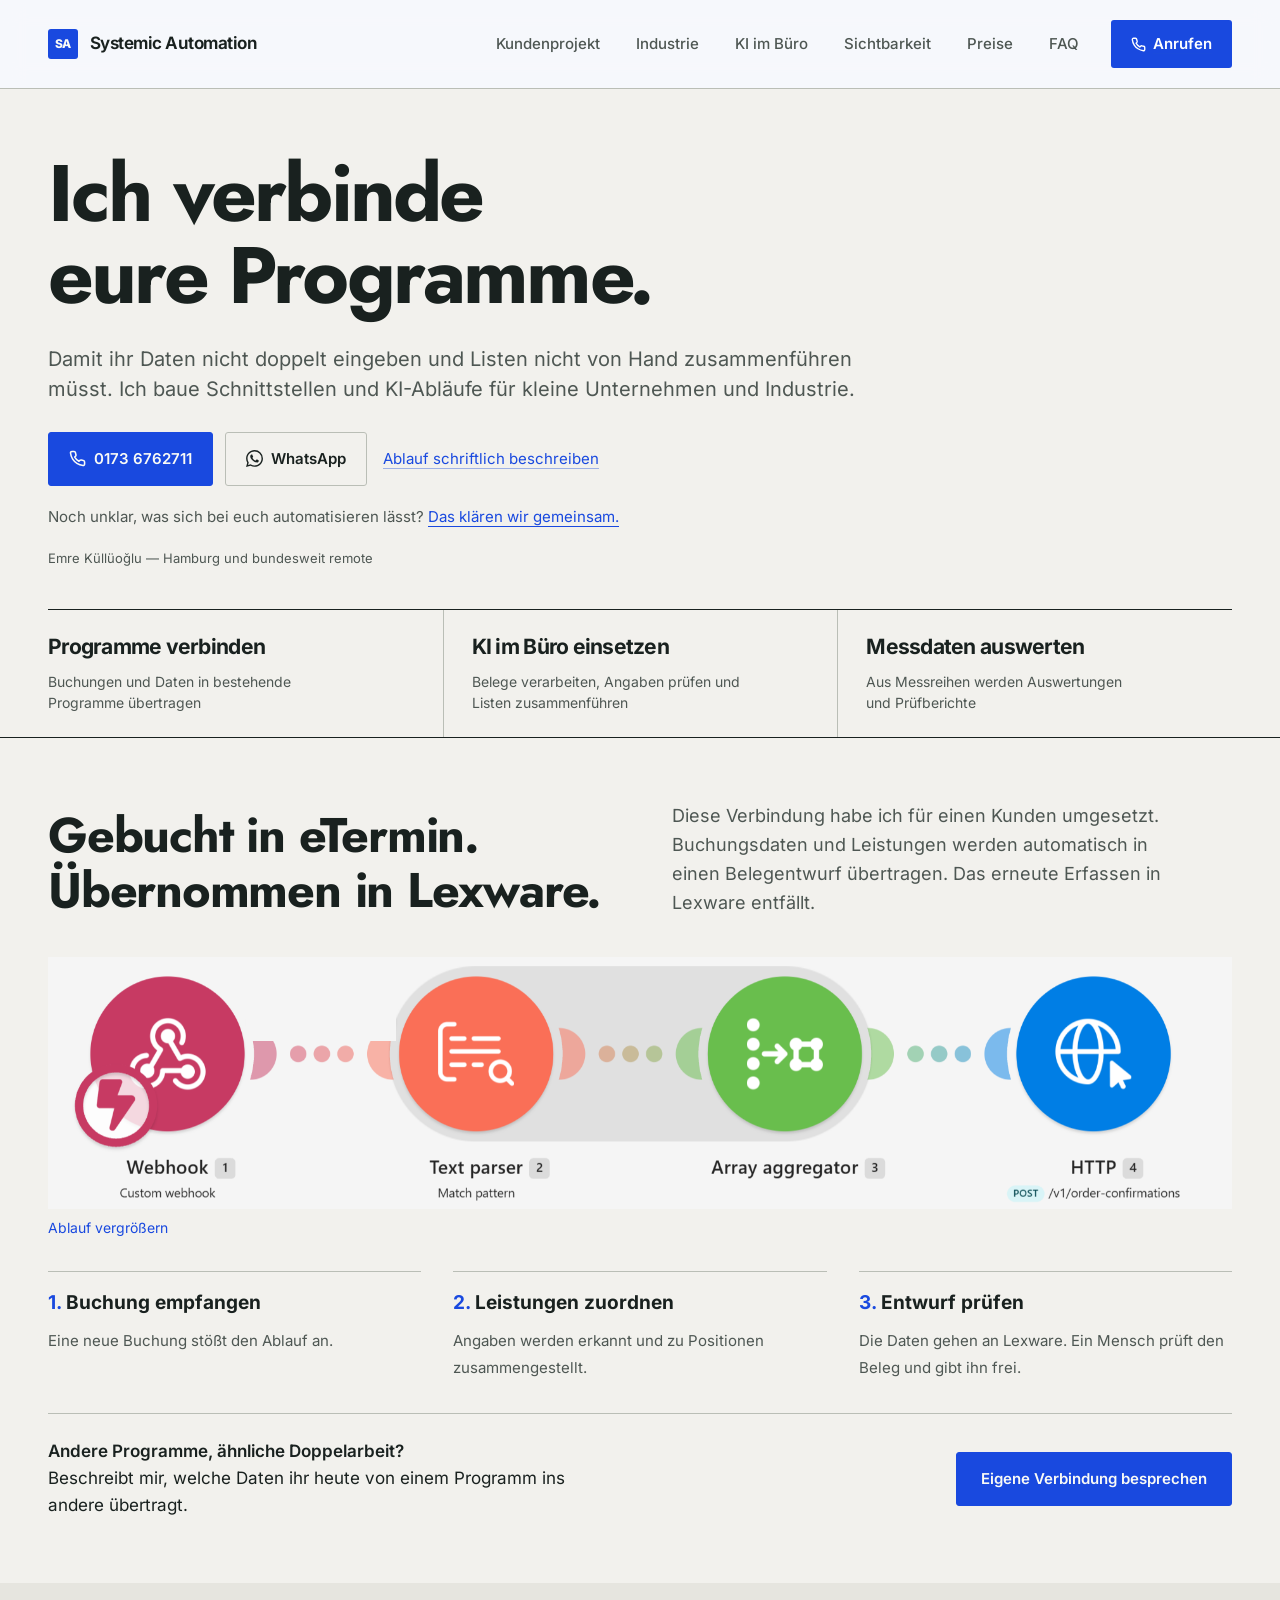
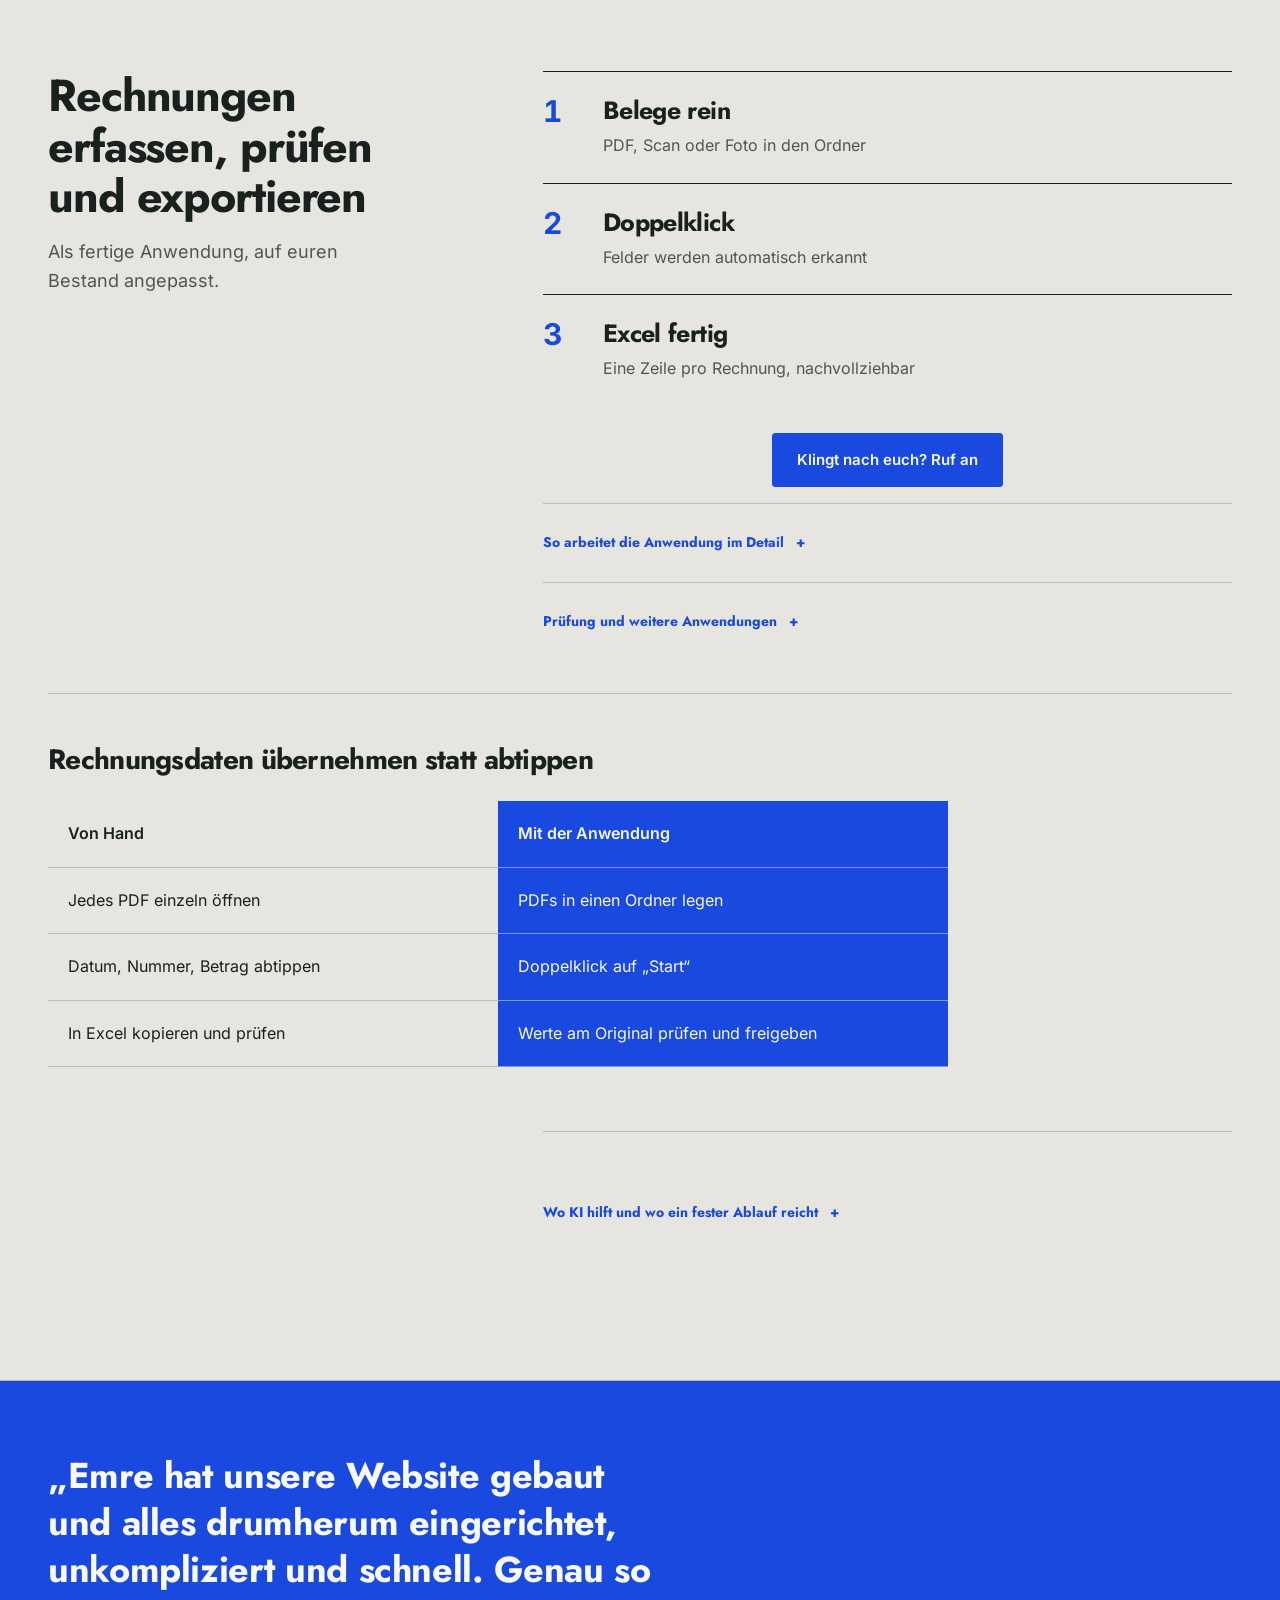
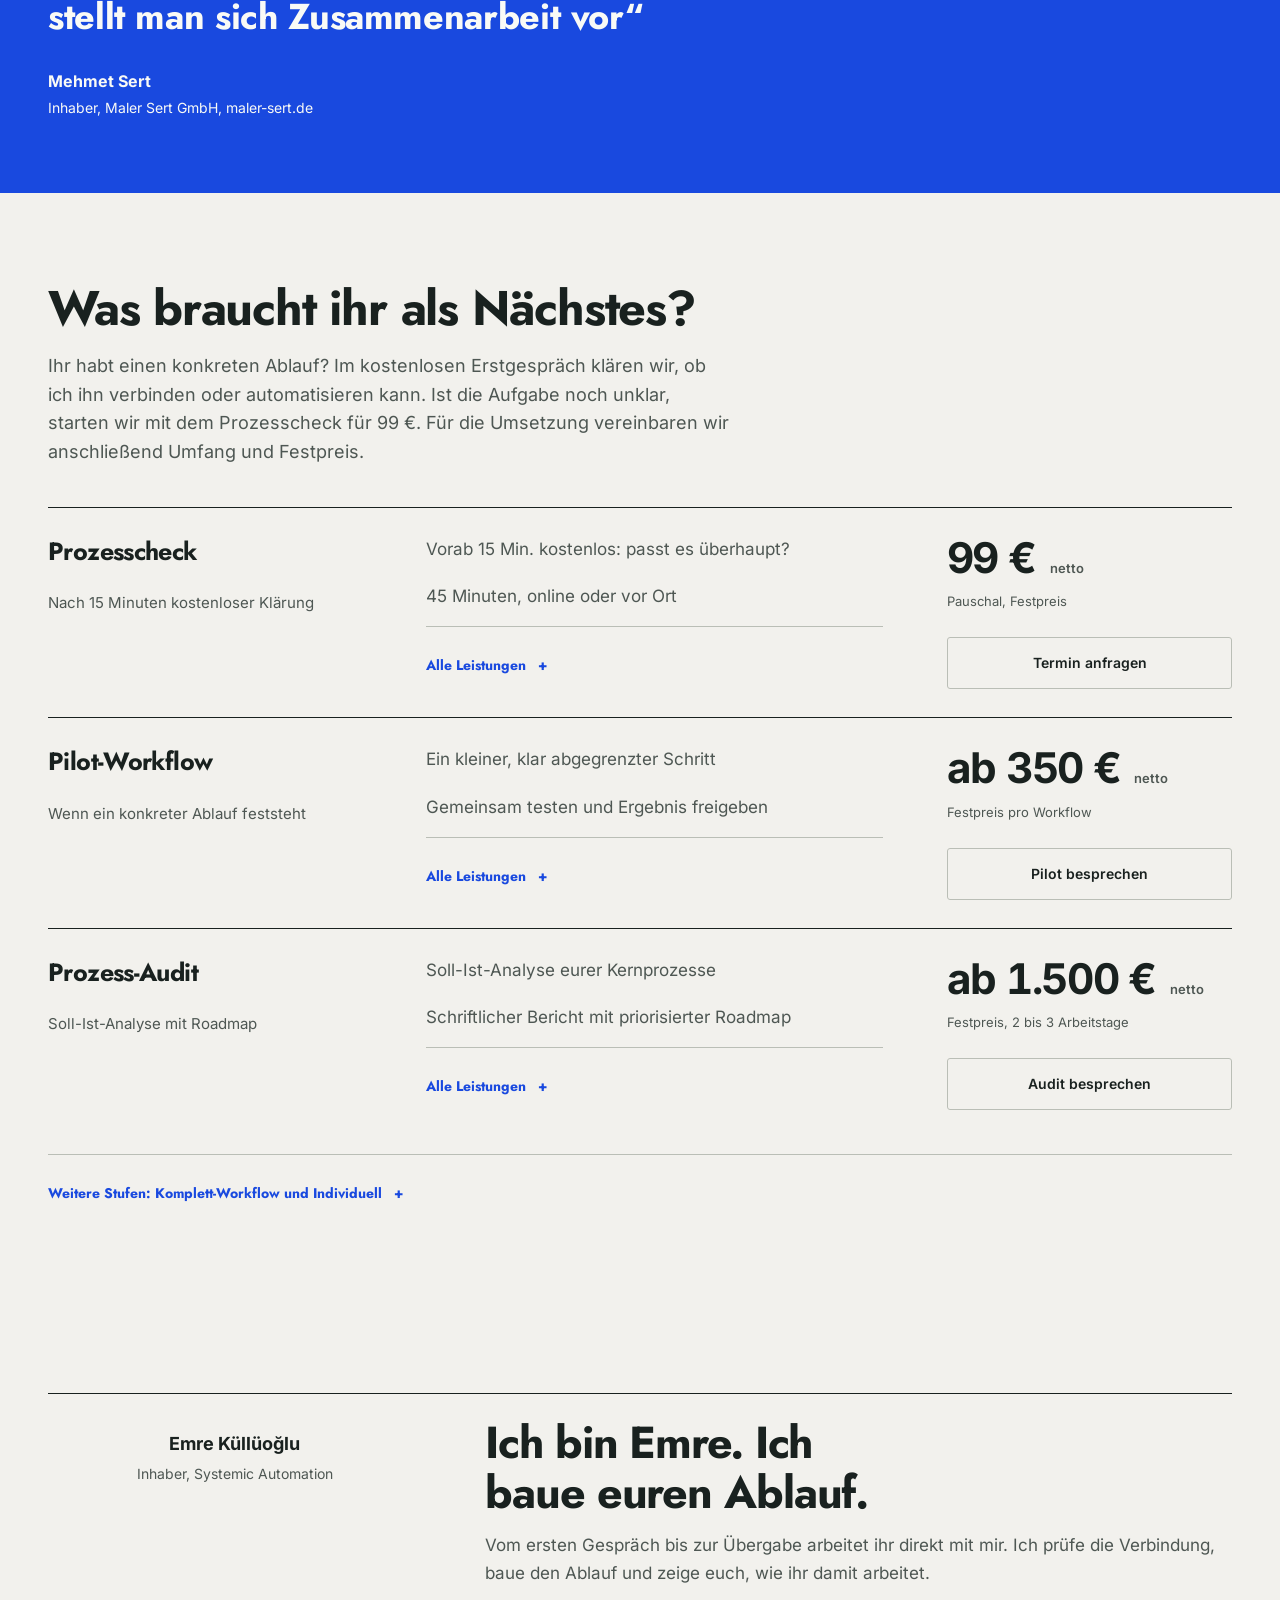
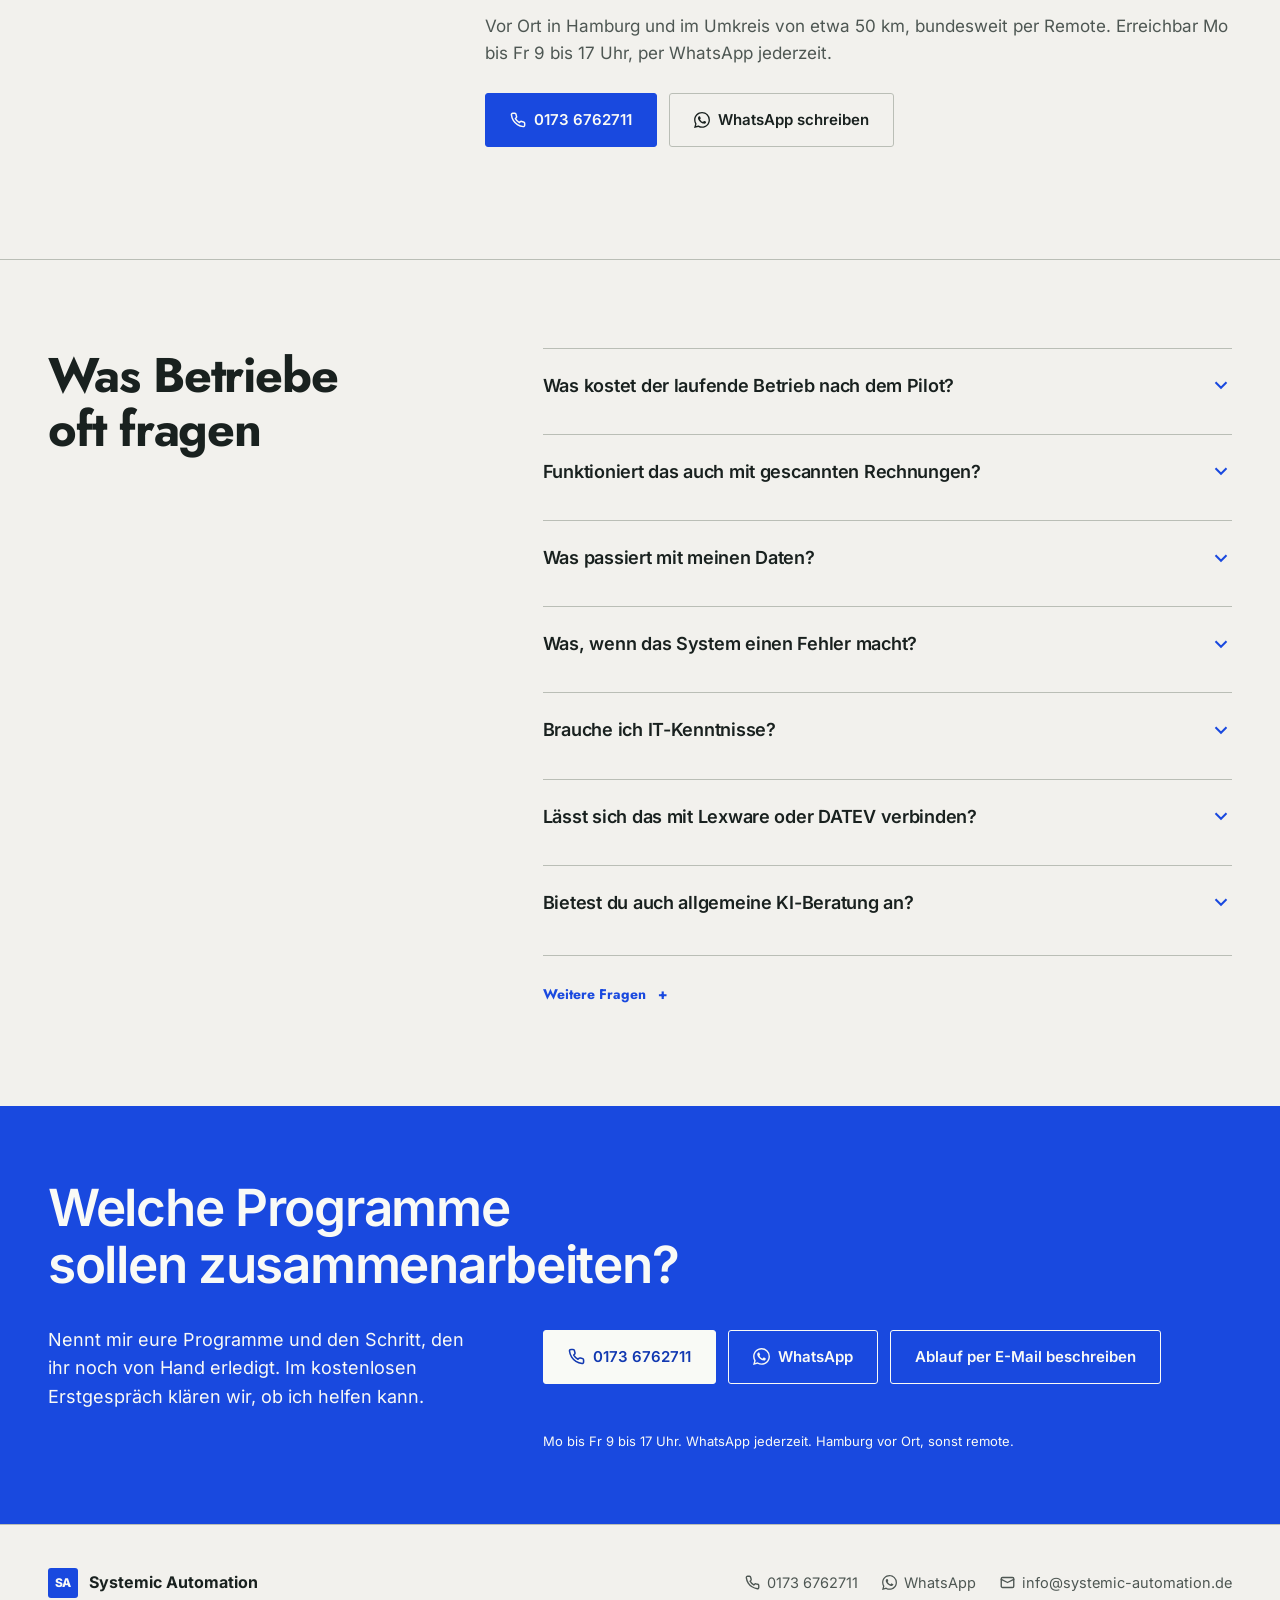
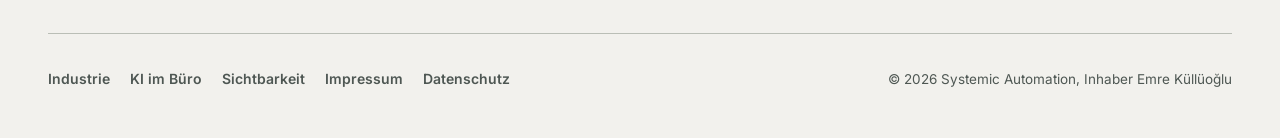
<file: index.html>
<!DOCTYPE html>

<html lang="de">
<head>
<meta charset="utf-8"/>
<meta content="width=device-width, initial-scale=1.0" name="viewport"/>
<meta content="Programme verbinden, Belege verarbeiten, Messdaten auswerten. Individuelle Automatisierung für Unternehmen in Hamburg und bundesweit. Prozesscheck 99 € netto." name="description"/>
<meta content="#0f172a" name="theme-color"/>
<title>Prozessautomatisierung für KMU und Industrie | Systemic Automation</title>
<link href="https://systemic-automation.de/" rel="canonical"/>
<link href="favicon.svg" rel="icon" type="image/svg+xml"/>
<link href="favicon.ico" rel="alternate icon"/>
<link href="apple-touch-icon.png" rel="apple-touch-icon"/>
<!-- Self-hosted Inter (DSGVO-konform, kein Google-Server zur Laufzeit) -->
<link as="font" crossorigin="" href="fonts/inter-latin-var.woff2" rel="preload" type="font/woff2"/>
<!-- Open Graph -->
<meta content="Prozessautomatisierung für KMU und Industrie | Systemic Automation" property="og:title"/>
<meta content="Programme verbinden und manuelle Arbeit automatisieren. Individuelle Abläufe für Unternehmen und Industrie. Hamburg und bundesweit remote." property="og:description"/>
<meta content="https://systemic-automation.de/og-image-v2.jpg" property="og:image"/>
<meta content="Systemic Automation: Prozessautomatisierung für KMU und Industrie" property="og:image:alt"/>
<meta content="1200" property="og:image:width"/>
<meta content="630" property="og:image:height"/>
<meta content="https://systemic-automation.de/" property="og:url"/>
<meta content="website" property="og:type"/>
<meta content="de_DE" property="og:locale"/>
<meta content="Systemic Automation" property="og:site_name"/>
<!-- Twitter -->
<meta content="summary_large_image" name="twitter:card"/>
<meta content="Prozessautomatisierung für KMU und Industrie | Systemic Automation" name="twitter:title"/>
<meta content="Schnittstellen, KI und individuelle Automatisierung für Unternehmen und Industrie. Umfang und Preis vereinbaren wir vor der Umsetzung." name="twitter:description"/>
<meta content="https://systemic-automation.de/og-image-v2.jpg" name="twitter:image"/>
<!-- LocalBusiness / ProfessionalService Structured Data -->
<script type="application/ld+json">
{
  "@context": "https://schema.org",
  "@id": "https://systemic-automation.de/#organization",
  "@type": [
    "ProfessionalService",
    "LocalBusiness"
  ],
  "name": "Systemic Automation",
  "description": "Systemic Automation entwickelt Prozessautomatisierung für KMU, Mittelstand und Industrie: Belege prüfen, Programme verbinden, Messdaten auswerten. Umfang und Festpreis werden vor der Umsetzung vereinbart; ein Mensch prüft das Ergebnis.",
  "url": "https://systemic-automation.de/",
  "image": "https://systemic-automation.de/og-image-v2.jpg",
  "logo": {
    "@type": "ImageObject",
    "url": "https://systemic-automation.de/apple-touch-icon.png",
    "width": 180,
    "height": 180
  },
  "founder": {
    "@type": "Person",
    "name": "Emre Küllüoğlu",
    "jobTitle": "Inhaber",
    "url": "https://systemic-automation.de/",
    "sameAs": ["https://www.linkedin.com/in/emre-k%C3%BCll%C3%BCoglu-788731420/"]
  },
  "telephone": "+49-173-6762711",
  "email": "info@systemic-automation.de",
  "priceRange": "€€",
  "currenciesAccepted": "EUR",
  "paymentAccepted": "Rechnung, Überweisung",
  "openingHoursSpecification": [
    {
      "@type": "OpeningHoursSpecification",
      "dayOfWeek": [
        "Monday",
        "Tuesday",
        "Wednesday",
        "Thursday",
        "Friday"
      ],
      "opens": "09:00",
      "closes": "17:00"
    }
  ],
  "areaServed": [
    {
      "@type": "Country",
      "name": "Deutschland"
    },
    {
      "@type": "City",
      "name": "Hamburg"
    }
  ],
  "knowsAbout": [
    "Büroautomatisierung",
    "PDF-Verarbeitung",
    "Excel-Automatisierung",
    "Dokumentenprüfung",
    "Rechnungs-Auslesung",
    "Datenkonsolidierung",
    "Messdatenauswertung",
    "Prüfberichte"
  ],
  "hasOfferCatalog": {
    "@type": "OfferCatalog",
    "name": "Leistungen Systemic Automation",
    "itemListElement": [
      {
        "@type": "Offer",
        "price": "99",
        "priceCurrency": "EUR",
        "itemOffered": {
          "@type": "Service",
          "name": "Prozesscheck",
          "description": "45-min Gespräch + eine Seite Befund und Maßnahmen am nächsten Werktag: die drei größten Zeitfresser, je eine Einschätzung und ein empfohlener nächster Schritt."
        }
      },
      {
        "@type": "Offer",
        "price": "1500",
        "priceCurrency": "EUR",
        "priceSpecification": {
          "@type": "PriceSpecification",
          "price": "1500",
          "priceCurrency": "EUR",
          "valueAddedTaxIncluded": false,
          "description": "Festpreis ab 1.500 € netto, 2-3 Arbeitstage"
        },
        "itemOffered": {
          "@type": "Service",
          "name": "Prozess-Audit + Roadmap",
          "description": "Soll-Ist-Analyse der Kernprozesse mit schriftlichem Bericht und priorisierter Roadmap: was sich automatisieren lohnt, was nicht, und in welcher Reihenfolge. Umsetzung auf Wunsch aus einer Hand."
        }
      },
      {
        "@type": "Offer",
        "price": "350",
        "priceCurrency": "EUR",
        "priceSpecification": {
          "@type": "PriceSpecification",
          "price": "350",
          "priceCurrency": "EUR",
          "valueAddedTaxIncluded": false,
          "description": "Festpreis ab 350 € netto pro Workflow nach Spezifikation"
        },
        "itemOffered": {
          "@type": "Service",
          "name": "Pilot-Workflow",
          "description": "Ein kleiner, klar abgegrenzter Automatisierungsschritt. Bedienung passend zu den Programmen des Kunden, gemeinsamer Test und Übergabe, inklusive 2 Wochen Hotfix-Support."
        }
      },
      {
        "@type": "Offer",
        "price": "1900",
        "priceCurrency": "EUR",
        "priceSpecification": {
          "@type": "PriceSpecification",
          "price": "1900",
          "priceCurrency": "EUR",
          "valueAddedTaxIncluded": false,
          "description": "Festpreis ab 1.900 € netto nach Spezifikation"
        },
        "itemOffered": {
          "@type": "Service",
          "name": "Komplett-Workflow (Umsetzung)",
          "description": "Mehrere wiederkehrende Büroprozesse end-to-end automatisiert: mehrere Datenquellen (PDF, Excel, E-Mail), Einrichtung und Einweisung des Teams, CSV-/Excel-Export für den Import in die Buchhaltungssoftware, 3 Monate Support nach Übergabe."
        }
      },
      {
        "@type": "Offer",
        "price": "95",
        "priceCurrency": "EUR",
        "priceSpecification": {
          "@type": "UnitPriceSpecification",
          "price": "95",
          "priceCurrency": "EUR",
          "unitText": "HUR",
          "valueAddedTaxIncluded": false
        },
        "itemOffered": {
          "@type": "Service",
          "name": "Individuelle Umsetzung",
          "description": "Mehrere verknüpfte Workflows, Spezialanforderungen oder größere Datenmengen — aufwandsbasiert nach schriftlicher Schätzung."
        }
      }
    ]
  },
  "contactPoint": {
    "@type": "ContactPoint",
    "telephone": "+49-173-6762711",
    "email": "info@systemic-automation.de",
    "contactType": "customer service",
    "areaServed": "DE",
    "availableLanguage": "German"
  },
  "address": {
    "@type": "PostalAddress",
    "addressLocality": "Hamburg",
    "addressCountry": "DE"
  },
  "sameAs": [
    "https://www.google.com/maps?cid=134216840794642785",
    "https://www.linkedin.com/company/systemic-automation/",
    "https://www.instagram.com/systemicautomation/",
    "https://www.tiktok.com/@systemicautomation"
  ]
}
</script>
<!-- FAQ Structured Data -->
<script type="application/ld+json">
{
  "@context": "https://schema.org",
  "@type": "FAQPage",
  "mainEntity": [
    {
      "@type": "Question",
      "name": "Was ist Prozessautomatisierung für KMU?",
      "acceptedAnswer": {
        "@type": "Answer",
        "text": "Prozessautomatisierung heißt, dass ein Ablauf, der bei euch jede Woche gleich läuft, von einem Programm erledigt wird, zum Beispiel Belege erfassen oder eine Buchung in einen Rechnungsentwurf übertragen. Ein Mensch prüft das Ergebnis und gibt frei. Für kleine Büros, Handwerksbetriebe und den Mittelstand baue ich das zum vereinbarten Festpreis. Kosten für beteiligte Dienste klären wir vorab."
      }
    },
    {
      "@type": "Question",
      "name": "Wie richte ich ein digitales Büro ein?",
      "acceptedAnswer": {
        "@type": "Answer",
        "text": "Schritt für Schritt statt auf einmal. Im Prozesscheck (99 €) suchen wir die Aufgabe, die am meisten Zeit frisst, und automatisieren zuerst nur diese. Danach folgt der nächste Ablauf. So wird das Büro nach und nach digital, ohne neue Plattform und ohne Großprojekt."
      }
    },
    {
      "@type": "Question",
      "name": "Was bringt KI-Automatisierung im Büro?",
      "acceptedAnswer": {
        "@type": "Answer",
        "text": "KI nimmt euch Tipparbeit ab, zum Beispiel beim Lesen von Rechnungen und Belegen. Nicht jeder Ablauf braucht KI: Eine Buchung in einen Rechnungsentwurf zu übertragen läuft mit einem festen Ablauf ohne KI. Ich sage euch, was zu eurem Büro passt. Ein Mensch prüft jedes Ergebnis."
      }
    },
    {
      "@type": "Question",
      "name": "Wie führe ich KI im Unternehmen ein?",
      "acceptedAnswer": {
        "@type": "Answer",
        "text": "Klein anfangen: mit einem wiederkehrenden Ablauf, der jede Woche gleich läuft, zum Beispiel Belege erfassen oder Angebote schreiben. Im Prozesscheck (99 €) gehen wir euren Büroalltag durch und finden die Aufgabe, die am meisten Zeit frisst. Danach folgt ein Pilot mit euren echten Daten. Kein Großprojekt und keine Plattform."
      }
    },
    {
      "@type": "Question",
      "name": "Bietest du auch allgemeine KI-Beratung an?",
      "acceptedAnswer": {
        "@type": "Answer",
        "text": "Nein. Ich berate immer an einem konkreten Ablauf: Was lässt sich bei euch automatisieren, was spart es ungefähr, was kostet die Umsetzung als Festpreis. Eine allgemeine KI-Strategie oder Schulungen biete ich nicht an."
      }
    },
    {
      "@type": "Question",
      "name": "Brauche ich für den Workflow eine Cloud-Lösung?",
      "acceptedAnswer": {
        "@type": "Answer",
        "text": "Ihr braucht keine Cloud-Plattform und kein eigenes Konto. Die Anwendung läuft auf eurem Rechner, sendet Belege zur Texterkennung aber an Mistral über den EU-Endpunkt; Prüfung, Freigabe und Export bleiben lokal. E-Rechnungen im XML-Format liest sie ohne externen Dienst."
      }
    },
    {
      "@type": "Question",
      "name": "Was kostet der laufende Betrieb nach dem Pilot?",
      "acceptedAnswer": {
        "@type": "Answer",
        "text": "Keine Lizenz, kein Abo. Für die Texterkennung berechnet Mistral eine Gebühr je Seite. Die rechne ich für eure Belegmenge vorab aus und weise sie im Angebot getrennt aus."
      }
    },
    {
      "@type": "Question",
      "name": "Wie schnell ist ein Pilot einsatzbereit?",
      "acceptedAnswer": {
        "@type": "Answer",
        "text": "Geplant sind 1 bis 2 Wochen nach dem Erstgespräch; den verbindlichen Termin nenne ich im Angebot. Bei komplexeren Workflows entsprechend nach Aufwandsschätzung."
      }
    },
    {
      "@type": "Question",
      "name": "Funktioniert das auch mit gescannten Rechnungen?",
      "acceptedAnswer": {
        "@type": "Answer",
        "text": "Ja, Scans und Bild-PDFs gehen zur Texterkennung an Mistral. Wie zuverlässig das bei euren Belegen klappt, testen wir vor dem Einsatz mit euren Dokumenttypen. Trefferquoten nenne ich erst danach."
      }
    },
    {
      "@type": "Question",
      "name": "Was passiert mit meinen Daten?",
      "acceptedAnswer": {
        "@type": "Answer",
        "text": "Während der Umsetzung arbeite ich möglichst mit anonymisierten Beispiel-Dokumenten. Im Betrieb liegen eure Dokumente auf eurem Rechner; zur Texterkennung werden sie an Mistral über den EU-Endpunkt übertragen. Auftragsverarbeitung, Speicherdauer und Ausschluss vom Modelltraining klären wir vor dem ersten Einsatz mit echten Daten."
      }
    },
    {
      "@type": "Question",
      "name": "Was, wenn das System einen Fehler macht?",
      "acceptedAnswer": {
        "@type": "Answer",
        "text": "Jeder Workflow markiert unsichere Stellen für die manuelle Prüfung. Es wird nichts ungefragt versendet oder gebucht. Ihr behaltet die letzte Kontrolle. Der Workflow nimmt nur die Tipparbeit ab."
      }
    },
    {
      "@type": "Question",
      "name": "Brauche ich IT-Kenntnisse?",
      "acceptedAnswer": {
        "@type": "Answer",
        "text": "Nein. Ihr bekommt eine Verknüpfung auf den Desktop oder einen Ordner, in den ihr Dateien legt. Mehr nicht. Die Anleitung passt auf eine Seite."
      }
    },
    {
      "@type": "Question",
      "name": "Und wenn eine fertige Buchhaltungssoftware besser passt?",
      "acceptedAnswer": {
        "@type": "Answer",
        "text": "Dann sage ich euch das. Programme wie DATEV oder Lexware richte ich selbst nicht ein; dafür sind Anbieter oder eure Steuerkanzlei die richtigen Ansprechpartner. Ich baue nur dort, wo ein eigener Ablauf wirklich Arbeit spart."
      }
    },
    {
      "@type": "Question",
      "name": "Lässt sich das mit Lexware oder DATEV verbinden?",
      "acceptedAnswer": {
        "@type": "Answer",
        "text": "Bei Lexware ist eine Anbindung möglich, wenn euer Tarif eine Schnittstelle freischaltet, zum Beispiel für den Rechnungsentwurf nach einer Terminbuchung. Die Verbindung von eTermin und Lexware habe ich bereits bei einem Kunden umgesetzt; sie ist dort erprobt und funktioniert. Ob sich eure Programme verbinden lassen, prüfe ich vorab. Bei DATEV liefere ich CSV- oder Excel-Dateien für den Import, eine direkte Schnittstelle biete ich dort nicht an."
      }
    }
  ]
}
</script>
<style>
  /* Inter — self-hosted Variable Font (Weight 400–800), latin + latin-ext */
  @font-face {
    font-family: "Inter";
    font-style: normal;
    font-weight: 400 800;
    font-display: swap;
    src: url("fonts/inter-latin-var.woff2") format("woff2");
    unicode-range: U+0000-00FF, U+0131, U+0152-0153, U+02BB-02BC, U+02C6, U+02DA, U+02DC, U+0304, U+0308, U+0329, U+2000-206F, U+20AC, U+2122, U+2191, U+2193, U+2212, U+2215, U+FEFF, U+FFFD;
  }
  @font-face {
    font-family: "Inter";
    font-style: normal;
    font-weight: 400 800;
    font-display: swap;
    src: url("fonts/inter-latin-ext-var.woff2") format("woff2");
    unicode-range: U+0100-02BA, U+02BD-02C5, U+02C7-02CC, U+02CE-02D7, U+02DD-02FF, U+0304, U+0308, U+0329, U+1D00-1DBF, U+1E00-1E9F, U+1EF2-1EFF, U+2020, U+20A0-20AB, U+20AD-20C0, U+2113, U+2C60-2C7F, U+A720-A7FF;
  }

  :root {
    /* Slate / Tech-Blue Palette */
    --ink:        #0b1220;  /* slate-900 — headings */
    --ink-soft:   #475569;  /* slate-600 — body */
    --ink-muted:  #56617c;  /* slate-500 — captions */
    --line:       #e2e8f0;  /* slate-200 — borders */
    --line-soft:  #f1f5f9;  /* slate-100 */
    --bg:         #ffffff;  /* base */
    --bg-alt:     #f8fafc;  /* slate-50 — alternating sections */
    --bg-alt2:    #f1f5f9;  /* slate-100 — deeper bands */
    --card:       #ffffff;
    --hero-bg:    #0f172a;  /* slate-900 hero */
    --hero-bg-2:  #1e293b;  /* slate-800 */
    --accent:     #2563eb;  /* blue-600 */
    --accent-strong: #1d4ed8; /* blue-700 */
    --accent-soft: #eff6ff; /* blue-50 */
    --accent-line: #bfdbfe; /* blue-200 */
    --danger:     #b91c1c;  /* red-700 */
    --danger-soft:#fef2f2;  /* red-50 */
    --danger-line:#fecaca;  /* red-200 */
    --ok:         #15803d;  /* green-700 */
    --ok-soft:    #f0fdf4;  /* green-50 */
    --ok-line:    #bbf7d0;  /* green-200 */
    --radius:     12px;
    --radius-lg:  16px;
    --shadow-sm:  0 1px 2px rgba(15,23,42,0.04), 0 1px 3px rgba(15,23,42,0.06);
    --shadow-md:  0 4px 6px -1px rgba(15,23,42,0.06), 0 10px 24px -8px rgba(15,23,42,0.12);
    --shadow-lg:  0 20px 48px -12px rgba(15,23,42,0.22);
    --font: "Inter", -apple-system, BlinkMacSystemFont, "Segoe UI", Roboto, Helvetica, Arial, sans-serif;
  }

  * { box-sizing: border-box; }
  html { scroll-behavior: smooth; -webkit-text-size-adjust: 100%; }
  body {
    margin: 0;
    font-family: var(--font);
    background: var(--bg);
    color: var(--ink-soft);
    line-height: 1.65;
    font-size: 17px;
    -webkit-font-smoothing: antialiased;
    text-rendering: optimizeLegibility;
    letter-spacing: -0.011em;
  }
  h1, h2, h3, h4 { color: var(--ink); letter-spacing: -0.025em; line-height: 1.15; }
  a { color: var(--accent-strong); }

  .container { max-width: 1140px; margin: 0 auto; padding: 0 24px; }
  .container-narrow { max-width: 820px; margin: 0 auto; padding: 0 24px; }

  /* Skip-Link */
  .skip-link {
    position: fixed; top: 12px; left: 12px;
    background: var(--ink); color: #fff;
    padding: 10px 16px; border-radius: 8px;
    text-decoration: none; font-weight: 600; z-index: 200;
    transform: translateY(calc(-100% - 24px));
    transition: transform 0.15s ease;
  }
  .skip-link:focus { transform: translateY(0); }

  /* ---------- Top Nav ---------- */
  .topbar {
    position: sticky; top: 0; z-index: 100;
    background: rgba(255,255,255,0.82);
    backdrop-filter: saturate(180%) blur(12px);
    -webkit-backdrop-filter: saturate(180%) blur(12px);
    border-bottom: 1px solid var(--line);
  }
  .nav {
    min-height: 64px; display: flex; align-items: center;
    justify-content: space-between; gap: 20px;
  }
  .brand {
    display: flex; align-items: center; gap: 10px;
    font-weight: 700; font-size: 17px; color: var(--ink);
    text-decoration: none; letter-spacing: -0.02em;
  }
  .brand-mark {
    width: 30px; height: 30px; border-radius: 8px;
    background: linear-gradient(135deg, var(--accent), var(--accent-strong));
    display: grid; place-items: center; color: #fff;
    font-weight: 800; font-size: 12px; letter-spacing: -0.02em; flex: none;
    box-shadow: 0 2px 8px rgba(37,99,235,0.35);
  }
  .nav-links { display: flex; align-items: center; gap: 28px; }
  .nav-links a {
    color: var(--ink-soft); text-decoration: none; font-size: 15px;
    font-weight: 500; transition: color 0.15s ease;
  }
  .nav-links a:hover { color: var(--ink); }
  .nav-cta {
    display: inline-flex; align-items: center; gap: 7px;
    background: var(--accent); color: #fff !important;
    padding: 9px 18px; border-radius: 9px; font-weight: 600 !important;
    font-size: 15px; transition: background 0.15s ease, transform 0.15s ease;
  }
  .nav-cta:hover { background: var(--accent-strong); transform: translateY(-1px); }
  .nav-menu-links { display: flex; align-items: center; gap: 28px; }
  @media (max-width: 760px) {
    .nav-menu-links .nav-links { display: none; }
  }

  /* ---------- Buttons ---------- */
  .btn {
    display: inline-flex; align-items: center; justify-content: center; gap: 8px;
    padding: 14px 26px; border-radius: 10px; text-decoration: none;
    font-weight: 600; font-size: 16px; border: 1px solid transparent;
    cursor: pointer; transition: transform 0.18s cubic-bezier(.2,.7,.3,1), background 0.18s ease, box-shadow 0.18s ease, border-color 0.18s ease;
    will-change: transform;
  }
  .btn-primary { background: var(--accent); color: #fff; box-shadow: 0 4px 14px -2px rgba(37,99,235,0.4); }
  .btn-primary:hover { background: var(--accent-strong); transform: translateY(-2px); box-shadow: 0 10px 15px -3px rgba(37,99,235,0.3); }
  .btn-secondary { background: var(--card); color: var(--ink); border-color: var(--line); }
  .btn-secondary:hover { border-color: var(--ink-muted); transform: translateY(-2px); }
  .btn-ghost-light { background: rgba(255,255,255,0.08); color: #fff; border-color: rgba(255,255,255,0.18); }
  .btn-ghost-light:hover { background: rgba(255,255,255,0.14); transform: translateY(-2px); }
  .btn-lg { padding: 17px 32px; font-size: 17px; }

  /* ---------- Hero ---------- */
  .hero {
    background:
      radial-gradient(1200px 500px at 80% -10%, rgba(37,99,235,0.18), transparent 60%),
      radial-gradient(900px 400px at 0% 110%, rgba(37,99,235,0.10), transparent 55%),
      var(--hero-bg);
    color: #e2e8f0;
    padding: 88px 0 96px;
    position: relative;
    overflow: hidden;
  }
  .hero::before {
    content: ""; position: absolute; inset: 0;
    background-image:
      linear-gradient(rgba(148,163,184,0.06) 1px, transparent 1px),
      linear-gradient(90deg, rgba(148,163,184,0.06) 1px, transparent 1px);
    background-size: 56px 56px;
    mask-image: radial-gradient(900px 500px at 70% 10%, #000 30%, transparent 75%);
    -webkit-mask-image: radial-gradient(900px 500px at 70% 10%, #000 30%, transparent 75%);
    pointer-events: none;
  }
  .hero-grid {
    position: relative; display: grid; gap: 56px; align-items: center;
    grid-template-columns: 1fr;
  }
  .hero-eyebrow {
    display: inline-flex; align-items: center; gap: 8px;
    font-size: 13px; font-weight: 600; letter-spacing: 0.02em;
    color: #93c5fd; background: rgba(37,99,235,0.12);
    border: 1px solid rgba(59,130,246,0.25);
    padding: 6px 13px; border-radius: 999px; margin-bottom: 24px;
  }
  .hero-eyebrow .dot {
    width: 7px; height: 7px; border-radius: 50%; background: #3b82f6;
    box-shadow: 0 0 0 0 rgba(59,130,246,0.6); animation: pulse 2.4s infinite;
  }
  @keyframes pulse {
    0% { box-shadow: 0 0 0 0 rgba(59,130,246,0.55); }
    70% { box-shadow: 0 0 0 8px rgba(59,130,246,0); }
    100% { box-shadow: 0 0 0 0 rgba(59,130,246,0); }
  }
  .hero h1 {
    color: #fff; font-size: clamp(34px, 5vw, 52px);
    margin: 0 0 22px; font-weight: 800; letter-spacing: -0.03em;
  }
  .hero h1 .accent { color: #60a5fa; }
  .hero-lead {
    font-size: clamp(17px, 2.2vw, 20px); color: #cbd5e1;
    margin: 0 0 30px; max-width: 540px;
  }
  .hero-bullets { list-style: none; padding: 0; margin: 0 0 34px; display: grid; gap: 13px; }
  .hero-bullets li {
    display: flex; align-items: flex-start; gap: 12px;
    color: #e2e8f0; font-size: 16px;
  }
  .hero-bullets .check {
    flex: none; width: 22px; height: 22px; border-radius: 6px; margin-top: 1px;
    background: rgba(37,99,235,0.18); border: 1px solid rgba(96,165,250,0.4);
    display: grid; place-items: center; color: #60a5fa; font-size: 13px; font-weight: 700;
  }
  .hero-cta { display: flex; flex-wrap: wrap; gap: 14px; margin-bottom: 22px; }
  .hero-trust {
    display: flex; flex-wrap: wrap; gap: 18px;
    font-size: 13.5px; color: #94a3b8;
  }
  .hero-trust span { display: inline-flex; align-items: center; gap: 7px; }
  .hero-trust svg { color: #60a5fa; }

  /* ---------- Demo-Video (Hero) ---------- */
  .demo { margin: 0; scroll-margin-top: 90px; }
  .demo video {
    display: block; width: 100%; height: auto; aspect-ratio: 16 / 9; background: #0f172a;
    border-radius: 16px; border: 1px solid rgba(148,163,184,0.25);
    box-shadow: 0 30px 60px -20px rgba(2,6,23,0.6); cursor: pointer;
  }
  .demo-frame { position: relative; }
  .demo-play { position: absolute; inset: 0 0 48px 0; background: transparent; border: 0; cursor: pointer; }
  .demo figcaption { margin-top: 8px; font-size: 11px; line-height: 1.4; color: #94a3b8; }

  /* ---------- Sections ---------- */
  section { padding: 128px 0; scroll-margin-top: 80px; }
  .section-alt   { background: var(--bg-alt);  border-top: 1px solid var(--line); border-bottom: 1px solid var(--line); }
  .section-slate { background: var(--bg-alt2); border-top: 1px solid var(--line); border-bottom: 1px solid var(--line); }
  .section-white { background: #ffffff; }
  .section-head { max-width: 700px; margin: 0 auto 68px; text-align: center; }
  .section-head .kicker {
    display: inline-block; font-size: 13px; font-weight: 700; letter-spacing: 0.06em;
    text-transform: uppercase; color: var(--accent); margin-bottom: 14px;
  }
  .section-head h2 { font-size: clamp(28px, 4vw, 38px); margin: 0 0 16px; }
  .section-head p { font-size: 18px; color: var(--ink-soft); margin: 0; }

  /* ---------- Workflow ---------- */
  .workflow-feature {
    display: grid; gap: 0; grid-template-columns: 1fr;
    background: var(--card); border: 1px solid var(--line);
    border-radius: var(--radius-lg); overflow: hidden; box-shadow: var(--shadow-md);
  }
  @media (min-width: 820px) { .workflow-feature { grid-template-columns: 1.2fr 1fr; } }
  .wf-text { padding: 40px; }
  .wf-text h3 { font-size: 24px; margin: 0 0 14px; }
  .wf-text p { margin: 0 0 16px; }
  .wf-save {
    display: inline-flex; align-items: center; gap: 9px;
    background: var(--ok-soft); border: 1px solid var(--ok-line); color: var(--ok);
    padding: 10px 16px; border-radius: 10px; font-weight: 600; font-size: 15px; margin-bottom: 24px;
  }
  .wf-side {
    background: var(--bg-alt2); border-left: 1px solid var(--line);
    padding: 40px; display: flex; flex-direction: column; justify-content: center; gap: 14px;
  }
  .wf-step { display: flex; align-items: center; gap: 14px; }
  .wf-step .num {
    flex: none; width: 34px; height: 34px; border-radius: 9px; background: var(--ink);
    color: #fff; display: grid; place-items: center; font-weight: 700; font-size: 15px;
  }
  .wf-step .lbl b { display: block; color: var(--ink); font-size: 15px; }
  .wf-step .lbl span { font-size: 13.5px; color: var(--ink-muted); }
  .wf-arrow { color: var(--line); margin-left: 16px; height: 14px; }

  .also { margin-top: 40px; }
  .also-head { font-size: 14px; font-weight: 700; letter-spacing: 0.04em; text-transform: uppercase; color: var(--ink-muted); margin: 0 0 18px; text-align: center; }
  .also-grid { display: grid; gap: 16px; grid-template-columns: 1fr; }
  @media (min-width: 760px) { .also-grid { grid-template-columns: repeat(3, 1fr); } }
  .also-card {
    background: var(--card); border: 1px solid var(--line); border-radius: var(--radius);
    padding: 22px; transition: transform 0.18s ease, box-shadow 0.18s ease, border-color 0.18s ease;
  }
  .also-card:hover { transform: translateY(-3px); box-shadow: var(--shadow-md); border-color: var(--accent-line); }
  .also-card b { display: block; color: var(--ink); font-size: 16px; margin-bottom: 6px; }
  .also-card span { font-size: 14.5px; color: var(--ink-soft); }

  /* ---------- Vorher / Nachher ---------- */
  .compare { display: grid; gap: 22px; grid-template-columns: 1fr; align-items: stretch; }
  @media (min-width: 760px) { .compare { grid-template-columns: 1fr auto 1fr; align-items: center; } }
  .compare-card {
    border-radius: 16px; padding: 40px;
    box-shadow: 0 4px 6px -1px rgba(0,0,0,0.05), 0 2px 4px -1px rgba(0,0,0,0.04);
    border: 1px solid var(--line); background: #ffffff; height: 100%;
    transition: transform 0.2s ease, box-shadow 0.2s ease;
  }
  .compare-card:hover { transform: translateY(-4px); box-shadow: 0 20px 40px -12px rgba(15,23,42,0.15); }
  .compare-card .tag {
    display: inline-flex; align-items: center; gap: 8px; font-size: 13px; font-weight: 700;
    letter-spacing: 0.04em; text-transform: uppercase; padding: 5px 12px; border-radius: 999px; margin-bottom: 20px;
  }
  .compare-before { border-top: 3px solid #ef4444; }
  .compare-before .tag { color: var(--danger); background: var(--danger-soft); border: 1px solid var(--danger-line); }
  .compare-after { border-top: 3px solid #10b981; }
  .compare-after .tag { color: var(--ok); background: var(--ok-soft); border: 1px solid var(--ok-line); }
  .compare-card ul { list-style: none; padding: 0; margin: 0 0 22px; display: grid; gap: 11px; }
  .compare-card li { display: flex; align-items: center; gap: 11px; font-size: 15.5px; color: var(--ink-soft); }
  .compare-card li .ic { flex: none; width: 20px; height: 20px; border-radius: 50%; display: grid; place-items: center; font-size: 11px; font-weight: 800; }
  .compare-before li .ic { background: var(--danger-soft); color: var(--danger); border: 1px solid var(--danger-line); }
  .compare-after li .ic { background: var(--ok-soft); color: var(--ok); border: 1px solid var(--ok-line); }
  .compare-stat { display: flex; align-items: baseline; gap: 8px; padding-top: 18px; border-top: 1px solid var(--line); }
  .compare-stat b { font-size: 34px; font-weight: 800; letter-spacing: -0.03em; }
  .compare-before .compare-stat b { color: var(--danger); }
  .compare-after .compare-stat b { color: var(--ok); }
  .compare-stat span { font-size: 14px; color: var(--ink-muted); }
  .compare-mid {
    display: grid; place-items: center; color: var(--ink-muted);
  }
  .compare-mid .arrow {
    width: 48px; height: 48px; border-radius: 50%; background: var(--accent); color: #fff;
    display: grid; place-items: center; box-shadow: var(--shadow-md); font-size: 20px;
  }
  @media (max-width: 759px) { .compare-mid .arrow { transform: rotate(90deg); } }
  .vn-figure { margin: 0 0 2.5rem; padding: 0; }
  @media (max-width: 640px) { .vn-figure { display: none; } } /* SVG-Labels wären auf Mobile ~3px, Vergleichskarten decken den Inhalt ab */
  .vn-figure img, .vn-figure svg { width: 100%; height: auto; display: block; border-radius: 12px; }
  .compare-savings {
    margin-top: 30px; text-align: center; font-size: 18px; color: var(--ink);
    background: var(--accent-soft); border: 1px solid var(--accent-line);
    border-radius: var(--radius); padding: 18px;
  }
  .compare-savings b { color: var(--accent-strong); font-size: 22px; }

  /* ---------- Pricing ---------- */
  .audit-card {
    display: grid; gap: 28px; align-items: center; grid-template-columns: 1fr;
    background: var(--card); border: 1.5px solid var(--accent); border-radius: 16px;
    padding: 36px 32px; margin: 0 0 28px; position: relative;
    box-shadow: 0 20px 48px -12px rgba(37,99,235,0.18);
  }
  @media (min-width: 860px) { .audit-card { grid-template-columns: 1.4fr auto; } }
  .audit-card .price-badge { left: 32px; transform: none; }
  .audit-card h3 { font-size: 22px; margin: 10px 0 8px; }
  .audit-card p { margin: 0 0 14px; color: var(--ink-soft); font-size: 15.5px; }
  .audit-card ul { list-style: none; padding: 0; margin: 0; display: grid; gap: 8px; }
  .audit-card li { display: flex; gap: 10px; font-size: 14.5px; color: var(--ink-soft); }
  .audit-side { display: grid; gap: 14px; justify-items: start; }
  @media (min-width: 860px) { .audit-side { justify-items: end; text-align: right; } }
  .pricing {
    display: grid; gap: 28px; grid-template-columns: 1fr;
    align-items: start;  /* start statt stretch — erlaubt scale ohne Clipping */
  }
  @media (min-width: 860px) {
    .pricing {
      grid-template-columns: repeat(auto-fit, minmax(235px, 1fr));
      align-items: start;
    }
  }
  .price-card {
    position: relative; display: flex; flex-direction: column;
    background: var(--card); border: 1px solid var(--line); border-radius: 16px;
    padding: 40px 32px;
    box-shadow: 0 4px 6px -1px rgba(0,0,0,0.05), 0 2px 4px -1px rgba(0,0,0,0.04);
    transition: transform 0.2s ease, box-shadow 0.2s ease, border-color 0.2s ease;
  }
  .price-card:hover { transform: translateY(-4px); box-shadow: var(--shadow-md); }
  .price-card.featured {
    border: 1.5px solid var(--accent);
    box-shadow: 0 20px 48px -12px rgba(37,99,235,0.25), 0 0 0 1px rgba(37,99,235,0.12);
    padding-top: 52px;  /* Platz für Badge */
  }
  @media (min-width: 860px) {
    .price-card.featured { transform: scale(1.03); }
    .price-card.featured:hover { transform: scale(1.03) translateY(-4px); }
  }
  .price-badge {
    position: absolute; top: -14px; left: 50%; transform: translateX(-50%);
    background: #2563eb; color: #ffffff; font-size: 0.75rem; font-weight: 700;
    letter-spacing: 0.04em; padding: 0.25rem 0.75rem; border-radius: 9999px;
    box-shadow: 0 4px 12px -2px rgba(37,99,235,0.45); white-space: nowrap;
  }
  .price-card h3 { font-size: 19px; margin: 0 0 6px; }
  .price-sub { font-size: 14px; color: var(--ink-muted); margin: 0 0 20px; min-height: 20px; }
  .price-amount { display: flex; align-items: baseline; gap: 6px; margin-bottom: 4px; }
  .price-amount .num { font-size: 42px; font-weight: 800; color: var(--ink); letter-spacing: -0.03em; }
  .price-amount .unit { font-size: 16px; color: var(--ink-muted); font-weight: 600; }
  .price-note { font-size: 13.5px; color: var(--ink-muted); margin: 0 0 24px; }
  .price-card ul { list-style: none; padding: 0; margin: 0 0 28px; display: grid; gap: 12px; flex: 1; }
  .price-card li { display: flex; align-items: flex-start; gap: 11px; font-size: 15px; color: var(--ink-soft); }
  .price-card li .ck {
    flex: none; width: 20px; height: 20px; border-radius: 50%; margin-top: 1px;
    background: var(--accent-soft); color: var(--accent-strong); border: 1px solid var(--accent-line);
    display: grid; place-items: center; font-size: 11px; font-weight: 800;
  }
  .price-card .btn { width: 100%; }

  /* ---------- Trust ---------- */
  .trust-grid { display: grid; gap: 24px; grid-template-columns: 1fr; }
  @media (min-width: 680px) { .trust-grid { grid-template-columns: 1fr 1fr; } }
  .trust-item { display: flex; gap: 16px; }
  .trust-ico {
    flex: none; width: 46px; height: 46px; border-radius: 11px;
    background: var(--accent-soft); color: var(--accent-strong);
    display: grid; place-items: center; border: 1px solid var(--accent-line);
  }
  .trust-item h4 { font-size: 17px; margin: 2px 0 6px; }
  .trust-item p { margin: 0; font-size: 15px; color: var(--ink-soft); }

  /* ---------- Referenz (dezenter Quote-Block) ---------- */
  .section-compact { padding: 64px 0; }
  .quote-card {
    max-width: 620px; margin: 0 auto; text-align: center;
  }
  .quote-card blockquote {
    margin: 0 0 20px; font-size: 18px; line-height: 1.6;
    color: var(--ink-soft); font-weight: 500; font-style: italic;
  }
  .quote-card figcaption {
    display: flex; align-items: center; justify-content: center; gap: 12px;
  }
  .quote-avatar {
    flex: none; width: 38px; height: 38px; border-radius: 50%;
    background: linear-gradient(135deg, var(--accent), var(--accent-strong));
    color: #fff; display: grid; place-items: center; font-weight: 700; font-size: 13px;
  }
  .quote-id { text-align: left; }
  .quote-id b { display: block; color: var(--ink); font-size: 14px; }
  .quote-id span { font-size: 13px; color: var(--ink-muted); }

  /* ---------- Über mich ---------- */
  .about-card {
    display: grid; grid-template-columns: 1fr; gap: 40px; align-items: center;
    background: var(--card); border: 1px solid var(--line); border-radius: 16px;
    padding: 48px;
    box-shadow: 0 4px 6px -1px rgba(0,0,0,0.05), 0 2px 4px -1px rgba(0,0,0,0.04);
  }
  @media (min-width: 820px) { .about-card { grid-template-columns: 280px 1fr; } }
  .about-id { display: grid; justify-items: center; gap: 4px; text-align: center; }
  .about-avatar {
    width: 104px; height: 104px; border-radius: 28px;
    background: linear-gradient(135deg, var(--accent), var(--accent-strong));
    color: #fff; display: grid; place-items: center;
    font-weight: 800; font-size: 36px; letter-spacing: -0.02em;
    box-shadow: 0 10px 24px -8px rgba(37,99,235,0.5);
    margin-bottom: 12px;
  }
  .about-id b { color: var(--ink); font-size: 18px; }
  .about-role { font-size: 14px; color: var(--ink-muted); }
  .about-text .kicker {
    display: inline-block; font-size: 13px; font-weight: 700; letter-spacing: 0.06em;
    text-transform: uppercase; color: var(--accent); margin-bottom: 10px;
  }
  .about-text h2 { font-size: clamp(24px, 3vw, 30px); margin: 0 0 14px; }
  .about-text p { margin: 0 0 26px; }
  .about-cta { display: flex; flex-wrap: wrap; gap: 12px; }

  /* ---------- FAQ ---------- */
  .faq-list { max-width: 800px; margin: 0 auto; }
  .faq-item {
    border: 1px solid var(--line); border-radius: var(--radius);
    background: var(--card); margin-bottom: 12px; overflow: hidden;
    transition: border-color 0.18s ease, box-shadow 0.18s ease;
  }
  .faq-item[open] { border-color: var(--accent-line); box-shadow: var(--shadow-sm); }
  .faq-item summary {
    cursor: pointer; list-style: none; padding: 19px 22px;
    font-weight: 600; color: var(--ink); font-size: 16px;
    display: flex; align-items: center; justify-content: space-between; gap: 16px;
  }
  .faq-item summary::-webkit-details-marker { display: none; }
  .faq-item summary .chev {
    flex: none; width: 22px; height: 22px; transition: transform 0.2s ease; color: var(--ink-muted);
  }
  .faq-item[open] summary .chev { transform: rotate(180deg); color: var(--accent); }
  .faq-item .faq-body { padding: 0 22px 20px; color: var(--ink-soft); font-size: 15.5px; }

  /* ---------- Contact ---------- */
  .contact-band {
    background:
      radial-gradient(800px 360px at 85% -20%, rgba(37,99,235,0.22), transparent 60%),
      var(--hero-bg);
    border-radius: var(--radius-lg); padding: 56px 40px; text-align: center;
    position: relative; overflow: hidden;
  }
  .contact-band h2 { color: #fff; font-size: clamp(26px, 3.5vw, 34px); margin: 0 0 14px; }
  .contact-band p { color: #cbd5e1; font-size: 18px; max-width: 540px; margin: 0 auto 30px; }
  .contact-actions { display: flex; flex-wrap: wrap; gap: 14px; justify-content: center; }
  .contact-fine { margin-top: 24px; font-size: 14px; color: #94a3b8; }

  /* ---------- Footer (dark) ---------- */
  footer { padding: 56px 0; background: var(--hero-bg); color: #94a3b8; }
  .footer-inner { display: flex; flex-wrap: wrap; gap: 24px; justify-content: space-between; align-items: center; }
  .footer-brand { display: flex; align-items: center; gap: 11px; font-weight: 700; color: #f8fafc; font-size: 16px; }
  .footer-contact { display: flex; flex-wrap: wrap; gap: 22px; align-items: center; font-size: 14.5px; }
  .footer-contact a { color: #cbd5e1; text-decoration: none; transition: color 0.15s ease; display: inline-flex; align-items: center; gap: 7px; }
  .footer-contact a:hover { color: #fff; }
  .footer-contact .sep { color: #334155; }
  .footer-legal { width: 100%; margin-top: 28px; padding-top: 24px; border-top: 1px solid #1e293b;
    display: flex; flex-wrap: wrap; gap: 18px; justify-content: space-between; align-items: center; font-size: 13.5px; color: #64748b; }
  .footer-legal a { color: #94a3b8; text-decoration: none; }
  .footer-legal a:hover { color: #cbd5e1; }
  .footer-legal nav { display: flex; gap: 20px; }

  /* ---------- Page-load reveal ---------- */
  .reveal-up { opacity: 0; transform: translateY(16px); animation: revealUp 0.7s cubic-bezier(.2,.7,.2,1) forwards; }
  .d1 { animation-delay: 0.05s; } .d2 { animation-delay: 0.15s; } .d3 { animation-delay: 0.25s; }
  .d4 { animation-delay: 0.35s; } .d5 { animation-delay: 0.45s; }
  @keyframes revealUp { to { opacity: 1; transform: translateY(0); } }

  @media (prefers-reduced-motion: reduce) {
    *, *::before, *::after { animation: none !important; transition: none !important; }
    .reveal-up { opacity: 1; transform: none; }
  }

  /* ---------- Mobile fine-tuning ---------- */
  @media (max-width: 900px) {
    section { padding: 88px 0; }
  }
  @media (max-width: 600px) {
    section { padding: 72px 0; }
    .hero { padding: 64px 0 72px; }
    .wf-text, .wf-side { padding: 28px; }
    .wf-side { border-left: none; border-top: 1px solid var(--line); }
    .contact-band { padding: 44px 24px; }
    .hero-cta .btn, .contact-actions .btn, .about-cta .btn { width: 100%; }
    .about-card { padding: 32px 24px; }
  }

  /* Ablauf-Beispiel (Reel als Erklaerung) */
  .flow-grid{display:grid;grid-template-columns:minmax(0,1fr);gap:56px;align-items:center;max-width:720px;margin:0 auto}
  .flow-video{margin:0}
  .flow-video video{width:100%;height:auto;aspect-ratio:9/16;border-radius:20px;background:var(--hero-bg);display:block;object-fit:contain}
  /* Vollbild: nie zuschneiden, immer ganz zeigen (Hochformat auf dem Handy) */
  video:fullscreen,.demo video:fullscreen,.flow-video video:fullscreen{width:100%;height:100%;max-width:none;aspect-ratio:auto;object-fit:contain;border:0;border-radius:0;background:#000}
  video:-webkit-full-screen,.demo video:-webkit-full-screen,.flow-video video:-webkit-full-screen{width:100%;height:100%;max-width:none;aspect-ratio:auto;object-fit:contain;border:0;border-radius:0;background:#000}
  .flow-video figcaption{margin-top:10px;font-size:14px;color:var(--ink-muted)}
  .flow-cta{margin-top:24px}
  @media (max-width: 760px){.flow-grid{grid-template-columns:1fr;gap:28px;justify-items:center}.flow-video{max-width:280px}}

  /* Visueller Umbau 10.10.: gross, knapp, Details aufklappbar (Text bleibt im DOM) */
  .big-steps{display:grid;grid-template-columns:repeat(3,1fr);gap:20px;margin:40px 0 8px}
  .big-step{position:relative;background:var(--card);border:1px solid var(--line);border-radius:20px;padding:30px 26px 28px;text-align:left}
  .big-step .bs-num{position:absolute;top:18px;right:20px;font-size:44px;font-weight:800;color:var(--accent-line);line-height:1}
  .big-step .bs-ico{width:68px;height:68px;border-radius:18px;background:var(--accent-soft);color:var(--accent);display:grid;place-items:center;margin-bottom:18px}
  .big-step h3{font-size:clamp(24px,2.4vw,30px);line-height:1.15;margin:0 0 6px;color:var(--ink)}
  .big-step p{font-size:18px;color:var(--ink-soft);margin:0}
  .tile-head{font-size:15px;font-weight:700;letter-spacing:.08em;text-transform:uppercase;color:var(--ink-muted);margin:56px 0 18px;text-align:center}
  .tile-grid{display:grid;grid-template-columns:repeat(auto-fit,minmax(230px,1fr));gap:18px}
  .tile{background:var(--card);border:1px solid var(--line);border-radius:18px;padding:24px 22px}
  .tile .t-ico{width:52px;height:52px;border-radius:14px;background:var(--accent-soft);color:var(--accent);display:grid;place-items:center;margin-bottom:14px}
  .tile h4{font-size:22px;line-height:1.2;margin:0 0 6px;color:var(--ink)}
  .tile p{font-size:17px;line-height:1.4;color:var(--ink-soft);margin:0}
  .more{margin-top:22px;border-top:1px solid var(--line);padding-top:14px}
  .more summary{cursor:pointer;font-weight:600;color:var(--accent-strong);font-size:16px;list-style:none}
  .more summary::-webkit-details-marker{display:none}
  .more summary::after{content:' +'}
  .more[open] summary::after{content:' \2212'}
  .more .more-body{margin-top:12px;font-size:16px;color:var(--ink-soft);line-height:1.6}
  .more .more-body p{margin:0 0 12px}
  .hero-chips{display:grid;grid-template-columns:1fr 1fr;gap:12px;list-style:none;padding:0;margin:26px 0 8px}
  .hero-chips li{display:flex;align-items:center;gap:12px;font-size:19px;font-weight:600;line-height:1.25;background:rgba(255,255,255,.07);border:1px solid rgba(255,255,255,.14);border-radius:14px;padding:14px 16px}
  .hero-chips li svg{flex:none;color:#7dd3fc}
  .hero-sub{font-size:20px;line-height:1.5}
  .price-amount .num{font-size:clamp(34px,3.3vw,44px)!important;line-height:1.05;white-space:nowrap}
  .price-card ul li{font-size:17px}
  @media (max-width: 860px){.big-steps{grid-template-columns:1fr}.hero-chips{grid-template-columns:1fr}.big-step .bs-num{font-size:36px}}

  /* Screenshots der Anwendung mit Markierungen */
  .shots{display:grid;grid-template-columns:repeat(2,minmax(0,1fr));gap:26px;margin-top:38px}
  .shots .shot:first-child{grid-column:1/-1}
  .shot{margin:0;background:var(--card);border:1px solid var(--line);border-radius:20px;overflow:hidden;box-shadow:0 14px 34px rgba(15,23,42,.10)}
  .shot-bar{display:flex;gap:6px;padding:11px 14px;background:#0b1220}
  .shot-bar i{width:10px;height:10px;border-radius:50%;background:#334155;display:block}
  .shot-frame{position:relative;background:#0e1117;line-height:0}
  .shot-frame img{width:100%;height:auto;display:block}
  .pin{position:absolute;display:flex;align-items:center;gap:8px;transform:translate(-14px,-50%);line-height:1}
  .pin b{width:28px;height:28px;border-radius:50%;background:var(--accent);color:#fff;display:grid;place-items:center;font-size:15px;box-shadow:0 0 0 4px rgba(37,99,235,.35),0 4px 12px rgba(0,0,0,.4)}
  .pin span{display:none}
  .legend{list-style:none;margin:12px 0 0;padding:0;display:grid;gap:6px}
  .legend li{display:flex;align-items:center;gap:10px;font-size:15px;font-weight:600;color:var(--ink)}
  .legend b{width:24px;height:24px;border-radius:50%;background:var(--accent);color:#fff;display:grid;place-items:center;font-size:13px;flex:none}
  .shot-frame a{display:block;line-height:0}
  .shot figcaption{padding:18px 20px 22px}
  .shot h3{font-size:clamp(20px,1.9vw,24px);line-height:1.2;margin:0 0 4px;color:var(--ink)}
  .shot p{font-size:16px;margin:0;color:var(--ink-soft)}
  @media (max-width: 960px){.shots{grid-template-columns:1fr;max-width:640px;margin-left:auto;margin-right:auto}}

  /* Lightbox */
  dialog.lb{border:0;padding:0;background:transparent;max-width:96vw;max-height:96vh;overflow:visible}
  dialog.lb::backdrop{background:rgba(2,6,23,.86)}
  dialog.lb img{display:block;max-width:96vw;max-height:90vh;width:auto;height:auto;border-radius:12px;box-shadow:0 20px 60px rgba(0,0,0,.6);background:#0e1117}
  dialog.lb .lb-close{position:fixed;top:14px;right:14px;width:48px;height:48px;border-radius:50%;border:0;background:#fff;color:#0f172a;font-size:26px;line-height:1;cursor:pointer;box-shadow:0 6px 18px rgba(0,0,0,.5);display:grid;place-items:center}
  dialog.lb .lb-close:focus-visible{outline:3px solid var(--accent);outline-offset:2px}
  .shot-frame a{cursor:zoom-in}

  .pricing.price3{grid-template-columns:repeat(3,minmax(0,1fr))}
  .pricing.price2{grid-template-columns:repeat(2,minmax(0,1fr));margin-top:18px}
  .more-center{margin-top:26px;text-align:center}
  .more-center summary{font-size:18px}
  @media (max-width: 900px){.pricing.price3,.pricing.price2{grid-template-columns:1fr}}
</style>
<script defer="" src="/lightbox-v1.js"></script>
<link href="/look.css?v=15" rel="stylesheet"/>
<link rel="preload" href="fonts/jost-redesign.ttf" as="font" type="font/ttf" crossorigin />
<link rel="stylesheet" href="redesign.css?v=20261112-3" />
</head>
<body class="sa-home">
<dialog aria-label="Vergrößerte Ansicht" class="lb" id="lightbox"><button aria-label="Schließen" class="lb-close" type="button">✕</button></dialog>
<a class="skip-link" href="#main">Zum Inhalt springen</a>
<header class="topbar">
<div class="container nav">
<a class="brand" href="/">
<span class="brand-mark">SA</span>
      Systemic Automation
    </a>
<nav aria-label="Hauptnavigation" class="nav-menu-links">
<div class="nav-links">
<a href="#praxisbeispiel">Kundenprojekt</a>
<a href="/industrie">Industrie</a>
<a href="/ki-im-buero">KI im Büro</a>
<a href="/sichtbarkeit">Sichtbarkeit</a>

<a href="#preise">Preise</a>
<a href="#faq">FAQ</a>
</div>
<a class="nav-cta" href="tel:+491736762711">
<svg aria-hidden="true" fill="none" height="15" stroke="currentColor" stroke-linecap="round" stroke-linejoin="round" stroke-width="2.2" viewBox="0 0 24 24" width="15"><path d="M22 16.92v3a2 2 0 0 1-2.18 2 19.79 19.79 0 0 1-8.63-3.07 19.5 19.5 0 0 1-6-6 19.79 19.79 0 0 1-3.07-8.67A2 2 0 0 1 4.11 2h3a2 2 0 0 1 2 1.72c.13.96.36 1.9.7 2.81a2 2 0 0 1-.45 2.11L8.09 9.91a16 16 0 0 0 6 6l1.27-1.27a2 2 0 0 1 2.11-.45c.91.34 1.85.57 2.81.7A2 2 0 0 1 22 16.92z"></path></svg>
        Anrufen
      </a>
</nav><details class="mobile-menu"><summary>Menü</summary><nav aria-label="Mobile Navigation"><a href="/#praxisbeispiel">Kundenprojekt</a><a href="/#workflows">KI im Büro</a><a href="/industrie">Industrie</a><a href="/sichtbarkeit">Sichtbarkeit</a><a href="/#preise">Leistungen und Preise</a><a href="/#kontakt">Kontakt</a></nav></details>
</div>
</header>
<main id="main">
<!-- HERO -->
<section class="hero">
<div class="container">
<div class="hero-grid">
<div>

<h1 class="reveal-up d1">Ich verbinde eure Programme.</h1>
<p class="hero-lead hero-sub reveal-up d2">Damit ihr Daten nicht doppelt eingeben und Listen nicht von Hand zusammenführen müsst. Ich baue Schnittstellen und KI-Abläufe für kleine Unternehmen und Industrie.</p>

<div class="hero-cta reveal-up d4">
<a class="btn btn-primary btn-lg" href="tel:+491736762711">
<svg aria-hidden="true" fill="none" height="17" stroke="currentColor" stroke-linecap="round" stroke-linejoin="round" stroke-width="2.2" viewBox="0 0 24 24" width="17"><path d="M22 16.92v3a2 2 0 0 1-2.18 2 19.79 19.79 0 0 1-8.63-3.07 19.5 19.5 0 0 1-6-6 19.79 19.79 0 0 1-3.07-8.67A2 2 0 0 1 4.11 2h3a2 2 0 0 1 2 1.72c.13.96.36 1.9.7 2.81a2 2 0 0 1-.45 2.11L8.09 9.91a16 16 0 0 0 6 6l1.27-1.27a2 2 0 0 1 2.11-.45c.91.34 1.85.57 2.81.7A2 2 0 0 1 22 16.92z"></path></svg>
            0173 6762711
          </a>
<a class="btn btn-ghost-light btn-lg" href="https://wa.me/491736762711?text=Moin!%20Ich%20interessiere%20mich%20f%C3%BCr%20einen%20Workflow.">
<svg aria-hidden="true" fill="currentColor" height="17" viewBox="0 0 24 24" width="17"><path d="M17.472 14.382c-.297-.149-1.758-.867-2.03-.967-.273-.099-.471-.148-.67.15-.197.297-.767.966-.94 1.164-.173.199-.347.223-.644.075-.297-.15-1.255-.463-2.39-1.475-.883-.788-1.48-1.761-1.653-2.059-.173-.297-.018-.458.13-.606.134-.133.297-.347.446-.52.149-.174.198-.298.298-.497.099-.198.05-.371-.025-.52-.075-.149-.669-1.612-.916-2.207-.242-.579-.487-.5-.669-.51-.173-.008-.371-.01-.57-.01-.198 0-.52.074-.792.372-.272.297-1.04 1.016-1.04 2.479 0 1.462 1.065 2.875 1.213 3.074.149.198 2.096 3.2 5.077 4.487.709.306 1.262.489 1.694.625.712.227 1.36.195 1.871.118.571-.085 1.758-.719 2.006-1.413.248-.694.248-1.289.173-1.413-.074-.124-.272-.198-.57-.347m-5.421 7.403h-.004a9.87 9.87 0 0 1-5.031-1.378l-.361-.214-3.741.982.998-3.648-.235-.374a9.86 9.86 0 0 1-1.51-5.26c.001-5.45 4.436-9.884 9.888-9.884 2.64 0 5.122 1.03 6.988 2.898a9.825 9.825 0 0 1 2.893 6.994c-.003 5.45-4.437 9.884-9.885 9.884m8.413-18.297A11.815 11.815 0 0 0 12.05 0C5.495 0 .16 5.335.157 11.892c0 2.096.547 4.142 1.588 5.945L.057 24l6.305-1.654a11.882 11.882 0 0 0 5.683 1.448h.005c6.554 0 11.89-5.335 11.893-11.893a11.821 11.821 0 0 0-3.48-8.413Z"></path></svg>
            WhatsApp
          </a>
<a class="hero-written" href="#kontakt">Ablauf schriftlich beschreiben</a></div><p class="hero-orientation">Noch unklar, was sich bei euch automatisieren lässt? <a href="#preise">Das klären wir gemeinsam.</a></p><p class="hero-location">Emre Küllüoğlu — Hamburg und bundesweit remote</p>
</div>
</div>
<div aria-label="Leistungsbereiche" class="service-index"><a href="#praxisbeispiel"><strong>Programme verbinden</strong><span>Buchungen und Daten in bestehende Programme übertragen</span></a><a href="#workflows"><strong>KI im Büro einsetzen</strong><span>Belege verarbeiten, Angaben prüfen und Listen zusammenführen</span></a><a href="/industrie"><strong>Messdaten auswerten</strong><span>Aus Messreihen werden Auswertungen und Prüfberichte</span></a></div></div>
</section>
<section class="section-alt" id="praxisbeispiel">
<div class="container">
<div class="section-head"><h2>Gebucht in eTermin. Übernommen in Lexware.</h2><p>Diese Verbindung habe ich für einen Kunden umgesetzt. Buchungsdaten und Leistungen werden automatisch in einen Belegentwurf übertragen. Das erneute Erfassen in Lexware entfällt.</p></div>
<figure class="make-proof"><button class="make-proof-open" type="button" aria-haspopup="dialog" aria-controls="make-detail" aria-label="Make-Ablauf vergrößern">
<div class="make-proof-crop"><img src="/media/make-buchung-scharf.png" width="1870" height="397" loading="lazy" alt="Echter Make-Ablauf mit vier verbundenen Modulen: Webhook, Text parser, Array aggregator und HTTP." /></div>

</button><span class="make-zoom-label">Ablauf vergrößern</span></figure>
<ol class="make-proof-steps"><li><strong>Buchung empfangen</strong><span>Eine neue Buchung stößt den Ablauf an.</span></li><li><strong>Leistungen zuordnen</strong><span>Angaben werden erkannt und zu Positionen zusammengestellt.</span></li><li><strong>Entwurf prüfen</strong><span>Die Daten gehen an Lexware. Ein Mensch prüft den Beleg und gibt ihn frei.</span></li></ol>

<div class="case-conclusion"><p><strong>Andere Programme, ähnliche Doppelarbeit?</strong><br>Beschreibt mir, welche Daten ihr heute von einem Programm ins andere übertragt.</p><a class="btn btn-primary" href="#kontakt">Eigene Verbindung besprechen</a></div>
</div>
</section>
<!-- WORKFLOWS -->
<section class="section-alt" id="workflows">
<div class="container">
<div class="section-head"><h2>Rechnungen erfassen, prüfen und exportieren</h2><p>Als fertige Anwendung, auf euren Bestand angepasst.</p></div>
<div class="big-steps"><div class="big-step"><span class="bs-num">1</span><h3>Belege rein</h3><p>PDF, Scan oder Foto in den Ordner</p></div><div class="big-step"><span class="bs-num">2</span><h3>Doppelklick</h3><p>Felder werden automatisch erkannt</p></div><div class="big-step"><span class="bs-num">3</span><h3>Excel fertig</h3><p>Eine Zeile pro Rechnung, nachvollziehbar</p></div></div><div style="text-align:center;margin-top:28px"><a class="btn btn-primary btn-lg" href="tel:+491736762711">Klingt nach euch? Ruf an</a></div><details class="more"><summary>So arbeitet die Anwendung im Detail</summary><div class="more-body"><p>Rechnungen landen als PDF in einem Ordner oder werden ins Fenster gezogen. Das Werkzeug liest Lieferant, Rechnungsnummer, Datum, Beträge und IBAN aus und rechnet nach, ob Netto und Steuer zum Brutto passen. Wie gut es eure Scans liest, testen wir vorher mit euren eigenen Belegen. Danach exportiert ihr eine CSV-Tabelle für Excel. Ob sie zu eurem Importformat passt, prüfen wir vorab.</p><p>Entscheidend ist, was es <b>nicht</b> tut: Es gibt nichts ungeprüft weiter. Jeder Wert ist im Original markiert, unsichere Felder bleiben leer oder werden gekennzeichnet, und exportiert wird erst nach eurer Freigabe.</p><div class="wf-save">
<svg aria-hidden="true" fill="none" height="17" stroke="currentColor" stroke-linecap="round" stroke-width="2.2" viewBox="0 0 24 24" width="17"><circle cx="12" cy="12" r="10"></circle><path d="M12 6v6l4 2"></path></svg>
          Keine Pauschalzahl: Die Anwendung erfasst Bearbeitungszeit und Kosten je Beleg, damit ihr mit eurem bisherigen Aufwand vergleichen könnt.
        </div></div></details><details class="more workflow-more"><summary>Prüfung und weitere Anwendungen</summary><div class="more-body"><p>Für diese Rechnungsanwendung bleiben Prüfung, Freigabe und Export auf eurem Rechner. Für die Texterkennung werden Belege an Mistral über den EU-Endpunkt übertragen. Die lokale Anwendung hat keine wiederkehrenden Lizenzgebühren; Verbrauchskosten klären wir im Angebot. Bei Verbindungen über Make gelten die Tarife der beteiligten Dienste.</p><h3 class="tile-head">Warum ihr den Zahlen trauen könnt</h3><div class="service-rows"><div class="tile"><h3>Fundstelle zu jedem Wert</h3><p>Ausschnitt aus dem Original, mit Seitenzahl</p></div><div class="tile"><h3>Unklares bleibt offen</h3><p>Lieber eine Lücke als ein falscher Wert</p></div><div class="tile"><h3>Es rechnet nach</h3><p>Netto plus Steuer gegen Brutto geprüft</p></div></div><details class="more"><summary>Die drei Prüfungen im Detail</summary><div class="more-body"><p><b>Fundstelle zu jedem Wert</b> Neben jeder Angabe steht der Ausschnitt aus eurem Originalbeleg, mit Seitenzahl. Ihr müsst nicht glauben, dass der Betrag stimmt, ihr seht die Stelle, aus der er kommt.</p><p><b>Unklares bleibt offen</b> Findet das Werkzeug zwei mögliche Treffer, entscheidet es nicht. Das Feld bleibt leer und wird als prüfpflichtig markiert. Lieber eine Lücke, die auffällt, als eine falsche Zahl, die niemand bemerkt.</p><p><b>Es rechnet nach</b> Netto plus Steuer wird gegen den gedruckten Bruttobetrag geprüft. Stimmt es nicht, gibt es einen Hinweis. Sind die Summen nicht eindeutig lesbar, steht dort ausdrücklich „nicht geprüft“ statt eines stillen Häkchens.</p></div></details><h3 class="tile-head">Auch das lässt sich automatisieren</h3><div class="service-rows"><div class="tile"><h3>Zuordnung in der Hausverwaltung</h3><p>Objekt, Einheit, Kostenart</p></div><div class="tile"><h3>Excel-Konsolidierung</h3><p>Mehrere Listen, eine Wochenübersicht</p></div><div class="tile"><h3>E-Mail-Protokoll</h3><p>Eingangsmails als Liste mit Status</p></div><div class="tile"><h3>Individuell</h3><p>Spezialfälle nach schriftlicher Schätzung</p></div></div><details class="more"><summary>Die Bausteine im Detail</summary><div class="more-body"><p><b>Zuordnung in der Hausverwaltung</b> Welches Objekt, welche Einheit, welche Kostenart, umlagefähig oder nicht. Diese Zuordnung nimmt euch kein Steuerberater ab und keine Standardsoftware zuverlässig. Genau dort setzt der Ausbau an.</p><p><b>Excel-Konsolidierung</b> Mehrere Listen automatisch zu einer Wochenübersicht zusammenführen, inkl. Auffälligkeits-Markierung.</p><p><b>E-Mail-Protokoll</b> Eingangsmails als strukturierte Excel-Liste: Absender, Thema, Kategorie, Status.</p><p><b>Individuell</b> Spezialfälle und mehrere verknüpfte Quellen, nach schriftlicher Aufwandsschätzung.</p></div></details></div></details>

<div class="workflow-comparison-block" id="vergleich">
<div class="section-head">

<h3>Rechnungsdaten übernehmen statt abtippen</h3>
</div>
<table class="workflow-comparison"><thead><tr><th scope="col">Von Hand</th><th scope="col">Mit der Anwendung</th></tr></thead><tbody><tr><td>Jedes PDF einzeln öffnen</td><td>PDFs in einen Ordner legen</td></tr><tr><td>Datum, Nummer, Betrag abtippen</td><td>Doppelklick auf „Start“</td></tr><tr><td>In Excel kopieren und prüfen</td><td>Werte am Original prüfen und freigeben</td></tr></tbody></table>
</div>
<details class="more workflow-tools" id="ki"><summary>Wo KI hilft und wo ein fester Ablauf reicht</summary>
<div class="more-body">
<div class="section-head"><h3>Welche Aufgabe übernimmt welches Werkzeug?</h3></div>
<div class="method-columns"><div class="tile"><h3>Belege lesen</h3><p>KI erkennt Lieferant, Datum und Beträge, ihr prüft am Original</p></div><div class="tile"><h3>Programme verbinden</h3><p>Buchung zu Rechnungsentwurf läuft als fester Ablauf, ohne KI</p></div><div class="tile"><h3>Mensch gibt frei</h3><p>Nichts geht ungeprüft raus</p></div></div>
<details class="more"><summary>Mehr zu KI-Automatisierung im Büro</summary><div class="more-body"><p>KI-Automatisierung heißt bei mir: Sie liest und sortiert dort, wo Dokumente unterschiedlich aussehen, zum Beispiel Rechnungen und Belege. Wo ein Ablauf immer gleich ist, etwa eine Buchung in einen Rechnungsentwurf zu übertragen, reicht ein fester Ablauf ohne KI. Ich sage euch, was zu eurem Büro passt, und baue es als Festpreis.</p><p>Wer KI im Unternehmen einführen will, fängt mit einem Ablauf an. Im Prozesscheck (99 €) gehen wir euren Büroalltag durch und finden die Aufgabe, die am meisten Zeit frisst. Eine allgemeine KI-Beratung oder KI-Strategie biete ich nicht an: Ich arbeite immer an einem konkreten Prozess, und ein Mensch gibt jedes Ergebnis frei.</p><p>Messdaten und Prüfberichte in der Industrie haben eine eigene Seite: <a href="/industrie">Industrie</a>.</p><p>Welche Büroaufgaben sich für KI eignen, was es kostet und welche Regeln gelten, steht im <a href="/ki-im-buero">KI-Ratgeber</a>.</p><p>Prozessautomatisierung für KMU muss kein Großprojekt sein. Ein digitales Büro entsteht Schritt für Schritt: ein wiederkehrender Ablauf nach dem anderen, zum Beispiel Belege erfassen, Buchungen in Rechnungsentwürfe übertragen oder Listen zusammenführen. Das ist Workflow-Automatisierung, die zu eurem Alltag passt. Prozessoptimierung mit KI und durch Digitalisierung beginnt bei dem einen Ablauf, der heute am meisten Zeit kostet.</p></div></details>
</div>
</details></div>
</section>
<!-- VORHER / NACHHER -->

<!-- KI IM BUERO -->

<!-- REFERENZ (dezent) -->

<section class="section-white section-compact" id="referenz">
<div class="container">
<figure class="quote-card">
<blockquote>„Emre hat unsere Website gebaut und alles drumherum eingerichtet, unkompliziert und schnell. Genau so stellt man sich Zusammenarbeit vor“</blockquote>
<figcaption>

<div class="quote-id">
<b>Mehmet Sert</b>
<span>Inhaber, Maler Sert GmbH, <a href="https://maler-sert.de" rel="noopener" target="_blank">maler-sert.de</a></span>
</div>
</figcaption>
</figure>
</div>
</section>
<!-- PREISE -->
<section class="section-slate" id="preise">
<div class="container">
<div class="section-head">

<h2>Was braucht ihr als Nächstes?</h2>
<p>Ihr habt einen konkreten Ablauf? Im kostenlosen Erstgespräch klären wir, ob ich ihn verbinden oder automatisieren kann. Ist die Aufgabe noch unklar, starten wir mit dem Prozesscheck für 99 €. Für die Umsetzung vereinbaren wir anschließend Umfang und Festpreis.</p>
</div>
<div class="pricing price3"><div class="price-card">
<h3>Prozesscheck</h3>
<p class="price-sub">Nach 15 Minuten kostenloser Klärung</p>
<div class="price-amount"><span class="num">99 €</span><span class="unit">netto</span></div>
<p class="price-note">Pauschal, Festpreis</p>
<ul><li> Vorab 15 Min. kostenlos: passt es überhaupt?</li><li> 45 Minuten, online oder vor Ort</li></ul><details class="more"><summary>Alle Leistungen</summary><div class="more-body"><ul><li> Die drei größten Zeitfresser benannt</li><li> Eine Seite Befund &amp; Maßnahmen, am nächsten Werktag</li><li> Klare Empfehlung: Pilot, Audit oder nichts</li><li> Ohne weitere Verpflichtung</li></ul></div></details>
<a class="btn btn-secondary" href="#kontakt">Termin anfragen</a>
</div><div class="price-card">

<h3>Pilot-Workflow</h3>
<p class="price-sub">Wenn ein konkreter Ablauf feststeht</p>
<div class="price-amount"><span class="num">ab 350 €</span><span class="unit">netto</span></div>
<p class="price-note">Festpreis pro Workflow</p>
<ul><li> Ein kleiner, klar abgegrenzter Schritt</li><li> Gemeinsam testen und Ergebnis freigeben</li></ul><details class="more"><summary>Alle Leistungen</summary><div class="more-body"><ul><li> Bedienung passend zu euren Programmen</li><li> Übergabe-Termin mit Live-Demo</li><li> 2 Wochen Hotfix-Support</li><li> Größere Piloten nach Spezifikation</li></ul></div></details>
<a class="btn btn-primary" href="#kontakt">Pilot besprechen</a>
</div><div class="price-card"><h3>Prozess-Audit</h3><p class="price-sub">Soll-Ist-Analyse mit Roadmap</p><div class="price-amount"><span class="num">ab 1.500 €</span><span class="unit">netto</span></div><p class="price-note">Festpreis, 2 bis 3 Arbeitstage</p><ul><li> Soll-Ist-Analyse eurer Kernprozesse</li><li> Schriftlicher Bericht mit priorisierter Roadmap</li></ul><details class="more"><summary>Alle Leistungen</summary><div class="more-body"><ul><li> Ehrliche Empfehlung, auch wo sich nichts lohnt</li><li> Umsetzung auf Wunsch aus einer Hand</li></ul><p>Zwei bis drei Tage schaue ich mir eure Abläufe an, wie ein Ingenieur: Soll-Ist-Vergleich statt Bauchgefühl. Ihr bekommt einen schriftlichen Bericht mit priorisierter Roadmap, was sich automatisieren lohnt, was nicht, und in welcher Reihenfolge.</p></div></details><a class="btn btn-primary" href="#kontakt">Audit besprechen</a></div></div><details class="more more-center"><summary>Weitere Stufen: Komplett-Workflow und Individuell</summary><div class="pricing price2"><div class="price-card">

<h3>Komplett-Workflow</h3>
<p class="price-sub">Mehrere Prozesse in einem Rutsch</p>
<div class="price-amount"><span class="num">ab 1.900 €</span><span class="unit">netto</span></div>
<p class="price-note">Festpreis nach Spezifikation</p>
<ul><li> Mehrere Abläufe end-to-end automatisiert</li><li> Mehrere Datenquellen (PDF, Excel, E-Mail)</li></ul><details class="more"><summary>Alle Leistungen</summary><div class="more-body"><ul><li> Einrichtung &amp; Einweisung eures Teams</li><li> CSV-/Excel-Export für eure Buchhaltung</li><li> 3 Monate Support nach Übergabe</li></ul></div></details>
<a class="btn btn-primary" href="#kontakt">Projekt besprechen</a>
</div><div class="price-card">
<h3>Individuell</h3>
<p class="price-sub">Wenn's größer wird</p>
<div class="price-amount"><span class="num">95 €</span><span class="unit">/ h netto</span></div>
<p class="price-note">Nach Aufwand, Schätzung vorab</p>
<ul><li> Schätzung schriftlich vor Beginn</li><li> Wöchentliche Status-Updates</li></ul><details class="more"><summary>Alle Leistungen</summary><div class="more-body"><ul><li> Abnahme in Etappen</li><li> Mehrere Quellen, größere Workflows</li><li> CSV-Export, abgestimmt auf euer Importformat</li></ul></div></details>
<a class="btn btn-secondary" href="#kontakt">Anfrage stellen</a>
</div></div></details>
</div>
</section>
<!-- VERTRAUEN -->

<!-- ÜBER MICH -->
<section class="section-white" id="ueber-mich">
<div class="container">
<div class="about-card">
<div class="about-id">

<b>Emre Küllüoğlu</b>
<span class="about-role">Inhaber, Systemic Automation</span>
</div>
<div class="about-text">

<h2>Ich bin Emre. Ich baue euren Ablauf.</h2>
<p>Vom ersten Gespräch bis zur Übergabe arbeitet ihr direkt mit mir. Ich prüfe die Verbindung, baue den Ablauf und zeige euch, wie ihr damit arbeitet.</p>
<p>Vor Ort in Hamburg und im Umkreis von etwa 50 km, bundesweit per Remote. Erreichbar Mo bis Fr 9 bis 17 Uhr, per WhatsApp jederzeit.</p>
<div class="about-cta">
<a class="btn btn-primary" href="tel:+491736762711">
<svg aria-hidden="true" fill="none" height="16" stroke="currentColor" stroke-linecap="round" stroke-linejoin="round" stroke-width="2.2" viewBox="0 0 24 24" width="16"><path d="M22 16.92v3a2 2 0 0 1-2.18 2 19.79 19.79 0 0 1-8.63-3.07 19.5 19.5 0 0 1-6-6 19.79 19.79 0 0 1-3.07-8.67A2 2 0 0 1 4.11 2h3a2 2 0 0 1 2 1.72c.13.96.36 1.9.7 2.81a2 2 0 0 1-.45 2.11L8.09 9.91a16 16 0 0 0 6 6l1.27-1.27a2 2 0 0 1 2.11-.45c.91.34 1.85.57 2.81.7A2 2 0 0 1 22 16.92z"></path></svg>
            0173 6762711
          </a>
<a class="btn btn-secondary" href="https://wa.me/491736762711?text=Moin!%20Ich%20interessiere%20mich%20f%C3%BCr%20einen%20Workflow.">
<svg aria-hidden="true" fill="currentColor" height="16" viewBox="0 0 24 24" width="16"><path d="M17.472 14.382c-.297-.149-1.758-.867-2.03-.967-.273-.099-.471-.148-.67.15-.197.297-.767.966-.94 1.164-.173.199-.347.223-.644.075-.297-.15-1.255-.463-2.39-1.475-.883-.788-1.48-1.761-1.653-2.059-.173-.297-.018-.458.13-.606.134-.133.297-.347.446-.52.149-.174.198-.298.298-.497.099-.198.05-.371-.025-.52-.075-.149-.669-1.612-.916-2.207-.242-.579-.487-.5-.669-.51-.173-.008-.371-.01-.57-.01-.198 0-.52.074-.792.372-.272.297-1.04 1.016-1.04 2.479 0 1.462 1.065 2.875 1.213 3.074.149.198 2.096 3.2 5.077 4.487.709.306 1.262.489 1.694.625.712.227 1.36.195 1.871.118.571-.085 1.758-.719 2.006-1.413.248-.694.248-1.289.173-1.413-.074-.124-.272-.198-.57-.347m-5.421 7.403h-.004a9.87 9.87 0 0 1-5.031-1.378l-.361-.214-3.741.982.998-3.648-.235-.374a9.86 9.86 0 0 1-1.51-5.26c.001-5.45 4.436-9.884 9.888-9.884 2.64 0 5.122 1.03 6.988 2.898a9.825 9.825 0 0 1 2.893 6.994c-.003 5.45-4.437 9.884-9.885 9.884m8.413-18.297A11.815 11.815 0 0 0 12.05 0C5.495 0 .16 5.335.157 11.892c0 2.096.547 4.142 1.588 5.945L.057 24l6.305-1.654a11.882 11.882 0 0 0 5.683 1.448h.005c6.554 0 11.89-5.335 11.893-11.893a11.821 11.821 0 0 0-3.48-8.413Z"></path></svg>
            WhatsApp schreiben
          </a>
</div>
</div>
</div>
</div>
</section>
<!-- FAQ -->
<section class="section-alt" id="faq">
<div class="container">
<div class="section-head">

<h2>Was Betriebe oft fragen</h2>
</div>
<div class="faq-list">
<details class="faq-item">
<summary>Was kostet der laufende Betrieb nach dem Pilot?<svg aria-hidden="true" class="chev" fill="none" stroke="currentColor" stroke-width="2.2" viewBox="0 0 24 24"><path d="m6 9 6 6 6-6"></path></svg></summary>
<div class="faq-body">Keine Lizenz, kein Abo. Für die Texterkennung berechnet Mistral eine Gebühr je Seite. Die rechne ich für eure Belegmenge vorab aus und weise sie im Angebot getrennt aus.</div>
</details>
<details class="faq-item">
<summary>Funktioniert das auch mit gescannten Rechnungen?<svg aria-hidden="true" class="chev" fill="none" stroke="currentColor" stroke-width="2.2" viewBox="0 0 24 24"><path d="m6 9 6 6 6-6"></path></svg></summary>
<div class="faq-body">Ja, Scans und Bild-PDFs gehen zur Texterkennung an Mistral. Wie zuverlässig das bei euren Belegen klappt, testen wir vor dem Einsatz mit euren Dokumenttypen. Trefferquoten nenne ich erst danach.</div>
</details>
<details class="faq-item">
<summary>Was passiert mit meinen Daten?<svg aria-hidden="true" class="chev" fill="none" stroke="currentColor" stroke-width="2.2" viewBox="0 0 24 24"><path d="m6 9 6 6 6-6"></path></svg></summary>
<div class="faq-body">Während der Umsetzung arbeite ich möglichst mit anonymisierten Beispiel-Dokumenten. Im Betrieb liegen eure Dokumente auf eurem Rechner; zur Texterkennung werden sie an Mistral über den EU-Endpunkt übertragen. Auftragsverarbeitung, Speicherdauer und Ausschluss vom Modelltraining klären wir vor dem ersten Einsatz mit echten Daten.</div>
</details>
<details class="faq-item">
<summary>Was, wenn das System einen Fehler macht?<svg aria-hidden="true" class="chev" fill="none" stroke="currentColor" stroke-width="2.2" viewBox="0 0 24 24"><path d="m6 9 6 6 6-6"></path></svg></summary>
<div class="faq-body">Jeder Workflow markiert unsichere Stellen für die manuelle Prüfung. Es wird nichts ungefragt versendet oder gebucht. Ihr behaltet die letzte Kontrolle. Der Workflow nimmt nur die Tipparbeit ab.</div>
</details>
<details class="faq-item">
<summary>Brauche ich IT-Kenntnisse?<svg aria-hidden="true" class="chev" fill="none" stroke="currentColor" stroke-width="2.2" viewBox="0 0 24 24"><path d="m6 9 6 6 6-6"></path></svg></summary>
<div class="faq-body">Nein. Ihr bekommt eine Verknüpfung auf den Desktop oder einen Ordner, in den ihr Dateien legt. Mehr nicht. Die Anleitung passt auf eine Seite.</div>
</details>
<details class="faq-item">
<summary>Lässt sich das mit Lexware oder DATEV verbinden?<svg aria-hidden="true" class="chev" fill="none" stroke="currentColor" stroke-width="2.2" viewBox="0 0 24 24"><path d="m6 9 6 6 6-6"></path></svg></summary>
<div class="faq-body">Bei Lexware ist eine Anbindung möglich, wenn euer Tarif eine Schnittstelle freischaltet, zum Beispiel für den Rechnungsentwurf nach einer Terminbuchung. Die Verbindung von eTermin und Lexware habe ich bereits bei einem Kunden umgesetzt; sie ist dort erprobt und funktioniert. Ob sich eure Programme verbinden lassen, prüfe ich vorab. Bei DATEV liefere ich CSV- oder Excel-Dateien für den Import, eine direkte Schnittstelle biete ich dort nicht an.</div>
</details>
<details class="faq-item">
<summary>Bietest du auch allgemeine KI-Beratung an?<svg aria-hidden="true" class="chev" fill="none" stroke="currentColor" stroke-width="2.2" viewBox="0 0 24 24"><path d="m6 9 6 6 6-6"></path></svg></summary>
<div class="faq-body">Nein. Ich berate immer an einem konkreten Ablauf: Was lässt sich bei euch automatisieren, was spart es ungefähr, was kostet die Umsetzung als Festpreis. Eine allgemeine KI-Strategie oder Schulungen biete ich nicht an.</div>
</details>
<details class="more"><summary>Weitere Fragen</summary><div class="more-body">
<details class="faq-item">
<summary>Was ist Prozessautomatisierung für KMU?<svg aria-hidden="true" class="chev" fill="none" stroke="currentColor" stroke-width="2.2" viewBox="0 0 24 24"><path d="m6 9 6 6 6-6"></path></svg></summary>
<div class="faq-body">Prozessautomatisierung heißt, dass ein Ablauf, der bei euch jede Woche gleich läuft, von einem Programm erledigt wird, zum Beispiel Belege erfassen oder eine Buchung in einen Rechnungsentwurf übertragen. Ein Mensch prüft das Ergebnis und gibt frei. Für kleine Büros, Handwerksbetriebe und den Mittelstand baue ich das zum vereinbarten Festpreis. Kosten für beteiligte Dienste klären wir vorab.</div>
</details>
<details class="faq-item">
<summary>Wie richte ich ein digitales Büro ein?<svg aria-hidden="true" class="chev" fill="none" stroke="currentColor" stroke-width="2.2" viewBox="0 0 24 24"><path d="m6 9 6 6 6-6"></path></svg></summary>
<div class="faq-body">Schritt für Schritt statt auf einmal. Im Prozesscheck (99 €) suchen wir die Aufgabe, die am meisten Zeit frisst, und automatisieren zuerst nur diese. Danach folgt der nächste Ablauf. So wird das Büro nach und nach digital, ohne neue Plattform und ohne Großprojekt.</div>
</details>
<details class="faq-item">
<summary>Was bringt KI-Automatisierung im Büro?<svg aria-hidden="true" class="chev" fill="none" stroke="currentColor" stroke-width="2.2" viewBox="0 0 24 24"><path d="m6 9 6 6 6-6"></path></svg></summary>
<div class="faq-body">KI nimmt euch Tipparbeit ab, zum Beispiel beim Lesen von Rechnungen und Belegen. Nicht jeder Ablauf braucht KI: Eine Buchung in einen Rechnungsentwurf zu übertragen läuft mit einem festen Ablauf ohne KI. Ich sage euch, was zu eurem Büro passt. Ein Mensch prüft jedes Ergebnis.</div>
</details>
<details class="faq-item">
<summary>Wie führe ich KI im Unternehmen ein?<svg aria-hidden="true" class="chev" fill="none" stroke="currentColor" stroke-width="2.2" viewBox="0 0 24 24"><path d="m6 9 6 6 6-6"></path></svg></summary>
<div class="faq-body">Klein anfangen: mit einem wiederkehrenden Ablauf, der jede Woche gleich läuft, zum Beispiel Belege erfassen oder Angebote schreiben. Im Prozesscheck (99 €) gehen wir euren Büroalltag durch und finden die Aufgabe, die am meisten Zeit frisst. Danach folgt ein Pilot mit euren echten Daten. Kein Großprojekt und keine Plattform.</div>
</details>
<details class="faq-item">
<summary>Brauche ich für den Workflow eine Cloud-Lösung?<svg aria-hidden="true" class="chev" fill="none" stroke="currentColor" stroke-width="2.2" viewBox="0 0 24 24"><path d="m6 9 6 6 6-6"></path></svg></summary>
<div class="faq-body">Ihr braucht keine Cloud-Plattform und kein eigenes Konto. Die Anwendung läuft auf eurem Rechner, sendet Belege zur Texterkennung aber an Mistral über den EU-Endpunkt; Prüfung, Freigabe und Export bleiben lokal. E-Rechnungen im XML-Format liest sie ohne externen Dienst.</div>
</details>
<details class="faq-item">
<summary>Wie schnell ist ein Pilot einsatzbereit?<svg aria-hidden="true" class="chev" fill="none" stroke="currentColor" stroke-width="2.2" viewBox="0 0 24 24"><path d="m6 9 6 6 6-6"></path></svg></summary>
<div class="faq-body">Geplant sind 1 bis 2 Wochen nach dem Erstgespräch; den verbindlichen Termin nenne ich im Angebot. Bei komplexeren Workflows entsprechend nach Aufwandsschätzung.</div>
</details>
<details class="faq-item">
<summary>Und wenn eine fertige Buchhaltungssoftware besser passt?<svg aria-hidden="true" class="chev" fill="none" stroke="currentColor" stroke-width="2.2" viewBox="0 0 24 24"><path d="m6 9 6 6 6-6"></path></svg></summary>
<div class="faq-body">Dann sage ich euch das. Programme wie DATEV oder Lexware richte ich selbst nicht ein; dafür sind Anbieter oder eure Steuerkanzlei die richtigen Ansprechpartner. Ich baue nur dort, wo ein eigener Ablauf wirklich Arbeit spart.</div>
</details>
</div></details>
</div>
</div>
</section>
<!-- KONTAKT -->
<section id="kontakt" style="">
<div class="container">
<div class="contact-band">
<h2>Welche Programme sollen zusammenarbeiten?</h2>
<p>Nennt mir eure Programme und den Schritt, den ihr noch von Hand erledigt. Im kostenlosen Erstgespräch klären wir, ob ich helfen kann.</p>
<div class="contact-actions">
<a class="btn btn-primary btn-lg" href="tel:+491736762711">
<svg aria-hidden="true" fill="none" height="17" stroke="currentColor" stroke-linecap="round" stroke-linejoin="round" stroke-width="2.2" viewBox="0 0 24 24" width="17"><path d="M22 16.92v3a2 2 0 0 1-2.18 2 19.79 19.79 0 0 1-8.63-3.07 19.5 19.5 0 0 1-6-6 19.79 19.79 0 0 1-3.07-8.67A2 2 0 0 1 4.11 2h3a2 2 0 0 1 2 1.72c.13.96.36 1.9.7 2.81a2 2 0 0 1-.45 2.11L8.09 9.91a16 16 0 0 0 6 6l1.27-1.27a2 2 0 0 1 2.11-.45c.91.34 1.85.57 2.81.7A2 2 0 0 1 22 16.92z"></path></svg>
          0173 6762711
        </a>
<a class="btn btn-ghost-light btn-lg" href="https://wa.me/491736762711?text=Moin!%20Ich%20interessiere%20mich%20f%C3%BCr%20einen%20Workflow.">
<svg aria-hidden="true" fill="currentColor" height="17" viewBox="0 0 24 24" width="17"><path d="M17.472 14.382c-.297-.149-1.758-.867-2.03-.967-.273-.099-.471-.148-.67.15-.197.297-.767.966-.94 1.164-.173.199-.347.223-.644.075-.297-.15-1.255-.463-2.39-1.475-.883-.788-1.48-1.761-1.653-2.059-.173-.297-.018-.458.13-.606.134-.133.297-.347.446-.52.149-.174.198-.298.298-.497.099-.198.05-.371-.025-.52-.075-.149-.669-1.612-.916-2.207-.242-.579-.487-.5-.669-.51-.173-.008-.371-.01-.57-.01-.198 0-.52.074-.792.372-.272.297-1.04 1.016-1.04 2.479 0 1.462 1.065 2.875 1.213 3.074.149.198 2.096 3.2 5.077 4.487.709.306 1.262.489 1.694.625.712.227 1.36.195 1.871.118.571-.085 1.758-.719 2.006-1.413.248-.694.248-1.289.173-1.413-.074-.124-.272-.198-.57-.347m-5.421 7.403h-.004a9.87 9.87 0 0 1-5.031-1.378l-.361-.214-3.741.982.998-3.648-.235-.374a9.86 9.86 0 0 1-1.51-5.26c.001-5.45 4.436-9.884 9.888-9.884 2.64 0 5.122 1.03 6.988 2.898a9.825 9.825 0 0 1 2.893 6.994c-.003 5.45-4.437 9.884-9.885 9.884m8.413-18.297A11.815 11.815 0 0 0 12.05 0C5.495 0 .16 5.335.157 11.892c0 2.096.547 4.142 1.588 5.945L.057 24l6.305-1.654a11.882 11.882 0 0 0 5.683 1.448h.005c6.554 0 11.89-5.335 11.893-11.893a11.821 11.821 0 0 0-3.48-8.413Z"></path></svg>
          WhatsApp
        </a>
<a class="btn btn-ghost-light btn-lg" href="mailto:info@systemic-automation.de?subject=Unser%20Ablauf&amp;body=Moin%20Emre%2C%20wir%20nutzen%20folgende%20Programme%3A%20%E2%80%A6%0ADiesen%20Schritt%20erledigen%20wir%20noch%20von%20Hand%3A%20%E2%80%A6%0ASo%20erreicht%20ihr%20mich%3A%20%E2%80%A6">Ablauf per E-Mail beschreiben</a>
</div>
<p class="contact-fine">Mo bis Fr 9 bis 17 Uhr. WhatsApp jederzeit. Hamburg vor Ort, sonst remote.</p>
</div>
</div>
</section>
</main>
<footer>
<div class="container">
<div class="footer-inner">
<div class="footer-brand"><span class="brand-mark">SA</span> Systemic Automation</div>
<div class="footer-contact">
<a href="tel:+491736762711">
<svg aria-hidden="true" fill="none" height="15" stroke="currentColor" stroke-linecap="round" stroke-linejoin="round" stroke-width="2.2" viewBox="0 0 24 24" width="15"><path d="M22 16.92v3a2 2 0 0 1-2.18 2 19.79 19.79 0 0 1-8.63-3.07 19.5 19.5 0 0 1-6-6 19.79 19.79 0 0 1-3.07-8.67A2 2 0 0 1 4.11 2h3a2 2 0 0 1 2 1.72c.13.96.36 1.9.7 2.81a2 2 0 0 1-.45 2.11L8.09 9.91a16 16 0 0 0 6 6l1.27-1.27a2 2 0 0 1 2.11-.45c.91.34 1.85.57 2.81.7A2 2 0 0 1 22 16.92z"></path></svg>
          0173 6762711
        </a>

<a href="https://wa.me/491736762711?text=Moin!%20Ich%20interessiere%20mich%20f%C3%BCr%20einen%20Workflow.">
<svg aria-hidden="true" fill="currentColor" height="15" viewBox="0 0 24 24" width="15"><path d="M17.472 14.382c-.297-.149-1.758-.867-2.03-.967-.273-.099-.471-.148-.67.15-.197.297-.767.966-.94 1.164-.173.199-.347.223-.644.075-.297-.15-1.255-.463-2.39-1.475-.883-.788-1.48-1.761-1.653-2.059-.173-.297-.018-.458.13-.606.134-.133.297-.347.446-.52.149-.174.198-.298.298-.497.099-.198.05-.371-.025-.52-.075-.149-.669-1.612-.916-2.207-.242-.579-.487-.5-.669-.51-.173-.008-.371-.01-.57-.01-.198 0-.52.074-.792.372-.272.297-1.04 1.016-1.04 2.479 0 1.462 1.065 2.875 1.213 3.074.149.198 2.096 3.2 5.077 4.487.709.306 1.262.489 1.694.625.712.227 1.36.195 1.871.118.571-.085 1.758-.719 2.006-1.413.248-.694.248-1.289.173-1.413-.074-.124-.272-.198-.57-.347m-5.421 7.403h-.004a9.87 9.87 0 0 1-5.031-1.378l-.361-.214-3.741.982.998-3.648-.235-.374a9.86 9.86 0 0 1-1.51-5.26c.001-5.45 4.436-9.884 9.888-9.884 2.64 0 5.122 1.03 6.988 2.898a9.825 9.825 0 0 1 2.893 6.994c-.003 5.45-4.437 9.884-9.885 9.884m8.413-18.297A11.815 11.815 0 0 0 12.05 0C5.495 0 .16 5.335.157 11.892c0 2.096.547 4.142 1.588 5.945L.057 24l6.305-1.654a11.882 11.882 0 0 0 5.683 1.448h.005c6.554 0 11.89-5.335 11.893-11.893a11.821 11.821 0 0 0-3.48-8.413Z"></path></svg>
          WhatsApp
        </a>

<a href="mailto:info@systemic-automation.de">
<svg aria-hidden="true" fill="none" height="15" stroke="currentColor" stroke-linecap="round" stroke-linejoin="round" stroke-width="2.2" viewBox="0 0 24 24" width="15"><rect height="16" rx="2" width="20" x="2" y="4"></rect><path d="m22 7-10 5L2 7"></path></svg>
          info@systemic-automation.de
        </a>
</div>
</div>
<div class="footer-legal">
<nav aria-label="Rechtliches">
<a href="/industrie">Industrie</a>
<a href="/ki-im-buero">KI im Büro</a>
<a href="/sichtbarkeit">Sichtbarkeit</a>
<a href="/impressum">Impressum</a>
<a href="/datenschutz">Datenschutz</a>
</nav>
<span>© 2026 Systemic Automation, Inhaber Emre Küllüoğlu</span>
</div>
</div>
</footer>
<dialog id="make-detail" class="make-dialog" aria-labelledby="make-detail-title"><div class="make-dialog-head"><h2 id="make-detail-title">eTermin mit Lexware verbinden</h2><button type="button" class="btn make-proof-close">Schließen</button></div><p>Zum Lesen der Module seitlich scrollen.</p><div class="make-detail-scroll" tabindex="0" role="region" aria-label="Make-Ablauf, horizontal scrollbar"><div class="make-proof-crop"><img src="/media/make-buchung-scharf.png" width="1870" height="397" alt="Make-Szenario: Webhook, Text parser, Array aggregator und HTTP." /></div></div></dialog>
<script src="/make-demo.js?v=1" defer></script>
<script src="/navigation.js?v=1" defer></script>
</body>
</html>
</file>
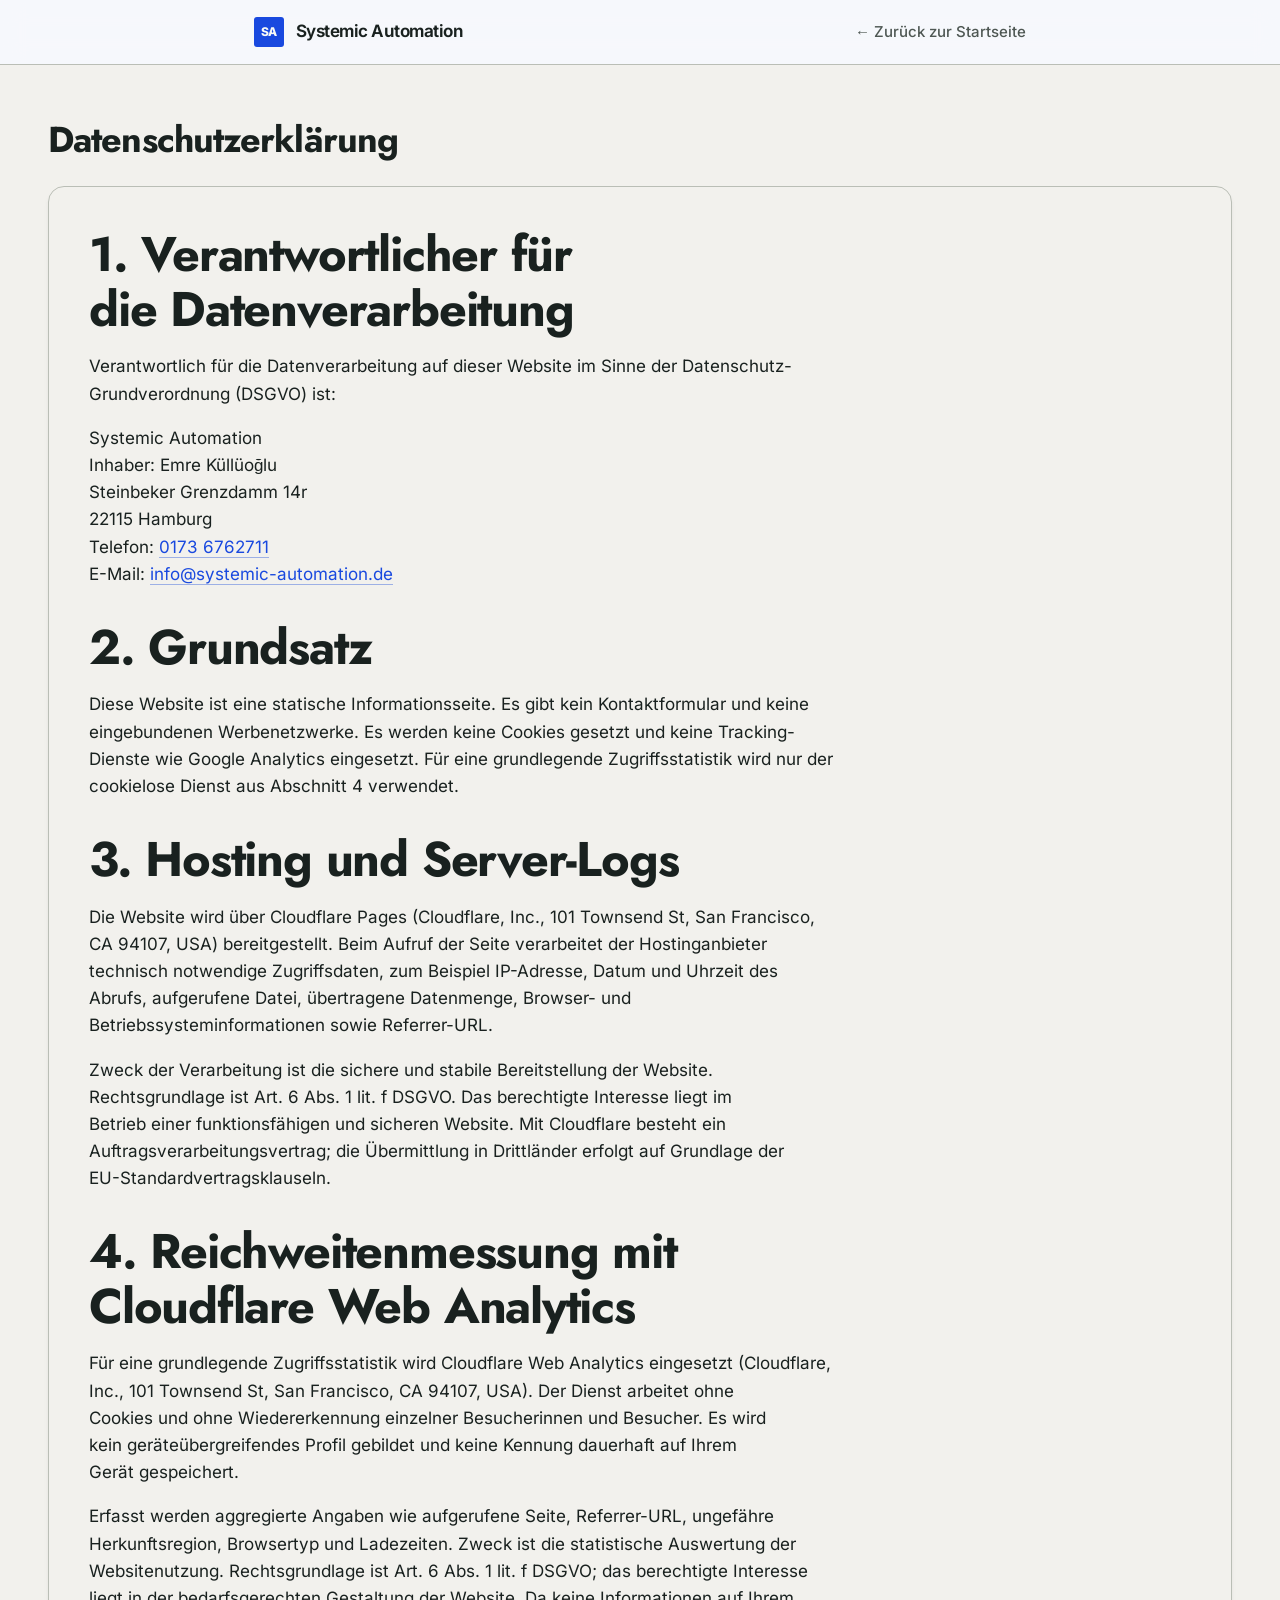
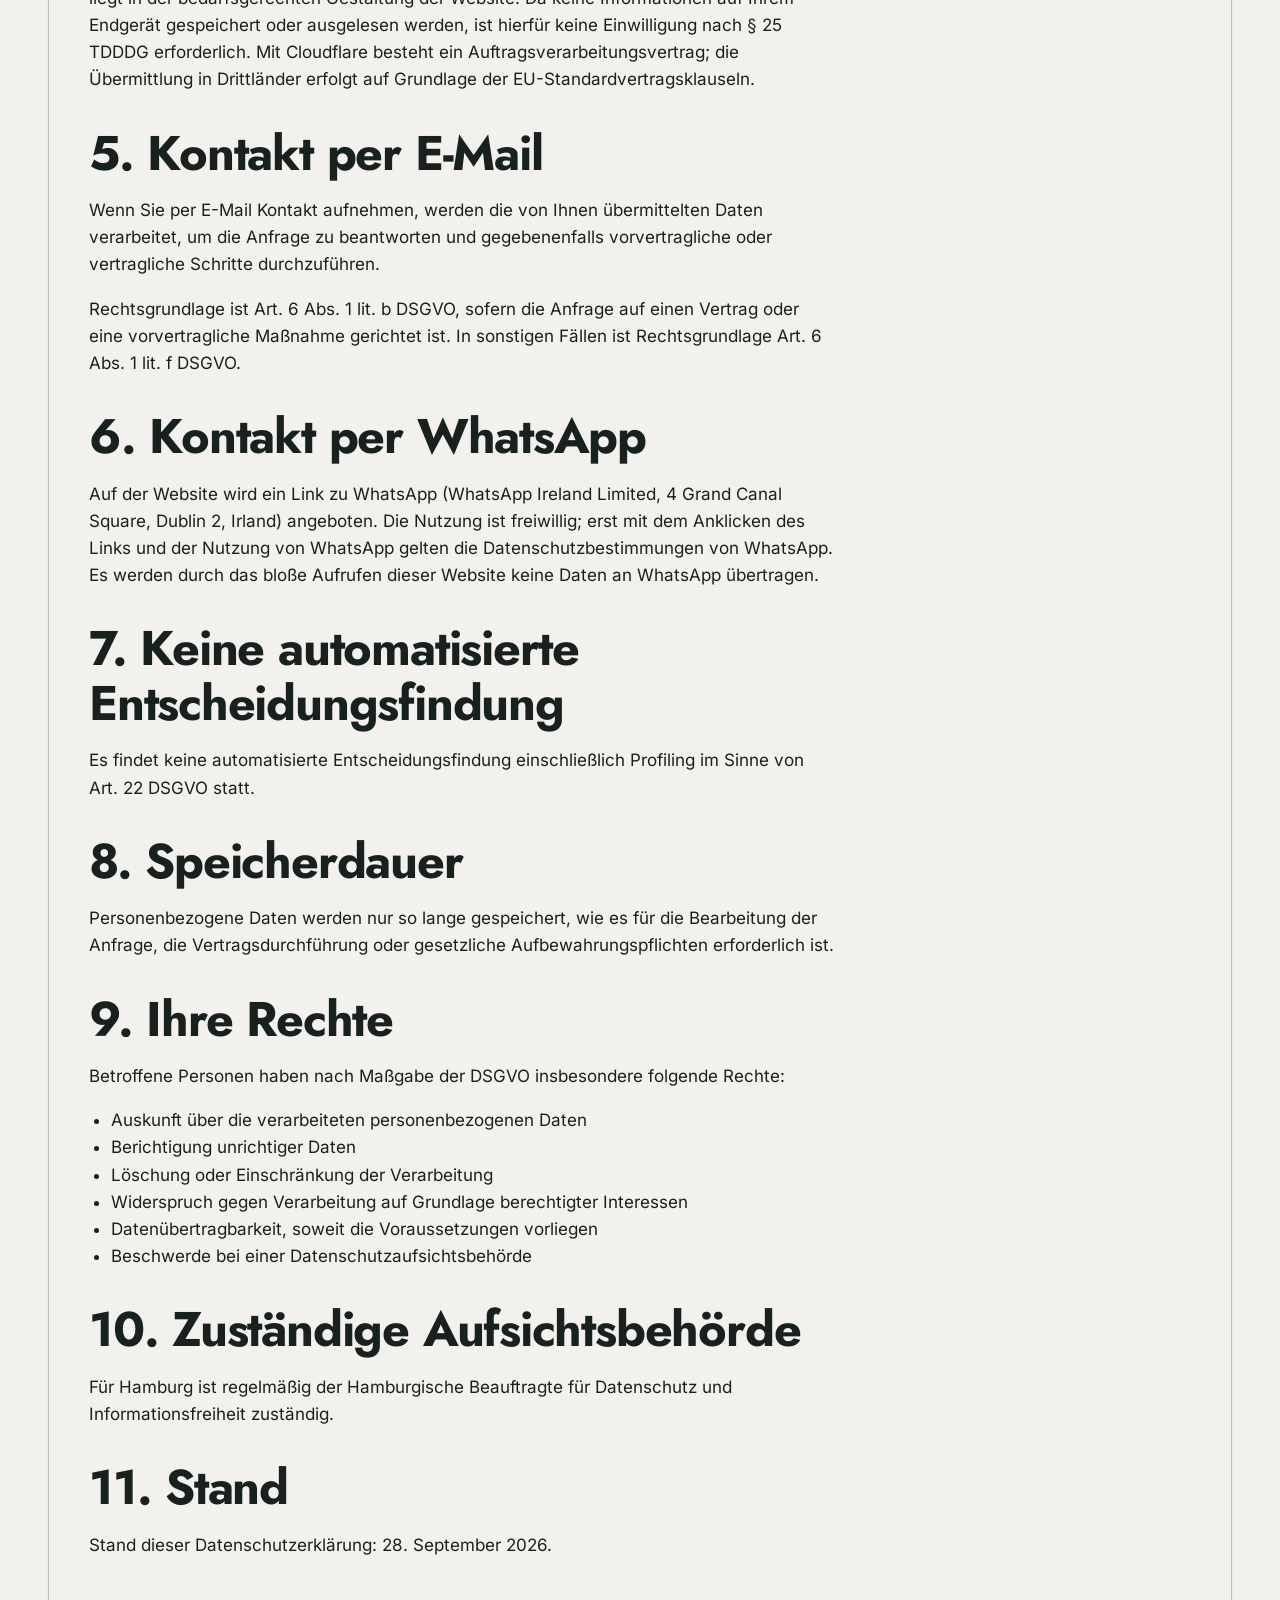
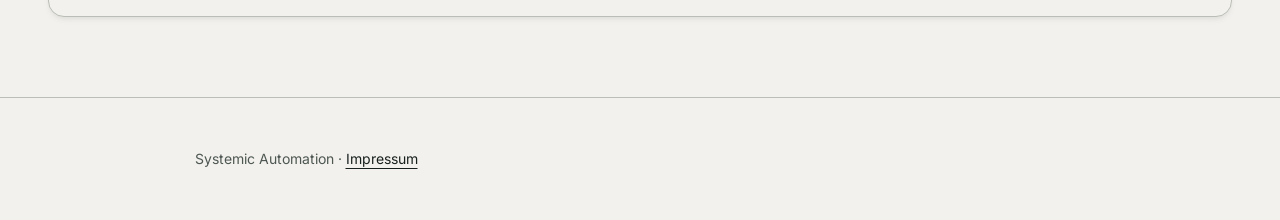
<file: datenschutz.html>
<!DOCTYPE html>
<html lang="de">
<head>
<meta charset="UTF-8" />
<meta name="viewport" content="width=device-width, initial-scale=1.0" />
<meta name="robots" content="noindex" />
<meta name="theme-color" content="#0f172a" />
<title>Datenschutz — Systemic Automation</title>
<link rel="icon" type="image/svg+xml" href="favicon.svg" />
<link rel="alternate icon" href="favicon.ico" />
<link rel="apple-touch-icon" href="apple-touch-icon.png" />
<style>
  @font-face {
    font-family: "Inter";
    font-style: normal;
    font-weight: 400 800;
    font-display: swap;
    src: url("fonts/inter-latin-var.woff2") format("woff2");
  }
  :root {
    --ink: #0f172a;
    --ink-soft: #475569;
    --ink-muted: #64748b;
    --line: #e2e8f0;
    --bg: #f8fafc;
    --card: #ffffff;
    --accent: #2563eb;
    --accent-strong: #1d4ed8;
  }
  * { box-sizing: border-box; }
  body {
    margin: 0;
    font-family: "Inter", -apple-system, BlinkMacSystemFont, "Segoe UI", Roboto, sans-serif;
    background: var(--bg);
    color: var(--ink-soft);
    line-height: 1.65;
    font-size: 17px;
    -webkit-font-smoothing: antialiased;
    letter-spacing: -0.011em;
  }
  a { color: var(--accent-strong); }
  .topbar {
    background: rgba(255,255,255,0.82);
    backdrop-filter: saturate(180%) blur(12px);
    -webkit-backdrop-filter: saturate(180%) blur(12px);
    border-bottom: 1px solid var(--line);
  }
  .nav {
    max-width: 820px; margin: 0 auto; padding: 0 24px;
    min-height: 64px; display: flex; align-items: center; justify-content: space-between;
  }
  .brand {
    display: flex; align-items: center; gap: 10px;
    font-weight: 700; font-size: 17px; color: var(--ink);
    text-decoration: none; letter-spacing: -0.02em;
  }
  .brand-mark {
    width: 30px; height: 30px; border-radius: 8px;
    background: linear-gradient(135deg, var(--accent), var(--accent-strong));
    display: grid; place-items: center; color: #fff;
    font-weight: 800; font-size: 12px; letter-spacing: -0.02em; flex: none;
  }
  .back { font-size: 15px; font-weight: 500; text-decoration: none; color: var(--ink-soft); }
  .back:hover { color: var(--ink); }
  .container { max-width: 820px; margin: 0 auto; padding: 56px 24px 80px; }
  h1 { color: var(--ink); font-size: 36px; letter-spacing: -0.03em; line-height: 1.15; margin: 0 0 28px; }
  h2 { color: var(--ink); font-size: 20px; letter-spacing: -0.02em; margin: 32px 0 10px; }
  ul { padding-left: 22px; }
  .box {
    background: var(--card);
    border: 1px solid var(--line);
    border-radius: 16px;
    padding: 40px;
    box-shadow: 0 4px 6px -1px rgba(0,0,0,0.05), 0 2px 4px -1px rgba(0,0,0,0.04);
  }
  .box h2:first-child { margin-top: 0; }
  footer {
    background: #0f172a; color: #94a3b8; font-size: 14px;
    padding: 28px 24px; text-align: center;
  }
  footer a { color: #cbd5e1; text-decoration: none; }
  footer a:hover { color: #fff; }
  @media (max-width: 600px) {
    .container { padding: 40px 20px 60px; }
    .box { padding: 26px 22px; }
    h1 { font-size: 30px; }
  }
</style>
<link rel="stylesheet" href="/look.css?v=15">
<link rel="preload" href="fonts/jost-redesign.ttf" as="font" type="font/ttf" crossorigin />
<link rel="stylesheet" href="redesign.css?v=20261112-3" />
</head>
<body class="sa-inner">
  <header class="topbar">
    <div class="nav">
      <a class="brand" href="index.html"><span class="brand-mark">SA</span> Systemic Automation</a>
      <a class="back" href="index.html">← Zurück zur Startseite</a>
    </div>
  </header>

  <main class="container">
    <h1>Datenschutzerklärung</h1>

    <section class="box">
      <h2>1. Verantwortlicher für die Datenverarbeitung</h2>
      <p>Verantwortlich für die Datenverarbeitung auf dieser Website im Sinne der Datenschutz-Grundverordnung (DSGVO) ist:</p>
      <p>
        Systemic Automation<br />
        Inhaber: Emre Küllüoğlu<br />
        Steinbeker Grenzdamm 14r<br />
        22115 Hamburg<br />
        Telefon: <a href="tel:+491736762711">0173 6762711</a><br />
        E-Mail: <a href="mailto:info@systemic-automation.de">info@systemic-automation.de</a>
      </p>

      <h2>2. Grundsatz</h2>
      <p>
        Diese Website ist eine statische Informationsseite. Es gibt kein Kontaktformular und keine eingebundenen Werbenetzwerke. Es werden keine Cookies gesetzt und keine Tracking-Dienste wie Google Analytics eingesetzt. Für eine grundlegende Zugriffsstatistik wird nur der cookielose Dienst aus Abschnitt 4 verwendet.
      </p>

      <h2>3. Hosting und Server-Logs</h2>
      <p>
        Die Website wird über Cloudflare Pages (Cloudflare, Inc., 101 Townsend St, San Francisco, CA 94107, USA) bereitgestellt. Beim Aufruf der Seite verarbeitet der Hostinganbieter technisch notwendige Zugriffsdaten, zum Beispiel IP-Adresse, Datum und Uhrzeit des Abrufs, aufgerufene Datei, übertragene Datenmenge, Browser- und Betriebssysteminformationen sowie Referrer-URL.
      </p>
      <p>
        Zweck der Verarbeitung ist die sichere und stabile Bereitstellung der Website. Rechtsgrundlage ist Art. 6 Abs. 1 lit. f DSGVO. Das berechtigte Interesse liegt im Betrieb einer funktionsfähigen und sicheren Website. Mit Cloudflare besteht ein Auftragsverarbeitungsvertrag; die Übermittlung in Drittländer erfolgt auf Grundlage der EU-Standardvertragsklauseln.
      </p>

      <h2>4. Reichweitenmessung mit Cloudflare Web Analytics</h2>
      <p>
        Für eine grundlegende Zugriffsstatistik wird Cloudflare Web Analytics eingesetzt (Cloudflare, Inc., 101 Townsend St, San Francisco, CA 94107, USA). Der Dienst arbeitet ohne Cookies und ohne Wiedererkennung einzelner Besucherinnen und Besucher. Es wird kein geräteübergreifendes Profil gebildet und keine Kennung dauerhaft auf Ihrem Gerät gespeichert.
      </p>
      <p>
        Erfasst werden aggregierte Angaben wie aufgerufene Seite, Referrer-URL, ungefähre Herkunftsregion, Browsertyp und Ladezeiten. Zweck ist die statistische Auswertung der Websitenutzung. Rechtsgrundlage ist Art. 6 Abs. 1 lit. f DSGVO; das berechtigte Interesse liegt in der bedarfsgerechten Gestaltung der Website. Da keine Informationen auf Ihrem Endgerät gespeichert oder ausgelesen werden, ist hierfür keine Einwilligung nach § 25 TDDDG erforderlich. Mit Cloudflare besteht ein Auftragsverarbeitungsvertrag; die Übermittlung in Drittländer erfolgt auf Grundlage der EU-Standardvertragsklauseln.
      </p>

      <h2>5. Kontakt per E-Mail</h2>
      <p>
        Wenn Sie per E-Mail Kontakt aufnehmen, werden die von Ihnen übermittelten Daten verarbeitet, um die Anfrage zu beantworten und gegebenenfalls vorvertragliche oder vertragliche Schritte durchzuführen.
      </p>
      <p>
        Rechtsgrundlage ist Art. 6 Abs. 1 lit. b DSGVO, sofern die Anfrage auf einen Vertrag oder eine vorvertragliche Maßnahme gerichtet ist. In sonstigen Fällen ist Rechtsgrundlage Art. 6 Abs. 1 lit. f DSGVO.
      </p>

      <h2>6. Kontakt per WhatsApp</h2>
      <p>
        Auf der Website wird ein Link zu WhatsApp (WhatsApp Ireland Limited, 4 Grand Canal Square, Dublin 2, Irland) angeboten. Die Nutzung ist freiwillig; erst mit dem Anklicken des Links und der Nutzung von WhatsApp gelten die Datenschutzbestimmungen von WhatsApp. Es werden durch das bloße Aufrufen dieser Website keine Daten an WhatsApp übertragen.
      </p>

      <h2>7. Keine automatisierte Entscheidungsfindung</h2>
      <p>
        Es findet keine automatisierte Entscheidungsfindung einschließlich Profiling im Sinne von Art. 22 DSGVO statt.
      </p>

      <h2>8. Speicherdauer</h2>
      <p>
        Personenbezogene Daten werden nur so lange gespeichert, wie es für die Bearbeitung der Anfrage, die Vertragsdurchführung oder gesetzliche Aufbewahrungspflichten erforderlich ist.
      </p>

      <h2>9. Ihre Rechte</h2>
      <p>Betroffene Personen haben nach Maßgabe der DSGVO insbesondere folgende Rechte:</p>
      <ul>
        <li>Auskunft über die verarbeiteten personenbezogenen Daten</li>
        <li>Berichtigung unrichtiger Daten</li>
        <li>Löschung oder Einschränkung der Verarbeitung</li>
        <li>Widerspruch gegen Verarbeitung auf Grundlage berechtigter Interessen</li>
        <li>Datenübertragbarkeit, soweit die Voraussetzungen vorliegen</li>
        <li>Beschwerde bei einer Datenschutzaufsichtsbehörde</li>
      </ul>

      <h2>10. Zuständige Aufsichtsbehörde</h2>
      <p>
        Für Hamburg ist regelmäßig der Hamburgische Beauftragte für Datenschutz und Informationsfreiheit zuständig.
      </p>

      <h2>11. Stand</h2>
      <p>Stand dieser Datenschutzerklärung: 28. September 2026.</p>
    </section>
  </main>

  <footer>
    <p>Systemic Automation · <a href="/impressum">Impressum</a></p>
  </footer>
</body>
</html>
</file>
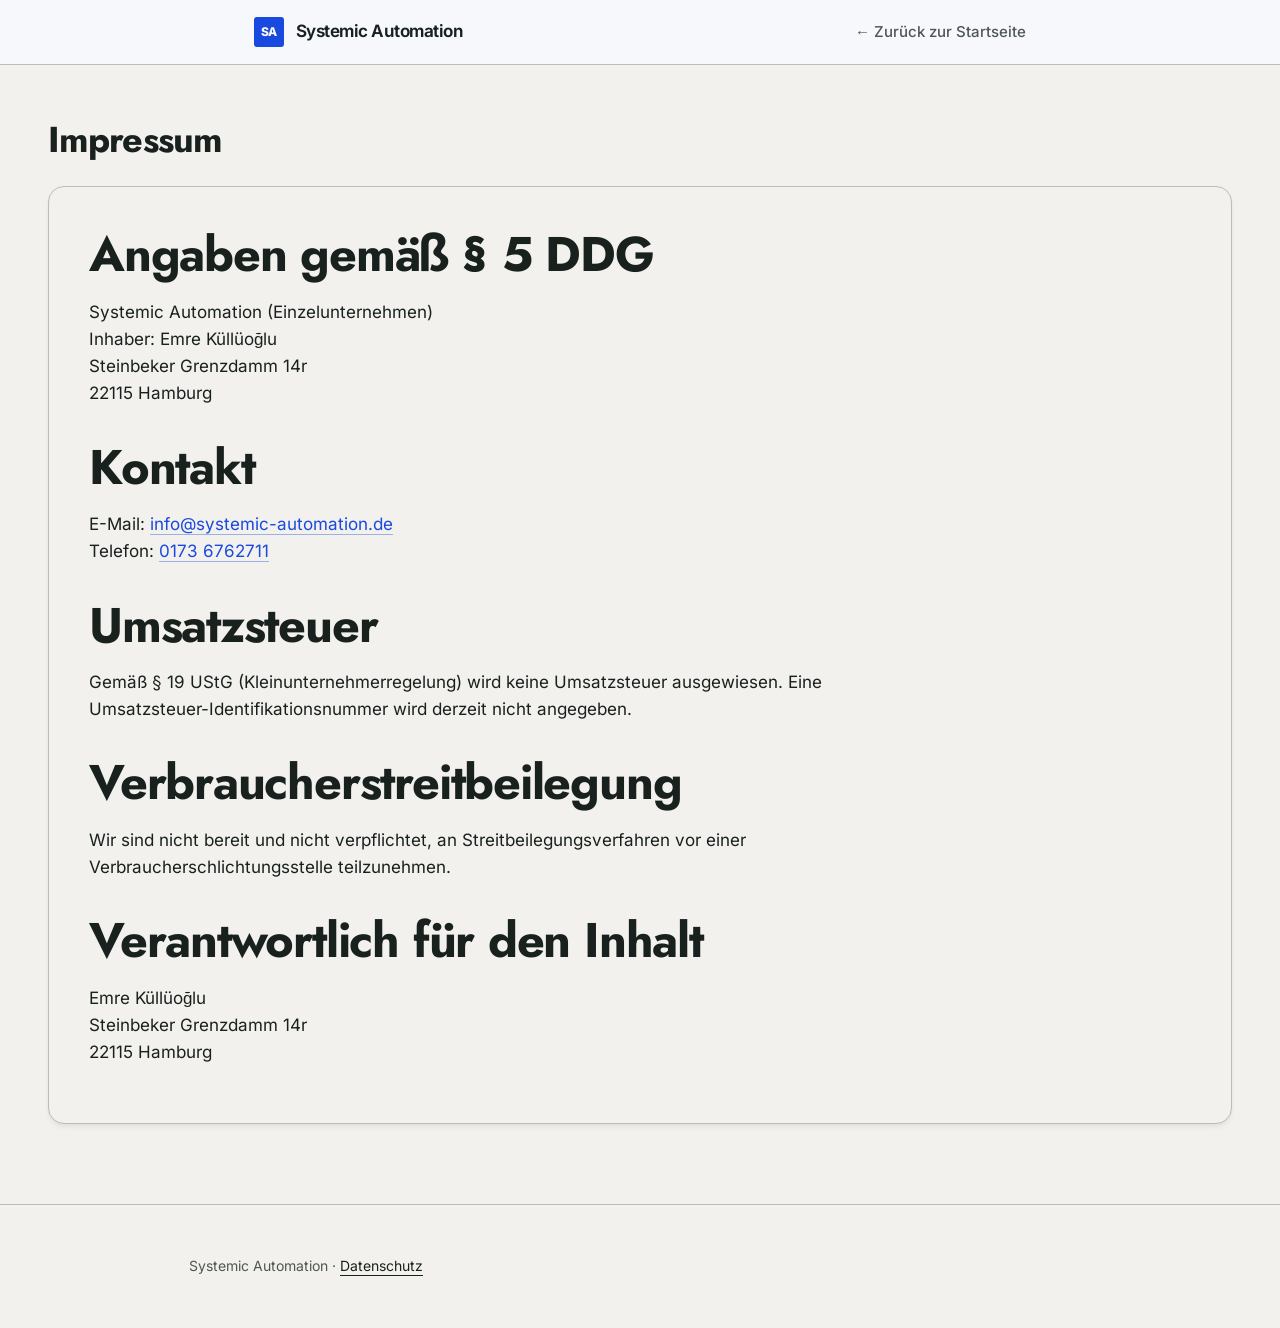
<file: impressum.html>
<!DOCTYPE html>
<html lang="de">
<head>
<meta charset="UTF-8" />
<meta name="viewport" content="width=device-width, initial-scale=1.0" />
<meta name="robots" content="noindex" />
<meta name="theme-color" content="#0f172a" />
<title>Impressum — Systemic Automation</title>
<link rel="icon" type="image/svg+xml" href="favicon.svg" />
<link rel="alternate icon" href="favicon.ico" />
<link rel="apple-touch-icon" href="apple-touch-icon.png" />
<style>
  @font-face {
    font-family: "Inter";
    font-style: normal;
    font-weight: 400 800;
    font-display: swap;
    src: url("fonts/inter-latin-var.woff2") format("woff2");
  }
  :root {
    --ink: #0f172a;
    --ink-soft: #475569;
    --ink-muted: #64748b;
    --line: #e2e8f0;
    --bg: #f8fafc;
    --card: #ffffff;
    --accent: #2563eb;
    --accent-strong: #1d4ed8;
  }
  * { box-sizing: border-box; }
  body {
    margin: 0;
    font-family: "Inter", -apple-system, BlinkMacSystemFont, "Segoe UI", Roboto, sans-serif;
    background: var(--bg);
    color: var(--ink-soft);
    line-height: 1.65;
    font-size: 17px;
    -webkit-font-smoothing: antialiased;
    letter-spacing: -0.011em;
  }
  a { color: var(--accent-strong); }
  .topbar {
    background: rgba(255,255,255,0.82);
    backdrop-filter: saturate(180%) blur(12px);
    -webkit-backdrop-filter: saturate(180%) blur(12px);
    border-bottom: 1px solid var(--line);
  }
  .nav {
    max-width: 820px; margin: 0 auto; padding: 0 24px;
    min-height: 64px; display: flex; align-items: center; justify-content: space-between;
  }
  .brand {
    display: flex; align-items: center; gap: 10px;
    font-weight: 700; font-size: 17px; color: var(--ink);
    text-decoration: none; letter-spacing: -0.02em;
  }
  .brand-mark {
    width: 30px; height: 30px; border-radius: 8px;
    background: linear-gradient(135deg, var(--accent), var(--accent-strong));
    display: grid; place-items: center; color: #fff;
    font-weight: 800; font-size: 12px; letter-spacing: -0.02em; flex: none;
  }
  .back { font-size: 15px; font-weight: 500; text-decoration: none; color: var(--ink-soft); }
  .back:hover { color: var(--ink); }
  .container { max-width: 820px; margin: 0 auto; padding: 56px 24px 80px; }
  h1 { color: var(--ink); font-size: 36px; letter-spacing: -0.03em; line-height: 1.15; margin: 0 0 28px; }
  h2 { color: var(--ink); font-size: 20px; letter-spacing: -0.02em; margin: 32px 0 10px; }
  .box {
    background: var(--card);
    border: 1px solid var(--line);
    border-radius: 16px;
    padding: 40px;
    box-shadow: 0 4px 6px -1px rgba(0,0,0,0.05), 0 2px 4px -1px rgba(0,0,0,0.04);
  }
  .box h2:first-child { margin-top: 0; }
  footer {
    background: #0f172a; color: #94a3b8; font-size: 14px;
    padding: 28px 24px; text-align: center;
  }
  footer a { color: #cbd5e1; text-decoration: none; }
  footer a:hover { color: #fff; }
  @media (max-width: 600px) {
    .container { padding: 40px 20px 60px; }
    .box { padding: 26px 22px; }
    h1 { font-size: 30px; }
  }
</style>
<link rel="stylesheet" href="/look.css?v=15">
<link rel="preload" href="fonts/jost-redesign.ttf" as="font" type="font/ttf" crossorigin />
<link rel="stylesheet" href="redesign.css?v=20261112-3" />
</head>
<body class="sa-inner">
  <header class="topbar">
    <div class="nav">
      <a class="brand" href="index.html"><span class="brand-mark">SA</span> Systemic Automation</a>
      <a class="back" href="index.html">← Zurück zur Startseite</a>
    </div>
  </header>

  <main class="container">
    <h1>Impressum</h1>

    <section class="box">
      <h2>Angaben gemäß § 5 DDG</h2>
      <p>
        Systemic Automation (Einzelunternehmen)<br />
        Inhaber: Emre Küllüoğlu<br />
        Steinbeker Grenzdamm 14r<br />
        22115 Hamburg
      </p>

      <h2>Kontakt</h2>
      <p>
        E-Mail: <a href="mailto:info@systemic-automation.de">info@systemic-automation.de</a><br />
        Telefon: <a href="tel:+491736762711">0173 6762711</a>
      </p>

      <h2>Umsatzsteuer</h2>
      <p>
        Gemäß § 19 UStG (Kleinunternehmerregelung) wird keine Umsatzsteuer ausgewiesen.
        Eine Umsatzsteuer-Identifikationsnummer wird derzeit nicht angegeben.
      </p>

      <h2>Verbraucherstreitbeilegung</h2>
      <p>
        Wir sind nicht bereit und nicht verpflichtet, an Streitbeilegungsverfahren
        vor einer Verbraucherschlichtungsstelle teilzunehmen.
      </p>

      <h2>Verantwortlich für den Inhalt</h2>
      <p>
        Emre Küllüoğlu<br />
        Steinbeker Grenzdamm 14r<br />
        22115 Hamburg
      </p>
    </section>
  </main>

  <footer>
    <p>Systemic Automation · <a href="/datenschutz">Datenschutz</a></p>
  </footer>
</body>
</html>
</file>
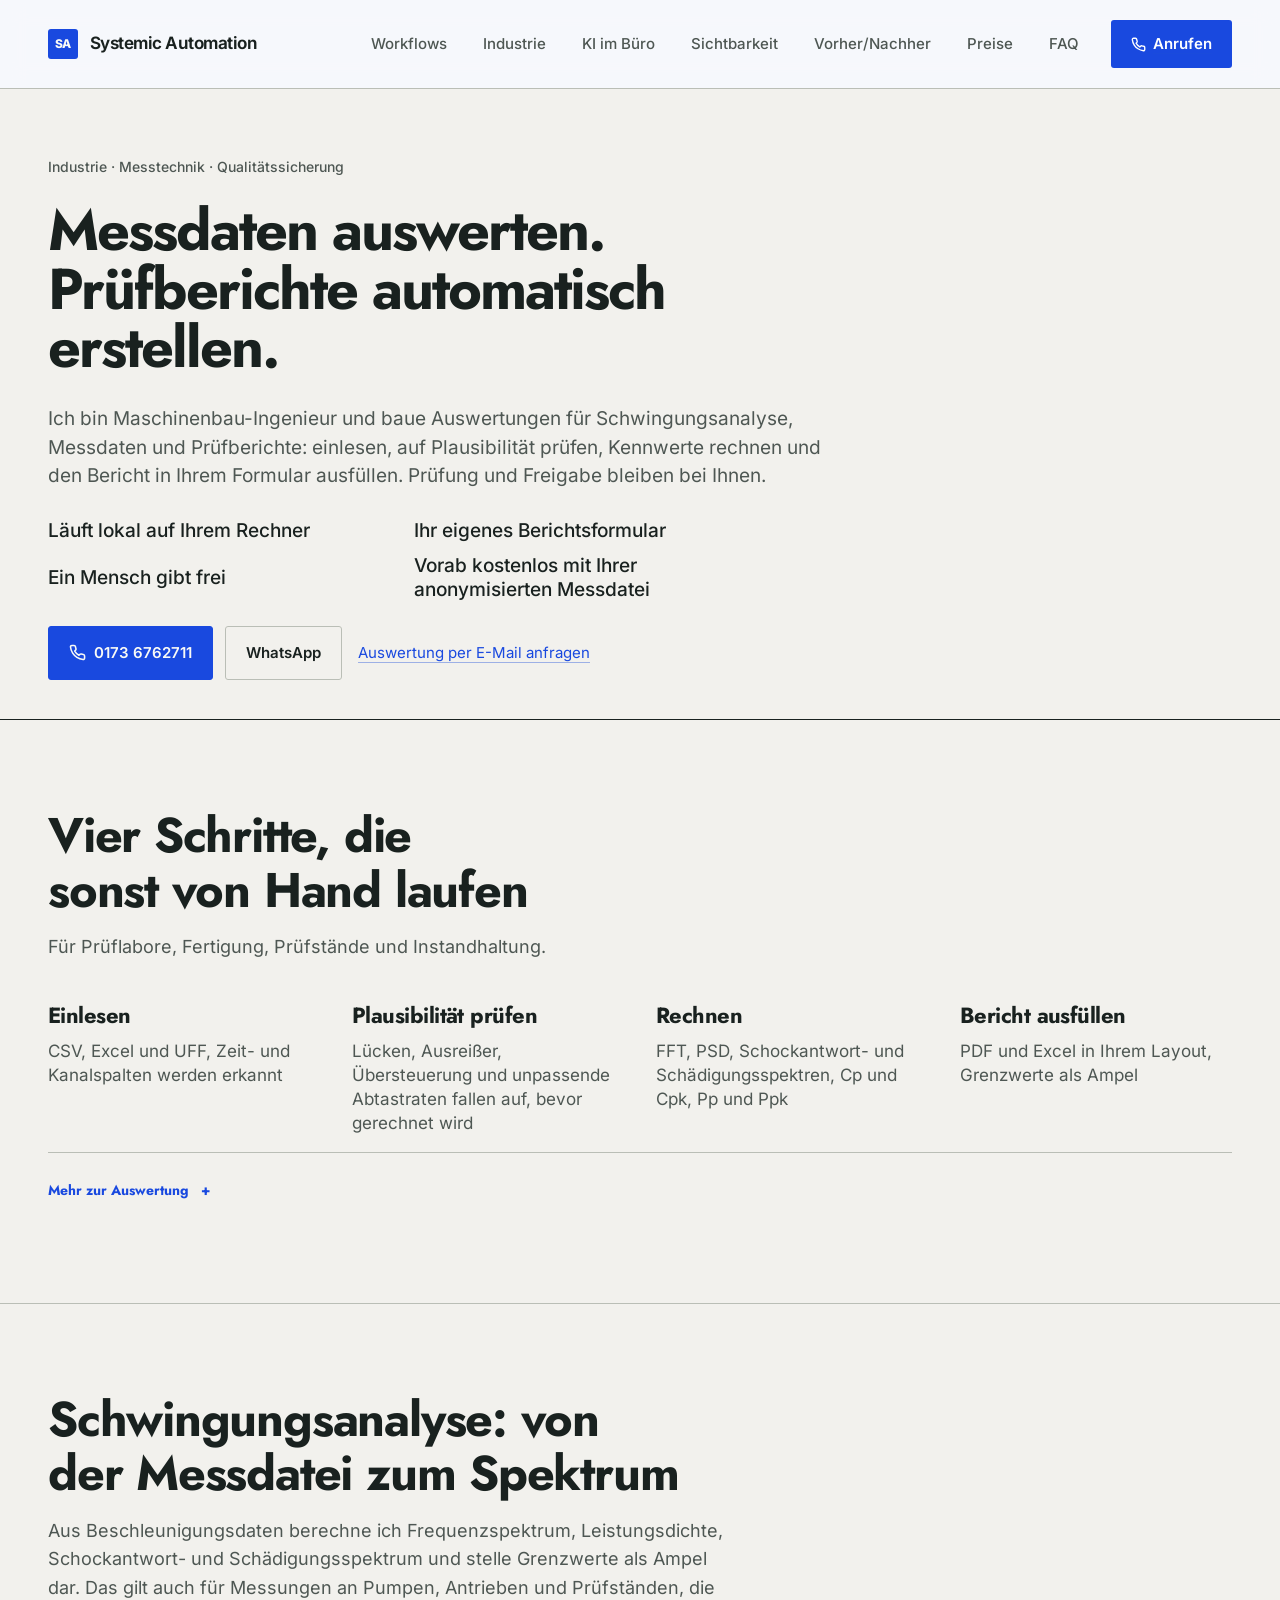
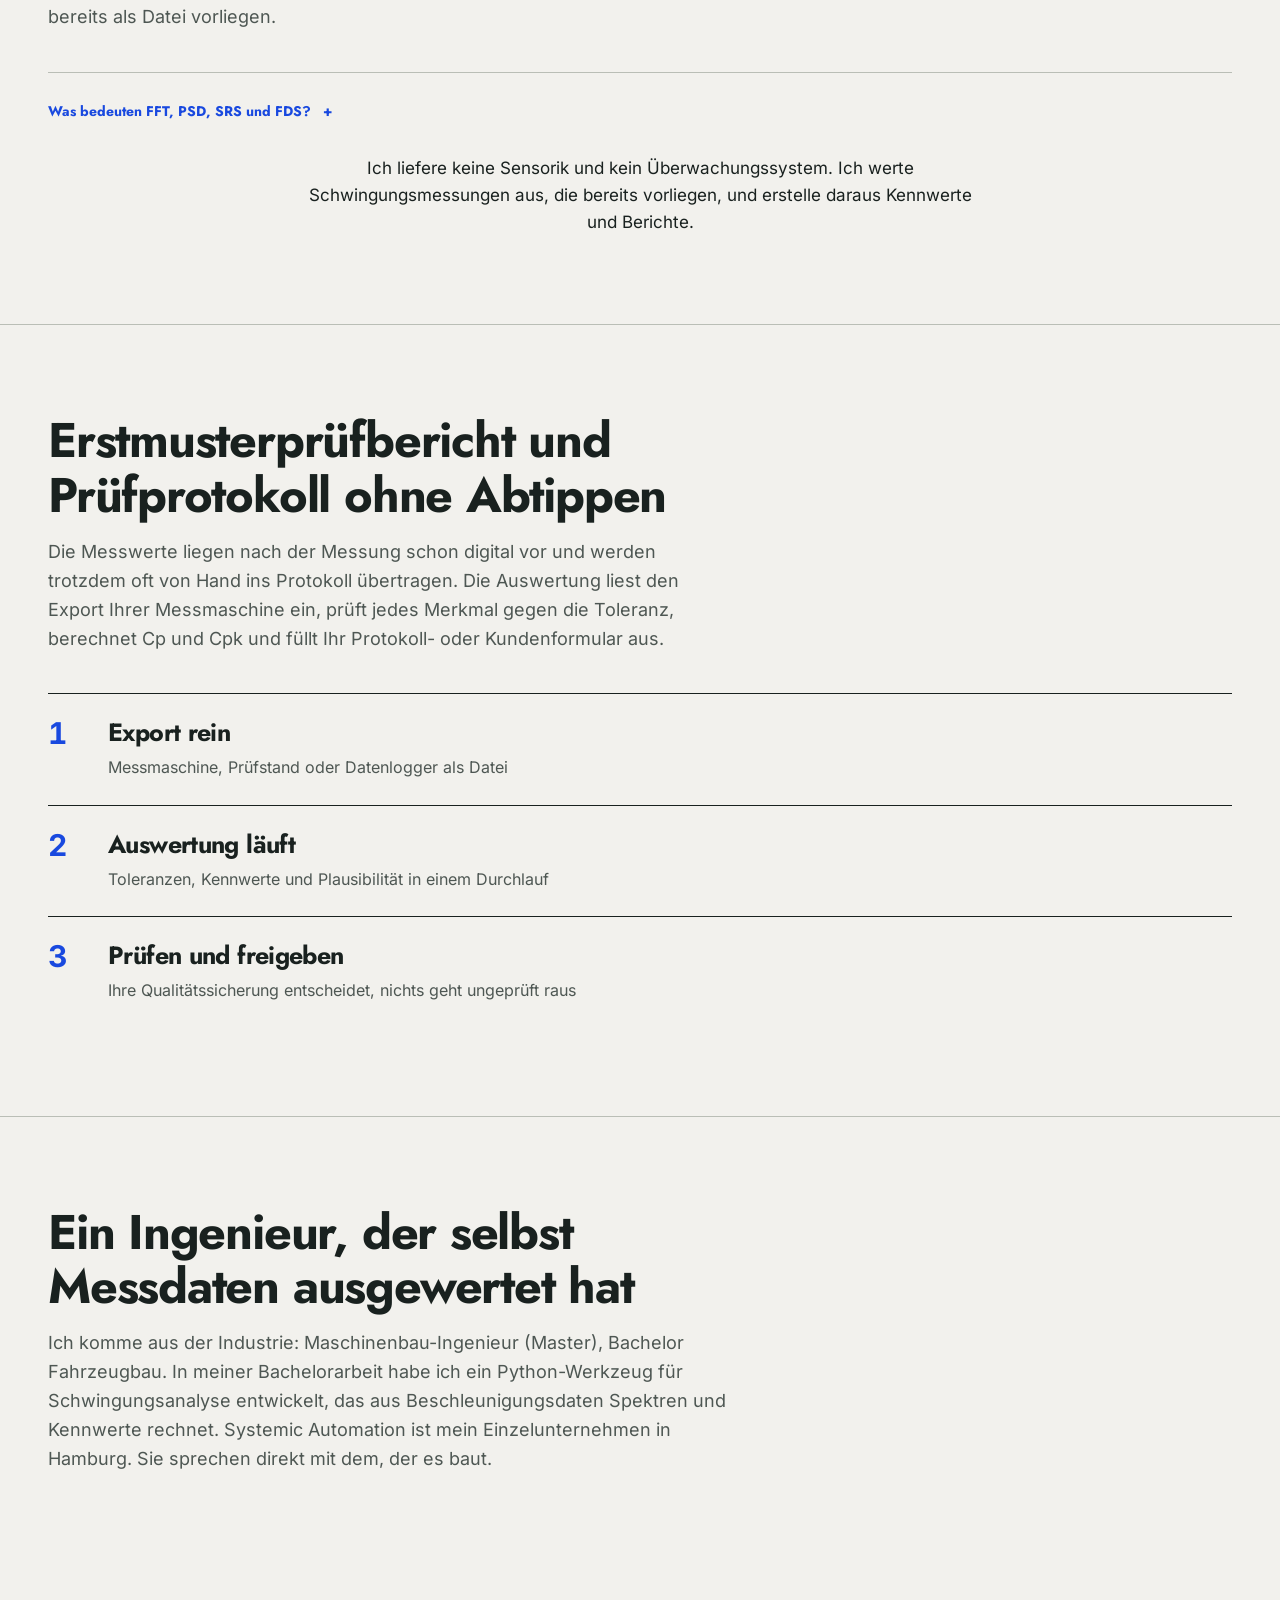
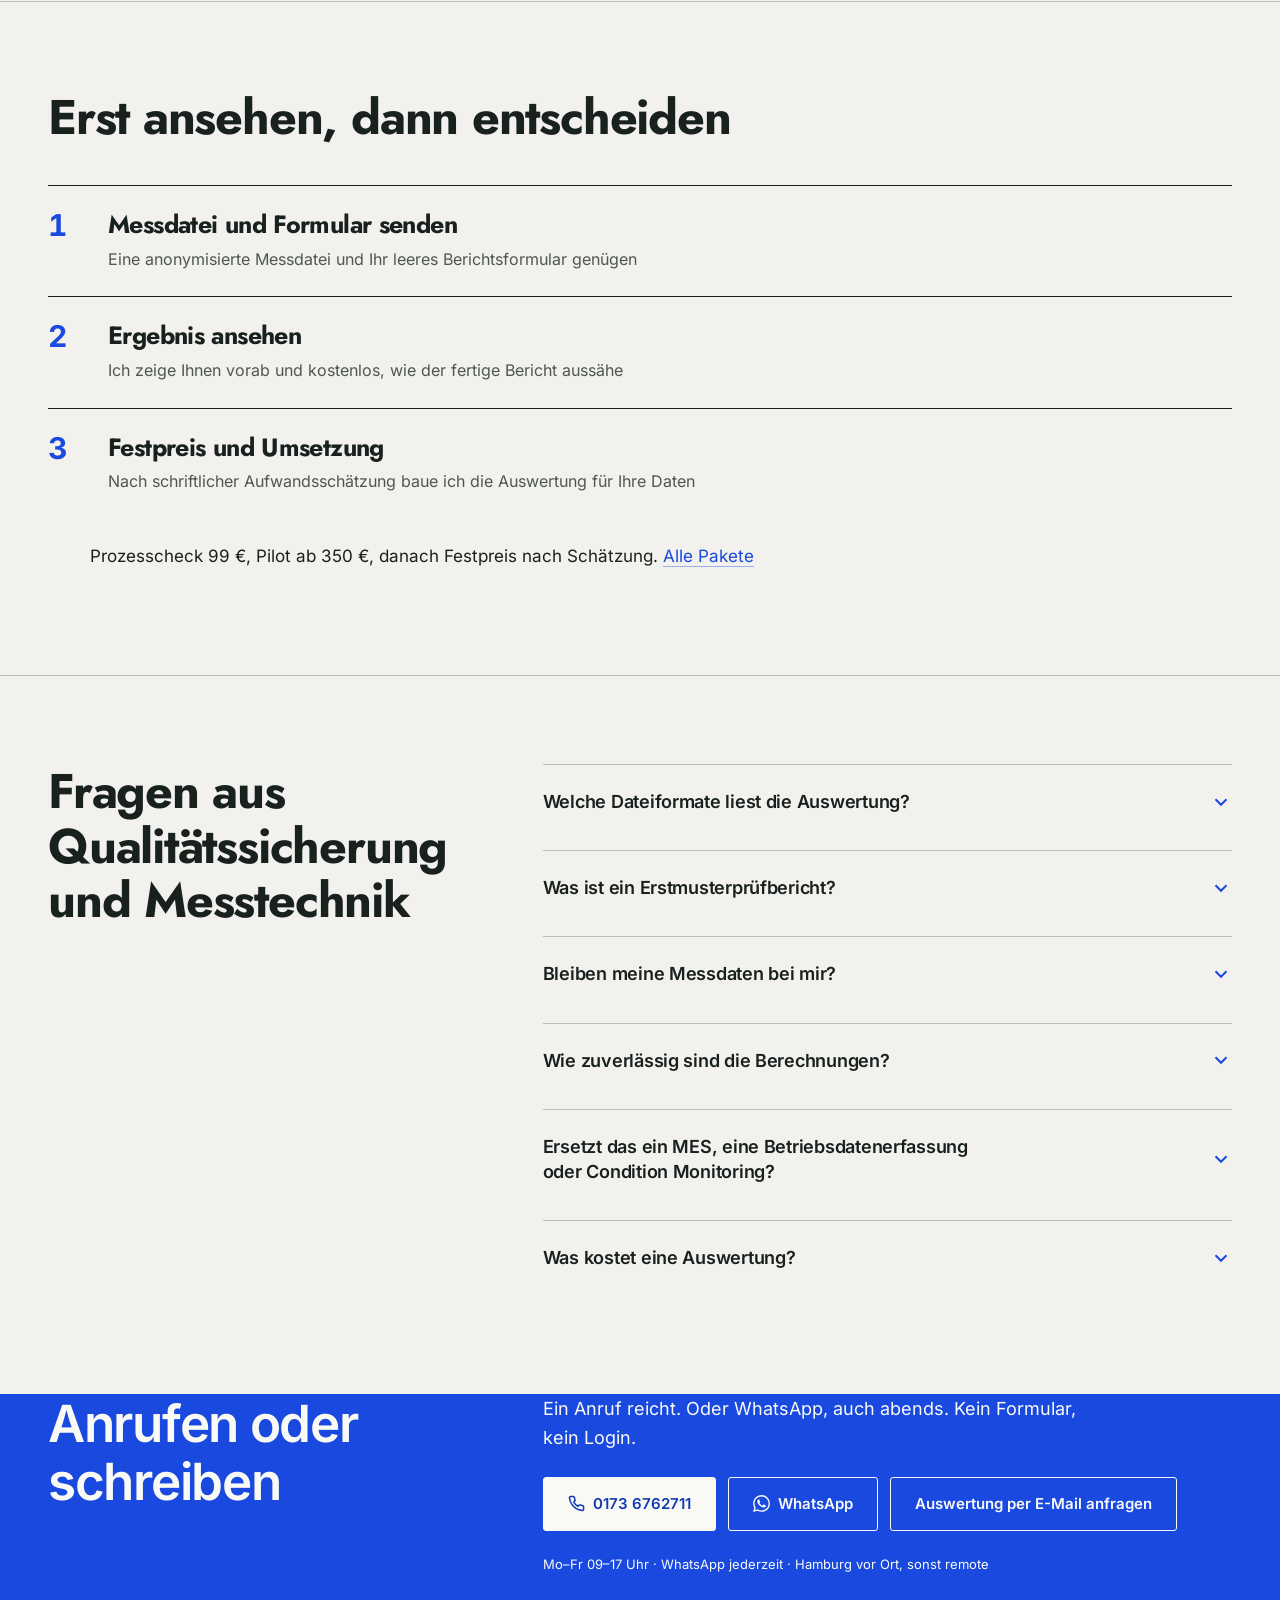
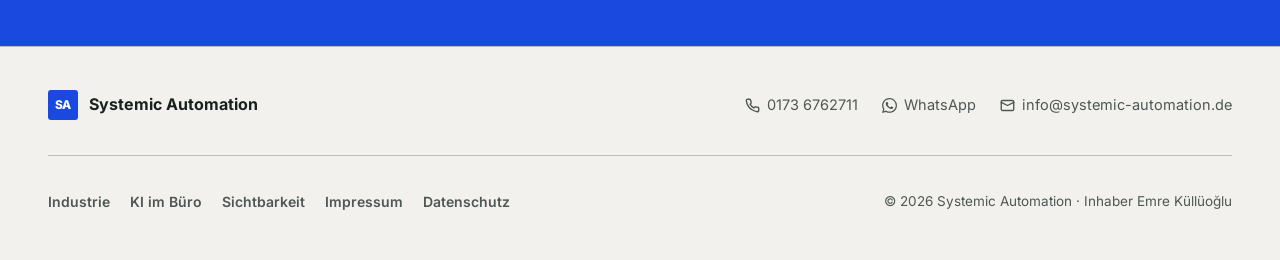
<file: industrie.html>
<!DOCTYPE html>
<html lang="de">
<head>
<meta charset="UTF-8" />
<meta name="viewport" content="width=device-width, initial-scale=1.0" />
<meta name="description" content="Schwingungsanalyse und Messdaten automatisch auswerten, Erstmusterprüfberichte und Prüfprotokolle erstellen: lokal, in Ihrem Formular. Ingenieur aus Hamburg." />
<meta name="theme-color" content="#0f172a" />
<title>Schwingungsanalyse und Prüfberichte automatisieren | Systemic Automation</title>
<link rel="canonical" href="https://systemic-automation.de/industrie" />
<link rel="icon" type="image/svg+xml" href="favicon.svg" />
<link rel="alternate icon" href="favicon.ico" />
<link rel="apple-touch-icon" href="apple-touch-icon.png" />
<link rel="preload" href="fonts/inter-latin-var.woff2" as="font" type="font/woff2" crossorigin />
<meta property="og:title" content="Schwingungsanalyse und Prüfberichte automatisieren | Systemic Automation" />
<meta property="og:description" content="Messdaten automatisch auswerten und Prüfberichte erstellen: lokal, in Ihrem Formular, von einem Maschinenbau-Ingenieur aus Hamburg." />
<meta property="og:image" content="https://systemic-automation.de/og-image-v2.jpg" />
<meta property="og:image:alt" content="Systemic Automation: Prozessautomatisierung für KMU und Industrie" />
<meta property="og:image:width" content="1200" />
<meta property="og:image:height" content="630" />
<meta property="og:url" content="https://systemic-automation.de/industrie" />
<meta property="og:type" content="website" />
<meta property="og:locale" content="de_DE" />
<meta property="og:site_name" content="Systemic Automation" />
<meta name="twitter:card" content="summary_large_image" />
<meta name="twitter:title" content="Schwingungsanalyse und Prüfberichte automatisieren | Systemic Automation" />
<meta name="twitter:description" content="Messdaten automatisch auswerten und Prüfberichte erstellen: lokal, in Ihrem Formular." />
<meta name="twitter:image" content="https://systemic-automation.de/og-image-v2.jpg" />
<script type="application/ld+json">
{
  "@context": "https://schema.org",
  "@graph": [
    {
      "@type": "Service",
      "@id": "https://systemic-automation.de/industrie#service",
      "name": "Messdaten-Auswertung und Prüfberichte automatisieren",
      "serviceType": "Automatisierung von Messdatenauswertung und Prüfberichten",
      "description": "Messdaten einlesen, auf Plausibilität prüfen, Kennwerte und Spektren berechnen und den Prüfbericht im Formular des Kunden ausfüllen. Lokal auf dem Rechner des Kunden, ein Mensch gibt jedes Ergebnis frei.",
      "provider": {
        "@type": "ProfessionalService",
        "name": "Systemic Automation",
        "url": "https://systemic-automation.de/",
        "areaServed": [
          {
            "@type": "Country",
            "name": "Deutschland"
          },
          {
            "@type": "City",
            "name": "Hamburg"
          }
        ]
      },
      "areaServed": {
        "@type": "Country",
        "name": "Deutschland"
      },
      "url": "https://systemic-automation.de/industrie"
    },
    {
      "@type": "BreadcrumbList",
      "itemListElement": [
        {
          "@type": "ListItem",
          "position": 1,
          "name": "Startseite",
          "item": "https://systemic-automation.de/"
        },
        {
          "@type": "ListItem",
          "position": 2,
          "name": "Industrie",
          "item": "https://systemic-automation.de/industrie"
        }
      ]
    },
    {
      "@type": "FAQPage",
      "mainEntity": [
        {
          "@type": "Question",
          "name": "Welche Dateiformate liest die Auswertung?",
          "acceptedAnswer": {
            "@type": "Answer",
            "text": "CSV, Excel und UFF. Zeitspalte, Kanalnamen und Einheiten werden erkannt, unklare Spalten werden gemeldet statt geraten. Weitere Formate sind nach Prüfung möglich."
          }
        },
        {
          "@type": "Question",
          "name": "Was ist ein Erstmusterprüfbericht?",
          "acceptedAnswer": {
            "@type": "Answer",
            "text": "Ein Dokument, das nachweist, dass die ersten gefertigten Teile alle Zeichnungsmaße und Anforderungen erfüllen. Die Auswertung bereitet die Werte und den Bericht vor, Ihre Qualitätssicherung prüft und gibt frei."
          }
        },
        {
          "@type": "Question",
          "name": "Bleiben meine Messdaten bei mir?",
          "acceptedAnswer": {
            "@type": "Answer",
            "text": "Ja. Die Messdaten-Auswertung läuft lokal auf Ihrem Rechner, es gibt kein Konto und keine Cloud. Bei der Entwicklung arbeite ich mit anonymisierten Messdateien, die Sie vorher freigeben."
          }
        },
        {
          "@type": "Question",
          "name": "Wie zuverlässig sind die Berechnungen?",
          "acceptedAnswer": {
            "@type": "Answer",
            "text": "Die Rechenkerne sind gegen bekannte Referenzsignale geprüft, etwa einen Sinus mit bekannter Amplitude. Eine formale Validierung nach Ihrem Qualitätssystem ist ein eigenes Projekt, das wir getrennt besprechen."
          }
        },
        {
          "@type": "Question",
          "name": "Ersetzt das ein MES, eine Betriebsdatenerfassung oder Condition Monitoring?",
          "acceptedAnswer": {
            "@type": "Answer",
            "text": "Nein. Ich liefere keine Sensorik, keine Erfassungssoftware und kein Überwachungssystem. Ich werte Daten aus, die bereits vorliegen, zum Beispiel Messdateien und Exporte, prüfe sie, berechne Kennwerte und fülle den Bericht aus."
          }
        },
        {
          "@type": "Question",
          "name": "Was kostet eine Auswertung?",
          "acceptedAnswer": {
            "@type": "Answer",
            "text": "Der Prozesscheck kostet 99 €, ein Pilot für einen Ablauf beginnt ab 350 €. Für eine Auswertung nach Ihren Vorlagen nenne ich einen schriftlichen Festpreis, ohne Abo."
          }
        }
      ]
    }
  ]
}
</script>
<style>
  /* Inter — self-hosted Variable Font (Weight 400–800), latin + latin-ext */
  @font-face {
    font-family: "Inter";
    font-style: normal;
    font-weight: 400 800;
    font-display: swap;
    src: url("fonts/inter-latin-var.woff2") format("woff2");
    unicode-range: U+0000-00FF, U+0131, U+0152-0153, U+02BB-02BC, U+02C6, U+02DA, U+02DC, U+0304, U+0308, U+0329, U+2000-206F, U+20AC, U+2122, U+2191, U+2193, U+2212, U+2215, U+FEFF, U+FFFD;
  }
  @font-face {
    font-family: "Inter";
    font-style: normal;
    font-weight: 400 800;
    font-display: swap;
    src: url("fonts/inter-latin-ext-var.woff2") format("woff2");
    unicode-range: U+0100-02BA, U+02BD-02C5, U+02C7-02CC, U+02CE-02D7, U+02DD-02FF, U+0304, U+0308, U+0329, U+1D00-1DBF, U+1E00-1E9F, U+1EF2-1EFF, U+2020, U+20A0-20AB, U+20AD-20C0, U+2113, U+2C60-2C7F, U+A720-A7FF;
  }

  :root {
    /* Slate / Tech-Blue Palette */
    --ink:        #0f172a;  /* slate-900 — headings */
    --ink-soft:   #475569;  /* slate-600 — body */
    --ink-muted:  #64748b;  /* slate-500 — captions */
    --line:       #e2e8f0;  /* slate-200 — borders */
    --line-soft:  #f1f5f9;  /* slate-100 */
    --bg:         #ffffff;  /* base */
    --bg-alt:     #f8fafc;  /* slate-50 — alternating sections */
    --bg-alt2:    #f1f5f9;  /* slate-100 — deeper bands */
    --card:       #ffffff;
    --hero-bg:    #0f172a;  /* slate-900 hero */
    --hero-bg-2:  #1e293b;  /* slate-800 */
    --accent:     #2563eb;  /* blue-600 */
    --accent-strong: #1d4ed8; /* blue-700 */
    --accent-soft: #eff6ff; /* blue-50 */
    --accent-line: #bfdbfe; /* blue-200 */
    --danger:     #b91c1c;  /* red-700 */
    --danger-soft:#fef2f2;  /* red-50 */
    --danger-line:#fecaca;  /* red-200 */
    --ok:         #15803d;  /* green-700 */
    --ok-soft:    #f0fdf4;  /* green-50 */
    --ok-line:    #bbf7d0;  /* green-200 */
    --radius:     12px;
    --radius-lg:  16px;
    --shadow-sm:  0 1px 2px rgba(15,23,42,0.04), 0 1px 3px rgba(15,23,42,0.06);
    --shadow-md:  0 4px 6px -1px rgba(15,23,42,0.06), 0 10px 24px -8px rgba(15,23,42,0.12);
    --shadow-lg:  0 20px 48px -12px rgba(15,23,42,0.22);
    --font: "Inter", -apple-system, BlinkMacSystemFont, "Segoe UI", Roboto, Helvetica, Arial, sans-serif;
  }

  * { box-sizing: border-box; }
  html { scroll-behavior: smooth; -webkit-text-size-adjust: 100%; }
  body {
    margin: 0;
    font-family: var(--font);
    background: var(--bg);
    color: var(--ink-soft);
    line-height: 1.65;
    font-size: 17px;
    -webkit-font-smoothing: antialiased;
    text-rendering: optimizeLegibility;
    letter-spacing: -0.011em;
  }
  h1, h2, h3, h4 { color: var(--ink); letter-spacing: -0.025em; line-height: 1.15; }
  a { color: var(--accent-strong); }

  .container { max-width: 1140px; margin: 0 auto; padding: 0 24px; }
  .container-narrow { max-width: 820px; margin: 0 auto; padding: 0 24px; }

  /* Skip-Link */
  .skip-link {
    position: fixed; top: 12px; left: 12px;
    background: var(--ink); color: #fff;
    padding: 10px 16px; border-radius: 8px;
    text-decoration: none; font-weight: 600; z-index: 200;
    transform: translateY(calc(-100% - 24px));
    transition: transform 0.15s ease;
  }
  .skip-link:focus { transform: translateY(0); }

  /* ---------- Top Nav ---------- */
  .topbar {
    position: sticky; top: 0; z-index: 100;
    background: rgba(255,255,255,0.82);
    backdrop-filter: saturate(180%) blur(12px);
    -webkit-backdrop-filter: saturate(180%) blur(12px);
    border-bottom: 1px solid var(--line);
  }
  .nav {
    min-height: 64px; display: flex; align-items: center;
    justify-content: space-between; gap: 20px;
  }
  .brand {
    display: flex; align-items: center; gap: 10px;
    font-weight: 700; font-size: 17px; color: var(--ink);
    text-decoration: none; letter-spacing: -0.02em;
  }
  .brand-mark {
    width: 30px; height: 30px; border-radius: 8px;
    background: linear-gradient(135deg, var(--accent), var(--accent-strong));
    display: grid; place-items: center; color: #fff;
    font-weight: 800; font-size: 12px; letter-spacing: -0.02em; flex: none;
    box-shadow: 0 2px 8px rgba(37,99,235,0.35);
  }
  .nav-links { display: flex; align-items: center; gap: 28px; }
  .nav-links a {
    color: var(--ink-soft); text-decoration: none; font-size: 15px;
    font-weight: 500; transition: color 0.15s ease;
  }
  .nav-links a:hover { color: var(--ink); }
  .nav-cta {
    display: inline-flex; align-items: center; gap: 7px;
    background: var(--accent); color: #fff !important;
    padding: 9px 18px; border-radius: 9px; font-weight: 600 !important;
    font-size: 15px; transition: background 0.15s ease, transform 0.15s ease;
  }
  .nav-cta:hover { background: var(--accent-strong); transform: translateY(-1px); }
  .nav-menu-links { display: flex; align-items: center; gap: 28px; }
  @media (max-width: 760px) {
    .nav-menu-links .nav-links { display: none; }
  }

  /* ---------- Buttons ---------- */
  .btn {
    display: inline-flex; align-items: center; justify-content: center; gap: 8px;
    padding: 14px 26px; border-radius: 10px; text-decoration: none;
    font-weight: 600; font-size: 16px; border: 1px solid transparent;
    cursor: pointer; transition: transform 0.18s cubic-bezier(.2,.7,.3,1), background 0.18s ease, box-shadow 0.18s ease, border-color 0.18s ease;
    will-change: transform;
  }
  .btn-primary { background: var(--accent); color: #fff; box-shadow: 0 4px 14px -2px rgba(37,99,235,0.4); }
  .btn-primary:hover { background: var(--accent-strong); transform: translateY(-2px); box-shadow: 0 10px 15px -3px rgba(37,99,235,0.3); }
  .btn-secondary { background: var(--card); color: var(--ink); border-color: var(--line); }
  .btn-secondary:hover { border-color: var(--ink-muted); transform: translateY(-2px); }
  .btn-ghost-light { background: rgba(255,255,255,0.08); color: #fff; border-color: rgba(255,255,255,0.18); }
  .btn-ghost-light:hover { background: rgba(255,255,255,0.14); transform: translateY(-2px); }
  .btn-lg { padding: 17px 32px; font-size: 17px; }

  /* ---------- Hero ---------- */
  .hero {
    background:
      radial-gradient(1200px 500px at 80% -10%, rgba(37,99,235,0.18), transparent 60%),
      radial-gradient(900px 400px at 0% 110%, rgba(37,99,235,0.10), transparent 55%),
      var(--hero-bg);
    color: #e2e8f0;
    padding: 88px 0 96px;
    position: relative;
    overflow: hidden;
  }
  .hero::before {
    content: ""; position: absolute; inset: 0;
    background-image:
      linear-gradient(rgba(148,163,184,0.06) 1px, transparent 1px),
      linear-gradient(90deg, rgba(148,163,184,0.06) 1px, transparent 1px);
    background-size: 56px 56px;
    mask-image: radial-gradient(900px 500px at 70% 10%, #000 30%, transparent 75%);
    -webkit-mask-image: radial-gradient(900px 500px at 70% 10%, #000 30%, transparent 75%);
    pointer-events: none;
  }
  .hero-grid {
    position: relative; display: grid; gap: 56px; align-items: center;
    grid-template-columns: 1fr;
  }
  @media (min-width: 940px) {
    .hero-grid { grid-template-columns: 1.05fr 0.95fr; gap: 48px; }
  }
  .hero-eyebrow {
    display: inline-flex; align-items: center; gap: 8px;
    font-size: 13px; font-weight: 600; letter-spacing: 0.02em;
    color: #93c5fd; background: rgba(37,99,235,0.12);
    border: 1px solid rgba(59,130,246,0.25);
    padding: 6px 13px; border-radius: 999px; margin-bottom: 24px;
  }
  .hero-eyebrow .dot {
    width: 7px; height: 7px; border-radius: 50%; background: #3b82f6;
    box-shadow: 0 0 0 0 rgba(59,130,246,0.6); animation: pulse 2.4s infinite;
  }
  @keyframes pulse {
    0% { box-shadow: 0 0 0 0 rgba(59,130,246,0.55); }
    70% { box-shadow: 0 0 0 8px rgba(59,130,246,0); }
    100% { box-shadow: 0 0 0 0 rgba(59,130,246,0); }
  }
  .hero h1 {
    color: #fff; font-size: clamp(34px, 5vw, 52px);
    margin: 0 0 22px; font-weight: 800; letter-spacing: -0.03em;
  }
  .hero h1 .accent { color: #60a5fa; }
  .hero-lead {
    font-size: clamp(17px, 2.2vw, 20px); color: #cbd5e1;
    margin: 0 0 30px; max-width: 540px;
  }
  .hero-bullets { list-style: none; padding: 0; margin: 0 0 34px; display: grid; gap: 13px; }
  .hero-bullets li {
    display: flex; align-items: flex-start; gap: 12px;
    color: #e2e8f0; font-size: 16px;
  }
  .hero-bullets .check {
    flex: none; width: 22px; height: 22px; border-radius: 6px; margin-top: 1px;
    background: rgba(37,99,235,0.18); border: 1px solid rgba(96,165,250,0.4);
    display: grid; place-items: center; color: #60a5fa; font-size: 13px; font-weight: 700;
  }
  .hero-cta { display: flex; flex-wrap: wrap; gap: 14px; margin-bottom: 22px; }
  .hero-trust {
    display: flex; flex-wrap: wrap; gap: 18px;
    font-size: 13.5px; color: #94a3b8;
  }
  .hero-trust span { display: inline-flex; align-items: center; gap: 7px; }
  .hero-trust svg { color: #60a5fa; }

  /* ---------- Demo-Video (Hero) ---------- */
  .demo { margin: 0; scroll-margin-top: 90px; }
  .demo video {
    display: block; width: 100%; height: auto; aspect-ratio: 16 / 9; background: #0f172a;
    border-radius: 16px; border: 1px solid rgba(148,163,184,0.25);
    box-shadow: 0 30px 60px -20px rgba(2,6,23,0.6); cursor: pointer;
  }
  .demo-frame { position: relative; }
  .demo-play { position: absolute; inset: 0 0 48px 0; background: transparent; border: 0; cursor: pointer; }
  .demo figcaption { margin-top: 8px; font-size: 11px; line-height: 1.4; color: #94a3b8; }

  /* ---------- Sections ---------- */
  section { padding: 128px 0; scroll-margin-top: 80px; }
  .section-alt   { background: var(--bg-alt);  border-top: 1px solid var(--line); border-bottom: 1px solid var(--line); }
  .section-slate { background: var(--bg-alt2); border-top: 1px solid var(--line); border-bottom: 1px solid var(--line); }
  .section-white { background: #ffffff; }
  .section-head { max-width: 700px; margin: 0 auto 68px; text-align: center; }
  .section-head .kicker {
    display: inline-block; font-size: 13px; font-weight: 700; letter-spacing: 0.06em;
    text-transform: uppercase; color: var(--accent); margin-bottom: 14px;
  }
  .section-head h2 { font-size: clamp(28px, 4vw, 38px); margin: 0 0 16px; }
  .section-head p { font-size: 18px; color: var(--ink-soft); margin: 0; }

  /* ---------- Workflow ---------- */
  .workflow-feature {
    display: grid; gap: 0; grid-template-columns: 1fr;
    background: var(--card); border: 1px solid var(--line);
    border-radius: var(--radius-lg); overflow: hidden; box-shadow: var(--shadow-md);
  }
  @media (min-width: 820px) { .workflow-feature { grid-template-columns: 1.2fr 1fr; } }
  .wf-text { padding: 40px; }
  .wf-text h3 { font-size: 24px; margin: 0 0 14px; }
  .wf-text p { margin: 0 0 16px; }
  .wf-save {
    display: inline-flex; align-items: center; gap: 9px;
    background: var(--ok-soft); border: 1px solid var(--ok-line); color: var(--ok);
    padding: 10px 16px; border-radius: 10px; font-weight: 600; font-size: 15px; margin-bottom: 24px;
  }
  .wf-side {
    background: var(--bg-alt2); border-left: 1px solid var(--line);
    padding: 40px; display: flex; flex-direction: column; justify-content: center; gap: 14px;
  }
  .wf-step { display: flex; align-items: center; gap: 14px; }
  .wf-step .num {
    flex: none; width: 34px; height: 34px; border-radius: 9px; background: var(--ink);
    color: #fff; display: grid; place-items: center; font-weight: 700; font-size: 15px;
  }
  .wf-step .lbl b { display: block; color: var(--ink); font-size: 15px; }
  .wf-step .lbl span { font-size: 13.5px; color: var(--ink-muted); }
  .wf-arrow { color: var(--line); margin-left: 16px; height: 14px; }

  .also { margin-top: 40px; }
  .also-head { font-size: 14px; font-weight: 700; letter-spacing: 0.04em; text-transform: uppercase; color: var(--ink-muted); margin: 0 0 18px; text-align: center; }
  .also-grid { display: grid; gap: 16px; grid-template-columns: 1fr; }
  @media (min-width: 760px) { .also-grid { grid-template-columns: repeat(3, 1fr); } }
  .also-card {
    background: var(--card); border: 1px solid var(--line); border-radius: var(--radius);
    padding: 22px; transition: transform 0.18s ease, box-shadow 0.18s ease, border-color 0.18s ease;
  }
  .also-card:hover { transform: translateY(-3px); box-shadow: var(--shadow-md); border-color: var(--accent-line); }
  .also-card b { display: block; color: var(--ink); font-size: 16px; margin-bottom: 6px; }
  .also-card span { font-size: 14.5px; color: var(--ink-soft); }

  /* ---------- Vorher / Nachher ---------- */
  .compare { display: grid; gap: 22px; grid-template-columns: 1fr; align-items: stretch; }
  @media (min-width: 760px) { .compare { grid-template-columns: 1fr auto 1fr; align-items: center; } }
  .compare-card {
    border-radius: 16px; padding: 40px;
    box-shadow: 0 4px 6px -1px rgba(0,0,0,0.05), 0 2px 4px -1px rgba(0,0,0,0.04);
    border: 1px solid var(--line); background: #ffffff; height: 100%;
    transition: transform 0.2s ease, box-shadow 0.2s ease;
  }
  .compare-card:hover { transform: translateY(-4px); box-shadow: 0 20px 40px -12px rgba(15,23,42,0.15); }
  .compare-card .tag {
    display: inline-flex; align-items: center; gap: 8px; font-size: 13px; font-weight: 700;
    letter-spacing: 0.04em; text-transform: uppercase; padding: 5px 12px; border-radius: 999px; margin-bottom: 20px;
  }
  .compare-before { border-top: 3px solid #ef4444; }
  .compare-before .tag { color: var(--danger); background: var(--danger-soft); border: 1px solid var(--danger-line); }
  .compare-after { border-top: 3px solid #10b981; }
  .compare-after .tag { color: var(--ok); background: var(--ok-soft); border: 1px solid var(--ok-line); }
  .compare-card ul { list-style: none; padding: 0; margin: 0 0 22px; display: grid; gap: 11px; }
  .compare-card li { display: flex; align-items: center; gap: 11px; font-size: 15.5px; color: var(--ink-soft); }
  .compare-card li .ic { flex: none; width: 20px; height: 20px; border-radius: 50%; display: grid; place-items: center; font-size: 11px; font-weight: 800; }
  .compare-before li .ic { background: var(--danger-soft); color: var(--danger); border: 1px solid var(--danger-line); }
  .compare-after li .ic { background: var(--ok-soft); color: var(--ok); border: 1px solid var(--ok-line); }
  .compare-stat { display: flex; align-items: baseline; gap: 8px; padding-top: 18px; border-top: 1px solid var(--line); }
  .compare-stat b { font-size: 34px; font-weight: 800; letter-spacing: -0.03em; }
  .compare-before .compare-stat b { color: var(--danger); }
  .compare-after .compare-stat b { color: var(--ok); }
  .compare-stat span { font-size: 14px; color: var(--ink-muted); }
  .compare-mid {
    display: grid; place-items: center; color: var(--ink-muted);
  }
  .compare-mid .arrow {
    width: 48px; height: 48px; border-radius: 50%; background: var(--accent); color: #fff;
    display: grid; place-items: center; box-shadow: var(--shadow-md); font-size: 20px;
  }
  @media (max-width: 759px) { .compare-mid .arrow { transform: rotate(90deg); } }
  .vn-figure { margin: 0 0 2.5rem; padding: 0; }
  @media (max-width: 640px) { .vn-figure { display: none; } } /* SVG-Labels wären auf Mobile ~3px, Vergleichskarten decken den Inhalt ab */
  .vn-figure img, .vn-figure svg { width: 100%; height: auto; display: block; border-radius: 12px; }
  .compare-savings {
    margin-top: 30px; text-align: center; font-size: 18px; color: var(--ink);
    background: var(--accent-soft); border: 1px solid var(--accent-line);
    border-radius: var(--radius); padding: 18px;
  }
  .compare-savings b { color: var(--accent-strong); font-size: 22px; }

  /* ---------- Pricing ---------- */
  .audit-card {
    display: grid; gap: 28px; align-items: center; grid-template-columns: 1fr;
    background: var(--card); border: 1.5px solid var(--accent); border-radius: 16px;
    padding: 36px 32px; margin: 0 0 28px; position: relative;
    box-shadow: 0 20px 48px -12px rgba(37,99,235,0.18);
  }
  @media (min-width: 860px) { .audit-card { grid-template-columns: 1.4fr auto; } }
  .audit-card .price-badge { left: 32px; transform: none; }
  .audit-card h3 { font-size: 22px; margin: 10px 0 8px; }
  .audit-card p { margin: 0 0 14px; color: var(--ink-soft); font-size: 15.5px; }
  .audit-card ul { list-style: none; padding: 0; margin: 0; display: grid; gap: 8px; }
  .audit-card li { display: flex; gap: 10px; font-size: 14.5px; color: var(--ink-soft); }
  .audit-side { display: grid; gap: 14px; justify-items: start; }
  @media (min-width: 860px) { .audit-side { justify-items: end; text-align: right; } }
  .pricing {
    display: grid; gap: 28px; grid-template-columns: 1fr;
    align-items: start;  /* start statt stretch — erlaubt scale ohne Clipping */
  }
  @media (min-width: 860px) {
    .pricing {
      grid-template-columns: repeat(auto-fit, minmax(235px, 1fr));
      align-items: start;
    }
  }
  .price-card {
    position: relative; display: flex; flex-direction: column;
    background: var(--card); border: 1px solid var(--line); border-radius: 16px;
    padding: 40px 32px;
    box-shadow: 0 4px 6px -1px rgba(0,0,0,0.05), 0 2px 4px -1px rgba(0,0,0,0.04);
    transition: transform 0.2s ease, box-shadow 0.2s ease, border-color 0.2s ease;
  }
  .price-card:hover { transform: translateY(-4px); box-shadow: var(--shadow-md); }
  .price-card.featured {
    border: 1.5px solid var(--accent);
    box-shadow: 0 20px 48px -12px rgba(37,99,235,0.25), 0 0 0 1px rgba(37,99,235,0.12);
    padding-top: 52px;  /* Platz für Badge */
  }
  @media (min-width: 860px) {
    .price-card.featured { transform: scale(1.03); }
    .price-card.featured:hover { transform: scale(1.03) translateY(-4px); }
  }
  .price-badge {
    position: absolute; top: -14px; left: 50%; transform: translateX(-50%);
    background: #2563eb; color: #ffffff; font-size: 0.75rem; font-weight: 700;
    letter-spacing: 0.04em; padding: 0.25rem 0.75rem; border-radius: 9999px;
    box-shadow: 0 4px 12px -2px rgba(37,99,235,0.45); white-space: nowrap;
  }
  .price-card h3 { font-size: 19px; margin: 0 0 6px; }
  .price-sub { font-size: 14px; color: var(--ink-muted); margin: 0 0 20px; min-height: 20px; }
  .price-amount { display: flex; align-items: baseline; gap: 6px; margin-bottom: 4px; }
  .price-amount .num { font-size: 42px; font-weight: 800; color: var(--ink); letter-spacing: -0.03em; }
  .price-amount .unit { font-size: 16px; color: var(--ink-muted); font-weight: 600; }
  .price-note { font-size: 13.5px; color: var(--ink-muted); margin: 0 0 24px; }
  .price-card ul { list-style: none; padding: 0; margin: 0 0 28px; display: grid; gap: 12px; flex: 1; }
  .price-card li { display: flex; align-items: flex-start; gap: 11px; font-size: 15px; color: var(--ink-soft); }
  .price-card li .ck {
    flex: none; width: 20px; height: 20px; border-radius: 50%; margin-top: 1px;
    background: var(--accent-soft); color: var(--accent-strong); border: 1px solid var(--accent-line);
    display: grid; place-items: center; font-size: 11px; font-weight: 800;
  }
  .price-card .btn { width: 100%; }

  /* ---------- Trust ---------- */
  .trust-grid { display: grid; gap: 24px; grid-template-columns: 1fr; }
  @media (min-width: 680px) { .trust-grid { grid-template-columns: 1fr 1fr; } }
  .trust-item { display: flex; gap: 16px; }
  .trust-ico {
    flex: none; width: 46px; height: 46px; border-radius: 11px;
    background: var(--accent-soft); color: var(--accent-strong);
    display: grid; place-items: center; border: 1px solid var(--accent-line);
  }
  .trust-item h4 { font-size: 17px; margin: 2px 0 6px; }
  .trust-item p { margin: 0; font-size: 15px; color: var(--ink-soft); }

  /* ---------- Referenz (dezenter Quote-Block) ---------- */
  .section-compact { padding: 64px 0; }
  .quote-card {
    max-width: 620px; margin: 0 auto; text-align: center;
  }
  .quote-card blockquote {
    margin: 0 0 20px; font-size: 18px; line-height: 1.6;
    color: var(--ink-soft); font-weight: 500; font-style: italic;
  }
  .quote-card figcaption {
    display: flex; align-items: center; justify-content: center; gap: 12px;
  }
  .quote-avatar {
    flex: none; width: 38px; height: 38px; border-radius: 50%;
    background: linear-gradient(135deg, var(--accent), var(--accent-strong));
    color: #fff; display: grid; place-items: center; font-weight: 700; font-size: 13px;
  }
  .quote-id { text-align: left; }
  .quote-id b { display: block; color: var(--ink); font-size: 14px; }
  .quote-id span { font-size: 13px; color: var(--ink-muted); }

  /* ---------- Über mich ---------- */
  .about-card {
    display: grid; grid-template-columns: 1fr; gap: 40px; align-items: center;
    background: var(--card); border: 1px solid var(--line); border-radius: 16px;
    padding: 48px;
    box-shadow: 0 4px 6px -1px rgba(0,0,0,0.05), 0 2px 4px -1px rgba(0,0,0,0.04);
  }
  @media (min-width: 820px) { .about-card { grid-template-columns: 280px 1fr; } }
  .about-id { display: grid; justify-items: center; gap: 4px; text-align: center; }
  .about-avatar {
    width: 104px; height: 104px; border-radius: 28px;
    background: linear-gradient(135deg, var(--accent), var(--accent-strong));
    color: #fff; display: grid; place-items: center;
    font-weight: 800; font-size: 36px; letter-spacing: -0.02em;
    box-shadow: 0 10px 24px -8px rgba(37,99,235,0.5);
    margin-bottom: 12px;
  }
  .about-id b { color: var(--ink); font-size: 18px; }
  .about-role { font-size: 14px; color: var(--ink-muted); }
  .about-text .kicker {
    display: inline-block; font-size: 13px; font-weight: 700; letter-spacing: 0.06em;
    text-transform: uppercase; color: var(--accent); margin-bottom: 10px;
  }
  .about-text h2 { font-size: clamp(24px, 3vw, 30px); margin: 0 0 14px; }
  .about-text p { margin: 0 0 26px; }
  .about-cta { display: flex; flex-wrap: wrap; gap: 12px; }

  /* ---------- FAQ ---------- */
  .faq-list { max-width: 800px; margin: 0 auto; }
  .faq-item {
    border: 1px solid var(--line); border-radius: var(--radius);
    background: var(--card); margin-bottom: 12px; overflow: hidden;
    transition: border-color 0.18s ease, box-shadow 0.18s ease;
  }
  .faq-item[open] { border-color: var(--accent-line); box-shadow: var(--shadow-sm); }
  .faq-item summary {
    cursor: pointer; list-style: none; padding: 19px 22px;
    font-weight: 600; color: var(--ink); font-size: 16px;
    display: flex; align-items: center; justify-content: space-between; gap: 16px;
  }
  .faq-item summary::-webkit-details-marker { display: none; }
  .faq-item summary .chev {
    flex: none; width: 22px; height: 22px; transition: transform 0.2s ease; color: var(--ink-muted);
  }
  .faq-item[open] summary .chev { transform: rotate(180deg); color: var(--accent); }
  .faq-item .faq-body { padding: 0 22px 20px; color: var(--ink-soft); font-size: 15.5px; }

  /* ---------- Contact ---------- */
  .contact-band {
    background:
      radial-gradient(800px 360px at 85% -20%, rgba(37,99,235,0.22), transparent 60%),
      var(--hero-bg);
    border-radius: var(--radius-lg); padding: 56px 40px; text-align: center;
    position: relative; overflow: hidden;
  }
  .contact-band h2 { color: #fff; font-size: clamp(26px, 3.5vw, 34px); margin: 0 0 14px; }
  .contact-band p { color: #cbd5e1; font-size: 18px; max-width: 540px; margin: 0 auto 30px; }
  .contact-actions { display: flex; flex-wrap: wrap; gap: 14px; justify-content: center; }
  .contact-fine { margin-top: 24px; font-size: 14px; color: #94a3b8; }

  /* ---------- Footer (dark) ---------- */
  footer { padding: 56px 0; background: var(--hero-bg); color: #94a3b8; }
  .footer-inner { display: flex; flex-wrap: wrap; gap: 24px; justify-content: space-between; align-items: center; }
  .footer-brand { display: flex; align-items: center; gap: 11px; font-weight: 700; color: #f8fafc; font-size: 16px; }
  .footer-contact { display: flex; flex-wrap: wrap; gap: 22px; align-items: center; font-size: 14.5px; }
  .footer-contact a { color: #cbd5e1; text-decoration: none; transition: color 0.15s ease; display: inline-flex; align-items: center; gap: 7px; }
  .footer-contact a:hover { color: #fff; }
  .footer-contact .sep { color: #334155; }
  .footer-legal { width: 100%; margin-top: 28px; padding-top: 24px; border-top: 1px solid #1e293b;
    display: flex; flex-wrap: wrap; gap: 18px; justify-content: space-between; align-items: center; font-size: 13.5px; color: #64748b; }
  .footer-legal a { color: #94a3b8; text-decoration: none; }
  .footer-legal a:hover { color: #cbd5e1; }
  .footer-legal nav { display: flex; gap: 20px; }

  /* ---------- Page-load reveal ---------- */
  .reveal-up { opacity: 0; transform: translateY(16px); animation: revealUp 0.7s cubic-bezier(.2,.7,.2,1) forwards; }
  .d1 { animation-delay: 0.05s; } .d2 { animation-delay: 0.15s; } .d3 { animation-delay: 0.25s; }
  .d4 { animation-delay: 0.35s; } .d5 { animation-delay: 0.45s; }
  @keyframes revealUp { to { opacity: 1; transform: translateY(0); } }

  @media (prefers-reduced-motion: reduce) {
    *, *::before, *::after { animation: none !important; transition: none !important; }
    .reveal-up { opacity: 1; transform: none; }
  }

  /* ---------- Mobile fine-tuning ---------- */
  @media (max-width: 900px) {
    section { padding: 88px 0; }
  }
  @media (max-width: 600px) {
    section { padding: 72px 0; }
    .hero { padding: 64px 0 72px; }
    .wf-text, .wf-side { padding: 28px; }
    .wf-side { border-left: none; border-top: 1px solid var(--line); }
    .contact-band { padding: 44px 24px; }
    .hero-cta .btn, .contact-actions .btn, .about-cta .btn { width: 100%; }
    .about-card { padding: 32px 24px; }
  }

  /* Ablauf-Beispiel (Reel als Erklaerung) */
  .flow-grid{display:grid;grid-template-columns:minmax(0,300px) minmax(0,1fr);gap:56px;align-items:center;max-width:960px;margin:0 auto}
  .flow-video{margin:0}
  .flow-video video{width:100%;height:auto;aspect-ratio:9/16;border-radius:20px;background:var(--hero-bg);display:block;object-fit:contain}
  /* Vollbild: nie zuschneiden, immer ganz zeigen (Hochformat auf dem Handy) */
  video:fullscreen,.demo video:fullscreen,.flow-video video:fullscreen{width:100%;height:100%;max-width:none;aspect-ratio:auto;object-fit:contain;border:0;border-radius:0;background:#000}
  video:-webkit-full-screen,.demo video:-webkit-full-screen,.flow-video video:-webkit-full-screen{width:100%;height:100%;max-width:none;aspect-ratio:auto;object-fit:contain;border:0;border-radius:0;background:#000}
  .flow-video figcaption{margin-top:10px;font-size:14px;color:var(--ink-muted)}
  .flow-cta{margin-top:24px}
  @media (max-width: 760px){.flow-grid{grid-template-columns:1fr;gap:28px;justify-items:center}.flow-video{max-width:280px}}

  /* Visueller Umbau 10.10.: gross, knapp, Details aufklappbar (Text bleibt im DOM) */
  .big-steps{display:grid;grid-template-columns:repeat(3,1fr);gap:20px;margin:40px 0 8px}
  .big-step{position:relative;background:var(--card);border:1px solid var(--line);border-radius:20px;padding:30px 26px 28px;text-align:left}
  .big-step .bs-num{position:absolute;top:18px;right:20px;font-size:44px;font-weight:800;color:var(--accent-line);line-height:1}
  .big-step .bs-ico{width:68px;height:68px;border-radius:18px;background:var(--accent-soft);color:var(--accent);display:grid;place-items:center;margin-bottom:18px}
  .big-step h3{font-size:clamp(24px,2.4vw,30px);line-height:1.15;margin:0 0 6px;color:var(--ink)}
  .big-step p{font-size:18px;color:var(--ink-soft);margin:0}
  .tile-head{font-size:15px;font-weight:700;letter-spacing:.08em;text-transform:uppercase;color:var(--ink-muted);margin:56px 0 18px;text-align:center}
  .tile-grid{display:grid;grid-template-columns:repeat(auto-fit,minmax(230px,1fr));gap:18px}
  .tile{background:var(--card);border:1px solid var(--line);border-radius:18px;padding:24px 22px}
  .tile .t-ico{width:52px;height:52px;border-radius:14px;background:var(--accent-soft);color:var(--accent);display:grid;place-items:center;margin-bottom:14px}
  .tile h4{font-size:22px;line-height:1.2;margin:0 0 6px;color:var(--ink)}
  .tile p{font-size:17px;line-height:1.4;color:var(--ink-soft);margin:0}
  .more{margin-top:22px;border-top:1px solid var(--line);padding-top:14px}
  .more summary{cursor:pointer;font-weight:600;color:var(--accent-strong);font-size:16px;list-style:none}
  .more summary::-webkit-details-marker{display:none}
  .more summary::after{content:' +'}
  .more[open] summary::after{content:' \2212'}
  .more .more-body{margin-top:12px;font-size:16px;color:var(--ink-soft);line-height:1.6}
  .more .more-body p{margin:0 0 12px}
  .hero-chips{display:grid;grid-template-columns:1fr 1fr;gap:12px;list-style:none;padding:0;margin:26px 0 8px}
  .hero-chips li{display:flex;align-items:center;gap:12px;font-size:19px;font-weight:600;line-height:1.25;background:rgba(255,255,255,.07);border:1px solid rgba(255,255,255,.14);border-radius:14px;padding:14px 16px}
  .hero-chips li svg{flex:none;color:#7dd3fc}
  .hero-sub{font-size:20px;line-height:1.5}
  .price-amount .num{font-size:clamp(34px,3.3vw,44px)!important;line-height:1.05;white-space:nowrap}
  .price-card ul li{font-size:17px}
  @media (max-width: 860px){.big-steps{grid-template-columns:1fr}.hero-chips{grid-template-columns:1fr}.big-step .bs-num{font-size:36px}}

  /* Screenshots der Anwendung mit Markierungen */
  .shots{display:grid;grid-template-columns:repeat(2,minmax(0,1fr));gap:26px;margin-top:38px}
  .shots .shot:first-child{grid-column:1/-1}
  .shot{margin:0;background:var(--card);border:1px solid var(--line);border-radius:20px;overflow:hidden;box-shadow:0 14px 34px rgba(15,23,42,.10)}
  .shot-bar{display:flex;gap:6px;padding:11px 14px;background:#0b1220}
  .shot-bar i{width:10px;height:10px;border-radius:50%;background:#334155;display:block}
  .shot-frame{position:relative;background:#0e1117;line-height:0}
  .shot-frame img{width:100%;height:auto;display:block}
  .pin{position:absolute;display:flex;align-items:center;gap:8px;transform:translate(-14px,-50%);line-height:1}
  .pin b{width:28px;height:28px;border-radius:50%;background:var(--accent);color:#fff;display:grid;place-items:center;font-size:15px;box-shadow:0 0 0 4px rgba(37,99,235,.35),0 4px 12px rgba(0,0,0,.4)}
  .pin span{display:none}
  .legend{list-style:none;margin:12px 0 0;padding:0;display:grid;gap:6px}
  .legend li{display:flex;align-items:center;gap:10px;font-size:15px;font-weight:600;color:var(--ink)}
  .legend b{width:24px;height:24px;border-radius:50%;background:var(--accent);color:#fff;display:grid;place-items:center;font-size:13px;flex:none}
  .shot-frame a{display:block;line-height:0}
  .shot figcaption{padding:18px 20px 22px}
  .shot h3{font-size:clamp(20px,1.9vw,24px);line-height:1.2;margin:0 0 4px;color:var(--ink)}
  .shot p{font-size:16px;margin:0;color:var(--ink-soft)}
  @media (max-width: 960px){.shots{grid-template-columns:1fr;max-width:640px;margin-left:auto;margin-right:auto}}

  /* Lightbox */
  dialog.lb{border:0;padding:0;background:transparent;max-width:96vw;max-height:96vh;overflow:visible}
  dialog.lb::backdrop{background:rgba(2,6,23,.86)}
  dialog.lb img{display:block;max-width:96vw;max-height:90vh;width:auto;height:auto;border-radius:12px;box-shadow:0 20px 60px rgba(0,0,0,.6);background:#0e1117}
  dialog.lb .lb-close{position:fixed;top:14px;right:14px;width:48px;height:48px;border-radius:50%;border:0;background:#fff;color:#0f172a;font-size:26px;line-height:1;cursor:pointer;box-shadow:0 6px 18px rgba(0,0,0,.5);display:grid;place-items:center}
  dialog.lb .lb-close:focus-visible{outline:3px solid var(--accent);outline-offset:2px}
  .shot-frame a{cursor:zoom-in}

  .pricing.price3{grid-template-columns:repeat(3,minmax(0,1fr))}
  .pricing.price2{grid-template-columns:repeat(2,minmax(0,1fr));margin-top:18px}
  .more-center{margin-top:26px;text-align:center}
  .more-center summary{font-size:18px}
  @media (max-width: 900px){.pricing.price3,.pricing.price2{grid-template-columns:1fr}}
</style>
<link rel="stylesheet" href="/look.css?v=15">
<link rel="preload" href="fonts/jost-redesign.ttf" as="font" type="font/ttf" crossorigin />
<link rel="stylesheet" href="redesign.css?v=20261112-3" />
</head>
<body class="sa-inner">

<a class="skip-link" href="#main">Zum Inhalt springen</a>

<header class="topbar">
  <div class="container nav">
    <a class="brand" href="/">
      <span class="brand-mark">SA</span>
      Systemic Automation
    </a>
    <nav class="nav-menu-links" aria-label="Hauptnavigation">
      <div class="nav-links">
        <a href="/#workflows">Workflows</a>
        <a href="/industrie" aria-current="page">Industrie</a>
        <a href="/ki-im-buero">KI im Büro</a>
        <a href="/sichtbarkeit">Sichtbarkeit</a>
        <a href="/#vergleich">Vorher/Nachher</a>
        <a href="/#preise">Preise</a>
        <a href="/#faq">FAQ</a>
      </div>
      <a class="nav-cta" href="tel:+491736762711">
        <svg width="15" height="15" viewBox="0 0 24 24" fill="none" stroke="currentColor" stroke-width="2.2" stroke-linecap="round" stroke-linejoin="round"><path d="M22 16.92v3a2 2 0 0 1-2.18 2 19.79 19.79 0 0 1-8.63-3.07 19.5 19.5 0 0 1-6-6 19.79 19.79 0 0 1-3.07-8.67A2 2 0 0 1 4.11 2h3a2 2 0 0 1 2 1.72c.13.96.36 1.9.7 2.81a2 2 0 0 1-.45 2.11L8.09 9.91a16 16 0 0 0 6 6l1.27-1.27a2 2 0 0 1 2.11-.45c.91.34 1.85.57 2.81.7A2 2 0 0 1 22 16.92z"/></svg>
        Anrufen
      </a>
    </nav><details class="mobile-menu"><summary>Menü</summary><nav aria-label="Mobile Navigation"><a href="/#praxisbeispiel">Kundenprojekt</a><a href="/#workflows">KI im Büro</a><a href="/industrie">Industrie</a><a href="/sichtbarkeit">Sichtbarkeit</a><a href="/#preise">Leistungen und Preise</a><a href="/#kontakt">Kontakt</a></nav></details>
  </div>
</header>

<main id="main">

<section class="hero">
  <div class="container">
    <div class="hero-grid" style="grid-template-columns:1fr;max-width:860px">
      <div>
        <span class="hero-eyebrow"><span class="dot"></span> Industrie · Messtechnik · Qualitätssicherung</span>
        <h1>Messdaten auswerten.<br><span class="accent">Prüfberichte automatisch erstellen.</span></h1>
        <p class="hero-lead hero-sub">Ich bin Maschinenbau-Ingenieur und baue Auswertungen für Schwingungsanalyse, Messdaten und Prüfberichte: einlesen, auf Plausibilität prüfen, Kennwerte rechnen und den Bericht in Ihrem Formular ausfüllen. Prüfung und Freigabe bleiben bei Ihnen.</p>
        <ul class="hero-chips"><li><svg width="26" height="26" viewBox="0 0 24 24" fill="none" stroke="currentColor" stroke-width="1.8" stroke-linecap="round" stroke-linejoin="round" aria-hidden="true"><path d="M12 22s8-4 8-10V5l-8-3-8 3v7c0 6 8 10 8 10z"/><path d="M9 12l2 2 4-4"/></svg> Läuft lokal auf Ihrem Rechner</li><li><svg width="26" height="26" viewBox="0 0 24 24" fill="none" stroke="currentColor" stroke-width="1.8" stroke-linecap="round" stroke-linejoin="round" aria-hidden="true"><rect x="5" y="3" width="14" height="18" rx="2"/><path d="M8 8h8M8 12h8M8 16h5"/></svg> Ihr eigenes Berichtsformular</li><li><svg width="26" height="26" viewBox="0 0 24 24" fill="none" stroke="currentColor" stroke-width="1.8" stroke-linecap="round" stroke-linejoin="round" aria-hidden="true"><path d="M2 12s4-7 10-7 10 7 10 7-4 7-10 7S2 12 2 12z"/><circle cx="12" cy="12" r="3"/></svg> Ein Mensch gibt frei</li><li><svg width="26" height="26" viewBox="0 0 24 24" fill="none" stroke="currentColor" stroke-width="1.8" stroke-linecap="round" stroke-linejoin="round" aria-hidden="true"><circle cx="12" cy="12" r="9"/><path d="M12 7v5l3 2"/></svg> Vorab kostenlos mit Ihrer anonymisierten Messdatei</li></ul>
        <div class="hero-cta">
          <a href="tel:+491736762711" class="btn btn-primary btn-lg"><svg width="17" height="17" viewBox="0 0 24 24" fill="none" stroke="currentColor" stroke-width="2.2" stroke-linecap="round" stroke-linejoin="round"><path d="M22 16.92v3a2 2 0 0 1-2.18 2 19.79 19.79 0 0 1-8.63-3.07 19.5 19.5 0 0 1-6-6 19.79 19.79 0 0 1-3.07-8.67A2 2 0 0 1 4.11 2h3a2 2 0 0 1 2 1.72c.13.96.36 1.9.7 2.81a2 2 0 0 1-.45 2.11L8.09 9.91a16 16 0 0 0 6 6l1.27-1.27a2 2 0 0 1 2.11-.45c.91.34 1.85.57 2.81.7A2 2 0 0 1 22 16.92z"/></svg> 0173 6762711</a>
          <a href="https://wa.me/491736762711?text=Moin!%20Ich%20interessiere%20mich%20f%C3%BCr%20die%20Messdaten-Auswertung." class="btn btn-ghost-light btn-lg">WhatsApp</a>
        <a class="hero-written" href="mailto:info@systemic-automation.de?subject=Anfrage%20zur%20Messdaten-Auswertung&amp;body=Guten%20Tag%20Emre%2C%0A%0Awir%20m%C3%B6chten%20folgende%20Messdaten%20auswerten%3A%20%E2%80%A6%0ADateiformat%3A%20%E2%80%A6%0AGew%C3%BCnschte%20Auswertung%20oder%20Kennwerte%3A%20%E2%80%A6%0AVorhandenes%20Berichtsformular%3A%20%E2%80%A6%0A%0ASo%20erreichen%20Sie%20mich%3A%20%E2%80%A6">Auswertung per E-Mail anfragen</a>
</div>
      </div>
    </div>
  </div>
</section>

<section id="auswertung" class="section-alt">
  <div class="container">
    <div class="section-head"><span class="kicker">Von der Rohdatei zum Bericht</span><h2>Vier Schritte, die sonst von Hand laufen</h2><p>Für Prüflabore, Fertigung, Prüfstände und Instandhaltung.</p></div>
    <div class="tile-grid"><div class="tile"><span class="t-ico"><svg width="28" height="28" viewBox="0 0 24 24" fill="none" stroke="currentColor" stroke-width="1.8" stroke-linecap="round" stroke-linejoin="round" aria-hidden="true"><path d="M4 4h10l6 6v10H4z"/><path d="M14 4v6h6"/></svg></span><h4 aria-level="3">Einlesen</h4><p>CSV, Excel und UFF, Zeit- und Kanalspalten werden erkannt</p></div><div class="tile"><span class="t-ico"><svg width="28" height="28" viewBox="0 0 24 24" fill="none" stroke="currentColor" stroke-width="1.8" stroke-linecap="round" stroke-linejoin="round" aria-hidden="true"><path d="M3 17l5-6 4 4 5-8 4 5"/></svg></span><h4 aria-level="3">Plausibilität prüfen</h4><p>Lücken, Ausreißer, Übersteuerung und unpassende Abtastraten fallen auf, bevor gerechnet wird</p></div><div class="tile"><span class="t-ico"><svg width="28" height="28" viewBox="0 0 24 24" fill="none" stroke="currentColor" stroke-width="1.8" stroke-linecap="round" stroke-linejoin="round" aria-hidden="true"><rect x="5" y="3" width="14" height="18" rx="2"/><path d="M8 7h8M8 12h2M14 12h2M8 16h2M14 16h2"/></svg></span><h4 aria-level="3">Rechnen</h4><p>FFT, PSD, Schockantwort- und Schädigungsspektren, Cp und Cpk, Pp und Ppk</p></div><div class="tile"><span class="t-ico"><svg width="28" height="28" viewBox="0 0 24 24" fill="none" stroke="currentColor" stroke-width="1.8" stroke-linecap="round" stroke-linejoin="round" aria-hidden="true"><rect x="5" y="3" width="14" height="18" rx="2"/><path d="M8 8h8M8 12h8M8 16h5"/></svg></span><h4 aria-level="3">Bericht ausfüllen</h4><p>PDF und Excel in Ihrem Layout, Grenzwerte als Ampel</p></div></div>
    <details class="more"><summary>Mehr zur Auswertung</summary><div class="more-body"><p>Die Rechenkerne stammen aus meiner Bachelorarbeit zur Schwingungsanalyse und sind gegen bekannte Referenzsignale geprüft. Im Bericht stehen die Parameter der Berechnung, damit Sie jede Zahl nachvollziehen können.</p><p>Die Auswertung läuft komplett auf Ihrem Rechner. Es gibt kein Konto und keine Cloud, Ihre Messdaten verlassen den Rechner nicht. Das gilt für die Messdaten-Auswertung. Die Belegprüfung nutzt dagegen Texterkennung über den EU-Endpunkt von Mistral.</p></div></details>
  </div>
</section>

<section id="schwingungsanalyse" class="section-white">
  <div class="container">
    <div class="section-head"><span class="kicker">Schwingungsanalyse</span><h2>Schwingungsanalyse: von der Messdatei zum Spektrum</h2><p>Aus Beschleunigungsdaten berechne ich Frequenzspektrum, Leistungsdichte, Schockantwort- und Schädigungsspektrum und stelle Grenzwerte als Ampel dar. Das gilt auch für Messungen an Pumpen, Antrieben und Prüfständen, die bereits als Datei vorliegen.</p></div>
    <details class="more"><summary>Was bedeuten FFT, PSD, SRS und FDS?</summary><div class="more-body"><p><b>FFT</b> zerlegt ein Signal in seine Frequenzen und zeigt, bei welcher Frequenz wie viel Schwingung steckt.</p><p><b>PSD</b> (Leistungsdichtespektrum) beschreibt zufällige Schwingung, wie sie auf Fahrzeugen oder Prüfständen entsteht, als Energie pro Frequenz.</p><p><b>SRS</b> (Schockantwortspektrum) zeigt, wie stark ein Schock einfache Schwinger unterschiedlicher Eigenfrequenz anregt.</p><p><b>FDS</b> (Schädigungsspektrum) rechnet eine Belastung in die Ermüdungsschädigung um, die sie bei unterschiedlichen Eigenfrequenzen verursacht.</p></div></details>
    <p style="max-width:720px;margin:20px auto 0;text-align:center">Ich liefere keine Sensorik und kein Überwachungssystem. Ich werte Schwingungsmessungen aus, die bereits vorliegen, und erstelle daraus Kennwerte und Berichte.</p>
  </div>
</section>
<section id="erstmuster" class="section-alt">
  <div class="container">
    <div class="section-head"><span class="kicker">Automatisierte Qualitätssicherung</span><h2>Erstmusterprüfbericht und Prüfprotokoll ohne Abtippen</h2><p>Die Messwerte liegen nach der Messung schon digital vor und werden trotzdem oft von Hand ins Protokoll übertragen. Die Auswertung liest den Export Ihrer Messmaschine ein, prüft jedes Merkmal gegen die Toleranz, berechnet Cp und Cpk und füllt Ihr Protokoll- oder Kundenformular aus.</p></div>
    <div class="big-steps"><div class="big-step"><span class="bs-num">1</span><span class="bs-ico"><svg width="28" height="28" viewBox="0 0 24 24" fill="none" stroke="currentColor" stroke-width="1.8" stroke-linecap="round" stroke-linejoin="round" aria-hidden="true"><path d="M4 4h10l6 6v10H4z"/><path d="M14 4v6h6"/></svg></span><h3>Export rein</h3><p>Messmaschine, Prüfstand oder Datenlogger als Datei</p></div><div class="big-step"><span class="bs-num">2</span><span class="bs-ico"><svg width="28" height="28" viewBox="0 0 24 24" fill="none" stroke="currentColor" stroke-width="1.8" stroke-linecap="round" stroke-linejoin="round" aria-hidden="true"><rect x="5" y="3" width="14" height="18" rx="2"/><path d="M8 7h8M8 12h2M14 12h2M8 16h2M14 16h2"/></svg></span><h3>Auswertung läuft</h3><p>Toleranzen, Kennwerte und Plausibilität in einem Durchlauf</p></div><div class="big-step"><span class="bs-num">3</span><span class="bs-ico"><svg width="28" height="28" viewBox="0 0 24 24" fill="none" stroke="currentColor" stroke-width="1.8" stroke-linecap="round" stroke-linejoin="round" aria-hidden="true"><path d="M12 22s8-4 8-10V5l-8-3-8 3v7c0 6 8 10 8 10z"/><path d="M9 12l2 2 4-4"/></svg></span><h3>Prüfen und freigeben</h3><p>Ihre Qualitätssicherung entscheidet, nichts geht ungeprüft raus</p></div></div>
  </div>
</section>

<section id="ueber-mich-industrie" class="section-white">
  <div class="container">
    <div class="section-head"><span class="kicker">Wer baut das</span><h2>Ein Ingenieur, der selbst Messdaten ausgewertet hat</h2><p>Ich komme aus der Industrie: Maschinenbau-Ingenieur (Master), Bachelor Fahrzeugbau. In meiner Bachelorarbeit habe ich ein Python-Werkzeug für Schwingungsanalyse entwickelt, das aus Beschleunigungsdaten Spektren und Kennwerte rechnet. Systemic Automation ist mein Einzelunternehmen in Hamburg. Sie sprechen direkt mit dem, der es baut.</p></div>
  </div>
</section>

<section id="ablauf-industrie" class="section-alt">
  <div class="container">
    <div class="section-head"><span class="kicker">So läuft es ab</span><h2>Erst ansehen, dann entscheiden</h2></div>
    <div class="big-steps"><div class="big-step"><span class="bs-num">1</span><span class="bs-ico"><svg width="28" height="28" viewBox="0 0 24 24" fill="none" stroke="currentColor" stroke-width="1.8" stroke-linecap="round" stroke-linejoin="round" aria-hidden="true"><path d="M4 4h10l6 6v10H4z"/><path d="M14 4v6h6"/></svg></span><h3>Messdatei und Formular senden</h3><p>Eine anonymisierte Messdatei und Ihr leeres Berichtsformular genügen</p></div><div class="big-step"><span class="bs-num">2</span><span class="bs-ico"><svg width="28" height="28" viewBox="0 0 24 24" fill="none" stroke="currentColor" stroke-width="1.8" stroke-linecap="round" stroke-linejoin="round" aria-hidden="true"><path d="M2 12s4-7 10-7 10 7 10 7-4 7-10 7S2 12 2 12z"/><circle cx="12" cy="12" r="3"/></svg></span><h3>Ergebnis ansehen</h3><p>Ich zeige Ihnen vorab und kostenlos, wie der fertige Bericht aussähe</p></div><div class="big-step"><span class="bs-num">3</span><span class="bs-ico"><svg width="28" height="28" viewBox="0 0 24 24" fill="none" stroke="currentColor" stroke-width="1.8" stroke-linecap="round" stroke-linejoin="round" aria-hidden="true"><circle cx="12" cy="12" r="9"/><path d="M12 7v5l3 2"/></svg></span><h3>Festpreis und Umsetzung</h3><p>Nach schriftlicher Aufwandsschätzung baue ich die Auswertung für Ihre Daten</p></div></div>
    <p style="text-align:center;margin-top:24px">Prozesscheck 99 €, Pilot ab 350 €, danach Festpreis nach Schätzung. <a href="/#preise">Alle Pakete</a></p>
  </div>
</section>

<section id="faq" class="section-white">
  <div class="container">
    <div class="section-head"><span class="kicker">Häufige Fragen</span><h2>Fragen aus Qualitätssicherung und Messtechnik</h2></div>
    <div class="faq-list">
      <details class="faq-item">
        <summary>Welche Dateiformate liest die Auswertung?<svg class="chev" viewBox="0 0 24 24" fill="none" stroke="currentColor" stroke-width="2.2"><path d="m6 9 6 6 6-6"/></svg></summary>
        <div class="faq-body">CSV, Excel und UFF. Zeitspalte, Kanalnamen und Einheiten werden erkannt, unklare Spalten werden gemeldet statt geraten. Weitere Formate sind nach Prüfung möglich.</div>
      </details>
      <details class="faq-item">
        <summary>Was ist ein Erstmusterprüfbericht?<svg class="chev" viewBox="0 0 24 24" fill="none" stroke="currentColor" stroke-width="2.2"><path d="m6 9 6 6 6-6"/></svg></summary>
        <div class="faq-body">Ein Dokument, das nachweist, dass die ersten gefertigten Teile alle Zeichnungsmaße und Anforderungen erfüllen. Die Auswertung bereitet die Werte und den Bericht vor, Ihre Qualitätssicherung prüft und gibt frei.</div>
      </details>
      <details class="faq-item">
        <summary>Bleiben meine Messdaten bei mir?<svg class="chev" viewBox="0 0 24 24" fill="none" stroke="currentColor" stroke-width="2.2"><path d="m6 9 6 6 6-6"/></svg></summary>
        <div class="faq-body">Ja. Die Messdaten-Auswertung läuft lokal auf Ihrem Rechner, es gibt kein Konto und keine Cloud. Bei der Entwicklung arbeite ich mit anonymisierten Messdateien, die Sie vorher freigeben.</div>
      </details>
      <details class="faq-item">
        <summary>Wie zuverlässig sind die Berechnungen?<svg class="chev" viewBox="0 0 24 24" fill="none" stroke="currentColor" stroke-width="2.2"><path d="m6 9 6 6 6-6"/></svg></summary>
        <div class="faq-body">Die Rechenkerne sind gegen bekannte Referenzsignale geprüft, etwa einen Sinus mit bekannter Amplitude. Eine formale Validierung nach Ihrem Qualitätssystem ist ein eigenes Projekt, das wir getrennt besprechen.</div>
      </details>
      <details class="faq-item">
        <summary>Ersetzt das ein MES, eine Betriebsdatenerfassung oder Condition Monitoring?<svg class="chev" viewBox="0 0 24 24" fill="none" stroke="currentColor" stroke-width="2.2"><path d="m6 9 6 6 6-6"/></svg></summary>
        <div class="faq-body">Nein. Ich liefere keine Sensorik, keine Erfassungssoftware und kein Überwachungssystem. Ich werte Daten aus, die bereits vorliegen, zum Beispiel Messdateien und Exporte, prüfe sie, berechne Kennwerte und fülle den Bericht aus.</div>
      </details>
      <details class="faq-item">
        <summary>Was kostet eine Auswertung?<svg class="chev" viewBox="0 0 24 24" fill="none" stroke="currentColor" stroke-width="2.2"><path d="m6 9 6 6 6-6"/></svg></summary>
        <div class="faq-body">Der Prozesscheck kostet 99 €, ein Pilot für einen Ablauf beginnt ab 350 €. Für eine Auswertung nach Ihren Vorlagen nenne ich einen schriftlichen Festpreis, ohne Abo.</div>
      </details>
    </div>
  </div>
</section>

<!-- KONTAKT -->
<section id="kontakt" style="padding-top:0;">
  <div class="container">
    <div class="contact-band">
      <h2>Anrufen oder schreiben</h2>
      <p>Ein Anruf reicht. Oder WhatsApp, auch abends. Kein Formular, kein Login.</p>
      <div class="contact-actions">
        <a class="btn btn-primary btn-lg" href="tel:+491736762711">
          <svg width="17" height="17" viewBox="0 0 24 24" fill="none" stroke="currentColor" stroke-width="2.2" stroke-linecap="round" stroke-linejoin="round"><path d="M22 16.92v3a2 2 0 0 1-2.18 2 19.79 19.79 0 0 1-8.63-3.07 19.5 19.5 0 0 1-6-6 19.79 19.79 0 0 1-3.07-8.67A2 2 0 0 1 4.11 2h3a2 2 0 0 1 2 1.72c.13.96.36 1.9.7 2.81a2 2 0 0 1-.45 2.11L8.09 9.91a16 16 0 0 0 6 6l1.27-1.27a2 2 0 0 1 2.11-.45c.91.34 1.85.57 2.81.7A2 2 0 0 1 22 16.92z"/></svg>
          0173 6762711
        </a>
        <a class="btn btn-ghost-light btn-lg" href="https://wa.me/491736762711?text=Moin!%20Ich%20interessiere%20mich%20f%C3%BCr%20einen%20Workflow.">
          <svg width="17" height="17" viewBox="0 0 24 24" fill="currentColor" aria-hidden="true"><path d="M17.472 14.382c-.297-.149-1.758-.867-2.03-.967-.273-.099-.471-.148-.67.15-.197.297-.767.966-.94 1.164-.173.199-.347.223-.644.075-.297-.15-1.255-.463-2.39-1.475-.883-.788-1.48-1.761-1.653-2.059-.173-.297-.018-.458.13-.606.134-.133.297-.347.446-.52.149-.174.198-.298.298-.497.099-.198.05-.371-.025-.52-.075-.149-.669-1.612-.916-2.207-.242-.579-.487-.5-.669-.51-.173-.008-.371-.01-.57-.01-.198 0-.52.074-.792.372-.272.297-1.04 1.016-1.04 2.479 0 1.462 1.065 2.875 1.213 3.074.149.198 2.096 3.2 5.077 4.487.709.306 1.262.489 1.694.625.712.227 1.36.195 1.871.118.571-.085 1.758-.719 2.006-1.413.248-.694.248-1.289.173-1.413-.074-.124-.272-.198-.57-.347m-5.421 7.403h-.004a9.87 9.87 0 0 1-5.031-1.378l-.361-.214-3.741.982.998-3.648-.235-.374a9.86 9.86 0 0 1-1.51-5.26c.001-5.45 4.436-9.884 9.888-9.884 2.64 0 5.122 1.03 6.988 2.898a9.825 9.825 0 0 1 2.893 6.994c-.003 5.45-4.437 9.884-9.885 9.884m8.413-18.297A11.815 11.815 0 0 0 12.05 0C5.495 0 .16 5.335.157 11.892c0 2.096.547 4.142 1.588 5.945L.057 24l6.305-1.654a11.882 11.882 0 0 0 5.683 1.448h.005c6.554 0 11.89-5.335 11.893-11.893a11.821 11.821 0 0 0-3.48-8.413Z"/></svg>
          WhatsApp
        </a>
        <a class="btn btn-ghost-light btn-lg" href="mailto:info@systemic-automation.de?subject=Anfrage%20zur%20Messdaten-Auswertung&amp;body=Guten%20Tag%20Emre%2C%0A%0Awir%20m%C3%B6chten%20folgende%20Messdaten%20auswerten%3A%20%E2%80%A6%0ADateiformat%3A%20%E2%80%A6%0AGew%C3%BCnschte%20Auswertung%20oder%20Kennwerte%3A%20%E2%80%A6%0AVorhandenes%20Berichtsformular%3A%20%E2%80%A6%0A%0ASo%20erreichen%20Sie%20mich%3A%20%E2%80%A6">Auswertung per E-Mail anfragen</a>
      </div>
      <p class="contact-fine">Mo–Fr 09–17 Uhr · WhatsApp jederzeit · Hamburg vor Ort, sonst remote</p>
    </div>
  </div>
</section>

</main>

<footer>
  <div class="container">
    <div class="footer-inner">
      <div class="footer-brand"><span class="brand-mark">SA</span> Systemic Automation</div>
      <div class="footer-contact">
        <a href="tel:+491736762711">
          <svg width="15" height="15" viewBox="0 0 24 24" fill="none" stroke="currentColor" stroke-width="2.2" stroke-linecap="round" stroke-linejoin="round"><path d="M22 16.92v3a2 2 0 0 1-2.18 2 19.79 19.79 0 0 1-8.63-3.07 19.5 19.5 0 0 1-6-6 19.79 19.79 0 0 1-3.07-8.67A2 2 0 0 1 4.11 2h3a2 2 0 0 1 2 1.72c.13.96.36 1.9.7 2.81a2 2 0 0 1-.45 2.11L8.09 9.91a16 16 0 0 0 6 6l1.27-1.27a2 2 0 0 1 2.11-.45c.91.34 1.85.57 2.81.7A2 2 0 0 1 22 16.92z"/></svg>
          0173 6762711
        </a>
        <span class="sep">·</span>
        <a href="https://wa.me/491736762711?text=Moin!%20Ich%20interessiere%20mich%20f%C3%BCr%20einen%20Workflow.">
          <svg width="15" height="15" viewBox="0 0 24 24" fill="currentColor" aria-hidden="true"><path d="M17.472 14.382c-.297-.149-1.758-.867-2.03-.967-.273-.099-.471-.148-.67.15-.197.297-.767.966-.94 1.164-.173.199-.347.223-.644.075-.297-.15-1.255-.463-2.39-1.475-.883-.788-1.48-1.761-1.653-2.059-.173-.297-.018-.458.13-.606.134-.133.297-.347.446-.52.149-.174.198-.298.298-.497.099-.198.05-.371-.025-.52-.075-.149-.669-1.612-.916-2.207-.242-.579-.487-.5-.669-.51-.173-.008-.371-.01-.57-.01-.198 0-.52.074-.792.372-.272.297-1.04 1.016-1.04 2.479 0 1.462 1.065 2.875 1.213 3.074.149.198 2.096 3.2 5.077 4.487.709.306 1.262.489 1.694.625.712.227 1.36.195 1.871.118.571-.085 1.758-.719 2.006-1.413.248-.694.248-1.289.173-1.413-.074-.124-.272-.198-.57-.347m-5.421 7.403h-.004a9.87 9.87 0 0 1-5.031-1.378l-.361-.214-3.741.982.998-3.648-.235-.374a9.86 9.86 0 0 1-1.51-5.26c.001-5.45 4.436-9.884 9.888-9.884 2.64 0 5.122 1.03 6.988 2.898a9.825 9.825 0 0 1 2.893 6.994c-.003 5.45-4.437 9.884-9.885 9.884m8.413-18.297A11.815 11.815 0 0 0 12.05 0C5.495 0 .16 5.335.157 11.892c0 2.096.547 4.142 1.588 5.945L.057 24l6.305-1.654a11.882 11.882 0 0 0 5.683 1.448h.005c6.554 0 11.89-5.335 11.893-11.893a11.821 11.821 0 0 0-3.48-8.413Z"/></svg>
          WhatsApp
        </a>
        <span class="sep">·</span>
        <a href="mailto:info@systemic-automation.de">
          <svg width="15" height="15" viewBox="0 0 24 24" fill="none" stroke="currentColor" stroke-width="2.2" stroke-linecap="round" stroke-linejoin="round"><rect x="2" y="4" width="20" height="16" rx="2"/><path d="m22 7-10 5L2 7"/></svg>
          info@systemic-automation.de
        </a>
      </div>
    </div>
    <div class="footer-legal">
      <nav aria-label="Rechtliches">
        <a href="/industrie">Industrie</a>
        <a href="/ki-im-buero">KI im Büro</a>
        <a href="/sichtbarkeit">Sichtbarkeit</a>
        <a href="/impressum">Impressum</a>
        <a href="/datenschutz">Datenschutz</a>
      </nav>
      <span>© 2026 Systemic Automation · Inhaber Emre Küllüoğlu</span>
    </div>
  </div>
</footer>

<script src="/navigation.js?v=1" defer></script>
</body>
</html>
</file>
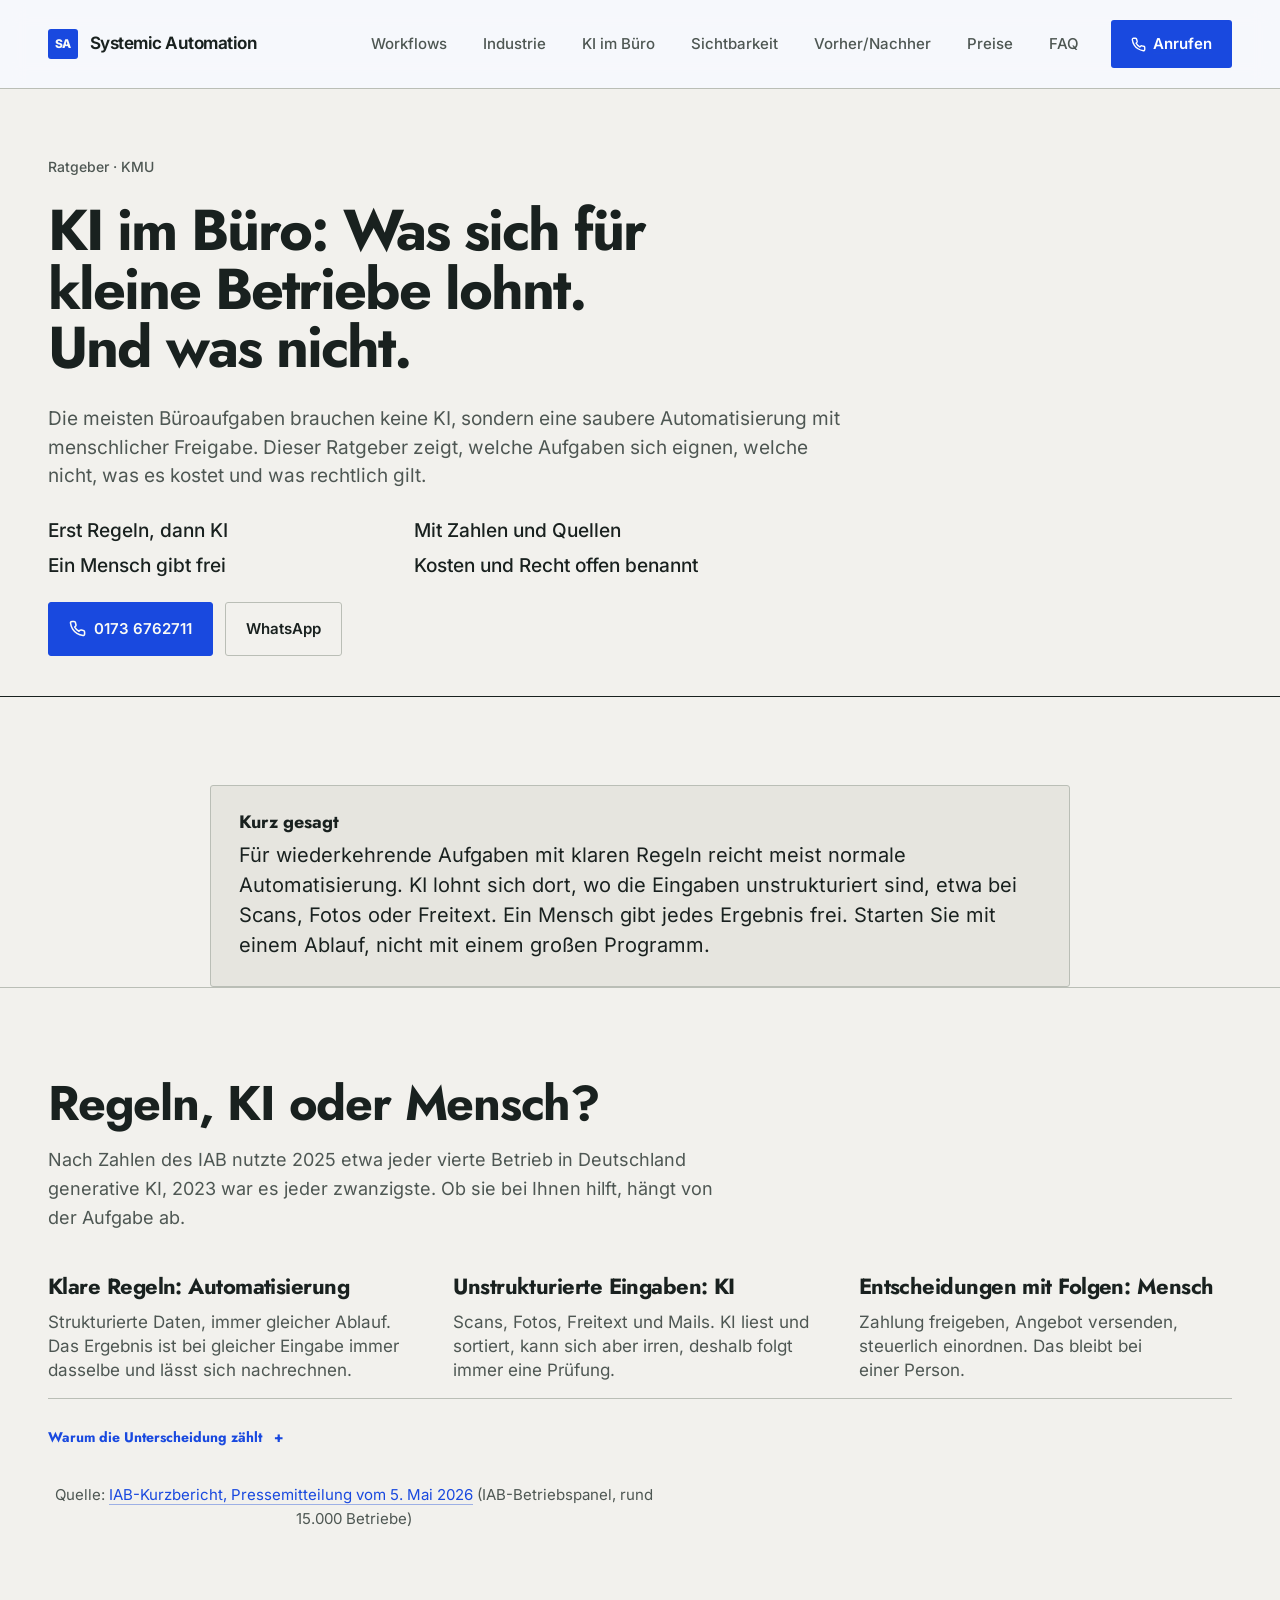
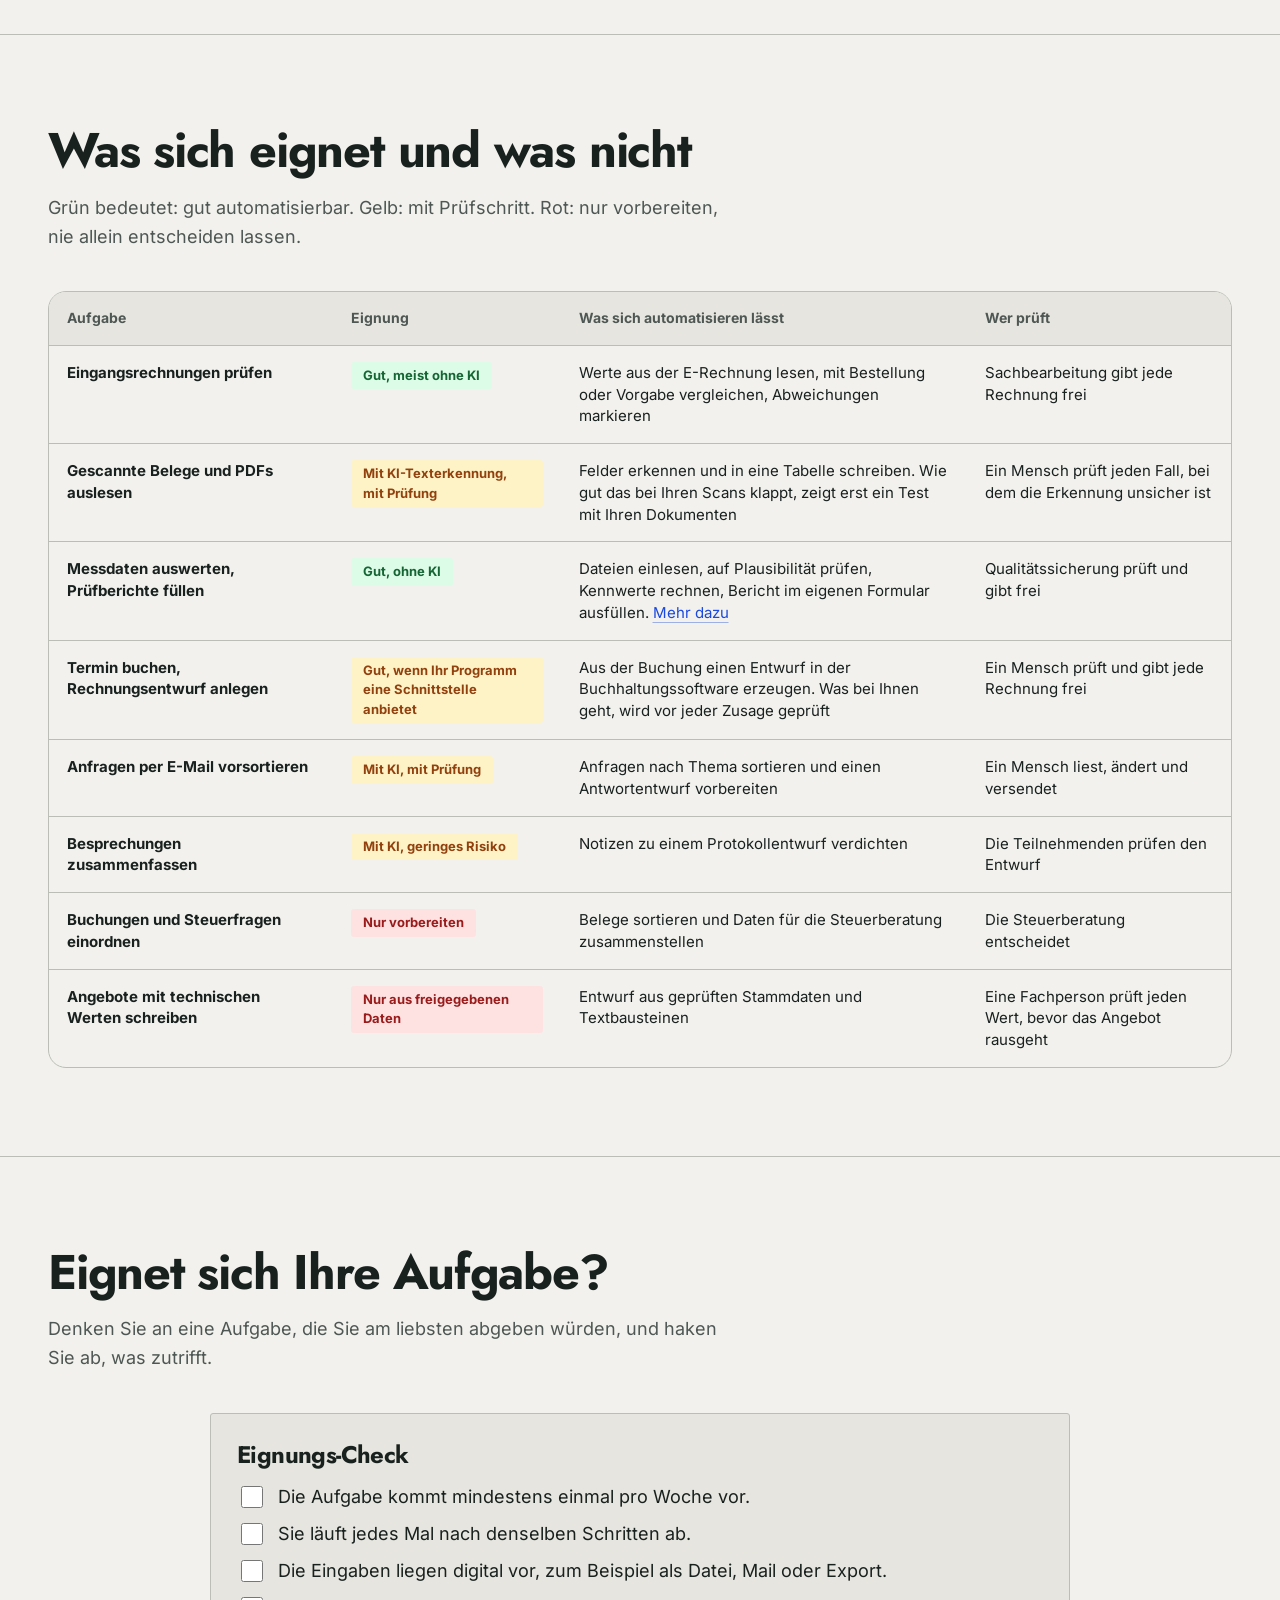
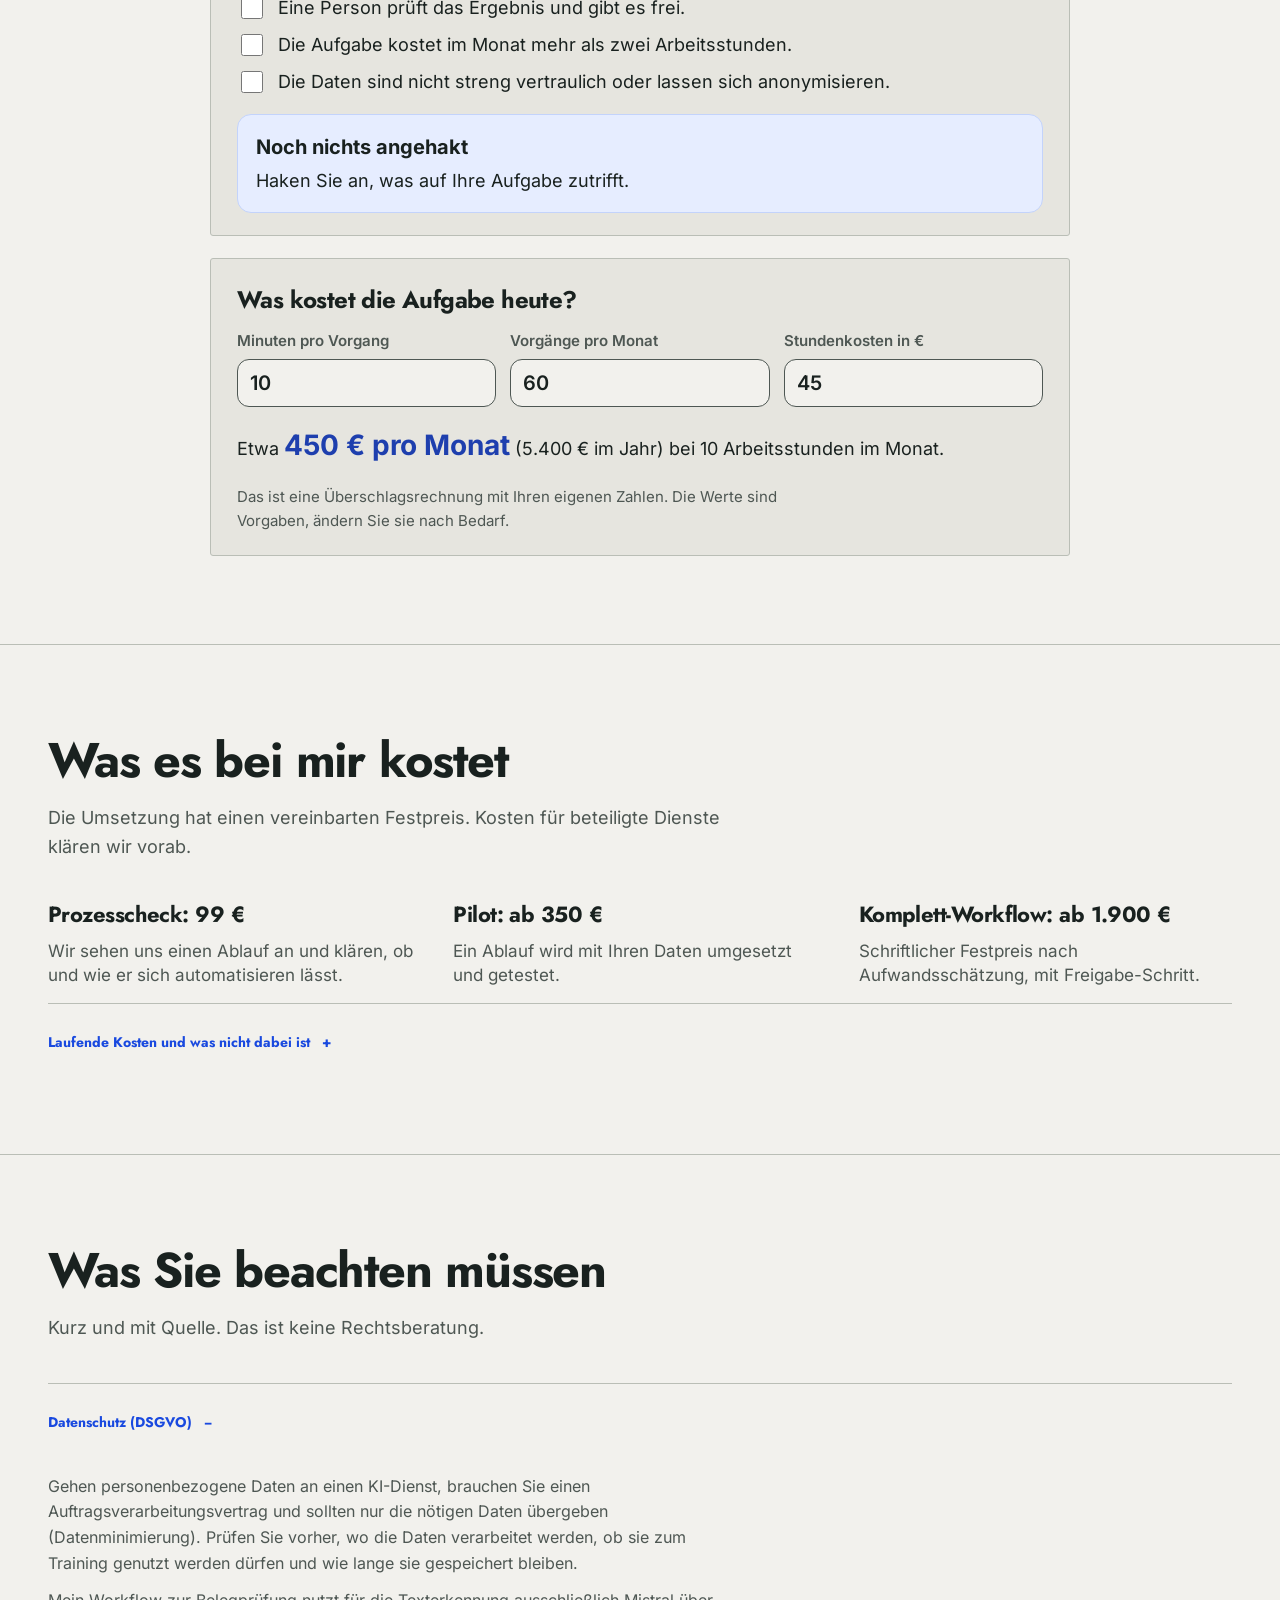
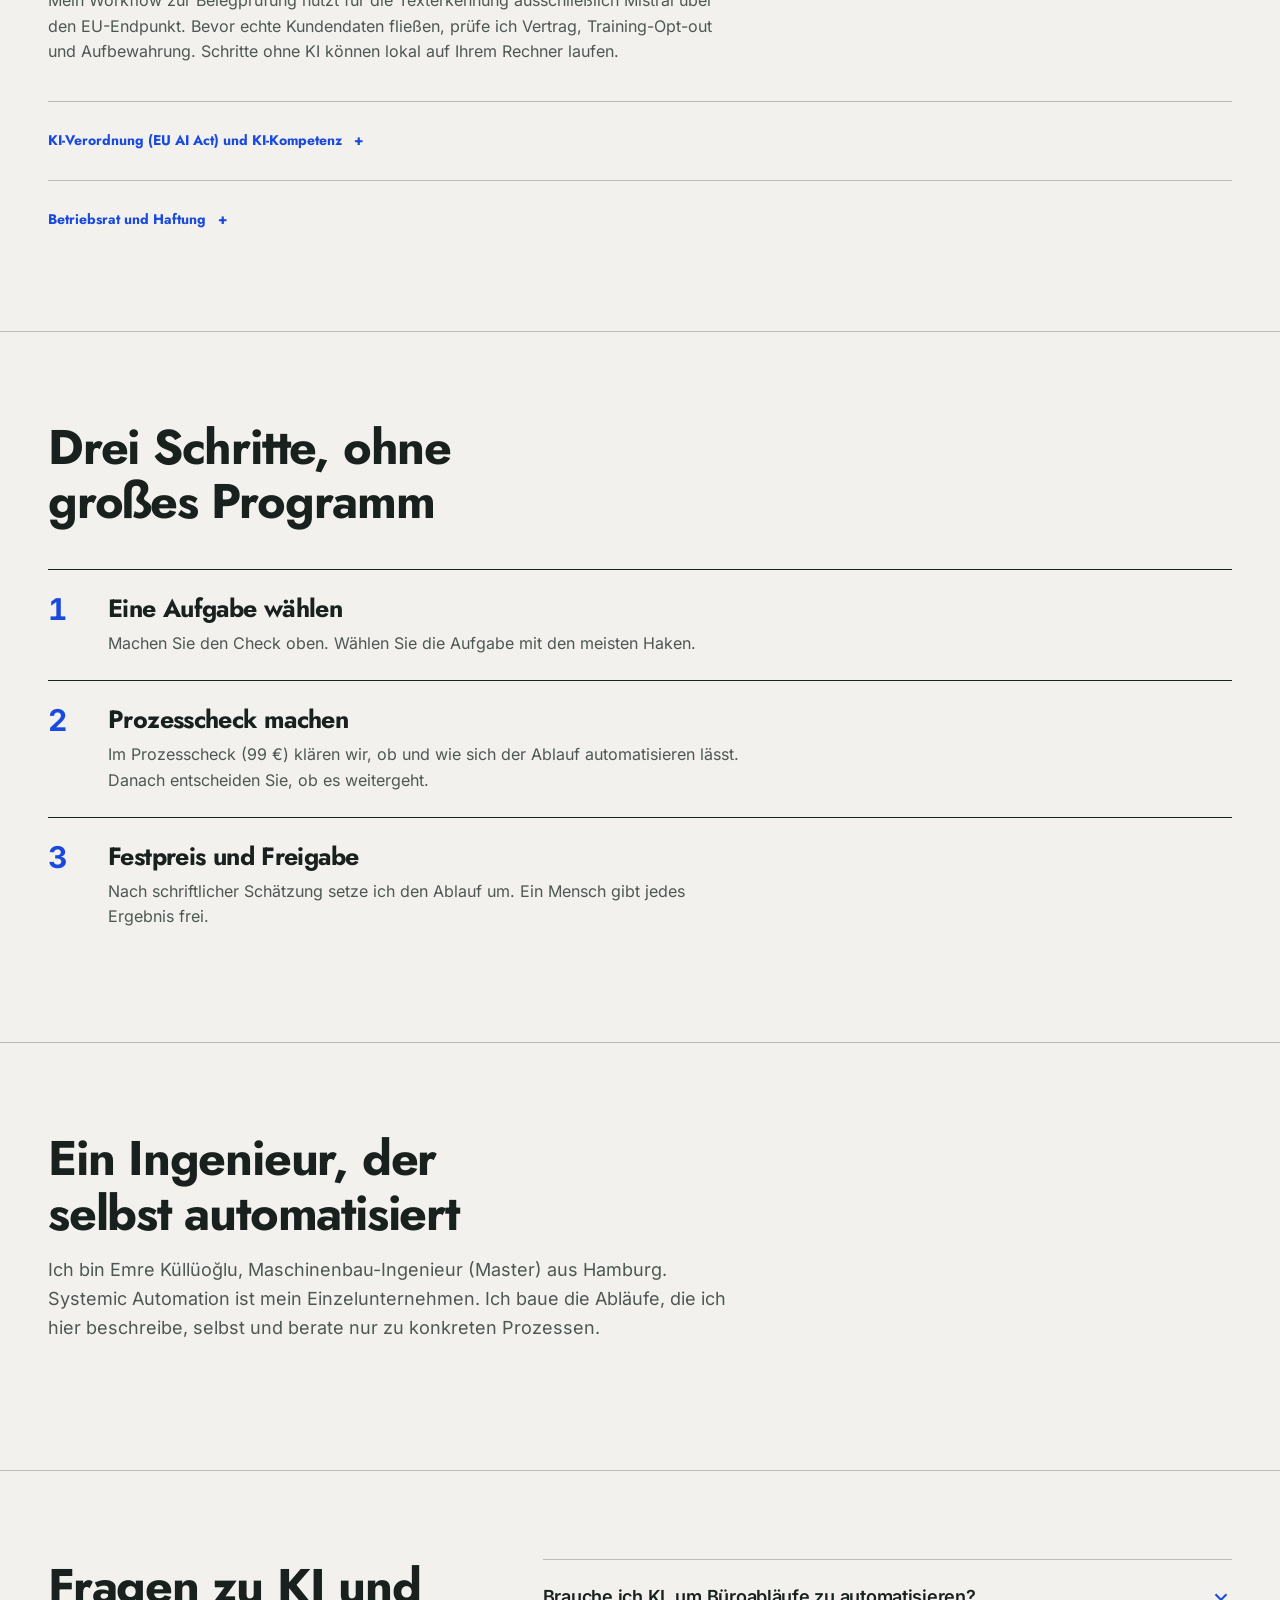
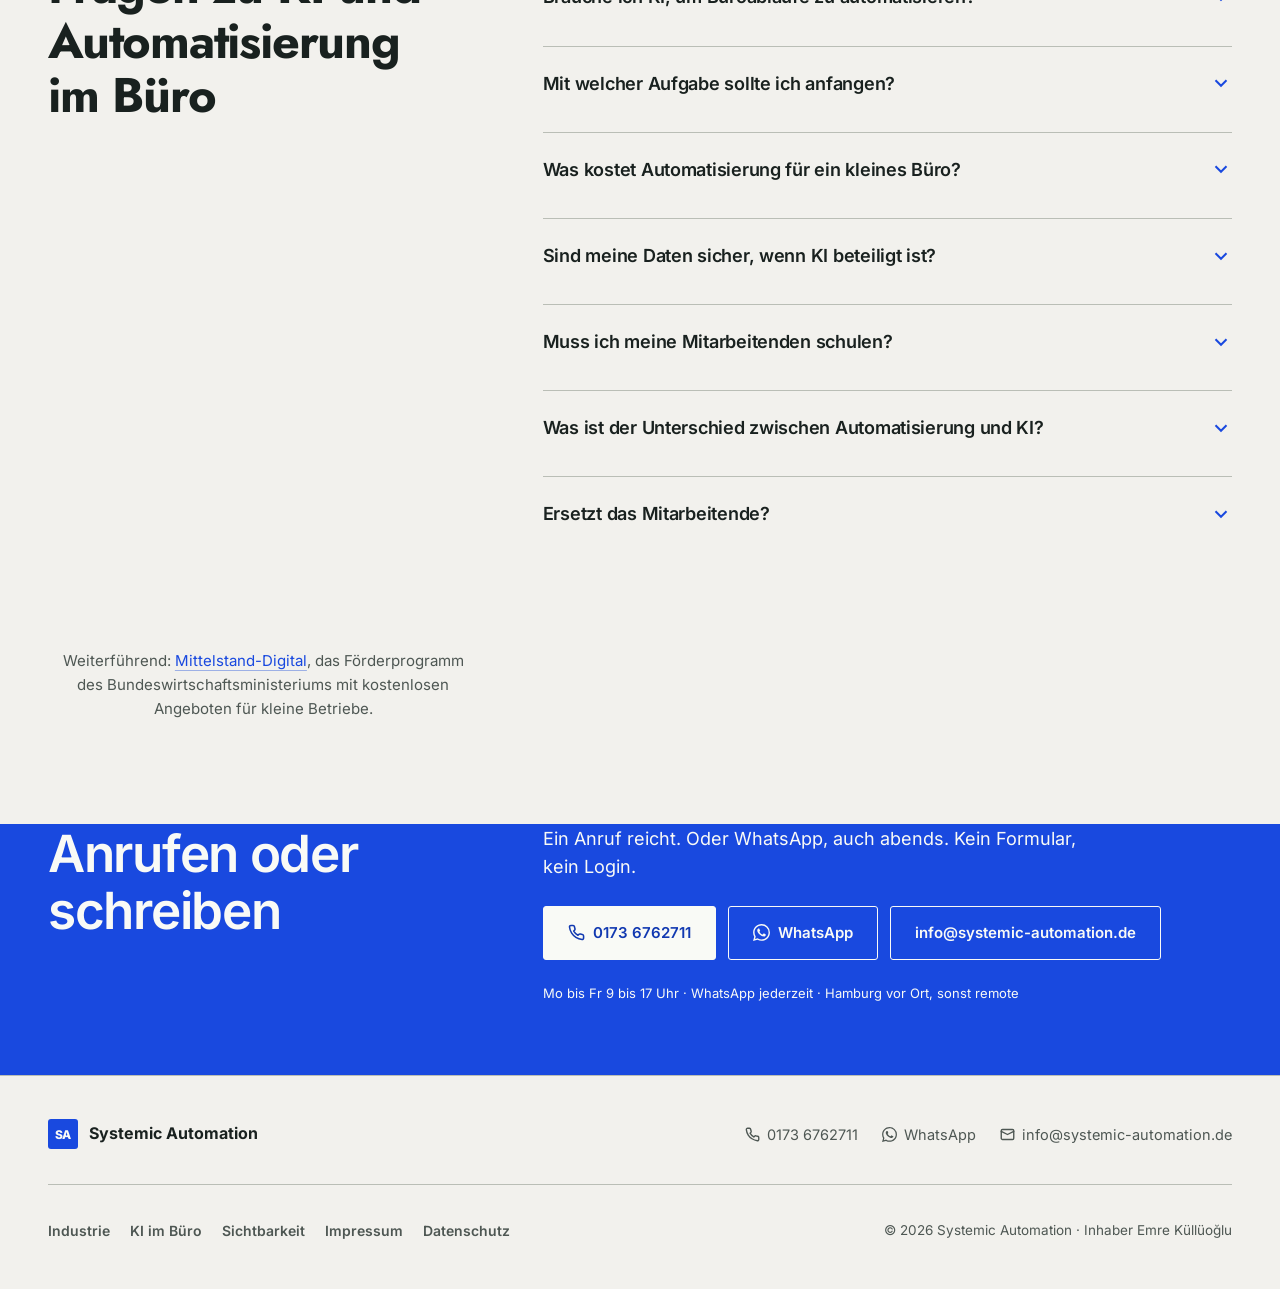
<file: ki-im-buero.html>
<!DOCTYPE html>

<html lang="de">
<head>
<meta charset="utf-8"/>
<meta content="width=device-width, initial-scale=1.0" name="viewport"/>
<meta content="KI im Büro für KMU in Hamburg: welche Aufgaben sich automatisieren lassen, wo keine KI nötig ist, was es kostet und welche Regeln gelten. Mit Check und Quellen." name="description"/>
<meta content="#0f172a" name="theme-color"/>
<title>KI im Büro: Was sich für KMU lohnt | Systemic Automation</title>
<link href="https://systemic-automation.de/ki-im-buero" rel="canonical"/>
<link href="favicon.svg" rel="icon" type="image/svg+xml"/>
<link href="favicon.ico" rel="alternate icon"/>
<link href="apple-touch-icon.png" rel="apple-touch-icon"/>
<link as="font" crossorigin="" href="fonts/inter-latin-var.woff2" rel="preload" type="font/woff2"/>
<meta content="KI im Büro: Was sich für KMU lohnt | Systemic Automation" property="og:title"/>
<meta content="Welche Büroaufgaben sich automatisieren lassen, wo keine KI nötig ist, was es kostet und welche Regeln gelten." property="og:description"/>
<meta content="https://systemic-automation.de/og-image-v2.jpg" property="og:image"/>
<meta content="Systemic Automation: Prozessautomatisierung für KMU und Industrie" property="og:image:alt"/>
<meta content="1200" property="og:image:width"/>
<meta content="630" property="og:image:height"/>
<meta content="https://systemic-automation.de/ki-im-buero" property="og:url"/>
<meta content="article" property="og:type"/>
<meta content="de_DE" property="og:locale"/>
<meta content="Systemic Automation" property="og:site_name"/>
<meta content="summary_large_image" name="twitter:card"/>
<meta content="KI im Büro: Was sich für KMU lohnt | Systemic Automation" name="twitter:title"/>
<meta content="Welche Büroaufgaben sich automatisieren lassen, wo keine KI nötig ist, was es kostet und welche Regeln gelten." name="twitter:description"/>
<meta content="https://systemic-automation.de/og-image-v2.jpg" name="twitter:image"/>
<script type="application/ld+json">
{
  "@context": "https://schema.org",
  "@graph": [
    {
      "@type": "Article",
      "@id": "https://systemic-automation.de/ki-im-buero#article",
      "headline": "KI im Büro: Was sich für kleine Betriebe lohnt und was nicht",
      "description": "KI im Büro für KMU: welche Aufgaben sich automatisieren lassen, wo keine KI nötig ist, was es kostet und welche Regeln gelten. Mit Check und Quellen.",
      "inLanguage": "de-DE",
      "datePublished": "2026-10-23",
      "dateModified": "2026-11-05",
      "mainEntityOfPage": "https://systemic-automation.de/ki-im-buero",
      "image": "https://systemic-automation.de/og-image-v2.jpg",
      "author": {
        "@type": "Person",
        "name": "Emre Küllüoğlu",
        "jobTitle": "Inhaber",
        "url": "https://systemic-automation.de/",
        "sameAs": [
          "https://www.linkedin.com/in/emre-k%C3%BCll%C3%BCoglu-788731420/"
        ]
      },
      "publisher": {
        "@type": "ProfessionalService",
        "name": "Systemic Automation",
        "url": "https://systemic-automation.de/"
      }
    },
    {
      "@type": "BreadcrumbList",
      "itemListElement": [
        {
          "@type": "ListItem",
          "position": 1,
          "name": "Startseite",
          "item": "https://systemic-automation.de/"
        },
        {
          "@type": "ListItem",
          "position": 2,
          "name": "KI im Büro",
          "item": "https://systemic-automation.de/ki-im-buero"
        }
      ]
    },
    {
      "@type": "FAQPage",
      "mainEntity": [
        {
          "@type": "Question",
          "name": "Brauche ich KI, um Büroabläufe zu automatisieren?",
          "acceptedAnswer": {
            "@type": "Answer",
            "text": "Oft nicht. Läuft eine Aufgabe jedes Mal nach denselben Regeln und liegen die Daten strukturiert vor, reicht normale Automatisierung. Sie liefert bei gleicher Eingabe immer dasselbe Ergebnis und lässt sich nachvollziehen. KI hilft vor allem bei unstrukturierten Eingaben wie Scans, Fotos oder Freitext."
          }
        },
        {
          "@type": "Question",
          "name": "Mit welcher Aufgabe sollte ich anfangen?",
          "acceptedAnswer": {
            "@type": "Answer",
            "text": "Mit einer, die oft vorkommt, immer gleich abläuft, digital vorliegt und von einer Person geprüft wird. Der Eignungs-Check auf dieser Seite fragt genau das ab. Starten Sie mit einem Ablauf, nicht mit einem großen Programm."
          }
        },
        {
          "@type": "Question",
          "name": "Was kostet Automatisierung für ein kleines Büro?",
          "acceptedAnswer": {
            "@type": "Answer",
            "text": "Bei mir kostet der Prozesscheck 99 €, ein Pilot für einen Ablauf beginnt ab 350 € und ein Komplett-Workflow ab 1.900 €. Die Umsetzung hat einen vereinbarten Festpreis. Rein lokale Workflows haben keine laufenden Lizenzkosten. Kosten für KI-Texterkennung oder beteiligte Dienste wie Make weise ich im Angebot aus."
          }
        },
        {
          "@type": "Question",
          "name": "Sind meine Daten sicher, wenn KI beteiligt ist?",
          "acceptedAnswer": {
            "@type": "Answer",
            "text": "Das hängt vom Anbieter und vom Vertrag ab. Personenbezogene Daten sollten nur mit Auftragsverarbeitungsvertrag, Datenminimierung und geprüfter Aufbewahrung an einen KI-Dienst gehen. Mein Workflow zur Belegprüfung nutzt für die Texterkennung ausschließlich Mistral über den EU-Endpunkt. Vor echten Kundendaten prüfe ich Vertrag, Training-Opt-out und Aufbewahrung. Rein lokale Schritte verlassen Ihren Rechner nicht."
          }
        },
        {
          "@type": "Question",
          "name": "Muss ich meine Mitarbeitenden schulen?",
          "acceptedAnswer": {
            "@type": "Answer",
            "text": "Wer KI beruflich einsetzt, muss laut Artikel 4 der KI-Verordnung (EU) 2024/1689 Maßnahmen für ausreichende KI-Kompetenz ergreifen. Die Pflicht gilt seit dem 2. Februar 2025. Die Verordnung wurde 2026 mit dem Digital Omnibus teilweise geändert, prüfen Sie deshalb die aktuelle Fassung. Eine kurze, dokumentierte Einweisung in die genutzten Werkzeuge ist ein sinnvoller Anfang. Das ist keine Rechtsberatung."
          }
        },
        {
          "@type": "Question",
          "name": "Was ist der Unterschied zwischen Automatisierung und KI?",
          "acceptedAnswer": {
            "@type": "Answer",
            "text": "Automatisierung folgt festen Regeln, die Sie vorher festlegen. KI trifft eine Einschätzung aus Mustern und kann sich irren. Deshalb gehört hinter jeden KI-Schritt eine Prüfung durch einen Menschen. Bei meinen Workflows gibt immer eine Person das Ergebnis frei."
          }
        },
        {
          "@type": "Question",
          "name": "Ersetzt das Mitarbeitende?",
          "acceptedAnswer": {
            "@type": "Answer",
            "text": "Nein, es nimmt Tipp- und Kopierarbeit ab. Die Entscheidung, die Prüfung und das Gespräch mit Kunden bleiben bei Ihnen oder Ihrem Team."
          }
        }
      ]
    }
  ]
}
</script>
<style>
  /* Inter — self-hosted Variable Font (Weight 400–800), latin + latin-ext */
  @font-face {
    font-family: "Inter";
    font-style: normal;
    font-weight: 400 800;
    font-display: swap;
    src: url("fonts/inter-latin-var.woff2") format("woff2");
    unicode-range: U+0000-00FF, U+0131, U+0152-0153, U+02BB-02BC, U+02C6, U+02DA, U+02DC, U+0304, U+0308, U+0329, U+2000-206F, U+20AC, U+2122, U+2191, U+2193, U+2212, U+2215, U+FEFF, U+FFFD;
  }
  @font-face {
    font-family: "Inter";
    font-style: normal;
    font-weight: 400 800;
    font-display: swap;
    src: url("fonts/inter-latin-ext-var.woff2") format("woff2");
    unicode-range: U+0100-02BA, U+02BD-02C5, U+02C7-02CC, U+02CE-02D7, U+02DD-02FF, U+0304, U+0308, U+0329, U+1D00-1DBF, U+1E00-1E9F, U+1EF2-1EFF, U+2020, U+20A0-20AB, U+20AD-20C0, U+2113, U+2C60-2C7F, U+A720-A7FF;
  }

  :root {
    /* Slate / Tech-Blue Palette */
    --ink:        #0f172a;  /* slate-900 — headings */
    --ink-soft:   #475569;  /* slate-600 — body */
    --ink-muted:  #64748b;  /* slate-500 — captions */
    --line:       #e2e8f0;  /* slate-200 — borders */
    --line-soft:  #f1f5f9;  /* slate-100 */
    --bg:         #ffffff;  /* base */
    --bg-alt:     #f8fafc;  /* slate-50 — alternating sections */
    --bg-alt2:    #f1f5f9;  /* slate-100 — deeper bands */
    --card:       #ffffff;
    --hero-bg:    #0f172a;  /* slate-900 hero */
    --hero-bg-2:  #1e293b;  /* slate-800 */
    --accent:     #2563eb;  /* blue-600 */
    --accent-strong: #1d4ed8; /* blue-700 */
    --accent-soft: #eff6ff; /* blue-50 */
    --accent-line: #bfdbfe; /* blue-200 */
    --danger:     #b91c1c;  /* red-700 */
    --danger-soft:#fef2f2;  /* red-50 */
    --danger-line:#fecaca;  /* red-200 */
    --ok:         #15803d;  /* green-700 */
    --ok-soft:    #f0fdf4;  /* green-50 */
    --ok-line:    #bbf7d0;  /* green-200 */
    --radius:     12px;
    --radius-lg:  16px;
    --shadow-sm:  0 1px 2px rgba(15,23,42,0.04), 0 1px 3px rgba(15,23,42,0.06);
    --shadow-md:  0 4px 6px -1px rgba(15,23,42,0.06), 0 10px 24px -8px rgba(15,23,42,0.12);
    --shadow-lg:  0 20px 48px -12px rgba(15,23,42,0.22);
    --font: "Inter", -apple-system, BlinkMacSystemFont, "Segoe UI", Roboto, Helvetica, Arial, sans-serif;
  }

  * { box-sizing: border-box; }
  html { scroll-behavior: smooth; -webkit-text-size-adjust: 100%; }
  body {
    margin: 0;
    font-family: var(--font);
    background: var(--bg);
    color: var(--ink-soft);
    line-height: 1.65;
    font-size: 17px;
    -webkit-font-smoothing: antialiased;
    text-rendering: optimizeLegibility;
    letter-spacing: -0.011em;
  }
  h1, h2, h3, h4 { color: var(--ink); letter-spacing: -0.025em; line-height: 1.15; }
  a { color: var(--accent-strong); }

  .container { max-width: 1140px; margin: 0 auto; padding: 0 24px; }
  .container-narrow { max-width: 820px; margin: 0 auto; padding: 0 24px; }

  /* Skip-Link */
  .skip-link {
    position: fixed; top: 12px; left: 12px;
    background: var(--ink); color: #fff;
    padding: 10px 16px; border-radius: 8px;
    text-decoration: none; font-weight: 600; z-index: 200;
    transform: translateY(calc(-100% - 24px));
    transition: transform 0.15s ease;
  }
  .skip-link:focus { transform: translateY(0); }

  /* ---------- Top Nav ---------- */
  .topbar {
    position: sticky; top: 0; z-index: 100;
    background: rgba(255,255,255,0.82);
    backdrop-filter: saturate(180%) blur(12px);
    -webkit-backdrop-filter: saturate(180%) blur(12px);
    border-bottom: 1px solid var(--line);
  }
  .nav {
    min-height: 64px; display: flex; align-items: center;
    justify-content: space-between; gap: 20px;
  }
  .brand {
    display: flex; align-items: center; gap: 10px;
    font-weight: 700; font-size: 17px; color: var(--ink);
    text-decoration: none; letter-spacing: -0.02em;
  }
  .brand-mark {
    width: 30px; height: 30px; border-radius: 8px;
    background: linear-gradient(135deg, var(--accent), var(--accent-strong));
    display: grid; place-items: center; color: #fff;
    font-weight: 800; font-size: 12px; letter-spacing: -0.02em; flex: none;
    box-shadow: 0 2px 8px rgba(37,99,235,0.35);
  }
  .nav-links { display: flex; align-items: center; gap: 28px; }
  .nav-links a {
    color: var(--ink-soft); text-decoration: none; font-size: 15px;
    font-weight: 500; transition: color 0.15s ease;
  }
  .nav-links a:hover { color: var(--ink); }
  .nav-cta {
    display: inline-flex; align-items: center; gap: 7px;
    background: var(--accent); color: #fff !important;
    padding: 9px 18px; border-radius: 9px; font-weight: 600 !important;
    font-size: 15px; transition: background 0.15s ease, transform 0.15s ease;
  }
  .nav-cta:hover { background: var(--accent-strong); transform: translateY(-1px); }
  .nav-menu-links { display: flex; align-items: center; gap: 28px; }
  @media (max-width: 760px) {
    .nav-menu-links .nav-links { display: none; }
  }

  /* ---------- Buttons ---------- */
  .btn {
    display: inline-flex; align-items: center; justify-content: center; gap: 8px;
    padding: 14px 26px; border-radius: 10px; text-decoration: none;
    font-weight: 600; font-size: 16px; border: 1px solid transparent;
    cursor: pointer; transition: transform 0.18s cubic-bezier(.2,.7,.3,1), background 0.18s ease, box-shadow 0.18s ease, border-color 0.18s ease;
    will-change: transform;
  }
  .btn-primary { background: var(--accent); color: #fff; box-shadow: 0 4px 14px -2px rgba(37,99,235,0.4); }
  .btn-primary:hover { background: var(--accent-strong); transform: translateY(-2px); box-shadow: 0 10px 15px -3px rgba(37,99,235,0.3); }
  .btn-secondary { background: var(--card); color: var(--ink); border-color: var(--line); }
  .btn-secondary:hover { border-color: var(--ink-muted); transform: translateY(-2px); }
  .btn-ghost-light { background: rgba(255,255,255,0.08); color: #fff; border-color: rgba(255,255,255,0.18); }
  .btn-ghost-light:hover { background: rgba(255,255,255,0.14); transform: translateY(-2px); }
  .btn-lg { padding: 17px 32px; font-size: 17px; }

  /* ---------- Hero ---------- */
  .hero {
    background:
      radial-gradient(1200px 500px at 80% -10%, rgba(37,99,235,0.18), transparent 60%),
      radial-gradient(900px 400px at 0% 110%, rgba(37,99,235,0.10), transparent 55%),
      var(--hero-bg);
    color: #e2e8f0;
    padding: 88px 0 96px;
    position: relative;
    overflow: hidden;
  }
  .hero::before {
    content: ""; position: absolute; inset: 0;
    background-image:
      linear-gradient(rgba(148,163,184,0.06) 1px, transparent 1px),
      linear-gradient(90deg, rgba(148,163,184,0.06) 1px, transparent 1px);
    background-size: 56px 56px;
    mask-image: radial-gradient(900px 500px at 70% 10%, #000 30%, transparent 75%);
    -webkit-mask-image: radial-gradient(900px 500px at 70% 10%, #000 30%, transparent 75%);
    pointer-events: none;
  }
  .hero-grid {
    position: relative; display: grid; gap: 56px; align-items: center;
    grid-template-columns: 1fr;
  }
  @media (min-width: 940px) {
    .hero-grid { grid-template-columns: 1.05fr 0.95fr; gap: 48px; }
  }
  .hero-eyebrow {
    display: inline-flex; align-items: center; gap: 8px;
    font-size: 13px; font-weight: 600; letter-spacing: 0.02em;
    color: #93c5fd; background: rgba(37,99,235,0.12);
    border: 1px solid rgba(59,130,246,0.25);
    padding: 6px 13px; border-radius: 999px; margin-bottom: 24px;
  }
  .hero-eyebrow .dot {
    width: 7px; height: 7px; border-radius: 50%; background: #3b82f6;
    box-shadow: 0 0 0 0 rgba(59,130,246,0.6); animation: pulse 2.4s infinite;
  }
  @keyframes pulse {
    0% { box-shadow: 0 0 0 0 rgba(59,130,246,0.55); }
    70% { box-shadow: 0 0 0 8px rgba(59,130,246,0); }
    100% { box-shadow: 0 0 0 0 rgba(59,130,246,0); }
  }
  .hero h1 {
    color: #fff; font-size: clamp(34px, 5vw, 52px);
    margin: 0 0 22px; font-weight: 800; letter-spacing: -0.03em;
  }
  .hero h1 .accent { color: #60a5fa; }
  .hero-lead {
    font-size: clamp(17px, 2.2vw, 20px); color: #cbd5e1;
    margin: 0 0 30px; max-width: 540px;
  }
  .hero-bullets { list-style: none; padding: 0; margin: 0 0 34px; display: grid; gap: 13px; }
  .hero-bullets li {
    display: flex; align-items: flex-start; gap: 12px;
    color: #e2e8f0; font-size: 16px;
  }
  .hero-bullets .check {
    flex: none; width: 22px; height: 22px; border-radius: 6px; margin-top: 1px;
    background: rgba(37,99,235,0.18); border: 1px solid rgba(96,165,250,0.4);
    display: grid; place-items: center; color: #60a5fa; font-size: 13px; font-weight: 700;
  }
  .hero-cta { display: flex; flex-wrap: wrap; gap: 14px; margin-bottom: 22px; }
  .hero-trust {
    display: flex; flex-wrap: wrap; gap: 18px;
    font-size: 13.5px; color: #94a3b8;
  }
  .hero-trust span { display: inline-flex; align-items: center; gap: 7px; }
  .hero-trust svg { color: #60a5fa; }

  /* ---------- Demo-Video (Hero) ---------- */
  .demo { margin: 0; scroll-margin-top: 90px; }
  .demo video {
    display: block; width: 100%; height: auto; aspect-ratio: 16 / 9; background: #0f172a;
    border-radius: 16px; border: 1px solid rgba(148,163,184,0.25);
    box-shadow: 0 30px 60px -20px rgba(2,6,23,0.6); cursor: pointer;
  }
  .demo-frame { position: relative; }
  .demo-play { position: absolute; inset: 0 0 48px 0; background: transparent; border: 0; cursor: pointer; }
  .demo figcaption { margin-top: 8px; font-size: 11px; line-height: 1.4; color: #94a3b8; }

  /* ---------- Sections ---------- */
  section { padding: 128px 0; scroll-margin-top: 80px; }
  .section-alt   { background: var(--bg-alt);  border-top: 1px solid var(--line); border-bottom: 1px solid var(--line); }
  .section-slate { background: var(--bg-alt2); border-top: 1px solid var(--line); border-bottom: 1px solid var(--line); }
  .section-white { background: #ffffff; }
  .section-head { max-width: 700px; margin: 0 auto 68px; text-align: center; }
  .section-head .kicker {
    display: inline-block; font-size: 13px; font-weight: 700; letter-spacing: 0.06em;
    text-transform: uppercase; color: var(--accent); margin-bottom: 14px;
  }
  .section-head h2 { font-size: clamp(28px, 4vw, 38px); margin: 0 0 16px; }
  .section-head p { font-size: 18px; color: var(--ink-soft); margin: 0; }

  /* ---------- Workflow ---------- */
  .workflow-feature {
    display: grid; gap: 0; grid-template-columns: 1fr;
    background: var(--card); border: 1px solid var(--line);
    border-radius: var(--radius-lg); overflow: hidden; box-shadow: var(--shadow-md);
  }
  @media (min-width: 820px) { .workflow-feature { grid-template-columns: 1.2fr 1fr; } }
  .wf-text { padding: 40px; }
  .wf-text h3 { font-size: 24px; margin: 0 0 14px; }
  .wf-text p { margin: 0 0 16px; }
  .wf-save {
    display: inline-flex; align-items: center; gap: 9px;
    background: var(--ok-soft); border: 1px solid var(--ok-line); color: var(--ok);
    padding: 10px 16px; border-radius: 10px; font-weight: 600; font-size: 15px; margin-bottom: 24px;
  }
  .wf-side {
    background: var(--bg-alt2); border-left: 1px solid var(--line);
    padding: 40px; display: flex; flex-direction: column; justify-content: center; gap: 14px;
  }
  .wf-step { display: flex; align-items: center; gap: 14px; }
  .wf-step .num {
    flex: none; width: 34px; height: 34px; border-radius: 9px; background: var(--ink);
    color: #fff; display: grid; place-items: center; font-weight: 700; font-size: 15px;
  }
  .wf-step .lbl b { display: block; color: var(--ink); font-size: 15px; }
  .wf-step .lbl span { font-size: 13.5px; color: var(--ink-muted); }
  .wf-arrow { color: var(--line); margin-left: 16px; height: 14px; }

  .also { margin-top: 40px; }
  .also-head { font-size: 14px; font-weight: 700; letter-spacing: 0.04em; text-transform: uppercase; color: var(--ink-muted); margin: 0 0 18px; text-align: center; }
  .also-grid { display: grid; gap: 16px; grid-template-columns: 1fr; }
  @media (min-width: 760px) { .also-grid { grid-template-columns: repeat(3, 1fr); } }
  .also-card {
    background: var(--card); border: 1px solid var(--line); border-radius: var(--radius);
    padding: 22px; transition: transform 0.18s ease, box-shadow 0.18s ease, border-color 0.18s ease;
  }
  .also-card:hover { transform: translateY(-3px); box-shadow: var(--shadow-md); border-color: var(--accent-line); }
  .also-card b { display: block; color: var(--ink); font-size: 16px; margin-bottom: 6px; }
  .also-card span { font-size: 14.5px; color: var(--ink-soft); }

  /* ---------- Vorher / Nachher ---------- */
  .compare { display: grid; gap: 22px; grid-template-columns: 1fr; align-items: stretch; }
  @media (min-width: 760px) { .compare { grid-template-columns: 1fr auto 1fr; align-items: center; } }
  .compare-card {
    border-radius: 16px; padding: 40px;
    box-shadow: 0 4px 6px -1px rgba(0,0,0,0.05), 0 2px 4px -1px rgba(0,0,0,0.04);
    border: 1px solid var(--line); background: #ffffff; height: 100%;
    transition: transform 0.2s ease, box-shadow 0.2s ease;
  }
  .compare-card:hover { transform: translateY(-4px); box-shadow: 0 20px 40px -12px rgba(15,23,42,0.15); }
  .compare-card .tag {
    display: inline-flex; align-items: center; gap: 8px; font-size: 13px; font-weight: 700;
    letter-spacing: 0.04em; text-transform: uppercase; padding: 5px 12px; border-radius: 999px; margin-bottom: 20px;
  }
  .compare-before { border-top: 3px solid #ef4444; }
  .compare-before .tag { color: var(--danger); background: var(--danger-soft); border: 1px solid var(--danger-line); }
  .compare-after { border-top: 3px solid #10b981; }
  .compare-after .tag { color: var(--ok); background: var(--ok-soft); border: 1px solid var(--ok-line); }
  .compare-card ul { list-style: none; padding: 0; margin: 0 0 22px; display: grid; gap: 11px; }
  .compare-card li { display: flex; align-items: center; gap: 11px; font-size: 15.5px; color: var(--ink-soft); }
  .compare-card li .ic { flex: none; width: 20px; height: 20px; border-radius: 50%; display: grid; place-items: center; font-size: 11px; font-weight: 800; }
  .compare-before li .ic { background: var(--danger-soft); color: var(--danger); border: 1px solid var(--danger-line); }
  .compare-after li .ic { background: var(--ok-soft); color: var(--ok); border: 1px solid var(--ok-line); }
  .compare-stat { display: flex; align-items: baseline; gap: 8px; padding-top: 18px; border-top: 1px solid var(--line); }
  .compare-stat b { font-size: 34px; font-weight: 800; letter-spacing: -0.03em; }
  .compare-before .compare-stat b { color: var(--danger); }
  .compare-after .compare-stat b { color: var(--ok); }
  .compare-stat span { font-size: 14px; color: var(--ink-muted); }
  .compare-mid {
    display: grid; place-items: center; color: var(--ink-muted);
  }
  .compare-mid .arrow {
    width: 48px; height: 48px; border-radius: 50%; background: var(--accent); color: #fff;
    display: grid; place-items: center; box-shadow: var(--shadow-md); font-size: 20px;
  }
  @media (max-width: 759px) { .compare-mid .arrow { transform: rotate(90deg); } }
  .vn-figure { margin: 0 0 2.5rem; padding: 0; }
  @media (max-width: 640px) { .vn-figure { display: none; } } /* SVG-Labels wären auf Mobile ~3px, Vergleichskarten decken den Inhalt ab */
  .vn-figure img, .vn-figure svg { width: 100%; height: auto; display: block; border-radius: 12px; }
  .compare-savings {
    margin-top: 30px; text-align: center; font-size: 18px; color: var(--ink);
    background: var(--accent-soft); border: 1px solid var(--accent-line);
    border-radius: var(--radius); padding: 18px;
  }
  .compare-savings b { color: var(--accent-strong); font-size: 22px; }

  /* ---------- Pricing ---------- */
  .audit-card {
    display: grid; gap: 28px; align-items: center; grid-template-columns: 1fr;
    background: var(--card); border: 1.5px solid var(--accent); border-radius: 16px;
    padding: 36px 32px; margin: 0 0 28px; position: relative;
    box-shadow: 0 20px 48px -12px rgba(37,99,235,0.18);
  }
  @media (min-width: 860px) { .audit-card { grid-template-columns: 1.4fr auto; } }
  .audit-card .price-badge { left: 32px; transform: none; }
  .audit-card h3 { font-size: 22px; margin: 10px 0 8px; }
  .audit-card p { margin: 0 0 14px; color: var(--ink-soft); font-size: 15.5px; }
  .audit-card ul { list-style: none; padding: 0; margin: 0; display: grid; gap: 8px; }
  .audit-card li { display: flex; gap: 10px; font-size: 14.5px; color: var(--ink-soft); }
  .audit-side { display: grid; gap: 14px; justify-items: start; }
  @media (min-width: 860px) { .audit-side { justify-items: end; text-align: right; } }
  .pricing {
    display: grid; gap: 28px; grid-template-columns: 1fr;
    align-items: start;  /* start statt stretch — erlaubt scale ohne Clipping */
  }
  @media (min-width: 860px) {
    .pricing {
      grid-template-columns: repeat(auto-fit, minmax(235px, 1fr));
      align-items: start;
    }
  }
  .price-card {
    position: relative; display: flex; flex-direction: column;
    background: var(--card); border: 1px solid var(--line); border-radius: 16px;
    padding: 40px 32px;
    box-shadow: 0 4px 6px -1px rgba(0,0,0,0.05), 0 2px 4px -1px rgba(0,0,0,0.04);
    transition: transform 0.2s ease, box-shadow 0.2s ease, border-color 0.2s ease;
  }
  .price-card:hover { transform: translateY(-4px); box-shadow: var(--shadow-md); }
  .price-card.featured {
    border: 1.5px solid var(--accent);
    box-shadow: 0 20px 48px -12px rgba(37,99,235,0.25), 0 0 0 1px rgba(37,99,235,0.12);
    padding-top: 52px;  /* Platz für Badge */
  }
  @media (min-width: 860px) {
    .price-card.featured { transform: scale(1.03); }
    .price-card.featured:hover { transform: scale(1.03) translateY(-4px); }
  }
  .price-badge {
    position: absolute; top: -14px; left: 50%; transform: translateX(-50%);
    background: #2563eb; color: #ffffff; font-size: 0.75rem; font-weight: 700;
    letter-spacing: 0.04em; padding: 0.25rem 0.75rem; border-radius: 9999px;
    box-shadow: 0 4px 12px -2px rgba(37,99,235,0.45); white-space: nowrap;
  }
  .price-card h3 { font-size: 19px; margin: 0 0 6px; }
  .price-sub { font-size: 14px; color: var(--ink-muted); margin: 0 0 20px; min-height: 20px; }
  .price-amount { display: flex; align-items: baseline; gap: 6px; margin-bottom: 4px; }
  .price-amount .num { font-size: 42px; font-weight: 800; color: var(--ink); letter-spacing: -0.03em; }
  .price-amount .unit { font-size: 16px; color: var(--ink-muted); font-weight: 600; }
  .price-note { font-size: 13.5px; color: var(--ink-muted); margin: 0 0 24px; }
  .price-card ul { list-style: none; padding: 0; margin: 0 0 28px; display: grid; gap: 12px; flex: 1; }
  .price-card li { display: flex; align-items: flex-start; gap: 11px; font-size: 15px; color: var(--ink-soft); }
  .price-card li .ck {
    flex: none; width: 20px; height: 20px; border-radius: 50%; margin-top: 1px;
    background: var(--accent-soft); color: var(--accent-strong); border: 1px solid var(--accent-line);
    display: grid; place-items: center; font-size: 11px; font-weight: 800;
  }
  .price-card .btn { width: 100%; }

  /* ---------- Trust ---------- */
  .trust-grid { display: grid; gap: 24px; grid-template-columns: 1fr; }
  @media (min-width: 680px) { .trust-grid { grid-template-columns: 1fr 1fr; } }
  .trust-item { display: flex; gap: 16px; }
  .trust-ico {
    flex: none; width: 46px; height: 46px; border-radius: 11px;
    background: var(--accent-soft); color: var(--accent-strong);
    display: grid; place-items: center; border: 1px solid var(--accent-line);
  }
  .trust-item h4 { font-size: 17px; margin: 2px 0 6px; }
  .trust-item p { margin: 0; font-size: 15px; color: var(--ink-soft); }

  /* ---------- Referenz (dezenter Quote-Block) ---------- */
  .section-compact { padding: 64px 0; }
  .quote-card {
    max-width: 620px; margin: 0 auto; text-align: center;
  }
  .quote-card blockquote {
    margin: 0 0 20px; font-size: 18px; line-height: 1.6;
    color: var(--ink-soft); font-weight: 500; font-style: italic;
  }
  .quote-card figcaption {
    display: flex; align-items: center; justify-content: center; gap: 12px;
  }
  .quote-avatar {
    flex: none; width: 38px; height: 38px; border-radius: 50%;
    background: linear-gradient(135deg, var(--accent), var(--accent-strong));
    color: #fff; display: grid; place-items: center; font-weight: 700; font-size: 13px;
  }
  .quote-id { text-align: left; }
  .quote-id b { display: block; color: var(--ink); font-size: 14px; }
  .quote-id span { font-size: 13px; color: var(--ink-muted); }

  /* ---------- Über mich ---------- */
  .about-card {
    display: grid; grid-template-columns: 1fr; gap: 40px; align-items: center;
    background: var(--card); border: 1px solid var(--line); border-radius: 16px;
    padding: 48px;
    box-shadow: 0 4px 6px -1px rgba(0,0,0,0.05), 0 2px 4px -1px rgba(0,0,0,0.04);
  }
  @media (min-width: 820px) { .about-card { grid-template-columns: 280px 1fr; } }
  .about-id { display: grid; justify-items: center; gap: 4px; text-align: center; }
  .about-avatar {
    width: 104px; height: 104px; border-radius: 28px;
    background: linear-gradient(135deg, var(--accent), var(--accent-strong));
    color: #fff; display: grid; place-items: center;
    font-weight: 800; font-size: 36px; letter-spacing: -0.02em;
    box-shadow: 0 10px 24px -8px rgba(37,99,235,0.5);
    margin-bottom: 12px;
  }
  .about-id b { color: var(--ink); font-size: 18px; }
  .about-role { font-size: 14px; color: var(--ink-muted); }
  .about-text .kicker {
    display: inline-block; font-size: 13px; font-weight: 700; letter-spacing: 0.06em;
    text-transform: uppercase; color: var(--accent); margin-bottom: 10px;
  }
  .about-text h2 { font-size: clamp(24px, 3vw, 30px); margin: 0 0 14px; }
  .about-text p { margin: 0 0 26px; }
  .about-cta { display: flex; flex-wrap: wrap; gap: 12px; }

  /* ---------- FAQ ---------- */
  .faq-list { max-width: 800px; margin: 0 auto; }
  .faq-item {
    border: 1px solid var(--line); border-radius: var(--radius);
    background: var(--card); margin-bottom: 12px; overflow: hidden;
    transition: border-color 0.18s ease, box-shadow 0.18s ease;
  }
  .faq-item[open] { border-color: var(--accent-line); box-shadow: var(--shadow-sm); }
  .faq-item summary {
    cursor: pointer; list-style: none; padding: 19px 22px;
    font-weight: 600; color: var(--ink); font-size: 16px;
    display: flex; align-items: center; justify-content: space-between; gap: 16px;
  }
  .faq-item summary::-webkit-details-marker { display: none; }
  .faq-item summary .chev {
    flex: none; width: 22px; height: 22px; transition: transform 0.2s ease; color: var(--ink-muted);
  }
  .faq-item[open] summary .chev { transform: rotate(180deg); color: var(--accent); }
  .faq-item .faq-body { padding: 0 22px 20px; color: var(--ink-soft); font-size: 15.5px; }

  /* ---------- Contact ---------- */
  .contact-band {
    background:
      radial-gradient(800px 360px at 85% -20%, rgba(37,99,235,0.22), transparent 60%),
      var(--hero-bg);
    border-radius: var(--radius-lg); padding: 56px 40px; text-align: center;
    position: relative; overflow: hidden;
  }
  .contact-band h2 { color: #fff; font-size: clamp(26px, 3.5vw, 34px); margin: 0 0 14px; }
  .contact-band p { color: #cbd5e1; font-size: 18px; max-width: 540px; margin: 0 auto 30px; }
  .contact-actions { display: flex; flex-wrap: wrap; gap: 14px; justify-content: center; }
  .contact-fine { margin-top: 24px; font-size: 14px; color: #94a3b8; }

  /* ---------- Footer (dark) ---------- */
  footer { padding: 56px 0; background: var(--hero-bg); color: #94a3b8; }
  .footer-inner { display: flex; flex-wrap: wrap; gap: 24px; justify-content: space-between; align-items: center; }
  .footer-brand { display: flex; align-items: center; gap: 11px; font-weight: 700; color: #f8fafc; font-size: 16px; }
  .footer-contact { display: flex; flex-wrap: wrap; gap: 22px; align-items: center; font-size: 14.5px; }
  .footer-contact a { color: #cbd5e1; text-decoration: none; transition: color 0.15s ease; display: inline-flex; align-items: center; gap: 7px; }
  .footer-contact a:hover { color: #fff; }
  .footer-contact .sep { color: #334155; }
  .footer-legal { width: 100%; margin-top: 28px; padding-top: 24px; border-top: 1px solid #1e293b;
    display: flex; flex-wrap: wrap; gap: 18px; justify-content: space-between; align-items: center; font-size: 13.5px; color: #64748b; }
  .footer-legal a { color: #94a3b8; text-decoration: none; }
  .footer-legal a:hover { color: #cbd5e1; }
  .footer-legal nav { display: flex; gap: 20px; }

  /* ---------- Page-load reveal ---------- */
  .reveal-up { opacity: 0; transform: translateY(16px); animation: revealUp 0.7s cubic-bezier(.2,.7,.2,1) forwards; }
  .d1 { animation-delay: 0.05s; } .d2 { animation-delay: 0.15s; } .d3 { animation-delay: 0.25s; }
  .d4 { animation-delay: 0.35s; } .d5 { animation-delay: 0.45s; }
  @keyframes revealUp { to { opacity: 1; transform: translateY(0); } }

  @media (prefers-reduced-motion: reduce) {
    *, *::before, *::after { animation: none !important; transition: none !important; }
    .reveal-up { opacity: 1; transform: none; }
  }

  /* ---------- Mobile fine-tuning ---------- */
  @media (max-width: 900px) {
    section { padding: 88px 0; }
  }
  @media (max-width: 600px) {
    section { padding: 72px 0; }
    .hero { padding: 64px 0 72px; }
    .wf-text, .wf-side { padding: 28px; }
    .wf-side { border-left: none; border-top: 1px solid var(--line); }
    .contact-band { padding: 44px 24px; }
    .hero-cta .btn, .contact-actions .btn, .about-cta .btn { width: 100%; }
    .about-card { padding: 32px 24px; }
  }

  /* Ablauf-Beispiel (Reel als Erklaerung) */
  .flow-grid{display:grid;grid-template-columns:minmax(0,300px) minmax(0,1fr);gap:56px;align-items:center;max-width:960px;margin:0 auto}
  .flow-video{margin:0}
  .flow-video video{width:100%;height:auto;aspect-ratio:9/16;border-radius:20px;background:var(--hero-bg);display:block;object-fit:contain}
  /* Vollbild: nie zuschneiden, immer ganz zeigen (Hochformat auf dem Handy) */
  video:fullscreen,.demo video:fullscreen,.flow-video video:fullscreen{width:100%;height:100%;max-width:none;aspect-ratio:auto;object-fit:contain;border:0;border-radius:0;background:#000}
  video:-webkit-full-screen,.demo video:-webkit-full-screen,.flow-video video:-webkit-full-screen{width:100%;height:100%;max-width:none;aspect-ratio:auto;object-fit:contain;border:0;border-radius:0;background:#000}
  .flow-video figcaption{margin-top:10px;font-size:14px;color:var(--ink-muted)}
  .flow-cta{margin-top:24px}
  @media (max-width: 760px){.flow-grid{grid-template-columns:1fr;gap:28px;justify-items:center}.flow-video{max-width:280px}}

  /* Visueller Umbau 10.10.: gross, knapp, Details aufklappbar (Text bleibt im DOM) */
  .big-steps{display:grid;grid-template-columns:repeat(3,1fr);gap:20px;margin:40px 0 8px}
  .big-step{position:relative;background:var(--card);border:1px solid var(--line);border-radius:20px;padding:30px 26px 28px;text-align:left}
  .big-step .bs-num{position:absolute;top:18px;right:20px;font-size:44px;font-weight:800;color:var(--accent-line);line-height:1}
  .big-step .bs-ico{width:68px;height:68px;border-radius:18px;background:var(--accent-soft);color:var(--accent);display:grid;place-items:center;margin-bottom:18px}
  .big-step h3{font-size:clamp(24px,2.4vw,30px);line-height:1.15;margin:0 0 6px;color:var(--ink)}
  .big-step p{font-size:18px;color:var(--ink-soft);margin:0}
  .tile-head{font-size:15px;font-weight:700;letter-spacing:.08em;text-transform:uppercase;color:var(--ink-muted);margin:56px 0 18px;text-align:center}
  .tile-grid{display:grid;grid-template-columns:repeat(auto-fit,minmax(230px,1fr));gap:18px}
  .tile{background:var(--card);border:1px solid var(--line);border-radius:18px;padding:24px 22px}
  .tile .t-ico{width:52px;height:52px;border-radius:14px;background:var(--accent-soft);color:var(--accent);display:grid;place-items:center;margin-bottom:14px}
  .tile h4{font-size:22px;line-height:1.2;margin:0 0 6px;color:var(--ink)}
  .tile p{font-size:17px;line-height:1.4;color:var(--ink-soft);margin:0}
  .more{margin-top:22px;border-top:1px solid var(--line);padding-top:14px}
  .more summary{cursor:pointer;font-weight:600;color:var(--accent-strong);font-size:16px;list-style:none}
  .more summary::-webkit-details-marker{display:none}
  .more summary::after{content:' +'}
  .more[open] summary::after{content:' \2212'}
  .more .more-body{margin-top:12px;font-size:16px;color:var(--ink-soft);line-height:1.6}
  .more .more-body p{margin:0 0 12px}
  .hero-chips{display:grid;grid-template-columns:1fr 1fr;gap:12px;list-style:none;padding:0;margin:26px 0 8px}
  .hero-chips li{display:flex;align-items:center;gap:12px;font-size:19px;font-weight:600;line-height:1.25;background:rgba(255,255,255,.07);border:1px solid rgba(255,255,255,.14);border-radius:14px;padding:14px 16px}
  .hero-chips li svg{flex:none;color:#7dd3fc}
  .hero-sub{font-size:20px;line-height:1.5}
  .price-amount .num{font-size:clamp(34px,3.3vw,44px)!important;line-height:1.05;white-space:nowrap}
  .price-card ul li{font-size:17px}
  @media (max-width: 860px){.big-steps{grid-template-columns:1fr}.hero-chips{grid-template-columns:1fr}.big-step .bs-num{font-size:36px}}

  /* Screenshots der Anwendung mit Markierungen */
  .shots{display:grid;grid-template-columns:repeat(2,minmax(0,1fr));gap:26px;margin-top:38px}
  .shots .shot:first-child{grid-column:1/-1}
  .shot{margin:0;background:var(--card);border:1px solid var(--line);border-radius:20px;overflow:hidden;box-shadow:0 14px 34px rgba(15,23,42,.10)}
  .shot-bar{display:flex;gap:6px;padding:11px 14px;background:#0b1220}
  .shot-bar i{width:10px;height:10px;border-radius:50%;background:#334155;display:block}
  .shot-frame{position:relative;background:#0e1117;line-height:0}
  .shot-frame img{width:100%;height:auto;display:block}
  .pin{position:absolute;display:flex;align-items:center;gap:8px;transform:translate(-14px,-50%);line-height:1}
  .pin b{width:28px;height:28px;border-radius:50%;background:var(--accent);color:#fff;display:grid;place-items:center;font-size:15px;box-shadow:0 0 0 4px rgba(37,99,235,.35),0 4px 12px rgba(0,0,0,.4)}
  .pin span{display:none}
  .legend{list-style:none;margin:12px 0 0;padding:0;display:grid;gap:6px}
  .legend li{display:flex;align-items:center;gap:10px;font-size:15px;font-weight:600;color:var(--ink)}
  .legend b{width:24px;height:24px;border-radius:50%;background:var(--accent);color:#fff;display:grid;place-items:center;font-size:13px;flex:none}
  .shot-frame a{display:block;line-height:0}
  .shot figcaption{padding:18px 20px 22px}
  .shot h3{font-size:clamp(20px,1.9vw,24px);line-height:1.2;margin:0 0 4px;color:var(--ink)}
  .shot p{font-size:16px;margin:0;color:var(--ink-soft)}
  @media (max-width: 960px){.shots{grid-template-columns:1fr;max-width:640px;margin-left:auto;margin-right:auto}}

  /* Lightbox */
  dialog.lb{border:0;padding:0;background:transparent;max-width:96vw;max-height:96vh;overflow:visible}
  dialog.lb::backdrop{background:rgba(2,6,23,.86)}
  dialog.lb img{display:block;max-width:96vw;max-height:90vh;width:auto;height:auto;border-radius:12px;box-shadow:0 20px 60px rgba(0,0,0,.6);background:#0e1117}
  dialog.lb .lb-close{position:fixed;top:14px;right:14px;width:48px;height:48px;border-radius:50%;border:0;background:#fff;color:#0f172a;font-size:26px;line-height:1;cursor:pointer;box-shadow:0 6px 18px rgba(0,0,0,.5);display:grid;place-items:center}
  dialog.lb .lb-close:focus-visible{outline:3px solid var(--accent);outline-offset:2px}
  .shot-frame a{cursor:zoom-in}

  .pricing.price3{grid-template-columns:repeat(3,minmax(0,1fr))}
  .pricing.price2{grid-template-columns:repeat(2,minmax(0,1fr));margin-top:18px}
  .more-center{margin-top:26px;text-align:center}
  .more-center summary{font-size:18px}
  @media (max-width: 900px){.pricing.price3,.pricing.price2{grid-template-columns:1fr}}

  .answer-box{max-width:860px;margin:0 auto 0;background:var(--accent-soft);border:1px solid var(--accent-line);border-radius:20px;padding:26px 28px}
  .answer-box h2{font-size:15px;letter-spacing:.08em;text-transform:uppercase;color:var(--accent-strong);margin:0 0 8px}
  .answer-box p{font-size:20px;line-height:1.5;color:var(--ink);margin:0}
  .rt-wrap{overflow-x:auto;margin-top:8px}
  .rt{width:100%;border-collapse:separate;border-spacing:0;min-width:720px;background:var(--card);border:1px solid var(--line);border-radius:18px;overflow:hidden}
  .rt th,.rt td{padding:16px 18px;text-align:left;vertical-align:top;font-size:16px;line-height:1.45;border-bottom:1px solid var(--line)}
  .rt th{font-size:13px;letter-spacing:.08em;text-transform:uppercase;color:var(--ink-muted);background:var(--accent-soft)}
  .rt tr:last-child td{border-bottom:0}
  .rt td:first-child{font-weight:700;color:var(--ink);width:24%}
  .chip{display:inline-block;padding:4px 12px;border-radius:999px;font-size:14px;font-weight:700;white-space:nowrap}
  .chip.ok{background:#dcfce7;color:#166534}
  .chip.mid{background:#fef3c7;color:#92400e}
  .chip.low{background:#fee2e2;color:#991b1b}
  .check{max-width:860px;margin:0 auto;display:grid;gap:22px}
  .check-card{background:var(--card);border:1px solid var(--line);border-radius:20px;padding:26px 26px 22px}
  .check-card h3{font-size:24px;margin:0 0 14px;color:var(--ink)}
  .check-list{list-style:none;padding:0;margin:0;display:grid;gap:10px}
  .check-list label{display:flex;gap:12px;align-items:flex-start;font-size:18px;line-height:1.4;color:var(--ink);cursor:pointer}
  .check-list input{width:22px;height:22px;margin-top:2px;flex:none;accent-color:var(--accent)}
  .check-result{margin-top:18px;padding:16px 18px;border-radius:14px;background:var(--accent-soft);border:1px solid var(--accent-line);font-size:18px;color:var(--ink)}
  .check-result b{display:block;font-size:20px;margin-bottom:4px}
  .calc-grid{display:grid;grid-template-columns:repeat(3,1fr);gap:14px}
  .calc-grid label{display:grid;gap:6px;font-size:15px;font-weight:600;color:var(--ink-soft)}
  .calc-grid input{font:inherit;font-size:20px;padding:12px 14px;border-radius:12px;border:1px solid var(--line);background:#fff;color:var(--ink);width:100%}
  .calc-out{margin-top:16px;font-size:18px;color:var(--ink)}
  .calc-out b{font-size:28px;color:var(--accent-strong)}
  .src-list{margin:10px 0 0;padding-left:20px}
  .src-list li{margin:0 0 8px}
  .meta-line{font-size:15px;color:var(--ink-muted);text-align:center;margin-top:22px}
  @media (max-width:700px){.calc-grid{grid-template-columns:1fr}.answer-box p{font-size:18px}}
</style>
<link href="/look.css?v=15" rel="stylesheet"/>
<link rel="preload" href="fonts/jost-redesign.ttf" as="font" type="font/ttf" crossorigin />
<link rel="stylesheet" href="redesign.css?v=20261112-3" />
</head>
<body class="sa-inner">
<a class="skip-link" href="#main">Zum Inhalt springen</a>
<header class="topbar">
<div class="container nav">
<a class="brand" href="/">
<span class="brand-mark">SA</span>
      Systemic Automation
    </a>
<nav aria-label="Hauptnavigation" class="nav-menu-links">
<div class="nav-links">
<a href="/#workflows">Workflows</a>
<a href="/industrie">Industrie</a>
<a aria-current="page" href="/ki-im-buero">KI im Büro</a>
<a href="/sichtbarkeit">Sichtbarkeit</a>
<a href="/#vergleich">Vorher/Nachher</a>
<a href="/#preise">Preise</a>
<a href="/#faq">FAQ</a>
</div>
<a class="nav-cta" href="tel:+491736762711">
<svg fill="none" height="15" stroke="currentColor" stroke-linecap="round" stroke-linejoin="round" stroke-width="2.2" viewBox="0 0 24 24" width="15"><path d="M22 16.92v3a2 2 0 0 1-2.18 2 19.79 19.79 0 0 1-8.63-3.07 19.5 19.5 0 0 1-6-6 19.79 19.79 0 0 1-3.07-8.67A2 2 0 0 1 4.11 2h3a2 2 0 0 1 2 1.72c.13.96.36 1.9.7 2.81a2 2 0 0 1-.45 2.11L8.09 9.91a16 16 0 0 0 6 6l1.27-1.27a2 2 0 0 1 2.11-.45c.91.34 1.85.57 2.81.7A2 2 0 0 1 22 16.92z"></path></svg>
        Anrufen
      </a>
</nav><details class="mobile-menu"><summary>Menü</summary><nav aria-label="Mobile Navigation"><a href="/#praxisbeispiel">Kundenprojekt</a><a href="/#workflows">KI im Büro</a><a href="/industrie">Industrie</a><a href="/sichtbarkeit">Sichtbarkeit</a><a href="/#preise">Leistungen und Preise</a><a href="/#kontakt">Kontakt</a></nav></details>
</div>
</header>
<main id="main">
<section class="hero">
<div class="container">
<div class="hero-grid" style="grid-template-columns:1fr;max-width:860px">
<div>
<span class="hero-eyebrow"><span class="dot"></span> Ratgeber · KMU</span>
<h1>KI im Büro: Was sich für kleine Betriebe lohnt.<br/><span class="accent">Und was nicht.</span></h1>
<p class="hero-lead hero-sub">Die meisten Büroaufgaben brauchen keine KI, sondern eine saubere Automatisierung mit menschlicher Freigabe. Dieser Ratgeber zeigt, welche Aufgaben sich eignen, welche nicht, was es kostet und was rechtlich gilt.</p>
<ul class="hero-chips"><li><svg aria-hidden="true" fill="none" height="26" stroke="currentColor" stroke-linecap="round" stroke-linejoin="round" stroke-width="1.8" viewBox="0 0 24 24" width="26"><path d="M12 22s8-4 8-10V5l-8-3-8 3v7c0 6 8 10 8 10z"></path><path d="M9 12l2 2 4-4"></path></svg> Erst Regeln, dann KI</li><li><svg aria-hidden="true" fill="none" height="26" stroke="currentColor" stroke-linecap="round" stroke-linejoin="round" stroke-width="1.8" viewBox="0 0 24 24" width="26"><rect height="18" rx="2" width="14" x="5" y="3"></rect><path d="M8 8h8M8 12h8M8 16h5"></path></svg> Mit Zahlen und Quellen</li><li><svg aria-hidden="true" fill="none" height="26" stroke="currentColor" stroke-linecap="round" stroke-linejoin="round" stroke-width="1.8" viewBox="0 0 24 24" width="26"><path d="M2 12s4-7 10-7 10 7 10 7-4 7-10 7S2 12 2 12z"></path><circle cx="12" cy="12" r="3"></circle></svg> Ein Mensch gibt frei</li><li><svg aria-hidden="true" fill="none" height="26" stroke="currentColor" stroke-linecap="round" stroke-linejoin="round" stroke-width="1.8" viewBox="0 0 24 24" width="26"><circle cx="12" cy="12" r="9"></circle><path d="M12 7v5l3 2"></path></svg> Kosten und Recht offen benannt</li></ul>
<div class="hero-cta">
<a class="btn btn-primary btn-lg" href="tel:+491736762711"><svg fill="none" height="17" stroke="currentColor" stroke-linecap="round" stroke-linejoin="round" stroke-width="2.2" viewBox="0 0 24 24" width="17"><path d="M22 16.92v3a2 2 0 0 1-2.18 2 19.79 19.79 0 0 1-8.63-3.07 19.5 19.5 0 0 1-6-6 19.79 19.79 0 0 1-3.07-8.67A2 2 0 0 1 4.11 2h3a2 2 0 0 1 2 1.72c.13.96.36 1.9.7 2.81a2 2 0 0 1-.45 2.11L8.09 9.91a16 16 0 0 0 6 6l1.27-1.27a2 2 0 0 1 2.11-.45c.91.34 1.85.57 2.81.7A2 2 0 0 1 22 16.92z"></path></svg> 0173 6762711</a>
<a class="btn btn-ghost-light btn-lg" href="https://wa.me/491736762711?text=Moin!%20Ich%20habe%20eine%20Frage%20zum%20Ratgeber%20KI%20im%20B%C3%BCro.">WhatsApp</a>
</div>
</div>
</div>
</div>
</section>
<section class="section-white" style="padding-bottom:0">
<div class="container">
<div class="answer-box"><h2>Kurz gesagt</h2><p>Für wiederkehrende Aufgaben mit klaren Regeln reicht meist normale Automatisierung. KI lohnt sich dort, wo die Eingaben unstrukturiert sind, etwa bei Scans, Fotos oder Freitext. Ein Mensch gibt jedes Ergebnis frei. Starten Sie mit einem Ablauf, nicht mit einem großen Programm.</p></div>
</div>
</section>
<section class="section-white" id="regeln-oder-ki">
<div class="container">
<div class="section-head"><span class="kicker">Erst die Frage, dann das Werkzeug</span><h2>Regeln, KI oder Mensch?</h2><p>Nach Zahlen des IAB nutzte 2025 etwa jeder vierte Betrieb in Deutschland generative KI, 2023 war es jeder zwanzigste. Ob sie bei Ihnen hilft, hängt von der Aufgabe ab.</p></div>
<div class="tile-grid"><div class="tile"><span class="t-ico"><svg aria-hidden="true" fill="none" height="28" stroke="currentColor" stroke-linecap="round" stroke-linejoin="round" stroke-width="1.8" viewBox="0 0 24 24" width="28"><path d="M4 4h10l6 6v10H4z"></path><path d="M14 4v6h6"></path><path d="M8 14h8M8 17h5"></path></svg></span><h4 aria-level="3">Klare Regeln: Automatisierung</h4><p>Strukturierte Daten, immer gleicher Ablauf. Das Ergebnis ist bei gleicher Eingabe immer dasselbe und lässt sich nachrechnen.</p></div><div class="tile"><span class="t-ico"><svg aria-hidden="true" fill="none" height="28" stroke="currentColor" stroke-linecap="round" stroke-linejoin="round" stroke-width="1.8" viewBox="0 0 24 24" width="28"><circle cx="12" cy="12" r="3"></circle><path d="M12 2v3M12 19v3M2 12h3M19 12h3M5 5l2 2M17 17l2 2M19 5l-2 2M7 17l-2 2"></path></svg></span><h4 aria-level="3">Unstrukturierte Eingaben: KI</h4><p>Scans, Fotos, Freitext und Mails. KI liest und sortiert, kann sich aber irren, deshalb folgt immer eine Prüfung.</p></div><div class="tile"><span class="t-ico"><svg aria-hidden="true" fill="none" height="28" stroke="currentColor" stroke-linecap="round" stroke-linejoin="round" stroke-width="1.8" viewBox="0 0 24 24" width="28"><path d="M12 22s8-4 8-10V5l-8-3-8 3v7c0 6 8 10 8 10z"></path><path d="M9 12l2 2 4-4"></path></svg></span><h4 aria-level="3">Entscheidungen mit Folgen: Mensch</h4><p>Zahlung freigeben, Angebot versenden, steuerlich einordnen. Das bleibt bei einer Person.</p></div></div>
<details class="more"><summary>Warum die Unterscheidung zählt</summary><div class="more-body"><p>Ein Formular, das nach einer Eingabe automatisch eine E-Mail verschickt, ist Regellogik und keine KI. Es ist günstiger, schneller und einfacher zu prüfen als ein KI-Modell. Viele Büroabläufe lassen sich so lösen.</p><p>KI ist dort sinnvoll, wo keine feste Regel existiert, etwa beim Lesen eines Scans oder beim Einordnen einer Anfrage. Weil das Ergebnis eine Einschätzung ist, gehört an dieser Stelle immer ein Prüfschritt hin.</p></div></details>
<p class="meta-line">Quelle: <a href="https://idw-online.de/en/news870242" rel="noopener">IAB-Kurzbericht, Pressemitteilung vom 5. Mai 2026</a> (IAB-Betriebspanel, rund 15.000 Betriebe)</p>
</div>
</section>
<section class="section-alt" id="aufgaben">
<div class="container">
<div class="section-head"><span class="kicker">Acht typische Büroaufgaben</span><h2>Was sich eignet und was nicht</h2><p>Grün bedeutet: gut automatisierbar. Gelb: mit Prüfschritt. Rot: nur vorbereiten, nie allein entscheiden lassen.</p></div>
<div aria-label="Aufgaben und Eignung für Automatisierung" class="rt-wrap" role="region" tabindex="0"><table class="rt"><thead><tr><th scope="col">Aufgabe</th><th scope="col">Eignung</th><th scope="col">Was sich automatisieren lässt</th><th scope="col">Wer prüft</th></tr></thead><tbody><tr><td data-label="Aufgabe">Eingangsrechnungen prüfen</td><td data-label="Eignung"><span class="chip ok">Gut, meist ohne KI</span></td><td data-label="Was sich automatisieren lässt">Werte aus der E-Rechnung lesen, mit Bestellung oder Vorgabe vergleichen, Abweichungen markieren</td><td data-label="Wer prüft">Sachbearbeitung gibt jede Rechnung frei</td></tr><tr><td data-label="Aufgabe">Gescannte Belege und PDFs auslesen</td><td data-label="Eignung"><span class="chip mid">Mit KI-Texterkennung, mit Prüfung</span></td><td data-label="Was sich automatisieren lässt">Felder erkennen und in eine Tabelle schreiben. Wie gut das bei Ihren Scans klappt, zeigt erst ein Test mit Ihren Dokumenten</td><td data-label="Wer prüft">Ein Mensch prüft jeden Fall, bei dem die Erkennung unsicher ist</td></tr><tr><td data-label="Aufgabe">Messdaten auswerten, Prüfberichte füllen</td><td data-label="Eignung"><span class="chip ok">Gut, ohne KI</span></td><td data-label="Was sich automatisieren lässt">Dateien einlesen, auf Plausibilität prüfen, Kennwerte rechnen, Bericht im eigenen Formular ausfüllen. <a href="/industrie">Mehr dazu</a></td><td data-label="Wer prüft">Qualitätssicherung prüft und gibt frei</td></tr><tr><td data-label="Aufgabe">Termin buchen, Rechnungsentwurf anlegen</td><td data-label="Eignung"><span class="chip mid">Gut, wenn Ihr Programm eine Schnittstelle anbietet</span></td><td data-label="Was sich automatisieren lässt">Aus der Buchung einen Entwurf in der Buchhaltungssoftware erzeugen. Was bei Ihnen geht, wird vor jeder Zusage geprüft</td><td data-label="Wer prüft">Ein Mensch prüft und gibt jede Rechnung frei</td></tr><tr><td data-label="Aufgabe">Anfragen per E-Mail vorsortieren</td><td data-label="Eignung"><span class="chip mid">Mit KI, mit Prüfung</span></td><td data-label="Was sich automatisieren lässt">Anfragen nach Thema sortieren und einen Antwortentwurf vorbereiten</td><td data-label="Wer prüft">Ein Mensch liest, ändert und versendet</td></tr><tr><td data-label="Aufgabe">Besprechungen zusammenfassen</td><td data-label="Eignung"><span class="chip mid">Mit KI, geringes Risiko</span></td><td data-label="Was sich automatisieren lässt">Notizen zu einem Protokollentwurf verdichten</td><td data-label="Wer prüft">Die Teilnehmenden prüfen den Entwurf</td></tr><tr><td data-label="Aufgabe">Buchungen und Steuerfragen einordnen</td><td data-label="Eignung"><span class="chip low">Nur vorbereiten</span></td><td data-label="Was sich automatisieren lässt">Belege sortieren und Daten für die Steuerberatung zusammenstellen</td><td data-label="Wer prüft">Die Steuerberatung entscheidet</td></tr><tr><td data-label="Aufgabe">Angebote mit technischen Werten schreiben</td><td data-label="Eignung"><span class="chip low">Nur aus freigegebenen Daten</span></td><td data-label="Was sich automatisieren lässt">Entwurf aus geprüften Stammdaten und Textbausteinen</td><td data-label="Wer prüft">Eine Fachperson prüft jeden Wert, bevor das Angebot rausgeht</td></tr></tbody></table></div>
</div>
</section>
<section class="section-white" id="check">
<div class="container">
<div class="section-head"><span class="kicker">Zwei Minuten</span><h2>Eignet sich Ihre Aufgabe?</h2><p>Denken Sie an eine Aufgabe, die Sie am liebsten abgeben würden, und haken Sie ab, was zutrifft.</p></div>
<div class="check">
<div class="check-card">
<h3>Eignungs-Check</h3>
<ul class="check-list"><li><label><input class="cq" type="checkbox"/> <span>Die Aufgabe kommt mindestens einmal pro Woche vor.</span></label></li><li><label><input class="cq" type="checkbox"/> <span>Sie läuft jedes Mal nach denselben Schritten ab.</span></label></li><li><label><input class="cq" type="checkbox"/> <span>Die Eingaben liegen digital vor, zum Beispiel als Datei, Mail oder Export.</span></label></li><li><label><input class="cq" type="checkbox"/> <span>Eine Person prüft das Ergebnis und gibt es frei.</span></label></li><li><label><input class="cq" type="checkbox"/> <span>Die Aufgabe kostet im Monat mehr als zwei Arbeitsstunden.</span></label></li><li><label><input class="cq" type="checkbox"/> <span>Die Daten sind nicht streng vertraulich oder lassen sich anonymisieren.</span></label></li></ul>
<div aria-live="polite" class="check-result" id="check-result"><b>Noch nichts angehakt</b>Haken Sie an, was auf Ihre Aufgabe zutrifft.</div>
</div>
<div class="check-card">
<h3>Was kostet die Aufgabe heute?</h3>
<div class="calc-grid">
<label>Minuten pro Vorgang<input id="c-min" inputmode="numeric" min="0" step="1" type="number" value="10"/></label>
<label>Vorgänge pro Monat<input id="c-n" inputmode="numeric" min="0" step="1" type="number" value="60"/></label>
<label>Stundenkosten in €<input id="c-eur" inputmode="numeric" min="0" step="1" type="number" value="45"/></label>
</div>
<p class="calc-out" id="calc-out"></p>
<p style="font-size:15px;color:var(--ink-muted);margin:8px 0 0">Das ist eine Überschlagsrechnung mit Ihren eigenen Zahlen. Die Werte sind Vorgaben, ändern Sie sie nach Bedarf.</p>
</div>
</div>
</div>
</section>
<section class="section-alt" id="kosten">
<div class="container">
<div class="section-head"><span class="kicker">Offen benannt</span><h2>Was es bei mir kostet</h2><p>Die Umsetzung hat einen vereinbarten Festpreis. Kosten für beteiligte Dienste klären wir vorab.</p></div>
<div class="tile-grid"><div class="tile"><span class="t-ico"><svg aria-hidden="true" fill="none" height="28" stroke="currentColor" stroke-linecap="round" stroke-linejoin="round" stroke-width="1.8" viewBox="0 0 24 24" width="28"><path d="M2 12s4-7 10-7 10 7 10 7-4 7-10 7S2 12 2 12z"></path><circle cx="12" cy="12" r="3"></circle></svg></span><h4 aria-level="3">Prozesscheck: 99 €</h4><p>Wir sehen uns einen Ablauf an und klären, ob und wie er sich automatisieren lässt.</p></div><div class="tile"><span class="t-ico"><svg aria-hidden="true" fill="none" height="28" stroke="currentColor" stroke-linecap="round" stroke-linejoin="round" stroke-width="1.8" viewBox="0 0 24 24" width="28"><circle cx="12" cy="12" r="9"></circle><path d="M12 7v5l3 2"></path></svg></span><h4 aria-level="3">Pilot: ab 350 €</h4><p>Ein Ablauf wird mit Ihren Daten umgesetzt und getestet.</p></div><div class="tile"><span class="t-ico"><svg aria-hidden="true" fill="none" height="28" stroke="currentColor" stroke-linecap="round" stroke-linejoin="round" stroke-width="1.8" viewBox="0 0 24 24" width="28"><rect height="18" rx="2" width="14" x="5" y="3"></rect><path d="M8 8h8M8 12h8M8 16h5"></path></svg></span><h4 aria-level="3">Komplett-Workflow: ab 1.900 €</h4><p>Schriftlicher Festpreis nach Aufwandsschätzung, mit Freigabe-Schritt.</p></div></div>
<details class="more"><summary>Laufende Kosten und was nicht dabei ist</summary><div class="more-body"><p>Rein lokale Workflows haben keine Lizenz- und keine Abokosten. Wird KI-Texterkennung genutzt, fallen API-Kosten beim Anbieter an. Die weise ich im Angebot gesondert aus.</p><p>Nicht enthalten ist Rechtsberatung. Ob Sie einen Datenschutzbeauftragten oder die Mitbestimmung beachten müssen, klären Sie bitte mit den zuständigen Stellen. <a href="/#preise">Alle Pakete ansehen</a></p></div></details>
</div>
</section>
<section class="section-white" id="recht">
<div class="container">
<div class="section-head"><span class="kicker">Daten und Recht</span><h2>Was Sie beachten müssen</h2><p>Kurz und mit Quelle. Das ist keine Rechtsberatung.</p></div>
<details class="more" open=""><summary>Datenschutz (DSGVO)</summary><div class="more-body"><p>Gehen personenbezogene Daten an einen KI-Dienst, brauchen Sie einen Auftragsverarbeitungsvertrag und sollten nur die nötigen Daten übergeben (Datenminimierung). Prüfen Sie vorher, wo die Daten verarbeitet werden, ob sie zum Training genutzt werden dürfen und wie lange sie gespeichert bleiben.</p><p>Mein Workflow zur Belegprüfung nutzt für die Texterkennung ausschließlich Mistral über den EU-Endpunkt. Bevor echte Kundendaten fließen, prüfe ich Vertrag, Training-Opt-out und Aufbewahrung. Schritte ohne KI können lokal auf Ihrem Rechner laufen.</p></div></details>
<details class="more"><summary>KI-Verordnung (EU AI Act) und KI-Kompetenz</summary><div class="more-body"><p>Seit dem 2. Februar 2025 gilt für Unternehmen, die KI beruflich einsetzen, die Pflicht aus Artikel 4 der <a href="https://eur-lex.europa.eu/eli/reg/2024/1689/oj" rel="noopener">Verordnung (EU) 2024/1689</a>, für ausreichende KI-Kompetenz der Beschäftigten zu sorgen. Mit dem Digital Omnibus wurden 2026 Teile der Verordnung und einzelne Fristen geändert. Prüfen Sie deshalb die aktuelle Fassung, etwa über die <a href="https://www.ihk-muenchen.de/ratgeber/digitalisierung/kuenstliche-intelligenz/ai-act/" rel="noopener">IHK München</a>.</p><p>Für die meisten Büroanwendungen genügt eine kurze, dokumentierte Einweisung in die eingesetzten Werkzeuge.</p></div></details>
<details class="more"><summary>Betriebsrat und Haftung</summary><div class="more-body"><p>Gibt es einen Betriebsrat, hat er bei technischen Einrichtungen, die Verhalten oder Leistung überwachen können, ein Mitbestimmungsrecht (§ 87 Abs. 1 Nr. 6 BetrVG).</p><p>Die Verantwortung für ein Ergebnis bleibt bei Ihnen, auch wenn ein Werkzeug es vorbereitet hat. Deshalb gibt bei jedem meiner Workflows ein Mensch das Ergebnis frei. Kopieren Sie außerdem keine Verträge oder Kundenlisten in öffentliche Chatprogramme.</p></div></details>
</div>
</section>
<section class="section-alt" id="start">
<div class="container">
<div class="section-head"><span class="kicker">So fangen Sie an</span><h2>Drei Schritte, ohne großes Programm</h2></div>
<div class="big-steps"><div class="big-step"><span class="bs-num">1</span><span class="bs-ico"><svg aria-hidden="true" fill="none" height="28" stroke="currentColor" stroke-linecap="round" stroke-linejoin="round" stroke-width="1.8" viewBox="0 0 24 24" width="28"><rect height="18" rx="2" width="14" x="5" y="3"></rect><path d="M8 8h8M8 12h8M8 16h5"></path></svg></span><h3>Eine Aufgabe wählen</h3><p>Machen Sie den Check oben. Wählen Sie die Aufgabe mit den meisten Haken.</p></div><div class="big-step"><span class="bs-num">2</span><span class="bs-ico"><svg aria-hidden="true" fill="none" height="28" stroke="currentColor" stroke-linecap="round" stroke-linejoin="round" stroke-width="1.8" viewBox="0 0 24 24" width="28"><path d="M2 12s4-7 10-7 10 7 10 7-4 7-10 7S2 12 2 12z"></path><circle cx="12" cy="12" r="3"></circle></svg></span><h3>Prozesscheck machen</h3><p>Im Prozesscheck (99 €) klären wir, ob und wie sich der Ablauf automatisieren lässt. Danach entscheiden Sie, ob es weitergeht.</p></div><div class="big-step"><span class="bs-num">3</span><span class="bs-ico"><svg aria-hidden="true" fill="none" height="28" stroke="currentColor" stroke-linecap="round" stroke-linejoin="round" stroke-width="1.8" viewBox="0 0 24 24" width="28"><path d="M12 22s8-4 8-10V5l-8-3-8 3v7c0 6 8 10 8 10z"></path><path d="M9 12l2 2 4-4"></path></svg></span><h3>Festpreis und Freigabe</h3><p>Nach schriftlicher Schätzung setze ich den Ablauf um. Ein Mensch gibt jedes Ergebnis frei.</p></div></div>
</div>
</section>
<section class="section-white" id="ueber-mich-ratgeber">
<div class="container">
<div class="section-head"><span class="kicker">Wer schreibt das</span><h2>Ein Ingenieur, der selbst automatisiert</h2><p>Ich bin Emre Küllüoğlu, Maschinenbau-Ingenieur (Master) aus Hamburg. Systemic Automation ist mein Einzelunternehmen. Ich baue die Abläufe, die ich hier beschreibe, selbst und berate nur zu konkreten Prozessen.</p></div>
</div>
</section>
<section class="section-alt" id="faq">
<div class="container">
<div class="section-head"><span class="kicker">Häufige Fragen</span><h2>Fragen zu KI und Automatisierung im Büro</h2></div>
<div class="faq-list">
<details class="faq-item">
<summary>Brauche ich KI, um Büroabläufe zu automatisieren?<svg class="chev" fill="none" stroke="currentColor" stroke-width="2.2" viewBox="0 0 24 24"><path d="m6 9 6 6 6-6"></path></svg></summary>
<div class="faq-body">Oft nicht. Läuft eine Aufgabe jedes Mal nach denselben Regeln und liegen die Daten strukturiert vor, reicht normale Automatisierung. Sie liefert bei gleicher Eingabe immer dasselbe Ergebnis und lässt sich nachvollziehen. KI hilft vor allem bei unstrukturierten Eingaben wie Scans, Fotos oder Freitext.</div>
</details>
<details class="faq-item">
<summary>Mit welcher Aufgabe sollte ich anfangen?<svg class="chev" fill="none" stroke="currentColor" stroke-width="2.2" viewBox="0 0 24 24"><path d="m6 9 6 6 6-6"></path></svg></summary>
<div class="faq-body">Mit einer, die oft vorkommt, immer gleich abläuft, digital vorliegt und von einer Person geprüft wird. Der Eignungs-Check auf dieser Seite fragt genau das ab. Starten Sie mit einem Ablauf, nicht mit einem großen Programm.</div>
</details>
<details class="faq-item">
<summary>Was kostet Automatisierung für ein kleines Büro?<svg class="chev" fill="none" stroke="currentColor" stroke-width="2.2" viewBox="0 0 24 24"><path d="m6 9 6 6 6-6"></path></svg></summary>
<div class="faq-body">Bei mir kostet der Prozesscheck 99 €, ein Pilot für einen Ablauf beginnt ab 350 € und ein Komplett-Workflow ab 1.900 €. Die Umsetzung hat einen vereinbarten Festpreis. Rein lokale Workflows haben keine laufenden Lizenzkosten. Kosten für KI-Texterkennung oder beteiligte Dienste wie Make weise ich im Angebot aus.</div>
</details>
<details class="faq-item">
<summary>Sind meine Daten sicher, wenn KI beteiligt ist?<svg class="chev" fill="none" stroke="currentColor" stroke-width="2.2" viewBox="0 0 24 24"><path d="m6 9 6 6 6-6"></path></svg></summary>
<div class="faq-body">Das hängt vom Anbieter und vom Vertrag ab. Personenbezogene Daten sollten nur mit Auftragsverarbeitungsvertrag, Datenminimierung und geprüfter Aufbewahrung an einen KI-Dienst gehen. Mein Workflow zur Belegprüfung nutzt für die Texterkennung ausschließlich Mistral über den EU-Endpunkt. Vor echten Kundendaten prüfe ich Vertrag, Training-Opt-out und Aufbewahrung. Rein lokale Schritte verlassen Ihren Rechner nicht.</div>
</details>
<details class="faq-item">
<summary>Muss ich meine Mitarbeitenden schulen?<svg class="chev" fill="none" stroke="currentColor" stroke-width="2.2" viewBox="0 0 24 24"><path d="m6 9 6 6 6-6"></path></svg></summary>
<div class="faq-body">Wer KI beruflich einsetzt, muss laut Artikel 4 der KI-Verordnung (EU) 2024/1689 Maßnahmen für ausreichende KI-Kompetenz ergreifen. Die Pflicht gilt seit dem 2. Februar 2025. Die Verordnung wurde 2026 mit dem Digital Omnibus teilweise geändert, prüfen Sie deshalb die aktuelle Fassung. Eine kurze, dokumentierte Einweisung in die genutzten Werkzeuge ist ein sinnvoller Anfang. Das ist keine Rechtsberatung.</div>
</details>
<details class="faq-item">
<summary>Was ist der Unterschied zwischen Automatisierung und KI?<svg class="chev" fill="none" stroke="currentColor" stroke-width="2.2" viewBox="0 0 24 24"><path d="m6 9 6 6 6-6"></path></svg></summary>
<div class="faq-body">Automatisierung folgt festen Regeln, die Sie vorher festlegen. KI trifft eine Einschätzung aus Mustern und kann sich irren. Deshalb gehört hinter jeden KI-Schritt eine Prüfung durch einen Menschen. Bei meinen Workflows gibt immer eine Person das Ergebnis frei.</div>
</details>
<details class="faq-item">
<summary>Ersetzt das Mitarbeitende?<svg class="chev" fill="none" stroke="currentColor" stroke-width="2.2" viewBox="0 0 24 24"><path d="m6 9 6 6 6-6"></path></svg></summary>
<div class="faq-body">Nein, es nimmt Tipp- und Kopierarbeit ab. Die Entscheidung, die Prüfung und das Gespräch mit Kunden bleiben bei Ihnen oder Ihrem Team.</div>
</details>
</div>
<p class="meta-line">Weiterführend: <a href="https://www.mittelstand-digital.de" rel="noopener">Mittelstand-Digital</a>, das Förderprogramm des Bundeswirtschaftsministeriums mit kostenlosen Angeboten für kleine Betriebe.</p>
</div>
</section>
<!-- KONTAKT -->
<section id="kontakt" style="padding-top:0;">
<div class="container">
<div class="contact-band">
<h2>Anrufen oder schreiben</h2>
<p>Ein Anruf reicht. Oder WhatsApp, auch abends. Kein Formular, kein Login.</p>
<div class="contact-actions">
<a class="btn btn-primary btn-lg" href="tel:+491736762711">
<svg fill="none" height="17" stroke="currentColor" stroke-linecap="round" stroke-linejoin="round" stroke-width="2.2" viewBox="0 0 24 24" width="17"><path d="M22 16.92v3a2 2 0 0 1-2.18 2 19.79 19.79 0 0 1-8.63-3.07 19.5 19.5 0 0 1-6-6 19.79 19.79 0 0 1-3.07-8.67A2 2 0 0 1 4.11 2h3a2 2 0 0 1 2 1.72c.13.96.36 1.9.7 2.81a2 2 0 0 1-.45 2.11L8.09 9.91a16 16 0 0 0 6 6l1.27-1.27a2 2 0 0 1 2.11-.45c.91.34 1.85.57 2.81.7A2 2 0 0 1 22 16.92z"></path></svg>
          0173 6762711
        </a>
<a class="btn btn-ghost-light btn-lg" href="https://wa.me/491736762711?text=Moin!%20Ich%20habe%20eine%20Frage%20zum%20Ratgeber%20KI%20im%20B%C3%BCro.">
<svg aria-hidden="true" fill="currentColor" height="17" viewBox="0 0 24 24" width="17"><path d="M17.472 14.382c-.297-.149-1.758-.867-2.03-.967-.273-.099-.471-.148-.67.15-.197.297-.767.966-.94 1.164-.173.199-.347.223-.644.075-.297-.15-1.255-.463-2.39-1.475-.883-.788-1.48-1.761-1.653-2.059-.173-.297-.018-.458.13-.606.134-.133.297-.347.446-.52.149-.174.198-.298.298-.497.099-.198.05-.371-.025-.52-.075-.149-.669-1.612-.916-2.207-.242-.579-.487-.5-.669-.51-.173-.008-.371-.01-.57-.01-.198 0-.52.074-.792.372-.272.297-1.04 1.016-1.04 2.479 0 1.462 1.065 2.875 1.213 3.074.149.198 2.096 3.2 5.077 4.487.709.306 1.262.489 1.694.625.712.227 1.36.195 1.871.118.571-.085 1.758-.719 2.006-1.413.248-.694.248-1.289.173-1.413-.074-.124-.272-.198-.57-.347m-5.421 7.403h-.004a9.87 9.87 0 0 1-5.031-1.378l-.361-.214-3.741.982.998-3.648-.235-.374a9.86 9.86 0 0 1-1.51-5.26c.001-5.45 4.436-9.884 9.888-9.884 2.64 0 5.122 1.03 6.988 2.898a9.825 9.825 0 0 1 2.893 6.994c-.003 5.45-4.437 9.884-9.885 9.884m8.413-18.297A11.815 11.815 0 0 0 12.05 0C5.495 0 .16 5.335.157 11.892c0 2.096.547 4.142 1.588 5.945L.057 24l6.305-1.654a11.882 11.882 0 0 0 5.683 1.448h.005c6.554 0 11.89-5.335 11.893-11.893a11.821 11.821 0 0 0-3.48-8.413Z"></path></svg>
          WhatsApp
        </a>
<a class="btn btn-ghost-light btn-lg" href="mailto:info@systemic-automation.de">info@systemic-automation.de</a>
</div>
<p class="contact-fine">Mo bis Fr 9 bis 17 Uhr · WhatsApp jederzeit · Hamburg vor Ort, sonst remote</p>
</div>
</div>
</section>
</main>
<footer>
<div class="container">
<div class="footer-inner">
<div class="footer-brand"><span class="brand-mark">SA</span> Systemic Automation</div>
<div class="footer-contact">
<a href="tel:+491736762711">
<svg fill="none" height="15" stroke="currentColor" stroke-linecap="round" stroke-linejoin="round" stroke-width="2.2" viewBox="0 0 24 24" width="15"><path d="M22 16.92v3a2 2 0 0 1-2.18 2 19.79 19.79 0 0 1-8.63-3.07 19.5 19.5 0 0 1-6-6 19.79 19.79 0 0 1-3.07-8.67A2 2 0 0 1 4.11 2h3a2 2 0 0 1 2 1.72c.13.96.36 1.9.7 2.81a2 2 0 0 1-.45 2.11L8.09 9.91a16 16 0 0 0 6 6l1.27-1.27a2 2 0 0 1 2.11-.45c.91.34 1.85.57 2.81.7A2 2 0 0 1 22 16.92z"></path></svg>
          0173 6762711
        </a>
<span class="sep">·</span>
<a href="https://wa.me/491736762711?text=Moin!%20Ich%20habe%20eine%20Frage%20zum%20Ratgeber%20KI%20im%20B%C3%BCro.">
<svg aria-hidden="true" fill="currentColor" height="15" viewBox="0 0 24 24" width="15"><path d="M17.472 14.382c-.297-.149-1.758-.867-2.03-.967-.273-.099-.471-.148-.67.15-.197.297-.767.966-.94 1.164-.173.199-.347.223-.644.075-.297-.15-1.255-.463-2.39-1.475-.883-.788-1.48-1.761-1.653-2.059-.173-.297-.018-.458.13-.606.134-.133.297-.347.446-.52.149-.174.198-.298.298-.497.099-.198.05-.371-.025-.52-.075-.149-.669-1.612-.916-2.207-.242-.579-.487-.5-.669-.51-.173-.008-.371-.01-.57-.01-.198 0-.52.074-.792.372-.272.297-1.04 1.016-1.04 2.479 0 1.462 1.065 2.875 1.213 3.074.149.198 2.096 3.2 5.077 4.487.709.306 1.262.489 1.694.625.712.227 1.36.195 1.871.118.571-.085 1.758-.719 2.006-1.413.248-.694.248-1.289.173-1.413-.074-.124-.272-.198-.57-.347m-5.421 7.403h-.004a9.87 9.87 0 0 1-5.031-1.378l-.361-.214-3.741.982.998-3.648-.235-.374a9.86 9.86 0 0 1-1.51-5.26c.001-5.45 4.436-9.884 9.888-9.884 2.64 0 5.122 1.03 6.988 2.898a9.825 9.825 0 0 1 2.893 6.994c-.003 5.45-4.437 9.884-9.885 9.884m8.413-18.297A11.815 11.815 0 0 0 12.05 0C5.495 0 .16 5.335.157 11.892c0 2.096.547 4.142 1.588 5.945L.057 24l6.305-1.654a11.882 11.882 0 0 0 5.683 1.448h.005c6.554 0 11.89-5.335 11.893-11.893a11.821 11.821 0 0 0-3.48-8.413Z"></path></svg>
          WhatsApp
        </a>
<span class="sep">·</span>
<a href="mailto:info@systemic-automation.de">
<svg fill="none" height="15" stroke="currentColor" stroke-linecap="round" stroke-linejoin="round" stroke-width="2.2" viewBox="0 0 24 24" width="15"><rect height="16" rx="2" width="20" x="2" y="4"></rect><path d="m22 7-10 5L2 7"></path></svg>
          info@systemic-automation.de
        </a>
</div>
</div>
<div class="footer-legal">
<nav aria-label="Rechtliches">
<a href="/industrie">Industrie</a>
<a href="/ki-im-buero">KI im Büro</a>
<a href="/sichtbarkeit">Sichtbarkeit</a>
<a href="/impressum">Impressum</a>
<a href="/datenschutz">Datenschutz</a>
</nav>
<span>© 2026 Systemic Automation · Inhaber Emre Küllüoğlu</span>
</div>
</div>
</footer>
<script defer="" src="ki-check.js"></script>
<script src="/navigation.js?v=1" defer></script>
</body>
</html>
</file>
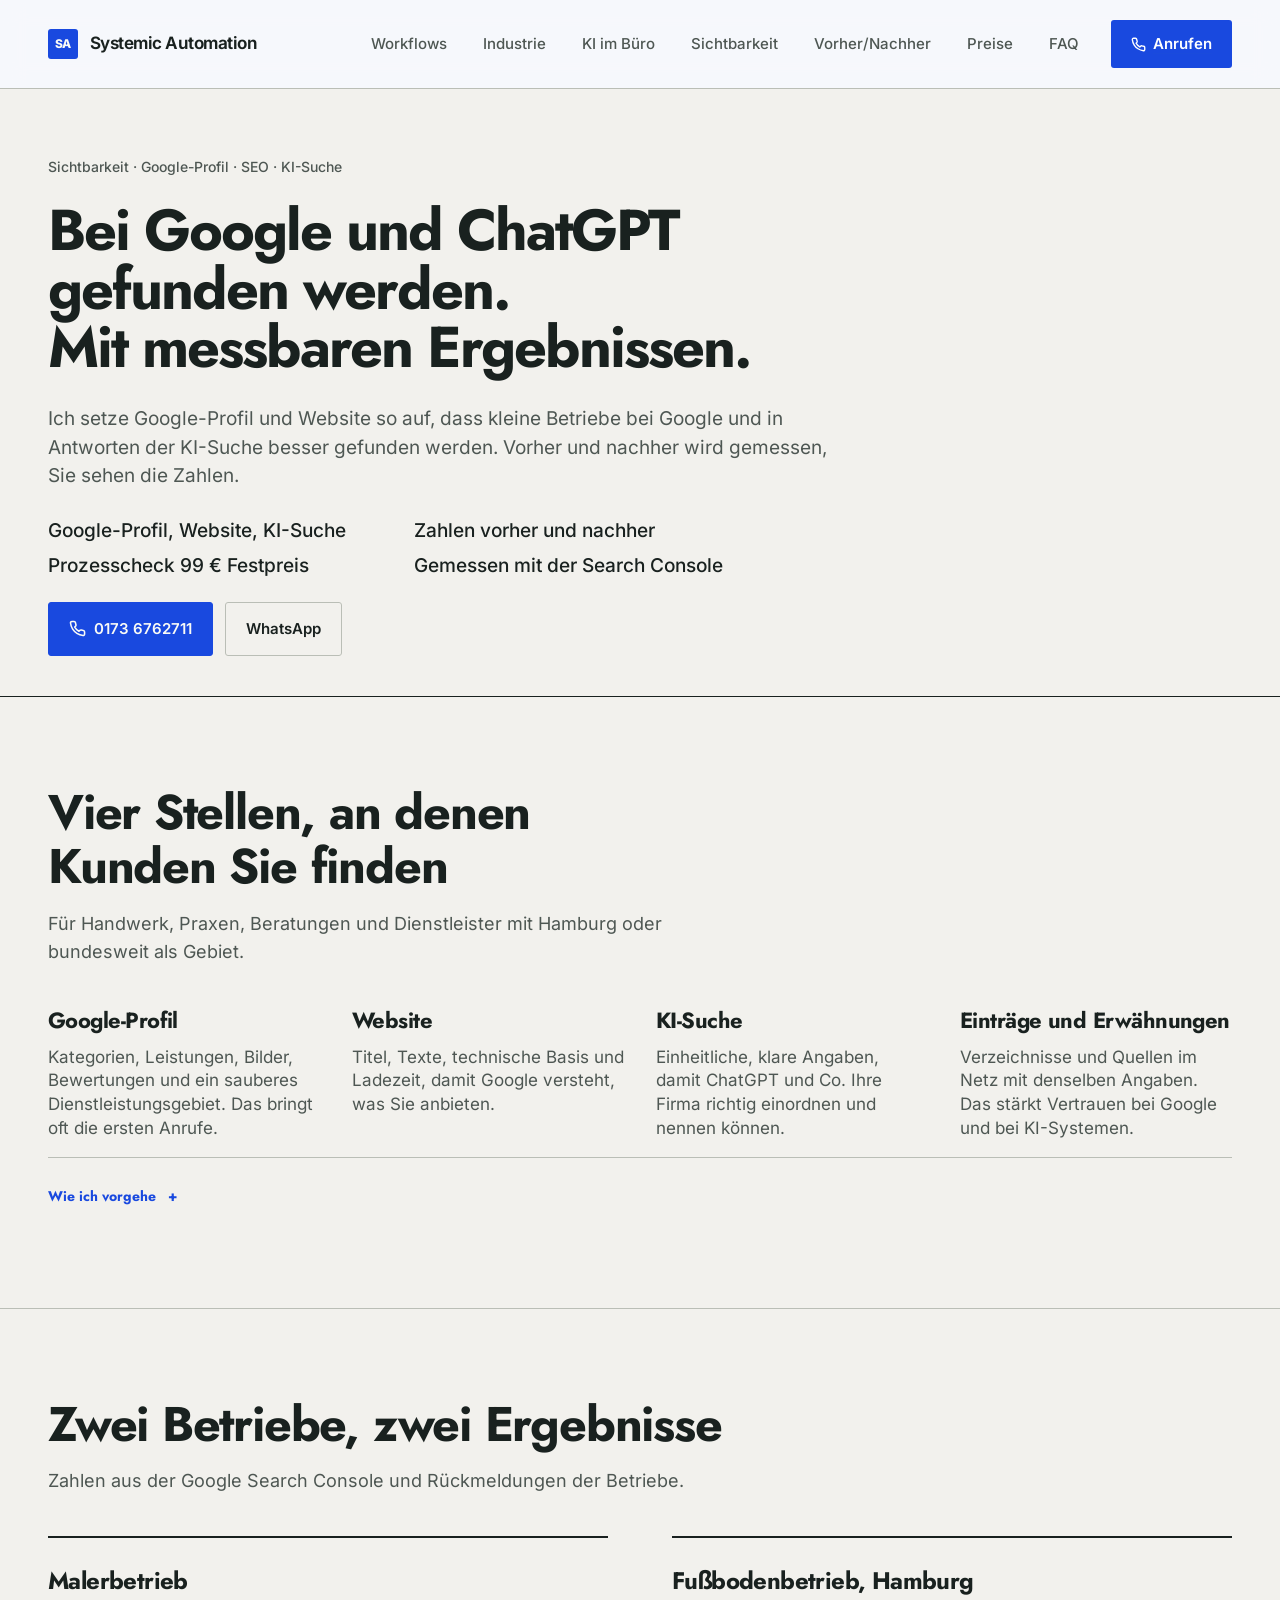
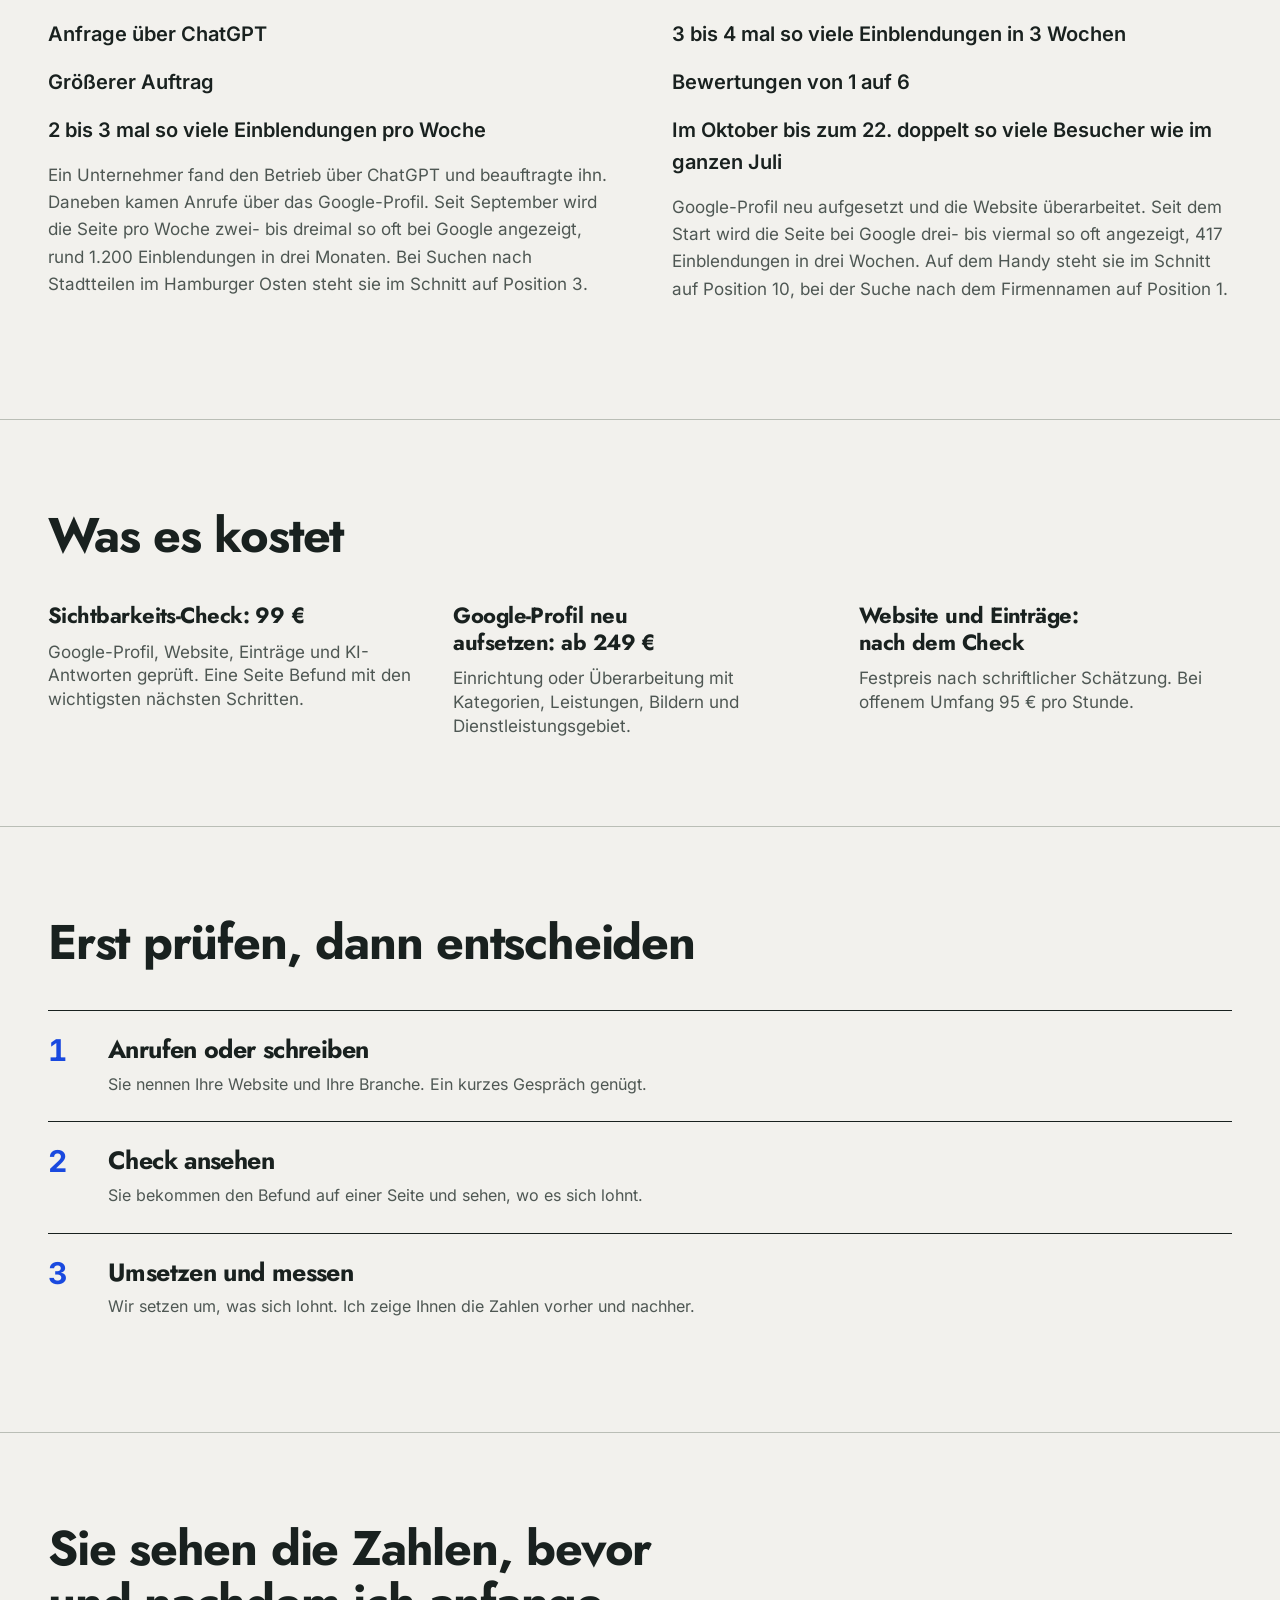
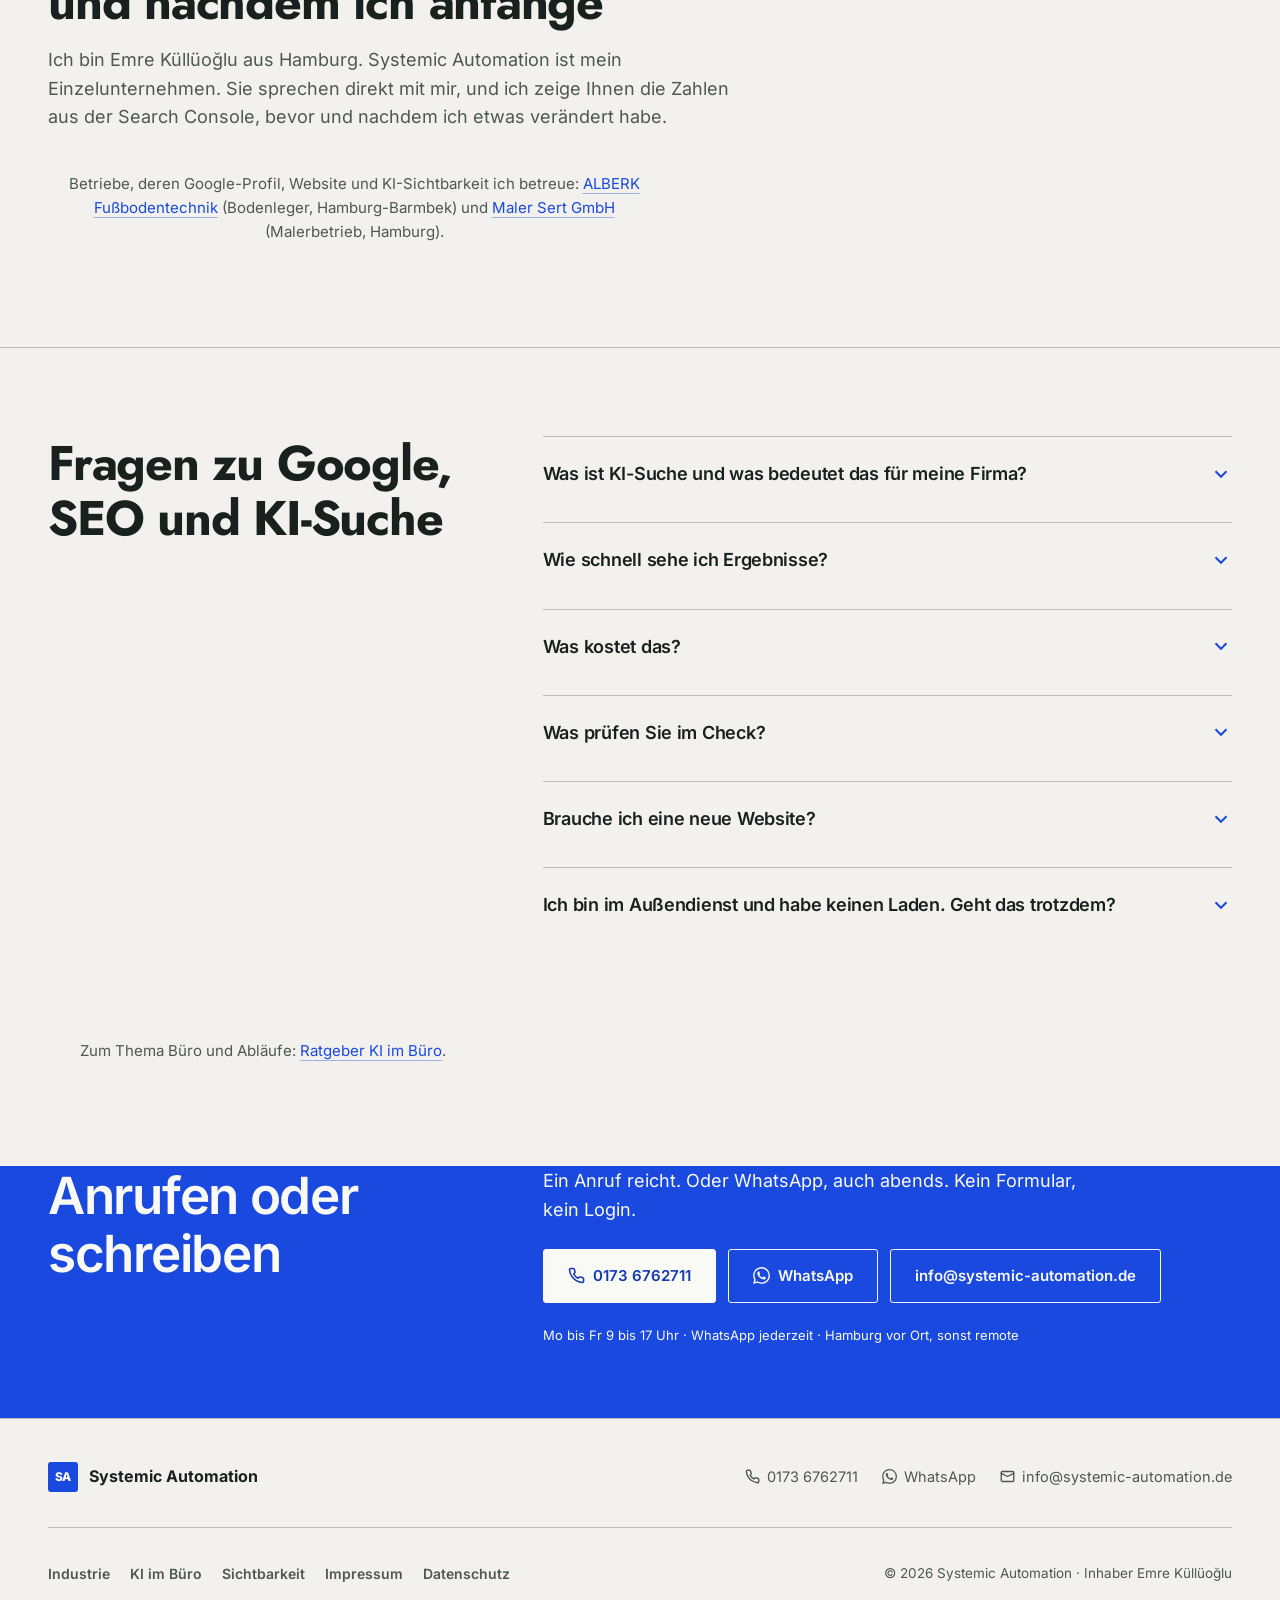
<file: sichtbarkeit.html>
<!DOCTYPE html>
<html lang="de">
<head>
<meta charset="UTF-8" />
<meta name="viewport" content="width=device-width, initial-scale=1.0" />
<meta name="description" content="Google-Profil, Website-SEO und KI-Suche für kleine Betriebe in Hamburg und bundesweit. Prozesscheck 99 € Festpreis, Zahlen vorher und nachher." />
<meta name="theme-color" content="#0f172a" />
<title>Bei Google und ChatGPT gefunden werden | Systemic Automation</title>
<link rel="canonical" href="https://systemic-automation.de/sichtbarkeit" />
<link rel="icon" type="image/svg+xml" href="favicon.svg" />
<link rel="alternate icon" href="favicon.ico" />
<link rel="apple-touch-icon" href="apple-touch-icon.png" />
<link rel="preload" href="fonts/inter-latin-var.woff2" as="font" type="font/woff2" crossorigin />
<meta property="og:title" content="Bei Google und ChatGPT gefunden werden | Systemic Automation" />
<meta property="og:description" content="Google-Profil, Website und KI-Suche für kleine Betriebe. Mit Prozesscheck für 99 € und Zahlen vorher und nachher." />
<meta property="og:image" content="https://systemic-automation.de/og-image-v2.jpg" />
<meta property="og:image:alt" content="Systemic Automation: Prozessautomatisierung für KMU und Industrie" />
<meta property="og:image:width" content="1200" />
<meta property="og:image:height" content="630" />
<meta property="og:url" content="https://systemic-automation.de/sichtbarkeit" />
<meta property="og:type" content="website" />
<meta property="og:locale" content="de_DE" />
<meta property="og:site_name" content="Systemic Automation" />
<meta name="twitter:card" content="summary_large_image" />
<meta name="twitter:title" content="Bei Google und ChatGPT gefunden werden | Systemic Automation" />
<meta name="twitter:description" content="Google-Profil, Website und KI-Suche für kleine Betriebe. Prozesscheck 99 € Festpreis." />
<meta name="twitter:image" content="https://systemic-automation.de/og-image-v2.jpg" />
<script type="application/ld+json">
{
  "@context": "https://schema.org",
  "@graph": [
    {
      "@type": "Service",
      "@id": "https://systemic-automation.de/sichtbarkeit#service",
      "name": "Sichtbarkeit bei Google und KI-Suche für kleine Betriebe",
      "serviceType": "Lokale SEO, Google-Unternehmensprofil, Website-Optimierung, KI-Suche",
      "description": "Google-Profil, Website-SEO und KI-Suche für kleine Betriebe in Hamburg und bundesweit. Prozesscheck 99 € Festpreis, Zahlen vorher und nachher.",
      "provider": {
        "@type": "ProfessionalService",
        "name": "Systemic Automation",
        "url": "https://systemic-automation.de/",
        "areaServed": [
          {
            "@type": "Country",
            "name": "Deutschland"
          },
          {
            "@type": "City",
            "name": "Hamburg"
          }
        ]
      },
      "areaServed": {
        "@type": "Country",
        "name": "Deutschland"
      },
      "url": "https://systemic-automation.de/sichtbarkeit",
      "offers": [
        {
          "@type": "Offer",
          "name": "Sichtbarkeits-Check",
          "price": "99",
          "priceCurrency": "EUR"
        },
        {
          "@type": "Offer",
          "name": "Google-Profil neu aufsetzen",
          "priceCurrency": "EUR",
          "priceSpecification": {
            "@type": "PriceSpecification",
            "minPrice": "249",
            "priceCurrency": "EUR"
          }
        }
      ]
    },
    {
      "@type": "BreadcrumbList",
      "itemListElement": [
        {
          "@type": "ListItem",
          "position": 1,
          "name": "Startseite",
          "item": "https://systemic-automation.de/"
        },
        {
          "@type": "ListItem",
          "position": 2,
          "name": "Sichtbarkeit",
          "item": "https://systemic-automation.de/sichtbarkeit"
        }
      ]
    },
    {
      "@type": "FAQPage",
      "mainEntity": [
        {
          "@type": "Question",
          "name": "Was ist KI-Suche und was bedeutet das für meine Firma?",
          "acceptedAnswer": {
            "@type": "Answer",
            "text": "Immer mehr Menschen fragen ChatGPT, Google mit KI-Antworten oder Perplexity statt klassisch zu suchen. Diese Systeme nennen Firmen, deren Angaben im Netz klar, einheitlich und gut belegt sind. Ich sorge dafür, dass Name, Leistungen, Ort und Kontakt überall stimmen und für Maschinen lesbar sind."
          }
        },
        {
          "@type": "Question",
          "name": "Wie schnell sehe ich Ergebnisse?",
          "acceptedAnswer": {
            "@type": "Answer",
            "text": "Erste Veränderungen zeigen sich oft nach wenigen Wochen, etwa bei den Einblendungen in der Google-Suche. Ich messe vorher und nachher mit der Google Search Console und zeige Ihnen die Zahlen."
          }
        },
        {
          "@type": "Question",
          "name": "Was kostet das?",
          "acceptedAnswer": {
            "@type": "Answer",
            "text": "Der Sichtbarkeits-Check kostet 99 € als Festpreis. Ein Google-Profil neu aufzusetzen kostet ab 249 €. Die Arbeit an der Website nenne ich nach dem Check als Festpreis, bei offenem Umfang rechne ich 95 € pro Stunde mit schriftlicher Schätzung vorab. Es gibt kein Abo."
          }
        },
        {
          "@type": "Question",
          "name": "Was prüfen Sie im Check?",
          "acceptedAnswer": {
            "@type": "Answer",
            "text": "Ihr Google-Profil (Kategorien, Angaben, Bewertungen), Ihre Website (Titel, Texte, technische Basis, Ladezeit), Ihre Einträge in Verzeichnissen und wie Ihre Firma in KI-Antworten vorkommt. Sie bekommen eine Seite mit Befund und den wichtigsten nächsten Schritten."
          }
        },
        {
          "@type": "Question",
          "name": "Brauche ich eine neue Website?",
          "acceptedAnswer": {
            "@type": "Answer",
            "text": "Meistens nicht. Oft reichen bessere Titel und Texte, ein sauberes Google-Profil und einheitliche Angaben. Im Check sehen Sie genau, was nötig ist und was es kostet."
          }
        },
        {
          "@type": "Question",
          "name": "Ich bin im Außendienst und habe keinen Laden. Geht das trotzdem?",
          "acceptedAnswer": {
            "@type": "Answer",
            "text": "Ja. Ein Google-Profil kann als Dienstleistungsgebiet geführt werden, ohne dass Ihre Adresse sichtbar ist. Das ist bei Handwerkern, Beratern und mobilen Diensten üblich."
          }
        }
      ]
    }
  ]
}
</script>
<style>
  /* Inter — self-hosted Variable Font (Weight 400–800), latin + latin-ext */
  @font-face {
    font-family: "Inter";
    font-style: normal;
    font-weight: 400 800;
    font-display: swap;
    src: url("fonts/inter-latin-var.woff2") format("woff2");
    unicode-range: U+0000-00FF, U+0131, U+0152-0153, U+02BB-02BC, U+02C6, U+02DA, U+02DC, U+0304, U+0308, U+0329, U+2000-206F, U+20AC, U+2122, U+2191, U+2193, U+2212, U+2215, U+FEFF, U+FFFD;
  }
  @font-face {
    font-family: "Inter";
    font-style: normal;
    font-weight: 400 800;
    font-display: swap;
    src: url("fonts/inter-latin-ext-var.woff2") format("woff2");
    unicode-range: U+0100-02BA, U+02BD-02C5, U+02C7-02CC, U+02CE-02D7, U+02DD-02FF, U+0304, U+0308, U+0329, U+1D00-1DBF, U+1E00-1E9F, U+1EF2-1EFF, U+2020, U+20A0-20AB, U+20AD-20C0, U+2113, U+2C60-2C7F, U+A720-A7FF;
  }

  :root {
    /* Slate / Tech-Blue Palette */
    --ink:        #0f172a;  /* slate-900 — headings */
    --ink-soft:   #475569;  /* slate-600 — body */
    --ink-muted:  #64748b;  /* slate-500 — captions */
    --line:       #e2e8f0;  /* slate-200 — borders */
    --line-soft:  #f1f5f9;  /* slate-100 */
    --bg:         #ffffff;  /* base */
    --bg-alt:     #f8fafc;  /* slate-50 — alternating sections */
    --bg-alt2:    #f1f5f9;  /* slate-100 — deeper bands */
    --card:       #ffffff;
    --hero-bg:    #0f172a;  /* slate-900 hero */
    --hero-bg-2:  #1e293b;  /* slate-800 */
    --accent:     #2563eb;  /* blue-600 */
    --accent-strong: #1d4ed8; /* blue-700 */
    --accent-soft: #eff6ff; /* blue-50 */
    --accent-line: #bfdbfe; /* blue-200 */
    --danger:     #b91c1c;  /* red-700 */
    --danger-soft:#fef2f2;  /* red-50 */
    --danger-line:#fecaca;  /* red-200 */
    --ok:         #15803d;  /* green-700 */
    --ok-soft:    #f0fdf4;  /* green-50 */
    --ok-line:    #bbf7d0;  /* green-200 */
    --radius:     12px;
    --radius-lg:  16px;
    --shadow-sm:  0 1px 2px rgba(15,23,42,0.04), 0 1px 3px rgba(15,23,42,0.06);
    --shadow-md:  0 4px 6px -1px rgba(15,23,42,0.06), 0 10px 24px -8px rgba(15,23,42,0.12);
    --shadow-lg:  0 20px 48px -12px rgba(15,23,42,0.22);
    --font: "Inter", -apple-system, BlinkMacSystemFont, "Segoe UI", Roboto, Helvetica, Arial, sans-serif;
  }

  * { box-sizing: border-box; }
  html { scroll-behavior: smooth; -webkit-text-size-adjust: 100%; }
  body {
    margin: 0;
    font-family: var(--font);
    background: var(--bg);
    color: var(--ink-soft);
    line-height: 1.65;
    font-size: 17px;
    -webkit-font-smoothing: antialiased;
    text-rendering: optimizeLegibility;
    letter-spacing: -0.011em;
  }
  h1, h2, h3, h4 { color: var(--ink); letter-spacing: -0.025em; line-height: 1.15; }
  a { color: var(--accent-strong); }

  .container { max-width: 1140px; margin: 0 auto; padding: 0 24px; }
  .container-narrow { max-width: 820px; margin: 0 auto; padding: 0 24px; }

  /* Skip-Link */
  .skip-link {
    position: fixed; top: 12px; left: 12px;
    background: var(--ink); color: #fff;
    padding: 10px 16px; border-radius: 8px;
    text-decoration: none; font-weight: 600; z-index: 200;
    transform: translateY(calc(-100% - 24px));
    transition: transform 0.15s ease;
  }
  .skip-link:focus { transform: translateY(0); }

  /* ---------- Top Nav ---------- */
  .topbar {
    position: sticky; top: 0; z-index: 100;
    background: rgba(255,255,255,0.82);
    backdrop-filter: saturate(180%) blur(12px);
    -webkit-backdrop-filter: saturate(180%) blur(12px);
    border-bottom: 1px solid var(--line);
  }
  .nav {
    min-height: 64px; display: flex; align-items: center;
    justify-content: space-between; gap: 20px;
  }
  .brand {
    display: flex; align-items: center; gap: 10px;
    font-weight: 700; font-size: 17px; color: var(--ink);
    text-decoration: none; letter-spacing: -0.02em;
  }
  .brand-mark {
    width: 30px; height: 30px; border-radius: 8px;
    background: linear-gradient(135deg, var(--accent), var(--accent-strong));
    display: grid; place-items: center; color: #fff;
    font-weight: 800; font-size: 12px; letter-spacing: -0.02em; flex: none;
    box-shadow: 0 2px 8px rgba(37,99,235,0.35);
  }
  .nav-links { display: flex; align-items: center; gap: 28px; }
  .nav-links a {
    color: var(--ink-soft); text-decoration: none; font-size: 15px;
    font-weight: 500; transition: color 0.15s ease;
  }
  .nav-links a:hover { color: var(--ink); }
  .nav-cta {
    display: inline-flex; align-items: center; gap: 7px;
    background: var(--accent); color: #fff !important;
    padding: 9px 18px; border-radius: 9px; font-weight: 600 !important;
    font-size: 15px; transition: background 0.15s ease, transform 0.15s ease;
  }
  .nav-cta:hover { background: var(--accent-strong); transform: translateY(-1px); }
  .nav-menu-links { display: flex; align-items: center; gap: 28px; }
  @media (max-width: 760px) {
    .nav-menu-links .nav-links { display: none; }
  }

  /* ---------- Buttons ---------- */
  .btn {
    display: inline-flex; align-items: center; justify-content: center; gap: 8px;
    padding: 14px 26px; border-radius: 10px; text-decoration: none;
    font-weight: 600; font-size: 16px; border: 1px solid transparent;
    cursor: pointer; transition: transform 0.18s cubic-bezier(.2,.7,.3,1), background 0.18s ease, box-shadow 0.18s ease, border-color 0.18s ease;
    will-change: transform;
  }
  .btn-primary { background: var(--accent); color: #fff; box-shadow: 0 4px 14px -2px rgba(37,99,235,0.4); }
  .btn-primary:hover { background: var(--accent-strong); transform: translateY(-2px); box-shadow: 0 10px 15px -3px rgba(37,99,235,0.3); }
  .btn-secondary { background: var(--card); color: var(--ink); border-color: var(--line); }
  .btn-secondary:hover { border-color: var(--ink-muted); transform: translateY(-2px); }
  .btn-ghost-light { background: rgba(255,255,255,0.08); color: #fff; border-color: rgba(255,255,255,0.18); }
  .btn-ghost-light:hover { background: rgba(255,255,255,0.14); transform: translateY(-2px); }
  .btn-lg { padding: 17px 32px; font-size: 17px; }

  /* ---------- Hero ---------- */
  .hero {
    background:
      radial-gradient(1200px 500px at 80% -10%, rgba(37,99,235,0.18), transparent 60%),
      radial-gradient(900px 400px at 0% 110%, rgba(37,99,235,0.10), transparent 55%),
      var(--hero-bg);
    color: #e2e8f0;
    padding: 88px 0 96px;
    position: relative;
    overflow: hidden;
  }
  .hero::before {
    content: ""; position: absolute; inset: 0;
    background-image:
      linear-gradient(rgba(148,163,184,0.06) 1px, transparent 1px),
      linear-gradient(90deg, rgba(148,163,184,0.06) 1px, transparent 1px);
    background-size: 56px 56px;
    mask-image: radial-gradient(900px 500px at 70% 10%, #000 30%, transparent 75%);
    -webkit-mask-image: radial-gradient(900px 500px at 70% 10%, #000 30%, transparent 75%);
    pointer-events: none;
  }
  .hero-grid {
    position: relative; display: grid; gap: 56px; align-items: center;
    grid-template-columns: 1fr;
  }
  @media (min-width: 940px) {
    .hero-grid { grid-template-columns: 1.05fr 0.95fr; gap: 48px; }
  }
  .hero-eyebrow {
    display: inline-flex; align-items: center; gap: 8px;
    font-size: 13px; font-weight: 600; letter-spacing: 0.02em;
    color: #93c5fd; background: rgba(37,99,235,0.12);
    border: 1px solid rgba(59,130,246,0.25);
    padding: 6px 13px; border-radius: 999px; margin-bottom: 24px;
  }
  .hero-eyebrow .dot {
    width: 7px; height: 7px; border-radius: 50%; background: #3b82f6;
    box-shadow: 0 0 0 0 rgba(59,130,246,0.6); animation: pulse 2.4s infinite;
  }
  @keyframes pulse {
    0% { box-shadow: 0 0 0 0 rgba(59,130,246,0.55); }
    70% { box-shadow: 0 0 0 8px rgba(59,130,246,0); }
    100% { box-shadow: 0 0 0 0 rgba(59,130,246,0); }
  }
  .hero h1 {
    color: #fff; font-size: clamp(34px, 5vw, 52px);
    margin: 0 0 22px; font-weight: 800; letter-spacing: -0.03em;
  }
  .hero h1 .accent { color: #60a5fa; }
  .hero-lead {
    font-size: clamp(17px, 2.2vw, 20px); color: #cbd5e1;
    margin: 0 0 30px; max-width: 540px;
  }
  .hero-bullets { list-style: none; padding: 0; margin: 0 0 34px; display: grid; gap: 13px; }
  .hero-bullets li {
    display: flex; align-items: flex-start; gap: 12px;
    color: #e2e8f0; font-size: 16px;
  }
  .hero-bullets .check {
    flex: none; width: 22px; height: 22px; border-radius: 6px; margin-top: 1px;
    background: rgba(37,99,235,0.18); border: 1px solid rgba(96,165,250,0.4);
    display: grid; place-items: center; color: #60a5fa; font-size: 13px; font-weight: 700;
  }
  .hero-cta { display: flex; flex-wrap: wrap; gap: 14px; margin-bottom: 22px; }
  .hero-trust {
    display: flex; flex-wrap: wrap; gap: 18px;
    font-size: 13.5px; color: #94a3b8;
  }
  .hero-trust span { display: inline-flex; align-items: center; gap: 7px; }
  .hero-trust svg { color: #60a5fa; }

  /* ---------- Demo-Video (Hero) ---------- */
  .demo { margin: 0; scroll-margin-top: 90px; }
  .demo video {
    display: block; width: 100%; height: auto; aspect-ratio: 16 / 9; background: #0f172a;
    border-radius: 16px; border: 1px solid rgba(148,163,184,0.25);
    box-shadow: 0 30px 60px -20px rgba(2,6,23,0.6); cursor: pointer;
  }
  .demo-frame { position: relative; }
  .demo-play { position: absolute; inset: 0 0 48px 0; background: transparent; border: 0; cursor: pointer; }
  .demo figcaption { margin-top: 8px; font-size: 11px; line-height: 1.4; color: #94a3b8; }

  /* ---------- Sections ---------- */
  section { padding: 128px 0; scroll-margin-top: 80px; }
  .section-alt   { background: var(--bg-alt);  border-top: 1px solid var(--line); border-bottom: 1px solid var(--line); }
  .section-slate { background: var(--bg-alt2); border-top: 1px solid var(--line); border-bottom: 1px solid var(--line); }
  .section-white { background: #ffffff; }
  .section-head { max-width: 700px; margin: 0 auto 68px; text-align: center; }
  .section-head .kicker {
    display: inline-block; font-size: 13px; font-weight: 700; letter-spacing: 0.06em;
    text-transform: uppercase; color: var(--accent); margin-bottom: 14px;
  }
  .section-head h2 { font-size: clamp(28px, 4vw, 38px); margin: 0 0 16px; }
  .section-head p { font-size: 18px; color: var(--ink-soft); margin: 0; }

  /* ---------- Workflow ---------- */
  .workflow-feature {
    display: grid; gap: 0; grid-template-columns: 1fr;
    background: var(--card); border: 1px solid var(--line);
    border-radius: var(--radius-lg); overflow: hidden; box-shadow: var(--shadow-md);
  }
  @media (min-width: 820px) { .workflow-feature { grid-template-columns: 1.2fr 1fr; } }
  .wf-text { padding: 40px; }
  .wf-text h3 { font-size: 24px; margin: 0 0 14px; }
  .wf-text p { margin: 0 0 16px; }
  .wf-save {
    display: inline-flex; align-items: center; gap: 9px;
    background: var(--ok-soft); border: 1px solid var(--ok-line); color: var(--ok);
    padding: 10px 16px; border-radius: 10px; font-weight: 600; font-size: 15px; margin-bottom: 24px;
  }
  .wf-side {
    background: var(--bg-alt2); border-left: 1px solid var(--line);
    padding: 40px; display: flex; flex-direction: column; justify-content: center; gap: 14px;
  }
  .wf-step { display: flex; align-items: center; gap: 14px; }
  .wf-step .num {
    flex: none; width: 34px; height: 34px; border-radius: 9px; background: var(--ink);
    color: #fff; display: grid; place-items: center; font-weight: 700; font-size: 15px;
  }
  .wf-step .lbl b { display: block; color: var(--ink); font-size: 15px; }
  .wf-step .lbl span { font-size: 13.5px; color: var(--ink-muted); }
  .wf-arrow { color: var(--line); margin-left: 16px; height: 14px; }

  .also { margin-top: 40px; }
  .also-head { font-size: 14px; font-weight: 700; letter-spacing: 0.04em; text-transform: uppercase; color: var(--ink-muted); margin: 0 0 18px; text-align: center; }
  .also-grid { display: grid; gap: 16px; grid-template-columns: 1fr; }
  @media (min-width: 760px) { .also-grid { grid-template-columns: repeat(3, 1fr); } }
  .also-card {
    background: var(--card); border: 1px solid var(--line); border-radius: var(--radius);
    padding: 22px; transition: transform 0.18s ease, box-shadow 0.18s ease, border-color 0.18s ease;
  }
  .also-card:hover { transform: translateY(-3px); box-shadow: var(--shadow-md); border-color: var(--accent-line); }
  .also-card b { display: block; color: var(--ink); font-size: 16px; margin-bottom: 6px; }
  .also-card span { font-size: 14.5px; color: var(--ink-soft); }

  /* ---------- Vorher / Nachher ---------- */
  .compare { display: grid; gap: 22px; grid-template-columns: 1fr; align-items: stretch; }
  @media (min-width: 760px) { .compare { grid-template-columns: 1fr auto 1fr; align-items: center; } }
  .compare-card {
    border-radius: 16px; padding: 40px;
    box-shadow: 0 4px 6px -1px rgba(0,0,0,0.05), 0 2px 4px -1px rgba(0,0,0,0.04);
    border: 1px solid var(--line); background: #ffffff; height: 100%;
    transition: transform 0.2s ease, box-shadow 0.2s ease;
  }
  .compare-card:hover { transform: translateY(-4px); box-shadow: 0 20px 40px -12px rgba(15,23,42,0.15); }
  .compare-card .tag {
    display: inline-flex; align-items: center; gap: 8px; font-size: 13px; font-weight: 700;
    letter-spacing: 0.04em; text-transform: uppercase; padding: 5px 12px; border-radius: 999px; margin-bottom: 20px;
  }
  .compare-before { border-top: 3px solid #ef4444; }
  .compare-before .tag { color: var(--danger); background: var(--danger-soft); border: 1px solid var(--danger-line); }
  .compare-after { border-top: 3px solid #10b981; }
  .compare-after .tag { color: var(--ok); background: var(--ok-soft); border: 1px solid var(--ok-line); }
  .compare-card ul { list-style: none; padding: 0; margin: 0 0 22px; display: grid; gap: 11px; }
  .compare-card li { display: flex; align-items: center; gap: 11px; font-size: 15.5px; color: var(--ink-soft); }
  .compare-card li .ic { flex: none; width: 20px; height: 20px; border-radius: 50%; display: grid; place-items: center; font-size: 11px; font-weight: 800; }
  .compare-before li .ic { background: var(--danger-soft); color: var(--danger); border: 1px solid var(--danger-line); }
  .compare-after li .ic { background: var(--ok-soft); color: var(--ok); border: 1px solid var(--ok-line); }
  .compare-stat { display: flex; align-items: baseline; gap: 8px; padding-top: 18px; border-top: 1px solid var(--line); }
  .compare-stat b { font-size: 34px; font-weight: 800; letter-spacing: -0.03em; }
  .compare-before .compare-stat b { color: var(--danger); }
  .compare-after .compare-stat b { color: var(--ok); }
  .compare-stat span { font-size: 14px; color: var(--ink-muted); }
  .compare-mid {
    display: grid; place-items: center; color: var(--ink-muted);
  }
  .compare-mid .arrow {
    width: 48px; height: 48px; border-radius: 50%; background: var(--accent); color: #fff;
    display: grid; place-items: center; box-shadow: var(--shadow-md); font-size: 20px;
  }
  @media (max-width: 759px) { .compare-mid .arrow { transform: rotate(90deg); } }
  .vn-figure { margin: 0 0 2.5rem; padding: 0; }
  @media (max-width: 640px) { .vn-figure { display: none; } } /* SVG-Labels wären auf Mobile ~3px, Vergleichskarten decken den Inhalt ab */
  .vn-figure img, .vn-figure svg { width: 100%; height: auto; display: block; border-radius: 12px; }
  .compare-savings {
    margin-top: 30px; text-align: center; font-size: 18px; color: var(--ink);
    background: var(--accent-soft); border: 1px solid var(--accent-line);
    border-radius: var(--radius); padding: 18px;
  }
  .compare-savings b { color: var(--accent-strong); font-size: 22px; }

  /* ---------- Pricing ---------- */
  .audit-card {
    display: grid; gap: 28px; align-items: center; grid-template-columns: 1fr;
    background: var(--card); border: 1.5px solid var(--accent); border-radius: 16px;
    padding: 36px 32px; margin: 0 0 28px; position: relative;
    box-shadow: 0 20px 48px -12px rgba(37,99,235,0.18);
  }
  @media (min-width: 860px) { .audit-card { grid-template-columns: 1.4fr auto; } }
  .audit-card .price-badge { left: 32px; transform: none; }
  .audit-card h3 { font-size: 22px; margin: 10px 0 8px; }
  .audit-card p { margin: 0 0 14px; color: var(--ink-soft); font-size: 15.5px; }
  .audit-card ul { list-style: none; padding: 0; margin: 0; display: grid; gap: 8px; }
  .audit-card li { display: flex; gap: 10px; font-size: 14.5px; color: var(--ink-soft); }
  .audit-side { display: grid; gap: 14px; justify-items: start; }
  @media (min-width: 860px) { .audit-side { justify-items: end; text-align: right; } }
  .pricing {
    display: grid; gap: 28px; grid-template-columns: 1fr;
    align-items: start;  /* start statt stretch — erlaubt scale ohne Clipping */
  }
  @media (min-width: 860px) {
    .pricing {
      grid-template-columns: repeat(auto-fit, minmax(235px, 1fr));
      align-items: start;
    }
  }
  .price-card {
    position: relative; display: flex; flex-direction: column;
    background: var(--card); border: 1px solid var(--line); border-radius: 16px;
    padding: 40px 32px;
    box-shadow: 0 4px 6px -1px rgba(0,0,0,0.05), 0 2px 4px -1px rgba(0,0,0,0.04);
    transition: transform 0.2s ease, box-shadow 0.2s ease, border-color 0.2s ease;
  }
  .price-card:hover { transform: translateY(-4px); box-shadow: var(--shadow-md); }
  .price-card.featured {
    border: 1.5px solid var(--accent);
    box-shadow: 0 20px 48px -12px rgba(37,99,235,0.25), 0 0 0 1px rgba(37,99,235,0.12);
    padding-top: 52px;  /* Platz für Badge */
  }
  @media (min-width: 860px) {
    .price-card.featured { transform: scale(1.03); }
    .price-card.featured:hover { transform: scale(1.03) translateY(-4px); }
  }
  .price-badge {
    position: absolute; top: -14px; left: 50%; transform: translateX(-50%);
    background: #2563eb; color: #ffffff; font-size: 0.75rem; font-weight: 700;
    letter-spacing: 0.04em; padding: 0.25rem 0.75rem; border-radius: 9999px;
    box-shadow: 0 4px 12px -2px rgba(37,99,235,0.45); white-space: nowrap;
  }
  .price-card h3 { font-size: 19px; margin: 0 0 6px; }
  .price-sub { font-size: 14px; color: var(--ink-muted); margin: 0 0 20px; min-height: 20px; }
  .price-amount { display: flex; align-items: baseline; gap: 6px; margin-bottom: 4px; }
  .price-amount .num { font-size: 42px; font-weight: 800; color: var(--ink); letter-spacing: -0.03em; }
  .price-amount .unit { font-size: 16px; color: var(--ink-muted); font-weight: 600; }
  .price-note { font-size: 13.5px; color: var(--ink-muted); margin: 0 0 24px; }
  .price-card ul { list-style: none; padding: 0; margin: 0 0 28px; display: grid; gap: 12px; flex: 1; }
  .price-card li { display: flex; align-items: flex-start; gap: 11px; font-size: 15px; color: var(--ink-soft); }
  .price-card li .ck {
    flex: none; width: 20px; height: 20px; border-radius: 50%; margin-top: 1px;
    background: var(--accent-soft); color: var(--accent-strong); border: 1px solid var(--accent-line);
    display: grid; place-items: center; font-size: 11px; font-weight: 800;
  }
  .price-card .btn { width: 100%; }

  /* ---------- Trust ---------- */
  .trust-grid { display: grid; gap: 24px; grid-template-columns: 1fr; }
  @media (min-width: 680px) { .trust-grid { grid-template-columns: 1fr 1fr; } }
  .trust-item { display: flex; gap: 16px; }
  .trust-ico {
    flex: none; width: 46px; height: 46px; border-radius: 11px;
    background: var(--accent-soft); color: var(--accent-strong);
    display: grid; place-items: center; border: 1px solid var(--accent-line);
  }
  .trust-item h4 { font-size: 17px; margin: 2px 0 6px; }
  .trust-item p { margin: 0; font-size: 15px; color: var(--ink-soft); }

  /* ---------- Referenz (dezenter Quote-Block) ---------- */
  .section-compact { padding: 64px 0; }
  .quote-card {
    max-width: 620px; margin: 0 auto; text-align: center;
  }
  .quote-card blockquote {
    margin: 0 0 20px; font-size: 18px; line-height: 1.6;
    color: var(--ink-soft); font-weight: 500; font-style: italic;
  }
  .quote-card figcaption {
    display: flex; align-items: center; justify-content: center; gap: 12px;
  }
  .quote-avatar {
    flex: none; width: 38px; height: 38px; border-radius: 50%;
    background: linear-gradient(135deg, var(--accent), var(--accent-strong));
    color: #fff; display: grid; place-items: center; font-weight: 700; font-size: 13px;
  }
  .quote-id { text-align: left; }
  .quote-id b { display: block; color: var(--ink); font-size: 14px; }
  .quote-id span { font-size: 13px; color: var(--ink-muted); }

  /* ---------- Über mich ---------- */
  .about-card {
    display: grid; grid-template-columns: 1fr; gap: 40px; align-items: center;
    background: var(--card); border: 1px solid var(--line); border-radius: 16px;
    padding: 48px;
    box-shadow: 0 4px 6px -1px rgba(0,0,0,0.05), 0 2px 4px -1px rgba(0,0,0,0.04);
  }
  @media (min-width: 820px) { .about-card { grid-template-columns: 280px 1fr; } }
  .about-id { display: grid; justify-items: center; gap: 4px; text-align: center; }
  .about-avatar {
    width: 104px; height: 104px; border-radius: 28px;
    background: linear-gradient(135deg, var(--accent), var(--accent-strong));
    color: #fff; display: grid; place-items: center;
    font-weight: 800; font-size: 36px; letter-spacing: -0.02em;
    box-shadow: 0 10px 24px -8px rgba(37,99,235,0.5);
    margin-bottom: 12px;
  }
  .about-id b { color: var(--ink); font-size: 18px; }
  .about-role { font-size: 14px; color: var(--ink-muted); }
  .about-text .kicker {
    display: inline-block; font-size: 13px; font-weight: 700; letter-spacing: 0.06em;
    text-transform: uppercase; color: var(--accent); margin-bottom: 10px;
  }
  .about-text h2 { font-size: clamp(24px, 3vw, 30px); margin: 0 0 14px; }
  .about-text p { margin: 0 0 26px; }
  .about-cta { display: flex; flex-wrap: wrap; gap: 12px; }

  /* ---------- FAQ ---------- */
  .faq-list { max-width: 800px; margin: 0 auto; }
  .faq-item {
    border: 1px solid var(--line); border-radius: var(--radius);
    background: var(--card); margin-bottom: 12px; overflow: hidden;
    transition: border-color 0.18s ease, box-shadow 0.18s ease;
  }
  .faq-item[open] { border-color: var(--accent-line); box-shadow: var(--shadow-sm); }
  .faq-item summary {
    cursor: pointer; list-style: none; padding: 19px 22px;
    font-weight: 600; color: var(--ink); font-size: 16px;
    display: flex; align-items: center; justify-content: space-between; gap: 16px;
  }
  .faq-item summary::-webkit-details-marker { display: none; }
  .faq-item summary .chev {
    flex: none; width: 22px; height: 22px; transition: transform 0.2s ease; color: var(--ink-muted);
  }
  .faq-item[open] summary .chev { transform: rotate(180deg); color: var(--accent); }
  .faq-item .faq-body { padding: 0 22px 20px; color: var(--ink-soft); font-size: 15.5px; }

  /* ---------- Contact ---------- */
  .contact-band {
    background:
      radial-gradient(800px 360px at 85% -20%, rgba(37,99,235,0.22), transparent 60%),
      var(--hero-bg);
    border-radius: var(--radius-lg); padding: 56px 40px; text-align: center;
    position: relative; overflow: hidden;
  }
  .contact-band h2 { color: #fff; font-size: clamp(26px, 3.5vw, 34px); margin: 0 0 14px; }
  .contact-band p { color: #cbd5e1; font-size: 18px; max-width: 540px; margin: 0 auto 30px; }
  .contact-actions { display: flex; flex-wrap: wrap; gap: 14px; justify-content: center; }
  .contact-fine { margin-top: 24px; font-size: 14px; color: #94a3b8; }

  /* ---------- Footer (dark) ---------- */
  footer { padding: 56px 0; background: var(--hero-bg); color: #94a3b8; }
  .footer-inner { display: flex; flex-wrap: wrap; gap: 24px; justify-content: space-between; align-items: center; }
  .footer-brand { display: flex; align-items: center; gap: 11px; font-weight: 700; color: #f8fafc; font-size: 16px; }
  .footer-contact { display: flex; flex-wrap: wrap; gap: 22px; align-items: center; font-size: 14.5px; }
  .footer-contact a { color: #cbd5e1; text-decoration: none; transition: color 0.15s ease; display: inline-flex; align-items: center; gap: 7px; }
  .footer-contact a:hover { color: #fff; }
  .footer-contact .sep { color: #334155; }
  .footer-legal { width: 100%; margin-top: 28px; padding-top: 24px; border-top: 1px solid #1e293b;
    display: flex; flex-wrap: wrap; gap: 18px; justify-content: space-between; align-items: center; font-size: 13.5px; color: #64748b; }
  .footer-legal a { color: #94a3b8; text-decoration: none; }
  .footer-legal a:hover { color: #cbd5e1; }
  .footer-legal nav { display: flex; gap: 20px; }

  /* ---------- Page-load reveal ---------- */
  .reveal-up { opacity: 0; transform: translateY(16px); animation: revealUp 0.7s cubic-bezier(.2,.7,.2,1) forwards; }
  .d1 { animation-delay: 0.05s; } .d2 { animation-delay: 0.15s; } .d3 { animation-delay: 0.25s; }
  .d4 { animation-delay: 0.35s; } .d5 { animation-delay: 0.45s; }
  @keyframes revealUp { to { opacity: 1; transform: translateY(0); } }

  @media (prefers-reduced-motion: reduce) {
    *, *::before, *::after { animation: none !important; transition: none !important; }
    .reveal-up { opacity: 1; transform: none; }
  }

  /* ---------- Mobile fine-tuning ---------- */
  @media (max-width: 900px) {
    section { padding: 88px 0; }
  }
  @media (max-width: 600px) {
    section { padding: 72px 0; }
    .hero { padding: 64px 0 72px; }
    .wf-text, .wf-side { padding: 28px; }
    .wf-side { border-left: none; border-top: 1px solid var(--line); }
    .contact-band { padding: 44px 24px; }
    .hero-cta .btn, .contact-actions .btn, .about-cta .btn { width: 100%; }
    .about-card { padding: 32px 24px; }
  }

  /* Ablauf-Beispiel (Reel als Erklaerung) */
  .flow-grid{display:grid;grid-template-columns:minmax(0,300px) minmax(0,1fr);gap:56px;align-items:center;max-width:960px;margin:0 auto}
  .flow-video{margin:0}
  .flow-video video{width:100%;height:auto;aspect-ratio:9/16;border-radius:20px;background:var(--hero-bg);display:block;object-fit:contain}
  /* Vollbild: nie zuschneiden, immer ganz zeigen (Hochformat auf dem Handy) */
  video:fullscreen,.demo video:fullscreen,.flow-video video:fullscreen{width:100%;height:100%;max-width:none;aspect-ratio:auto;object-fit:contain;border:0;border-radius:0;background:#000}
  video:-webkit-full-screen,.demo video:-webkit-full-screen,.flow-video video:-webkit-full-screen{width:100%;height:100%;max-width:none;aspect-ratio:auto;object-fit:contain;border:0;border-radius:0;background:#000}
  .flow-video figcaption{margin-top:10px;font-size:14px;color:var(--ink-muted)}
  .flow-cta{margin-top:24px}
  @media (max-width: 760px){.flow-grid{grid-template-columns:1fr;gap:28px;justify-items:center}.flow-video{max-width:280px}}

  /* Visueller Umbau 10.10.: gross, knapp, Details aufklappbar (Text bleibt im DOM) */
  .big-steps{display:grid;grid-template-columns:repeat(3,1fr);gap:20px;margin:40px 0 8px}
  .big-step{position:relative;background:var(--card);border:1px solid var(--line);border-radius:20px;padding:30px 26px 28px;text-align:left}
  .big-step .bs-num{position:absolute;top:18px;right:20px;font-size:44px;font-weight:800;color:var(--accent-line);line-height:1}
  .big-step .bs-ico{width:68px;height:68px;border-radius:18px;background:var(--accent-soft);color:var(--accent);display:grid;place-items:center;margin-bottom:18px}
  .big-step h3{font-size:clamp(24px,2.4vw,30px);line-height:1.15;margin:0 0 6px;color:var(--ink)}
  .big-step p{font-size:18px;color:var(--ink-soft);margin:0}
  .tile-head{font-size:15px;font-weight:700;letter-spacing:.08em;text-transform:uppercase;color:var(--ink-muted);margin:56px 0 18px;text-align:center}
  .tile-grid{display:grid;grid-template-columns:repeat(auto-fit,minmax(230px,1fr));gap:18px}
  .tile{background:var(--card);border:1px solid var(--line);border-radius:18px;padding:24px 22px}
  .tile .t-ico{width:52px;height:52px;border-radius:14px;background:var(--accent-soft);color:var(--accent);display:grid;place-items:center;margin-bottom:14px}
  .tile h4{font-size:22px;line-height:1.2;margin:0 0 6px;color:var(--ink)}
  .tile p{font-size:17px;line-height:1.4;color:var(--ink-soft);margin:0}
  .more{margin-top:22px;border-top:1px solid var(--line);padding-top:14px}
  .more summary{cursor:pointer;font-weight:600;color:var(--accent-strong);font-size:16px;list-style:none}
  .more summary::-webkit-details-marker{display:none}
  .more summary::after{content:' +'}
  .more[open] summary::after{content:' \2212'}
  .more .more-body{margin-top:12px;font-size:16px;color:var(--ink-soft);line-height:1.6}
  .more .more-body p{margin:0 0 12px}
  .hero-chips{display:grid;grid-template-columns:1fr 1fr;gap:12px;list-style:none;padding:0;margin:26px 0 8px}
  .hero-chips li{display:flex;align-items:center;gap:12px;font-size:19px;font-weight:600;line-height:1.25;background:rgba(255,255,255,.07);border:1px solid rgba(255,255,255,.14);border-radius:14px;padding:14px 16px}
  .hero-chips li svg{flex:none;color:#7dd3fc}
  .hero-sub{font-size:20px;line-height:1.5}
  .price-amount .num{font-size:clamp(34px,3.3vw,44px)!important;line-height:1.05;white-space:nowrap}
  .price-card ul li{font-size:17px}
  @media (max-width: 860px){.big-steps{grid-template-columns:1fr}.hero-chips{grid-template-columns:1fr}.big-step .bs-num{font-size:36px}}

  /* Screenshots der Anwendung mit Markierungen */
  .shots{display:grid;grid-template-columns:repeat(2,minmax(0,1fr));gap:26px;margin-top:38px}
  .shots .shot:first-child{grid-column:1/-1}
  .shot{margin:0;background:var(--card);border:1px solid var(--line);border-radius:20px;overflow:hidden;box-shadow:0 14px 34px rgba(15,23,42,.10)}
  .shot-bar{display:flex;gap:6px;padding:11px 14px;background:#0b1220}
  .shot-bar i{width:10px;height:10px;border-radius:50%;background:#334155;display:block}
  .shot-frame{position:relative;background:#0e1117;line-height:0}
  .shot-frame img{width:100%;height:auto;display:block}
  .pin{position:absolute;display:flex;align-items:center;gap:8px;transform:translate(-14px,-50%);line-height:1}
  .pin b{width:28px;height:28px;border-radius:50%;background:var(--accent);color:#fff;display:grid;place-items:center;font-size:15px;box-shadow:0 0 0 4px rgba(37,99,235,.35),0 4px 12px rgba(0,0,0,.4)}
  .pin span{display:none}
  .legend{list-style:none;margin:12px 0 0;padding:0;display:grid;gap:6px}
  .legend li{display:flex;align-items:center;gap:10px;font-size:15px;font-weight:600;color:var(--ink)}
  .legend b{width:24px;height:24px;border-radius:50%;background:var(--accent);color:#fff;display:grid;place-items:center;font-size:13px;flex:none}
  .shot-frame a{display:block;line-height:0}
  .shot figcaption{padding:18px 20px 22px}
  .shot h3{font-size:clamp(20px,1.9vw,24px);line-height:1.2;margin:0 0 4px;color:var(--ink)}
  .shot p{font-size:16px;margin:0;color:var(--ink-soft)}
  @media (max-width: 960px){.shots{grid-template-columns:1fr;max-width:640px;margin-left:auto;margin-right:auto}}

  /* Lightbox */
  dialog.lb{border:0;padding:0;background:transparent;max-width:96vw;max-height:96vh;overflow:visible}
  dialog.lb::backdrop{background:rgba(2,6,23,.86)}
  dialog.lb img{display:block;max-width:96vw;max-height:90vh;width:auto;height:auto;border-radius:12px;box-shadow:0 20px 60px rgba(0,0,0,.6);background:#0e1117}
  dialog.lb .lb-close{position:fixed;top:14px;right:14px;width:48px;height:48px;border-radius:50%;border:0;background:#fff;color:#0f172a;font-size:26px;line-height:1;cursor:pointer;box-shadow:0 6px 18px rgba(0,0,0,.5);display:grid;place-items:center}
  dialog.lb .lb-close:focus-visible{outline:3px solid var(--accent);outline-offset:2px}
  .shot-frame a{cursor:zoom-in}

  .pricing.price3{grid-template-columns:repeat(3,minmax(0,1fr))}
  .pricing.price2{grid-template-columns:repeat(2,minmax(0,1fr));margin-top:18px}
  .more-center{margin-top:26px;text-align:center}
  .more-center summary{font-size:18px}
  @media (max-width: 900px){.pricing.price3,.pricing.price2{grid-template-columns:1fr}}

  .answer-box{max-width:860px;margin:0 auto 0;background:var(--accent-soft);border:1px solid var(--accent-line);border-radius:20px;padding:26px 28px}
  .answer-box h2{font-size:15px;letter-spacing:.08em;text-transform:uppercase;color:var(--accent-strong);margin:0 0 8px}
  .answer-box p{font-size:20px;line-height:1.5;color:var(--ink);margin:0}
  .rt-wrap{overflow-x:auto;margin-top:8px}
  .rt{width:100%;border-collapse:separate;border-spacing:0;min-width:720px;background:var(--card);border:1px solid var(--line);border-radius:18px;overflow:hidden}
  .rt th,.rt td{padding:16px 18px;text-align:left;vertical-align:top;font-size:16px;line-height:1.45;border-bottom:1px solid var(--line)}
  .rt th{font-size:13px;letter-spacing:.08em;text-transform:uppercase;color:var(--ink-muted);background:var(--accent-soft)}
  .rt tr:last-child td{border-bottom:0}
  .rt td:first-child{font-weight:700;color:var(--ink);width:24%}
  .chip{display:inline-block;padding:4px 12px;border-radius:999px;font-size:14px;font-weight:700;white-space:nowrap}
  .chip.ok{background:#dcfce7;color:#166534}
  .chip.mid{background:#fef3c7;color:#92400e}
  .chip.low{background:#fee2e2;color:#991b1b}
  .check{max-width:860px;margin:0 auto;display:grid;gap:22px}
  .check-card{background:var(--card);border:1px solid var(--line);border-radius:20px;padding:26px 26px 22px}
  .check-card h3{font-size:24px;margin:0 0 14px;color:var(--ink)}
  .check-list{list-style:none;padding:0;margin:0;display:grid;gap:10px}
  .check-list label{display:flex;gap:12px;align-items:flex-start;font-size:18px;line-height:1.4;color:var(--ink);cursor:pointer}
  .check-list input{width:22px;height:22px;margin-top:2px;flex:none;accent-color:var(--accent)}
  .check-result{margin-top:18px;padding:16px 18px;border-radius:14px;background:var(--accent-soft);border:1px solid var(--accent-line);font-size:18px;color:var(--ink)}
  .check-result b{display:block;font-size:20px;margin-bottom:4px}
  .calc-grid{display:grid;grid-template-columns:repeat(3,1fr);gap:14px}
  .calc-grid label{display:grid;gap:6px;font-size:15px;font-weight:600;color:var(--ink-soft)}
  .calc-grid input{font:inherit;font-size:20px;padding:12px 14px;border-radius:12px;border:1px solid var(--line);background:#fff;color:var(--ink);width:100%}
  .calc-out{margin-top:16px;font-size:18px;color:var(--ink)}
  .calc-out b{font-size:28px;color:var(--accent-strong)}
  .src-list{margin:10px 0 0;padding-left:20px}
  .src-list li{margin:0 0 8px}
  .meta-line{font-size:15px;color:var(--ink-muted);text-align:center;margin-top:22px}
  @media (max-width:700px){.calc-grid{grid-template-columns:1fr}.answer-box p{font-size:18px}}

  .case-grid{display:grid;grid-template-columns:repeat(auto-fit,minmax(300px,1fr));gap:20px}
  .case{background:var(--card);border:1px solid var(--line);border-radius:20px;padding:26px 26px 22px}
  .case h3{font-size:24px;margin:0 0 6px;color:var(--ink)}
  .case .kpi{display:flex;flex-wrap:wrap;gap:10px;margin:14px 0 8px}
  .case .kpi span{background:var(--accent-soft);border:1px solid var(--accent-line);border-radius:12px;padding:8px 12px;font-size:16px;font-weight:700;color:var(--accent-strong)}
  .case p{font-size:17px;color:var(--ink-soft);margin:8px 0 0}
</style>
<link rel="stylesheet" href="/look.css?v=15">
<link rel="preload" href="fonts/jost-redesign.ttf" as="font" type="font/ttf" crossorigin />
<link rel="stylesheet" href="redesign.css?v=20261112-3" />
</head>
<body class="sa-inner">

<a class="skip-link" href="#main">Zum Inhalt springen</a>

<header class="topbar">
  <div class="container nav">
    <a class="brand" href="/">
      <span class="brand-mark">SA</span>
      Systemic Automation
    </a>
    <nav class="nav-menu-links" aria-label="Hauptnavigation">
      <div class="nav-links">
        <a href="/#workflows">Workflows</a>
        <a href="/industrie">Industrie</a>
        <a href="/ki-im-buero">KI im Büro</a>
        <a href="/sichtbarkeit" aria-current="page">Sichtbarkeit</a>
        <a href="/#vergleich">Vorher/Nachher</a>
        <a href="/#preise">Preise</a>
        <a href="/#faq">FAQ</a>
      </div>
      <a class="nav-cta" href="tel:+491736762711">
        <svg width="15" height="15" viewBox="0 0 24 24" fill="none" stroke="currentColor" stroke-width="2.2" stroke-linecap="round" stroke-linejoin="round"><path d="M22 16.92v3a2 2 0 0 1-2.18 2 19.79 19.79 0 0 1-8.63-3.07 19.5 19.5 0 0 1-6-6 19.79 19.79 0 0 1-3.07-8.67A2 2 0 0 1 4.11 2h3a2 2 0 0 1 2 1.72c.13.96.36 1.9.7 2.81a2 2 0 0 1-.45 2.11L8.09 9.91a16 16 0 0 0 6 6l1.27-1.27a2 2 0 0 1 2.11-.45c.91.34 1.85.57 2.81.7A2 2 0 0 1 22 16.92z"/></svg>
        Anrufen
      </a>
    </nav><details class="mobile-menu"><summary>Menü</summary><nav aria-label="Mobile Navigation"><a href="/#praxisbeispiel">Kundenprojekt</a><a href="/#workflows">KI im Büro</a><a href="/industrie">Industrie</a><a href="/sichtbarkeit">Sichtbarkeit</a><a href="/#preise">Leistungen und Preise</a><a href="/#kontakt">Kontakt</a></nav></details>
  </div>
</header>

<main id="main">

<section class="hero">
  <div class="container">
    <div class="hero-grid" style="grid-template-columns:1fr;max-width:860px">
      <div>
        <span class="hero-eyebrow"><span class="dot"></span> Sichtbarkeit · Google-Profil · SEO · KI-Suche</span>
        <h1>Bei Google und ChatGPT gefunden werden.<br><span class="accent">Mit messbaren Ergebnissen.</span></h1>
        <p class="hero-lead hero-sub">Ich setze Google-Profil und Website so auf, dass kleine Betriebe bei Google und in Antworten der KI-Suche besser gefunden werden. Vorher und nachher wird gemessen, Sie sehen die Zahlen.</p>
        <ul class="hero-chips"><li><svg width="26" height="26" viewBox="0 0 24 24" fill="none" stroke="currentColor" stroke-width="1.8" stroke-linecap="round" stroke-linejoin="round" aria-hidden="true"><path d="M12 22s8-4 8-10V5l-8-3-8 3v7c0 6 8 10 8 10z"/><path d="M9 12l2 2 4-4"/></svg> Google-Profil, Website, KI-Suche</li><li><svg width="26" height="26" viewBox="0 0 24 24" fill="none" stroke="currentColor" stroke-width="1.8" stroke-linecap="round" stroke-linejoin="round" aria-hidden="true"><rect x="5" y="3" width="14" height="18" rx="2"/><path d="M8 8h8M8 12h8M8 16h5"/></svg> Zahlen vorher und nachher</li><li><svg width="26" height="26" viewBox="0 0 24 24" fill="none" stroke="currentColor" stroke-width="1.8" stroke-linecap="round" stroke-linejoin="round" aria-hidden="true"><path d="M2 12s4-7 10-7 10 7 10 7-4 7-10 7S2 12 2 12z"/><circle cx="12" cy="12" r="3"/></svg> Prozesscheck 99 € Festpreis</li><li><svg width="26" height="26" viewBox="0 0 24 24" fill="none" stroke="currentColor" stroke-width="1.8" stroke-linecap="round" stroke-linejoin="round" aria-hidden="true"><circle cx="12" cy="12" r="9"/><path d="M12 7v5l3 2"/></svg> Gemessen mit der Search Console</li></ul>
        <div class="hero-cta">
          <a href="tel:+491736762711" class="btn btn-primary btn-lg"><svg width="17" height="17" viewBox="0 0 24 24" fill="none" stroke="currentColor" stroke-width="2.2" stroke-linecap="round" stroke-linejoin="round"><path d="M22 16.92v3a2 2 0 0 1-2.18 2 19.79 19.79 0 0 1-8.63-3.07 19.5 19.5 0 0 1-6-6 19.79 19.79 0 0 1-3.07-8.67A2 2 0 0 1 4.11 2h3a2 2 0 0 1 2 1.72c.13.96.36 1.9.7 2.81a2 2 0 0 1-.45 2.11L8.09 9.91a16 16 0 0 0 6 6l1.27-1.27a2 2 0 0 1 2.11-.45c.91.34 1.85.57 2.81.7A2 2 0 0 1 22 16.92z"/></svg> 0173 6762711</a>
          <a href="https://wa.me/491736762711?text=Moin!%20Ich%20m%C3%B6chte%20wissen%2C%20wie%20gut%20meine%20Firma%20bei%20Google%20gefunden%20wird." class="btn btn-ghost-light btn-lg">WhatsApp</a>
        </div>
      </div>
    </div>
  </div>
</section>

<section id="leistungen" class="section-white">
  <div class="container">
    <div class="section-head"><span class="kicker">Was ich mache</span><h2>Vier Stellen, an denen Kunden Sie finden</h2><p>Für Handwerk, Praxen, Beratungen und Dienstleister mit Hamburg oder bundesweit als Gebiet.</p></div>
    <div class="tile-grid"><div class="tile"><span class="t-ico"><svg width="28" height="28" viewBox="0 0 24 24" fill="none" stroke="currentColor" stroke-width="1.8" stroke-linecap="round" stroke-linejoin="round" aria-hidden="true"><path d="M12 22s7-6.5 7-12a7 7 0 1 0-14 0c0 5.5 7 12 7 12z"/><circle cx="12" cy="10" r="2.5"/></svg></span><h4 aria-level="3">Google-Profil</h4><p>Kategorien, Leistungen, Bilder, Bewertungen und ein sauberes Dienstleistungsgebiet. Das bringt oft die ersten Anrufe.</p></div><div class="tile"><span class="t-ico"><svg width="28" height="28" viewBox="0 0 24 24" fill="none" stroke="currentColor" stroke-width="1.8" stroke-linecap="round" stroke-linejoin="round" aria-hidden="true"><rect x="3" y="4" width="18" height="16" rx="2"/><path d="M3 9h18M7 6.5h.01M10 6.5h.01"/></svg></span><h4 aria-level="3">Website</h4><p>Titel, Texte, technische Basis und Ladezeit, damit Google versteht, was Sie anbieten.</p></div><div class="tile"><span class="t-ico"><svg width="28" height="28" viewBox="0 0 24 24" fill="none" stroke="currentColor" stroke-width="1.8" stroke-linecap="round" stroke-linejoin="round" aria-hidden="true"><circle cx="12" cy="12" r="3"/><path d="M12 2v3M12 19v3M2 12h3M19 12h3M5 5l2 2M17 17l2 2M19 5l-2 2M7 17l-2 2"/></svg></span><h4 aria-level="3">KI-Suche</h4><p>Einheitliche, klare Angaben, damit ChatGPT und Co. Ihre Firma richtig einordnen und nennen können.</p></div><div class="tile"><span class="t-ico"><svg width="28" height="28" viewBox="0 0 24 24" fill="none" stroke="currentColor" stroke-width="1.8" stroke-linecap="round" stroke-linejoin="round" aria-hidden="true"><path d="M10 13a5 5 0 0 0 7 0l3-3a5 5 0 0 0-7-7l-1 1"/><path d="M14 11a5 5 0 0 0-7 0l-3 3a5 5 0 0 0 7 7l1-1"/></svg></span><h4 aria-level="3">Einträge und Erwähnungen</h4><p>Verzeichnisse und Quellen im Netz mit denselben Angaben. Das stärkt Vertrauen bei Google und bei KI-Systemen.</p></div></div>
    <details class="more"><summary>Wie ich vorgehe</summary><div class="more-body"><p>Ich prüfe zuerst, wo Sie stehen: Google-Profil, Website, Einträge und KI-Antworten. Daraus entsteht eine Liste mit den Schritten, die am meisten bringen. Erst danach arbeite ich an den Stellen, die sich lohnen.</p><p>Vorher und nachher messe ich mit der Google Search Console und der Besucherstatistik Ihrer Website. So sehen Sie, was sich bewegt, und nicht nur, dass etwas gemacht wurde.</p></div></details>
  </div>
</section>

<section id="ergebnisse" class="section-alt">
  <div class="container">
    <div class="section-head"><span class="kicker">Was dabei herauskommt</span><h2>Zwei Betriebe, zwei Ergebnisse</h2><p>Zahlen aus der Google Search Console und Rückmeldungen der Betriebe.</p></div>
    <div class="case-grid">
      <div class="case"><h3>Malerbetrieb</h3><div class="kpi"><span>Anfrage über ChatGPT</span><span>Größerer Auftrag</span><span>2 bis 3 mal so viele Einblendungen pro Woche</span></div><p>Ein Unternehmer fand den Betrieb über ChatGPT und beauftragte ihn. Daneben kamen Anrufe über das Google-Profil. Seit September wird die Seite pro Woche zwei- bis dreimal so oft bei Google angezeigt, rund 1.200 Einblendungen in drei Monaten. Bei Suchen nach Stadtteilen im Hamburger Osten steht sie im Schnitt auf Position 3.</p></div>
      <div class="case"><h3>Fußbodenbetrieb, Hamburg</h3><div class="kpi"><span>3 bis 4 mal so viele Einblendungen in 3 Wochen</span><span>Bewertungen von 1 auf 6</span><span>Im Oktober bis zum 22. doppelt so viele Besucher wie im ganzen Juli</span></div><p>Google-Profil neu aufgesetzt und die Website überarbeitet. Seit dem Start wird die Seite bei Google drei- bis viermal so oft angezeigt, 417 Einblendungen in drei Wochen. Auf dem Handy steht sie im Schnitt auf Position 10, bei der Suche nach dem Firmennamen auf Position 1.</p></div>
    </div>
  </div>
</section>

<section id="preise-sichtbarkeit" class="section-white">
  <div class="container">
    <div class="section-head"><span class="kicker">Festpreise, kein Abo</span><h2>Was es kostet</h2></div>
    <div class="tile-grid"><div class="tile"><span class="t-ico"><svg width="28" height="28" viewBox="0 0 24 24" fill="none" stroke="currentColor" stroke-width="1.8" stroke-linecap="round" stroke-linejoin="round" aria-hidden="true"><path d="M2 12s4-7 10-7 10 7 10 7-4 7-10 7S2 12 2 12z"/><circle cx="12" cy="12" r="3"/></svg></span><h4 aria-level="3">Sichtbarkeits-Check: 99 €</h4><p>Google-Profil, Website, Einträge und KI-Antworten geprüft. Eine Seite Befund mit den wichtigsten nächsten Schritten.</p></div><div class="tile"><span class="t-ico"><svg width="28" height="28" viewBox="0 0 24 24" fill="none" stroke="currentColor" stroke-width="1.8" stroke-linecap="round" stroke-linejoin="round" aria-hidden="true"><path d="M12 22s7-6.5 7-12a7 7 0 1 0-14 0c0 5.5 7 12 7 12z"/><circle cx="12" cy="10" r="2.5"/></svg></span><h4 aria-level="3">Google-Profil neu aufsetzen: ab 249 €</h4><p>Einrichtung oder Überarbeitung mit Kategorien, Leistungen, Bildern und Dienstleistungsgebiet.</p></div><div class="tile"><span class="t-ico"><svg width="28" height="28" viewBox="0 0 24 24" fill="none" stroke="currentColor" stroke-width="1.8" stroke-linecap="round" stroke-linejoin="round" aria-hidden="true"><path d="M3 17l5-6 4 4 5-8 4 5"/></svg></span><h4 aria-level="3">Website und Einträge: nach dem Check</h4><p>Festpreis nach schriftlicher Schätzung. Bei offenem Umfang 95 € pro Stunde.</p></div></div>
 </div>
</section>

<section id="ablauf-sichtbarkeit" class="section-alt">
  <div class="container">
    <div class="section-head"><span class="kicker">So läuft es ab</span><h2>Erst prüfen, dann entscheiden</h2></div>
    <div class="big-steps"><div class="big-step"><span class="bs-num">1</span><span class="bs-ico"><svg width="28" height="28" viewBox="0 0 24 24" fill="none" stroke="currentColor" stroke-width="1.8" stroke-linecap="round" stroke-linejoin="round" aria-hidden="true"><rect x="5" y="3" width="14" height="18" rx="2"/><path d="M8 8h8M8 12h8M8 16h5"/></svg></span><h3>Anrufen oder schreiben</h3><p>Sie nennen Ihre Website und Ihre Branche. Ein kurzes Gespräch genügt.</p></div><div class="big-step"><span class="bs-num">2</span><span class="bs-ico"><svg width="28" height="28" viewBox="0 0 24 24" fill="none" stroke="currentColor" stroke-width="1.8" stroke-linecap="round" stroke-linejoin="round" aria-hidden="true"><path d="M2 12s4-7 10-7 10 7 10 7-4 7-10 7S2 12 2 12z"/><circle cx="12" cy="12" r="3"/></svg></span><h3>Check ansehen</h3><p>Sie bekommen den Befund auf einer Seite und sehen, wo es sich lohnt.</p></div><div class="big-step"><span class="bs-num">3</span><span class="bs-ico"><svg width="28" height="28" viewBox="0 0 24 24" fill="none" stroke="currentColor" stroke-width="1.8" stroke-linecap="round" stroke-linejoin="round" aria-hidden="true"><path d="M3 17l5-6 4 4 5-8 4 5"/></svg></span><h3>Umsetzen und messen</h3><p>Wir setzen um, was sich lohnt. Ich zeige Ihnen die Zahlen vorher und nachher.</p></div></div>
  </div>
</section>

<section id="ueber-mich-sichtbarkeit" class="section-white">
  <div class="container">
    <div class="section-head"><span class="kicker">Wer macht das</span><h2>Sie sehen die Zahlen, bevor und nachdem ich anfange</h2><p>Ich bin Emre Küllüoğlu aus Hamburg. Systemic Automation ist mein Einzelunternehmen. Sie sprechen direkt mit mir, und ich zeige Ihnen die Zahlen aus der Search Console, bevor und nachdem ich etwas verändert habe.</p></div>
    <p class="meta-line">Betriebe, deren Google-Profil, Website und KI-Sichtbarkeit ich betreue: <a href="https://www.alberk.de/" rel="noopener">ALBERK Fußbodentechnik</a> (Bodenleger, Hamburg-Barmbek) und <a href="https://maler-sert.de/" rel="noopener">Maler Sert GmbH</a> (Malerbetrieb, Hamburg).</p>
  </div>
</section>

<section id="faq" class="section-alt">
  <div class="container">
    <div class="section-head"><span class="kicker">Häufige Fragen</span><h2>Fragen zu Google, SEO und KI-Suche</h2></div>
    <div class="faq-list">
      <details class="faq-item">
        <summary>Was ist KI-Suche und was bedeutet das für meine Firma?<svg class="chev" viewBox="0 0 24 24" fill="none" stroke="currentColor" stroke-width="2.2"><path d="m6 9 6 6 6-6"/></svg></summary>
        <div class="faq-body">Immer mehr Menschen fragen ChatGPT, Google mit KI-Antworten oder Perplexity statt klassisch zu suchen. Diese Systeme nennen Firmen, deren Angaben im Netz klar, einheitlich und gut belegt sind. Ich sorge dafür, dass Name, Leistungen, Ort und Kontakt überall stimmen und für Maschinen lesbar sind.</div>
      </details>
      <details class="faq-item">
        <summary>Wie schnell sehe ich Ergebnisse?<svg class="chev" viewBox="0 0 24 24" fill="none" stroke="currentColor" stroke-width="2.2"><path d="m6 9 6 6 6-6"/></svg></summary>
        <div class="faq-body">Erste Veränderungen zeigen sich oft nach wenigen Wochen, etwa bei den Einblendungen in der Google-Suche. Ich messe vorher und nachher mit der Google Search Console und zeige Ihnen die Zahlen.</div>
      </details>
      <details class="faq-item">
        <summary>Was kostet das?<svg class="chev" viewBox="0 0 24 24" fill="none" stroke="currentColor" stroke-width="2.2"><path d="m6 9 6 6 6-6"/></svg></summary>
        <div class="faq-body">Der Sichtbarkeits-Check kostet 99 € als Festpreis. Ein Google-Profil neu aufzusetzen kostet ab 249 €. Die Arbeit an der Website nenne ich nach dem Check als Festpreis, bei offenem Umfang rechne ich 95 € pro Stunde mit schriftlicher Schätzung vorab. Es gibt kein Abo.</div>
      </details>
      <details class="faq-item">
        <summary>Was prüfen Sie im Check?<svg class="chev" viewBox="0 0 24 24" fill="none" stroke="currentColor" stroke-width="2.2"><path d="m6 9 6 6 6-6"/></svg></summary>
        <div class="faq-body">Ihr Google-Profil (Kategorien, Angaben, Bewertungen), Ihre Website (Titel, Texte, technische Basis, Ladezeit), Ihre Einträge in Verzeichnissen und wie Ihre Firma in KI-Antworten vorkommt. Sie bekommen eine Seite mit Befund und den wichtigsten nächsten Schritten.</div>
      </details>
      <details class="faq-item">
        <summary>Brauche ich eine neue Website?<svg class="chev" viewBox="0 0 24 24" fill="none" stroke="currentColor" stroke-width="2.2"><path d="m6 9 6 6 6-6"/></svg></summary>
        <div class="faq-body">Meistens nicht. Oft reichen bessere Titel und Texte, ein sauberes Google-Profil und einheitliche Angaben. Im Check sehen Sie genau, was nötig ist und was es kostet.</div>
      </details>
      <details class="faq-item">
        <summary>Ich bin im Außendienst und habe keinen Laden. Geht das trotzdem?<svg class="chev" viewBox="0 0 24 24" fill="none" stroke="currentColor" stroke-width="2.2"><path d="m6 9 6 6 6-6"/></svg></summary>
        <div class="faq-body">Ja. Ein Google-Profil kann als Dienstleistungsgebiet geführt werden, ohne dass Ihre Adresse sichtbar ist. Das ist bei Handwerkern, Beratern und mobilen Diensten üblich.</div>
      </details>
    </div>
    <p class="meta-line">Zum Thema Büro und Abläufe: <a href="/ki-im-buero">Ratgeber KI im Büro</a>.</p>
  </div>
</section>

<!-- KONTAKT -->
<section id="kontakt" style="padding-top:0;">
  <div class="container">
    <div class="contact-band">
      <h2>Anrufen oder schreiben</h2>
      <p>Ein Anruf reicht. Oder WhatsApp, auch abends. Kein Formular, kein Login.</p>
      <div class="contact-actions">
        <a class="btn btn-primary btn-lg" href="tel:+491736762711">
          <svg width="17" height="17" viewBox="0 0 24 24" fill="none" stroke="currentColor" stroke-width="2.2" stroke-linecap="round" stroke-linejoin="round"><path d="M22 16.92v3a2 2 0 0 1-2.18 2 19.79 19.79 0 0 1-8.63-3.07 19.5 19.5 0 0 1-6-6 19.79 19.79 0 0 1-3.07-8.67A2 2 0 0 1 4.11 2h3a2 2 0 0 1 2 1.72c.13.96.36 1.9.7 2.81a2 2 0 0 1-.45 2.11L8.09 9.91a16 16 0 0 0 6 6l1.27-1.27a2 2 0 0 1 2.11-.45c.91.34 1.85.57 2.81.7A2 2 0 0 1 22 16.92z"/></svg>
          0173 6762711
        </a>
        <a class="btn btn-ghost-light btn-lg" href="https://wa.me/491736762711?text=Moin!%20Ich%20m%C3%B6chte%20wissen%2C%20wie%20gut%20meine%20Firma%20bei%20Google%20gefunden%20wird.">
          <svg width="17" height="17" viewBox="0 0 24 24" fill="currentColor" aria-hidden="true"><path d="M17.472 14.382c-.297-.149-1.758-.867-2.03-.967-.273-.099-.471-.148-.67.15-.197.297-.767.966-.94 1.164-.173.199-.347.223-.644.075-.297-.15-1.255-.463-2.39-1.475-.883-.788-1.48-1.761-1.653-2.059-.173-.297-.018-.458.13-.606.134-.133.297-.347.446-.52.149-.174.198-.298.298-.497.099-.198.05-.371-.025-.52-.075-.149-.669-1.612-.916-2.207-.242-.579-.487-.5-.669-.51-.173-.008-.371-.01-.57-.01-.198 0-.52.074-.792.372-.272.297-1.04 1.016-1.04 2.479 0 1.462 1.065 2.875 1.213 3.074.149.198 2.096 3.2 5.077 4.487.709.306 1.262.489 1.694.625.712.227 1.36.195 1.871.118.571-.085 1.758-.719 2.006-1.413.248-.694.248-1.289.173-1.413-.074-.124-.272-.198-.57-.347m-5.421 7.403h-.004a9.87 9.87 0 0 1-5.031-1.378l-.361-.214-3.741.982.998-3.648-.235-.374a9.86 9.86 0 0 1-1.51-5.26c.001-5.45 4.436-9.884 9.888-9.884 2.64 0 5.122 1.03 6.988 2.898a9.825 9.825 0 0 1 2.893 6.994c-.003 5.45-4.437 9.884-9.885 9.884m8.413-18.297A11.815 11.815 0 0 0 12.05 0C5.495 0 .16 5.335.157 11.892c0 2.096.547 4.142 1.588 5.945L.057 24l6.305-1.654a11.882 11.882 0 0 0 5.683 1.448h.005c6.554 0 11.89-5.335 11.893-11.893a11.821 11.821 0 0 0-3.48-8.413Z"/></svg>
          WhatsApp
        </a>
        <a class="btn btn-ghost-light btn-lg" href="mailto:info@systemic-automation.de">info@systemic-automation.de</a>
      </div>
      <p class="contact-fine">Mo bis Fr 9 bis 17 Uhr · WhatsApp jederzeit · Hamburg vor Ort, sonst remote</p>
    </div>
  </div>
</section>

</main>

<footer>
  <div class="container">
    <div class="footer-inner">
      <div class="footer-brand"><span class="brand-mark">SA</span> Systemic Automation</div>
      <div class="footer-contact">
        <a href="tel:+491736762711">
          <svg width="15" height="15" viewBox="0 0 24 24" fill="none" stroke="currentColor" stroke-width="2.2" stroke-linecap="round" stroke-linejoin="round"><path d="M22 16.92v3a2 2 0 0 1-2.18 2 19.79 19.79 0 0 1-8.63-3.07 19.5 19.5 0 0 1-6-6 19.79 19.79 0 0 1-3.07-8.67A2 2 0 0 1 4.11 2h3a2 2 0 0 1 2 1.72c.13.96.36 1.9.7 2.81a2 2 0 0 1-.45 2.11L8.09 9.91a16 16 0 0 0 6 6l1.27-1.27a2 2 0 0 1 2.11-.45c.91.34 1.85.57 2.81.7A2 2 0 0 1 22 16.92z"/></svg>
          0173 6762711
        </a>
        <span class="sep">·</span>
        <a href="https://wa.me/491736762711?text=Moin!%20Ich%20m%C3%B6chte%20wissen%2C%20wie%20gut%20meine%20Firma%20bei%20Google%20gefunden%20wird.">
          <svg width="15" height="15" viewBox="0 0 24 24" fill="currentColor" aria-hidden="true"><path d="M17.472 14.382c-.297-.149-1.758-.867-2.03-.967-.273-.099-.471-.148-.67.15-.197.297-.767.966-.94 1.164-.173.199-.347.223-.644.075-.297-.15-1.255-.463-2.39-1.475-.883-.788-1.48-1.761-1.653-2.059-.173-.297-.018-.458.13-.606.134-.133.297-.347.446-.52.149-.174.198-.298.298-.497.099-.198.05-.371-.025-.52-.075-.149-.669-1.612-.916-2.207-.242-.579-.487-.5-.669-.51-.173-.008-.371-.01-.57-.01-.198 0-.52.074-.792.372-.272.297-1.04 1.016-1.04 2.479 0 1.462 1.065 2.875 1.213 3.074.149.198 2.096 3.2 5.077 4.487.709.306 1.262.489 1.694.625.712.227 1.36.195 1.871.118.571-.085 1.758-.719 2.006-1.413.248-.694.248-1.289.173-1.413-.074-.124-.272-.198-.57-.347m-5.421 7.403h-.004a9.87 9.87 0 0 1-5.031-1.378l-.361-.214-3.741.982.998-3.648-.235-.374a9.86 9.86 0 0 1-1.51-5.26c.001-5.45 4.436-9.884 9.888-9.884 2.64 0 5.122 1.03 6.988 2.898a9.825 9.825 0 0 1 2.893 6.994c-.003 5.45-4.437 9.884-9.885 9.884m8.413-18.297A11.815 11.815 0 0 0 12.05 0C5.495 0 .16 5.335.157 11.892c0 2.096.547 4.142 1.588 5.945L.057 24l6.305-1.654a11.882 11.882 0 0 0 5.683 1.448h.005c6.554 0 11.89-5.335 11.893-11.893a11.821 11.821 0 0 0-3.48-8.413Z"/></svg>
          WhatsApp
        </a>
        <span class="sep">·</span>
        <a href="mailto:info@systemic-automation.de">
          <svg width="15" height="15" viewBox="0 0 24 24" fill="none" stroke="currentColor" stroke-width="2.2" stroke-linecap="round" stroke-linejoin="round"><rect x="2" y="4" width="20" height="16" rx="2"/><path d="m22 7-10 5L2 7"/></svg>
          info@systemic-automation.de
        </a>
      </div>
    </div>
    <div class="footer-legal">
      <nav aria-label="Rechtliches">
        <a href="/industrie">Industrie</a>
        <a href="/ki-im-buero">KI im Büro</a>
        <a href="/sichtbarkeit">Sichtbarkeit</a>
        <a href="/impressum">Impressum</a>
        <a href="/datenschutz">Datenschutz</a>
      </nav>
      <span>© 2026 Systemic Automation · Inhaber Emre Küllüoğlu</span>
    </div>
  </div>
</footer>

<script src="/navigation.js?v=1" defer></script>
</body>
</html>
</file>
<file: look.css>
/* Look v2: ruhig und hell, mit Schwarz und dem dunklen Blau des Logos als Akzent. Überschreibt nur Farben, Typografie, Flächen. Inhalt und Struktur bleiben. */
@font-face { font-family: "Source Serif 4"; font-style: normal; font-weight: 200 900; font-display: swap; src: url("/fonts/source-serif-4-latin-wght-normal.woff2") format("woff2"); }
@font-face { font-family: "Source Serif 4"; font-style: italic; font-weight: 200 900; font-display: swap; src: url("/fonts/source-serif-4-latin-wght-italic.woff2") format("woff2"); }
:root {
  --ink: #0b1220;
  --ink-soft: #46506a;
  --ink-muted: #6b7691;
  --line: #dde4f0;
  --line-soft: #e9eef7;
  --bg: #f7f9fd;
  --bg-alt: #edf1f9;
  --bg-alt2: #e4eaf6;
  --card: #ffffff;
  --hero-bg: #f7f9fd;
  --accent: #1d4ed8;          /* dunkles Blau aus dem Logo */
  --accent-strong: #1e3fae;
  --accent-soft: #e6edff;
  --accent-line: #c3d3fb;
  --navy: #0b1220;
  --radius: 14px;
  --radius-lg: 18px;
  --shadow-sm: none;
  --shadow-md: none;
  --shadow-lg: 0 24px 48px -28px rgba(11,18,32,.45);
  --serif: "Source Serif 4", "Charter", "Bitstream Charter", "Iowan Old Style", "Palatino Linotype", Palatino, Georgia, serif;
}
body { background: var(--bg); font-size: 17px; letter-spacing: 0; }
h1, h2, h3 { font-family: var(--serif); font-weight: 600; letter-spacing: -0.015em; line-height: 1.12; }
h4 { letter-spacing: -0.01em; }
a { color: var(--accent); text-decoration-color: rgba(29,78,216,.4); text-underline-offset: 3px; }

/* Kopfzeile: Logo schwarz, Knopf blau */
.topbar { background: rgba(247,249,253,.92); border-bottom: 1px solid var(--line); }
.brand { font-weight: 650; letter-spacing: -0.01em; color: var(--ink); }
.brand-mark { background: linear-gradient(135deg, #2563eb, #1d4ed8); box-shadow: 0 2px 8px rgba(37,99,235,.35); border-radius: 9px; }
.nav-links a { white-space: nowrap; font-weight: 500; }
.nav-links a:hover { color: var(--accent); }
.nav-cta { background: var(--accent); border-radius: 999px; padding: 9px 20px; }
.nav-cta:hover { background: var(--accent-strong); transform: none; }

/* Buttons */
.btn { border-radius: 999px; font-weight: 600; }
.btn-primary { background: var(--accent); color: #fff; box-shadow: 0 10px 22px -12px rgba(29,78,216,.7); }
.btn-primary:hover { background: var(--accent-strong); transform: translateY(-1px); box-shadow: 0 14px 26px -12px rgba(29,78,216,.7); }
.btn-secondary { background: transparent; border-color: #b9c6e2; color: var(--ink); }
.btn-secondary:hover { border-color: var(--accent); color: var(--accent); transform: translateY(-1px); }
.btn-ghost-light { background: transparent; color: var(--ink); border-color: #b9c6e2; }
.btn-ghost-light:hover { background: var(--accent-soft); border-color: var(--accent); transform: translateY(-1px); }

/* Hero: Schwarzblau mit blauem Leuchten, helle Schrift */
.hero { --ink: #f5f8ff; --ink-soft: #c5d0e6; --ink-muted: #9fb0cc; color: #c5d0e6; padding: 96px 0 104px;
  background: radial-gradient(900px 460px at 85% -10%, rgba(59,110,240,.45), transparent 62%), radial-gradient(700px 400px at 0% 110%, rgba(29,78,216,.30), transparent 60%), #0b1220; }
.hero::before { display: none; }
.hero-eyebrow { color: #b9ceff; background: rgba(59,110,240,.18); border: 1px solid rgba(126,166,255,.35); font-weight: 600; }
.hero-eyebrow .dot { background: #7ea6ff; animation: none; box-shadow: none; }
.hero h1 { color: #fff; font-weight: 600; font-size: clamp(38px, 5.4vw, 60px); letter-spacing: -0.02em; line-height: 1.06; }
.hero h1 .accent { color: #7ea6ff; font-style: italic; }
.hero-lead { color: #c5d0e6; }
.hero-bullets li { color: #eef3ff; }
.hero-bullets .check { background: #2f5de8; border-color: #2f5de8; color: #fff; border-radius: 50%; }
.hero-trust { color: #9fb0cc; }
.hero-trust svg { color: #7ea6ff; }
.hero .btn-primary { background: #2f5de8; box-shadow: none; }
.hero .btn-primary:hover { background: #4a73ee; box-shadow: none; }
.hero .btn-ghost-light { color: #fff; border-color: rgba(255,255,255,.35); background: transparent; }
.hero .btn-ghost-light:hover { background: rgba(255,255,255,.1); border-color: #fff; }
.hero :focus-visible { outline-color: #fff; }
.demo video { border: 1px solid rgba(126,166,255,.3); box-shadow: 0 30px 60px -24px rgba(0,0,0,.7); border-radius: 18px; }

/* Abschnitte */
.section-white { background: var(--bg); }
.section-alt { background: var(--bg-alt); border-color: var(--line); }
.section-slate { background: var(--bg-alt2); border-color: var(--line); }
.section-head .kicker { color: var(--accent); letter-spacing: .14em; font-weight: 700; }
.section-head h2 { font-size: clamp(30px, 4.2vw, 44px); }

/* Flächen: flach, weiß, feine blaugraue Linie */
.tile, .price-card, .faq-item, .about-card, .step, .card, .feature, .why, .case, .vn-card {
  background: var(--card); border: 1px solid var(--line); box-shadow: none; border-radius: var(--radius-lg);
}
.tile .t-ico { background: var(--accent-soft); color: var(--accent); border-radius: 12px; }
.tile:hover, .price-card:hover { border-color: var(--accent-line); }
.price-badge { background: var(--accent); color: #fff; }
.price-amount .num { font-family: var(--serif); font-weight: 600; color: var(--ink); }
.price-card li .ck { color: var(--accent); }
.faq-item summary { font-family: var(--serif); font-size: 18px; }
.faq-item summary .chev { color: var(--accent); }

/* Hervorgehobene Preiskarte: Schwarzblau */
.price-card.featured { --ink: #fff; --ink-soft: #c5d0e6; --ink-muted: #9fb0cc; background: #0b1220; border-color: #2f5de8; box-shadow: 0 24px 48px -28px rgba(0,0,0,.6); }
.price-card.featured h3, .price-card.featured .price-amount .num { color: #fff; }
.price-card.featured li .ck { color: #7ea6ff; }
.price-card.featured .price-badge { background: #2f5de8; color: #fff; }
.price-card.featured .btn-primary { background: #2f5de8; }
.price-card.featured .btn-secondary { color: #fff; border-color: rgba(255,255,255,.4); }
.price-card.featured :focus-visible { outline-color: #fff; }
.price-card.featured summary, .price-card.featured a:not(.btn) { color: #9db9ff; }

/* Dunkle Bänder: Schwarzblau */
.contact-band { background: radial-gradient(700px 300px at 85% -20%, rgba(59,110,240,.35), transparent 65%), var(--navy); }
.contact-band h2 { font-family: var(--serif); font-weight: 600; }
.contact-band .btn-primary { background: #fff; color: var(--navy); box-shadow: none; }
.contact-band .btn-primary:hover { background: #e6edff; }
.contact-band .btn-ghost-light { color: #fff; border-color: rgba(255,255,255,.35); }
.contact-band .btn-ghost-light:hover { background: rgba(255,255,255,.1); }
footer { background: #070b14; }

/* Barrierefreiheit und Mobil (Audit 23.10.2026) */
:root { --ink-muted: #56617c; }
:focus-visible { outline: 3px solid var(--accent); outline-offset: 3px; border-radius: 6px; }
.contact-band :focus-visible, footer :focus-visible { outline-color: #fff; }
.footer-legal, .footer-legal a, .footer-contact .sep { color: #b4bfd3; }
.footer-contact a, .footer-legal a { display: inline-flex; align-items: center; min-height: 44px; }
.nav-links a:not(.nav-cta) { padding: 10px 4px; }
.footer-legal nav { flex-wrap: wrap; gap: 0 20px; }
.footer-contact { gap: 0 22px; }
@media (max-width: 1040px) { .nav-links { gap: 14px; } .nav-links a { font-size: 14.5px; } }
@media (max-width: 1000px) { .nav-menu-links .nav-links { display: none; } }
.brand { min-height: 44px; }
.case, .case > * { min-width: 0; max-width: 100%; overflow-wrap: anywhere; }
summary { min-height: 44px; display: flex; align-items: center; }
.hero-grid > *, .hero-grid h1 { min-width: 0; }
.hero-eyebrow { white-space: normal; max-width: 100%; line-height: 1.35; }
.hero h1 { overflow-wrap: break-word; hyphens: auto; font-size: clamp(24px, 7.3vw, 60px); }
@media (min-width: 640px) { .hero h1 { font-size: clamp(30px, 3.9vw, 58px); } }
body { overflow-x: clip; }
@media (prefers-reduced-motion: reduce) { html { scroll-behavior: auto; } .btn, .nav-cta, .tile, .price-card { transition: none !important; } }

/* Impeccable-Detektor (23.10.2026) */
.tile .t-ico, .big-step .bs-ico, .t-ico, .bs-ico { background: transparent; border-radius: 0; width: auto; height: auto; justify-content: flex-start; margin-bottom: 14px; }
.tile .t-ico svg, .big-step .bs-ico svg { width: 30px; height: 30px; }
.big-step .bs-num, .bs-num { color: #6f8fe6; }
.shot-frame, .shot-frame * { --ink: #f8fafc; --ink-soft: #cbd5e1; --ink-muted: #9fb0cc; }
.contact-band { background: var(--navy); border-top: 1px solid rgba(255,255,255,.08); }
.hero h1 .accent { font-style: normal; }
.compare-before { border: 1px solid #f0b8b8; background: #fffafa; }
.compare-after { border: 1px solid #a9e2cf; background: #fafffd; }
.audit-card, .shot-frame { box-shadow: 0 24px 48px -28px rgba(11,18,32,.45); }
.btn-primary, .brand-mark, .nav-cta { box-shadow: none; }
.btn-primary { box-shadow: 0 10px 22px -14px rgba(11,18,32,.6); }

/* 404: hell wie der Rest (die Seite hatte einen dunklen Eigenstil) */
body:has(p.code) { background: radial-gradient(900px 400px at 80% -10%, rgba(29,78,216,.12), transparent 60%), var(--bg); color: var(--ink-soft); }
body:has(p.code) h1 { color: var(--ink); font-family: var(--serif); font-weight: 600; letter-spacing: -0.015em; }
body:has(p.code) .btn { border-radius: 999px; }
body:has(p.code) .btn-ghost { background: transparent; color: var(--ink); border-color: #b9c6e2; }
body:has(p.code) .btn-ghost:hover { background: var(--accent-soft); }

/* Nachträge */
p.code { color: var(--accent) !important; font-family: var(--serif); }
.hero-chips li { color: var(--ink) !important; }
.hero-chips li svg { color: #7ea6ff !important; }
.demo figcaption, .demo figcaption a { color: var(--ink-muted) !important; }

/* Kritik 23.10.2026, Umfang nur CSS: Überschrift, offene Spalten, flacher Kopf, Marken-Radius, Browser-Details */
.hero h1 { font-size: clamp(26px, 3.3vw, 48px); hyphens: manual; overflow-wrap: normal; text-wrap: balance; }
@media (min-width: 640px) and (max-width: 939px) { .hero h1 { font-size: clamp(34px, 6vw, 48px); } }
@media (max-width: 639px) { .hero h1 { font-size: clamp(21px, 7vw, 34px); } }
.hero { background: #0b1220; }
.hero-eyebrow { background: none; border: 0; padding: 0; border-radius: 0; color: #9fb0cc; font-weight: 500; }
.hero-eyebrow .dot { display: none; }
.hero .hero-chips { display: flex; flex-wrap: wrap; gap: 10px 26px; }
.hero .hero-chips li { background: none; border: 0; padding: 0; box-shadow: none; width: auto; }
.tile-grid { gap: 30px 36px; }
.tile { background: transparent; border: 0; border-radius: 0; padding: 2px 4px 0; }
.tile::before { content: ""; display: block; height: 2px; background: var(--ink); margin-bottom: 18px; transition: background .2s ease; }
.tile:hover::before { background: var(--accent); }
.btn, .nav-cta, body:has(p.code) .btn { border-radius: 10px; }
.compare-before { background: var(--bg-alt); border: 1px solid var(--line); --danger: #56617c; --danger-soft: #e4eaf6; --danger-line: #c9d3e6; }
.compare-after { background: var(--card); border: 1px solid var(--accent-line); --ok: #1d4ed8; --ok-soft: #e6edff; --ok-line: #c3d3fb; }
::selection { background: #1d4ed8; color: #fff; }
:root { caret-color: #1d4ed8; scrollbar-color: #1d4ed8 #edf1f9; }
.price-amount .num, .bs-num, .compare-stat b { font-variant-numeric: tabular-nums; }
p, li { text-wrap: pretty; }
h2, h3 { text-wrap: balance; }
/* Schritt 1 und 2 (23.10.2026): Labels weg, Köpfe links, Kundenstimme groß, Kontaktabstand */
.section-head { text-align: left; margin: 0 0 44px; max-width: 62ch; }
.section-head p { margin-inline: 0; }
.section-head .kicker { position: absolute; width: 1px; height: 1px; overflow: hidden; clip: rect(0 0 0 0); clip-path: inset(50%); white-space: nowrap; }
.tile-head { font-family: var(--serif); font-size: 24px; font-weight: 600; letter-spacing: -0.01em; text-transform: none; color: var(--ink); text-align: left; margin: 64px 0 24px; }
#referenz { background: var(--bg-alt); padding-block: clamp(64px, 8vw, 104px); }
#referenz .quote-card { max-width: 860px; text-align: left; }
#referenz .quote-card blockquote { font-family: var(--serif); font-style: normal; font-weight: 500; font-size: clamp(24px, 3vw, 36px); line-height: 1.3; color: var(--ink); letter-spacing: -0.01em; margin: 0 0 28px; text-wrap: balance; }
#referenz .quote-card figcaption { justify-content: flex-start; }
#referenz .quote-avatar { display: none; }
#referenz .quote-id b { font-size: 16px; }
#referenz .quote-id span { font-size: 14px; }
.contact-band .contact-fine { margin: 36px auto 0; line-height: 1.5; }@media (max-width: 360px) { .hero h1 { font-size: 20px; } }

/* Runde 2 nach Kritik (24.10.2026): Rhythmus, Hierarchie, offene Spalten, keine Pillen */
.section-head h2 { font-size: clamp(19px, 6vw, 30px); }
@media (min-width: 640px) { .section-head h2 { font-size: clamp(26px, 2.6vw, 36px); } }
.section-slate { background: var(--bg-alt); }
.section-white, .section-alt, .section-slate { padding-block: clamp(56px, 7vw, 96px); }
.section-white + .section-white, .section-alt + .section-white, .section-white + .section-alt { border-top: 1px solid var(--line); }
.tile-head { font-size: 20px; margin: 48px 0 20px; }
.faq-list { margin-inline: 0; max-width: 62ch; }
.faq-item { background: none; border: 0; border-bottom: 1px solid var(--line); border-radius: 0; box-shadow: none; }
.big-step, .price-card:not(.featured), .about-card { background: transparent; border: 0; border-radius: 0; box-shadow: none; }
.big-step::before, .price-card:not(.featured)::before { content: ""; display: block; height: 2px; background: var(--ink); margin-bottom: 22px; }
.price-card:not(.featured) { padding-inline: 4px; }
.big-step { padding: 2px 4px 0; }
.big-step .bs-num { color: var(--accent); top: 24px; right: 4px; }
.about-card { padding: 0; }
.price-badge, .compare-card .tag { border-radius: 6px; box-shadow: none; }
.nav-cta { border-radius: 10px; }
.about-avatar { box-shadow: none; }
.ck, .check, .compare-card li .ic { background: none; border: 0; border-radius: 0; }
.compare-mid .arrow { background: none; border: 0; border-radius: 0; box-shadow: none; color: var(--accent); width: auto; height: auto; font-size: 30px; }
.btn-primary:hover { background: #1e3fae; }
.hero .btn-primary:hover { background: #3b66ec; }
@media (max-width: 639px) { .hero { padding-bottom: 40px; } }
/* Dunkle Bühne: Die Anwendung in drei Bildern */
#anwendung { --ink: #f5f8ff; --ink-soft: #c5d0e6; --ink-muted: #9fb0cc; background: var(--navy); border-top: 0; }
#anwendung .section-head h2, #anwendung h3 { color: #fff; }
#anwendung .shot { background: transparent; border: 0; box-shadow: none; border-radius: 0; overflow: visible; }
#anwendung .shot-frame { border: 1px solid rgba(126,166,255,.28); border-radius: 16px; overflow: hidden; }
#anwendung summary, #anwendung a:not(.btn) { color: #9db9ff; }
#anwendung :focus-visible { outline-color: #fff; }

/* Polish 12.11.2026: weniger Vorlage, mehr Werkzeug. Keine Icon-Reihen, keine Initialen-Kreise, kein farbiges Wort, keine Trennpunkte. */
html { overflow-x: clip; }
.tile .t-ico, .big-step .bs-ico { display: none; }
.compare-card li .ic { display: none; }
.about-avatar { display: none; }
.footer-contact .sep { display: none; }
.hero h1 .accent { color: inherit; }
.btn:active, .nav-cta:active { transform: none; }
.btn:disabled, .btn[aria-disabled="true"] { opacity: .5; cursor: not-allowed; }
.hero-eyebrow { letter-spacing: 0; text-transform: none; }
.hero-chips li svg { display: none !important; }
.compare-card .tag, .price-badge { text-transform: none; letter-spacing: 0; font-weight: 600; }
.about-text .kicker { position: absolute; width: 1px; height: 1px; overflow: hidden; clip: rect(0 0 0 0); clip-path: inset(50%); white-space: nowrap; }
</file>
<file: redesign.css>
/* Hallmark · theme: Werkstatt adapted to existing Systemic Automation brand · redesign: full · genre: modern-minimal · job: hire · material: words, existing prices and named reference · hero: editorial statement with service index · signature: the three actual fields of work · demo: deferred by owner */
/* Hallmark · pre-emit critique: P4 H4 E3 S4 R4 V4 · weakest E: legacy cascade; scoped shared redesign and rendered checks required */
/* Hallmark · copy: verbatim · existing detailed disclosures retained; headline changes documented in REDESIGN.md */
:root {
 --sa-overlay:rgba(25,33,31,.8); --sa-gap:64px; --sa-make-canvas:#f5f5f5; --sa-paper:#f2f1ed; --sa-well:#e6e5df; --sa-ink:#19211f; --sa-muted:#4e5753; --sa-line:#babeb6;
 --sa-blue:#1949df; --sa-blue-deep:#1239b1; --sa-white:#f9faf6; --sa-yellow:#e8ef79; --sa-line-on-blue:rgba(249,250,246,.45);
 --sa-font:'Inter',Arial,sans-serif; --sa-display:'SA Jost',Arial,sans-serif; --sa-radius:3px; --sa-width:1200px;
 --bg:var(--sa-paper); --bg-alt:var(--sa-well); --ink:var(--sa-ink); --ink-soft:var(--sa-muted); --ink-muted:var(--sa-muted); --accent:var(--sa-blue); --navy:var(--sa-ink); --line:var(--sa-line); --serif:var(--sa-font); --card:var(--sa-paper);
}
html,body{overflow-x:clip} html{scroll-padding-top:90px} body{background:var(--sa-paper);color:var(--sa-ink);font-family:var(--sa-font);line-height:1.6}
*,*::before,*::after{box-sizing:border-box} img,video{max-width:100%} p,li{overflow-wrap:break-word} a{color:var(--sa-blue);text-underline-offset:4px}
a:hover{text-decoration-thickness:2px} :focus-visible{outline:3px solid var(--sa-blue);outline-offset:5px;transition:none}
.container{width:min(var(--sa-width),calc(100% - 96px));max-width:var(--sa-width);padding-inline:0;margin-inline:auto;min-width:0}
h1,h2,h3,h4,.hero h1,.section-head h2,.tile-head,.quote-card blockquote,summary{font-family:var(--sa-display);font-style:normal;letter-spacing:-.035em;color:var(--sa-ink);font-weight:700;text-wrap:balance;min-width:0;overflow-wrap:break-word}
h1{line-height:1.04} h2,.section-head h2{font-size:clamp(30px,3.8vw,52px);line-height:1.12;max-width:23ch} h3,h4{font-size:23px;line-height:1.25} p{max-width:68ch}
header{position:relative;background:var(--sa-paper);backdrop-filter:none;border-bottom:1px solid var(--sa-ink);box-shadow:none}
header .container{min-height:88px}.brand{gap:12px;color:var(--sa-ink);font-size:17px;letter-spacing:-.03em;line-height:1.15}.brand-mark{border-radius:var(--sa-radius);background:var(--sa-blue);color:var(--sa-white);box-shadow:none}
nav{gap:24px} nav a{font-size:14px;font-weight:600;color:var(--sa-ink);letter-spacing:0} .nav-cta{border-radius:var(--sa-radius);background:var(--sa-blue);color:var(--sa-white);padding:12px 20px;box-shadow:none}
.btn,.btn-lg{min-height:52px;padding:16px 24px;border-radius:var(--sa-radius);font-family:var(--sa-font);font-size:15px;font-weight:600;line-height:1.3;box-shadow:none;transition:background-color .15s,color .15s;border:1px solid var(--sa-ink);white-space:normal;text-align:center;max-width:100%}
.btn-primary,.hero .btn-primary{background:var(--sa-blue);border-color:var(--sa-blue);color:var(--sa-white)}
.btn-primary:hover,.hero .btn-primary:hover,.nav-cta:hover{background:var(--sa-blue-deep);border-color:var(--sa-blue-deep);color:var(--sa-white);transform:none;box-shadow:none}
.btn-secondary,.btn-ghost,.btn-ghost-light,.hero .btn-ghost-light{background:transparent;border-color:var(--sa-line);color:var(--sa-ink)}
.btn-secondary:hover,.btn-ghost-light:hover,.hero .btn-ghost-light:hover{background:var(--sa-well);color:var(--sa-ink);border-color:var(--sa-ink);transform:none;box-shadow:none}
.btn:active,.nav-cta:active{transform:none}.btn[aria-disabled=true],.btn:disabled{opacity:.5;cursor:not-allowed}.btn svg{flex-shrink:0}
.hero{background:var(--sa-paper);color:var(--sa-ink);padding:68px 0 0;min-height:0;border-bottom:1px solid var(--sa-ink)}
.hero::before,.hero::after{display:none}.hero-grid{display:block}.hero-grid>div{min-width:0}
.hero h1{font-size:clamp(43px,5.65vw,76px);line-height:1.04;max-width:20ch;letter-spacing:-.055em;hyphens:manual;margin:0 0 24px;font-weight:700}
.hero h1 .accent{color:inherit;font-style:normal}.hero .hero-lead{font-size:20px;line-height:1.5;max-width:57ch;color:var(--sa-muted);margin:0 0 28px}
.hero-cta{display:flex;gap:12px;flex-wrap:wrap;margin:0}.hero-location{font-size:13px;color:var(--sa-muted);margin:20px 0 40px;letter-spacing:0}
.hero-eyebrow{color:var(--sa-muted);letter-spacing:0;text-transform:none;background:transparent;border:0;padding:0}.hero-eyebrow .dot{display:none}
.service-index{display:grid;grid-template-columns:repeat(3,minmax(0,1fr));border-top:1px solid var(--sa-ink);margin-top:0}
.service-index a{display:flex;flex-direction:column;gap:12px;padding:24px 28px 24px 0;text-decoration:none;color:var(--sa-ink);min-width:0}
.service-index a+a{border-left:1px solid var(--sa-line);padding-left:28px}.service-index strong{font-size:21px;font-weight:700;letter-spacing:-.035em;line-height:1.2}.service-index span{font-size:14px;line-height:1.5;color:var(--sa-muted);max-width:30ch}.service-index a:hover strong{text-decoration:underline;text-underline-offset:5px}
section,.section-white,.section-alt,.section-slate{padding-block:88px;background:var(--sa-paper);border:0}.section-head{text-align:left;max-width:none;margin:0 0 40px}.section-head p{color:var(--sa-muted);font-size:18px;line-height:1.6;margin:16px 0 0;max-width:62ch}
#workflows{background:var(--sa-well)} #workflows>.container{display:grid;grid-template-columns:minmax(0,1fr) minmax(0,1.6fr);gap:0 var(--sa-gap)}
#workflows .section-head{grid-column:1;grid-row:1/4;align-self:start;position:sticky;top:30px} #workflows .section-head h2{font-size:clamp(30px,3.5vw,47px);max-width:13ch}
#workflows .container> :not(.section-head){grid-column:2}.big-steps{display:block;margin:0}.big-step{display:grid;grid-template-columns:40px minmax(0,1fr);gap:8px 20px;border:0;border-top:1px solid var(--sa-ink);padding:24px 0;background:transparent;border-radius:0;box-shadow:none;position:relative}
.big-step::before{display:none}.bs-num,.big-step .bs-num{position:static;grid-column:1;grid-row:1/3;font-size:30px;font-variant-numeric:tabular-nums;line-height:1;color:var(--sa-blue);font-weight:700}.big-step h3,.big-step h4{grid-column:2;margin:0;font-size:25px}.big-step p{grid-column:2;font-size:16px;color:var(--sa-muted);margin:0}.bs-ico,.t-ico{display:none!important}
#workflows .cta-row{grid-column:2;margin:24px 0;text-align:left}.tile-head{font-size:22px;margin:44px 0 16px;letter-spacing:-.035em}.service-rows{display:block}.service-rows .tile{display:grid;grid-template-columns:minmax(0,1fr) minmax(0,1fr);gap:20px;border-top:1px solid var(--sa-line);padding:16px 0;background:transparent;border-radius:0;box-shadow:none}.tile::before{display:none}.service-rows .tile h3{font-size:17px;margin:0;line-height:1.4;letter-spacing:-.015em}.service-rows .tile p{font-size:15px;margin:0;color:var(--sa-muted)}
.more{margin-top:16px;border-top:1px solid var(--sa-line)}.more summary{min-height:48px;font-size:14px;font-weight:600;letter-spacing:0;color:var(--sa-blue);padding:12px 0}.more summary::after{margin-left:12px}.more-body{font-size:16px;line-height:1.65;padding:16px 0 8px;color:var(--sa-muted)}.more-body p{margin-bottom:16px}.more-center{text-align:left}
#vergleich>.container{display:grid;grid-template-columns:minmax(0,1fr) minmax(0,1.6fr);gap:var(--sa-gap)} #vergleich .section-head h2{max-width:13ch}.compare{display:grid;grid-template-columns:repeat(2,minmax(0,1fr));gap:0;align-items:stretch}.compare-mid{display:none}.compare-card{border:1px solid var(--sa-line);padding:28px;background:transparent;border-radius:0;box-shadow:none;min-width:0}.compare-card .tag{background:transparent;border:0;padding:0;font-size:15px;font-weight:700;color:var(--sa-ink);letter-spacing:0;text-transform:none}.compare-card ul{margin-block:28px;padding:0;list-style:none}.compare-card li{font-size:16px;margin-bottom:12px;color:var(--sa-ink)}.compare-stat{display:block;padding-top:20px;border-top:1px solid var(--sa-line)}.compare-stat b{font-size:31px;color:var(--sa-ink);display:block}.compare-stat span{font-size:14px;color:var(--sa-muted)}
#ki{border-top:1px solid var(--sa-line)}#ki .section-head{display:grid;grid-template-columns:1fr 1fr;gap:var(--sa-gap);align-items:end}#ki .section-head p{margin:0}.method-columns{display:grid;grid-template-columns:1.4fr 1fr 1fr;gap:0}.method-columns .tile{background:transparent;border:0;border-left:1px solid var(--sa-line);border-radius:0;box-shadow:none;padding:20px 32px;min-width:0}.method-columns .tile:first-child{border:0;padding-left:0}.method-columns h3{font-size:25px;margin:0 0 16px}.method-columns p{font-size:17px;color:var(--sa-muted)}
#referenz{background:var(--sa-blue);padding-block:72px;color:var(--sa-white)}#referenz .quote-card{max-width:none;text-align:left;background:none;padding:0;border:0;box-shadow:none}#referenz blockquote{font-size:clamp(25px,3.6vw,48px);font-weight:600;line-height:1.2;max-width:32ch;color:var(--sa-white);margin:0 0 32px}#referenz figcaption{display:block}#referenz .quote-id b,#referenz .quote-id span,#referenz a{color:var(--sa-white)}#referenz :focus-visible{outline-color:var(--sa-yellow)}
.pricing,.price3,.price2{display:block}.price-card,.price-card:not(.featured){display:grid;grid-template-columns:1.1fr 1.6fr 1fr;gap:8px var(--sa-gap);align-items:start;padding:28px 0;border:0;border-top:1px solid var(--sa-ink);border-radius:0;box-shadow:none;background:transparent;min-width:0}.price-card::before{display:none!important}.price-card h3{grid-column:1;grid-row:1;font-size:25px;margin:0}.price-card .price-sub{grid-column:1;grid-row:2;margin:0;font-size:15px;color:var(--sa-muted)}.price-amount{grid-column:3;grid-row:1;margin:0;line-height:1.2}.price-amount .num{font-family:var(--sa-font);font-size:34px;font-weight:700;color:var(--sa-ink);font-variant-numeric:tabular-nums}.price-amount .unit{font-size:13px;color:var(--sa-muted);margin-left:8px}.price-note{grid-column:3;grid-row:2;margin:0;font-size:13px;color:var(--sa-muted)}.price-card>ul{grid-column:2;grid-row:1/3;list-style:none;margin:0;padding:0}.price-card li{font-size:15px;padding:0;margin:0 0 8px;color:var(--sa-muted)}.price-card>.more{grid-column:2;grid-row:3;margin:0}.price-card>.btn{grid-column:3;grid-row:3;align-self:end;margin:0;width:100%;background:transparent;color:var(--sa-ink);border-color:var(--sa-line)}.price-card>.btn:hover{background:var(--sa-ink);color:var(--sa-paper)}
#bedingungen{background:var(--sa-well)} .tile-grid{gap:32px}.tile{background:transparent;border:0;border-radius:0;box-shadow:none;padding:0}.tile:hover,.price-card:hover{transform:none;box-shadow:none}.tile h4{color:var(--sa-ink)}
.about-grid{display:grid;grid-template-columns:1fr 1.6fr;gap:var(--sa-gap);align-items:start}.about-card{padding:24px 0;border:0;border-top:1px solid var(--sa-ink);background:none;box-shadow:none;border-radius:0;text-align:left}.about-text h2{font-size:clamp(30px,3.5vw,48px);max-width:22ch}.about-text p{font-size:17px;color:var(--sa-muted)}.about-cta{display:flex;gap:12px;flex-wrap:wrap}
#faq{border-top:1px solid var(--sa-line)}#faq>.container{display:grid;grid-template-columns:1fr 1.6fr;gap:var(--sa-gap)}.faq-list{max-width:none;margin:0}.faq-item{background:none;border:0;border-top:1px solid var(--sa-line);border-radius:0;box-shadow:none}.faq-item summary{font-size:18px;font-weight:600;line-height:1.4;letter-spacing:-.015em;padding:24px 0;min-height:64px;gap:20px;color:var(--sa-ink)}summary .chev{flex:0 0 18px;color:var(--sa-blue)}.faq-body{padding:0 0 24px;font-size:16px;color:var(--sa-muted)}
#kontakt{padding-block:72px;background:var(--sa-yellow);border-top:1px solid var(--sa-ink)}.contact-band{background:transparent;border:0;border-radius:0;padding:0;box-shadow:none;display:grid;grid-template-columns:1fr 1.6fr;gap:20px var(--sa-gap);text-align:left;color:var(--sa-ink)}.contact-band h2{grid-column:1;grid-row:1/3;font-size:clamp(35px,4vw,56px);color:var(--sa-ink);margin:0;max-width:13ch}.contact-band>p{grid-column:2;color:var(--sa-ink);margin:0;max-width:50ch}.contact-actions{grid-column:2;display:flex;gap:12px;flex-wrap:wrap;justify-content:flex-start;margin:4px 0}.contact-band .btn-primary{background:var(--sa-ink);color:var(--sa-paper);border-color:var(--sa-ink)}.contact-band .btn-ghost-light{color:var(--sa-ink);border-color:var(--sa-ink);background:transparent}.contact-band .contact-fine{grid-column:2;font-size:13px;color:var(--sa-muted);margin:0;max-width:none}.contact-band :focus-visible{outline-color:var(--sa-ink)}
footer{background:var(--sa-paper);color:var(--sa-muted);border-top:1px solid var(--sa-line);padding:36px 0}.footer-inner{gap:24px}.footer-brand{color:var(--sa-ink)}footer a{color:var(--sa-ink)}.footer-contact{display:flex;gap:24px;flex-wrap:wrap}.footer-bottom{border-color:var(--sa-line);color:var(--sa-muted);gap:20px;flex-wrap:wrap}.reveal-up{opacity:1!important;transform:none!important;animation:none!important}.hero-chips{color:var(--sa-ink)}.hero-chips li{color:var(--sa-ink)!important}
::selection{background:var(--sa-yellow);color:var(--sa-ink)}
@media(min-width:1600px){.hero h1{font-size:76px}}
@media(max-width:1100px){nav{gap:12px}.container{width:calc(100% - 64px)}header nav a{font-size:12px}.hero{padding-top:52px}#workflows>.container,#vergleich>.container,.about-grid,#faq>.container,.contact-band{gap:36px}.price-card{gap:12px 24px}.price-amount .num{font-size:28px}}
@media(max-width:760px){.container{width:calc(100% - 40px)}header .container{min-height:72px}header nav{display:none}.brand{font-size:15px}.hero{padding-top:40px}.hero h1{font-size:clamp(36px,8.6vw,57px);max-width:18ch;letter-spacing:-.045em}.hero .hero-lead{font-size:17px}.hero-location{font-size:12px;margin-bottom:32px}.hero-cta .btn{flex:1 1 135px}.service-index{display:block}.service-index a,.service-index a+a{display:grid;grid-template-columns:1fr 1.1fr;gap:16px;border-left:0;border-top:1px solid var(--sa-line);padding:20px 0}.service-index a:first-child{border:0}.service-index strong{font-size:18px}.service-index span{font-size:13px}.section-white,.section-alt,.section-slate,section{padding-block:56px}h2,.section-head h2{font-size:32px}.section-head p{font-size:16px}#workflows>.container,#vergleich>.container,.about-grid,#faq>.container{display:block}#workflows .section-head{position:static}#workflows .section-head h2{max-width:20ch;font-size:32px}.big-step{padding:20px 0}.big-step h3{font-size:23px}.service-rows .tile{grid-template-columns:1fr}.service-rows .tile p{font-size:15px}.compare{grid-template-columns:1fr}.compare-card{padding:24px}.compare-card ul{margin-block:20px}#ki .section-head{display:block}#ki .section-head p{margin-top:16px}.method-columns{display:block}.method-columns .tile,.method-columns .tile:first-child{padding:24px 0;border:0;border-top:1px solid var(--sa-line)}.method-columns h3{font-size:24px;margin-bottom:8px}.method-columns p{margin-bottom:0}.price-card,.price-card:not(.featured){grid-template-columns:minmax(0,1fr) auto;gap:12px 16px;padding:24px 0}.price-card h3{grid-column:1;grid-row:1;font-size:23px}.price-card .price-sub{grid-column:1;grid-row:2}.price-amount{grid-column:2;grid-row:1}.price-amount .num{font-size:27px}.price-amount .unit{display:block;margin:8px 0 0}.price-note{grid-column:2;grid-row:2;max-width:15ch}.price-card>ul{grid-column:1/-1;grid-row:3}.price-card>.more{grid-column:1/-1;grid-row:4}.price-card>.btn{grid-column:1/-1;grid-row:5;width:auto;justify-self:start}.tile-grid{grid-template-columns:1fr;gap:24px}.about-card{margin-bottom:32px}.about-text h2{font-size:32px}.faq-item summary{font-size:17px}.contact-band{display:block}.contact-band h2{font-size:40px;margin-bottom:24px}.contact-actions{margin:24px 0;display:flex;flex-direction:column;align-items:stretch}.contact-actions .btn{width:100%;overflow-wrap:anywhere;font-size:14px}.contact-band .contact-fine{margin:20px 0 0}.footer-inner,.footer-bottom{display:flex;flex-direction:column;align-items:flex-start}.footer-contact{gap:16px;flex-direction:column}.btn{min-height:48px}#referenz blockquote{font-size:29px}#referenz{padding-block:52px}}
@media(prefers-reduced-motion:reduce){html{scroll-behavior:auto}*,*::before,*::after{animation:none!important;transition:none!important}}
@font-face{font-family:'SA Jost';src:url('fonts/jost-redesign.ttf') format('truetype');font-weight:700;font-style:normal;font-display:swap}
:root{--sa-display:'SA Jost',var(--sa-font);--sa-white:#f9faf6;--font-display:var(--sa-display);--font-body:var(--sa-font);--color-focus:var(--sa-ink)}
h1,h2,h3,h4,.hero h1,.section-head h2,.about-text h2,.tile-head{font-family:var(--sa-display);font-weight:700;letter-spacing:-.025em}
.hero h1{font-size:clamp(44px,6.25vw,84px);line-height:1.02;letter-spacing:-.035em;max-width:20ch}.hero{padding-top:64px}.hero .hero-lead{margin-top:28px}.hero-location{margin-bottom:40px}
#referenz .quote-card blockquote{color:var(--sa-white);font-family:var(--sa-display);font-weight:700;max-width:34ch}
footer .footer-contact a,footer .footer-legal,footer .footer-legal a,footer .footer-legal span{color:var(--sa-muted)}footer .footer-legal{border-color:var(--sa-line)}
body :focus-visible{outline:3px solid var(--sa-ink)!important;outline-offset:5px;box-shadow:0 0 0 2px var(--sa-paper)!important}#referenz :focus-visible{outline-color:var(--sa-white)!important;box-shadow:none!important}
.compare-card .compare-stat b{color:var(--sa-ink);font-family:var(--sa-display);font-weight:700;font-variant-numeric:tabular-nums}.bs-num{font-variant-numeric:tabular-nums}
.btn{white-space:nowrap}.contact-actions .btn{white-space:normal}.hero .btn{padding-inline:20px}.price-card>.btn{padding-inline:12px;font-size:14px}
#workflows .cta-row{text-align:left}.hero-chips li{font-weight:500}.service-index a:hover{background:var(--sa-well)}
#workflows>.container,#vergleich>.container,.about-grid,#faq>.container,.contact-band,#ki .section-head{column-gap:var(--sa-gap)}
@media(max-width:1100px){.nav-links{gap:12px}.nav-links a{font-size:12px}.brand{font-size:15px}.hero h1{font-size:clamp(44px,6.5vw,72px)}.price-card{grid-template-columns:1fr 1.2fr 1fr}.price-card>.btn{white-space:normal}}
@media(max-width:760px){.hero{padding-top:36px}.hero h1{font-size:clamp(37px,9vw,58px);max-width:18ch}.hero .hero-lead{margin-top:24px}.hero-cta .btn{flex:0 1 auto;padding-inline:16px;font-size:14px}.service-index{margin-top:0}.service-index a,.service-index a+a{grid-template-columns:1fr 1fr}.hero-location{margin-bottom:28px}.price-card,.price-card:not(.featured){grid-template-columns:minmax(0,1fr) auto}.hero h1,.section-head h2{hyphens:manual}.footer-legal nav{display:flex;flex-wrap:wrap;gap:16px}.footer-legal{flex-direction:column;align-items:flex-start;gap:24px}#referenz .quote-card blockquote{font-size:30px}}
.sa-inner .hero{padding-bottom:40px}.sa-inner .hero h1{font-size:clamp(40px,4.5vw,60px);max-width:28ch}.sa-inner .hero .hero-lead{font-size:19px;max-width:66ch}.sa-inner .hero-chips{margin-block:24px;gap:12px 32px}.sa-inner .hero-eyebrow{font-size:14px;letter-spacing:0;text-transform:none}
.case-grid{display:grid;grid-template-columns:repeat(2,minmax(0,1fr));gap:64px}.case-grid .case{border:0;border-top:2px solid var(--sa-ink);padding:28px 0;background:transparent;border-radius:0}.case .kpi{display:block}.case .kpi span{display:block;border:0;border-radius:0;padding:8px 0;background:transparent;font-size:20px;font-weight:600;color:var(--sa-ink)}
.answer-box,.check-card,.calc-card{background:var(--sa-well);border:1px solid var(--sa-line);border-radius:var(--sa-radius);box-shadow:none}.answer-box h2{font-size:18px;text-transform:none;letter-spacing:0;color:var(--sa-ink)}
.rt-wrap{max-width:100%;border-radius:var(--sa-radius);border-color:var(--sa-line);overflow:auto}.rt{width:100%;min-width:0}.rt th{background:var(--sa-well);text-transform:none;letter-spacing:0;font-size:14px}.rt td{vertical-align:top;font-size:15px}.rt .chip{white-space:normal;line-height:1.5;border-radius:var(--sa-radius);font-size:13px}
.check-grid{min-width:0}.check-grid>*{min-width:0}.check-grid input[type=number]{width:100%;max-width:100%;border-radius:var(--sa-radius)}
.sa-home #workflows .section-head{position:static}.sa-home #workflows .cta-row{justify-content:flex-start}.sa-home #workflows .tile-head{margin-top:32px}.sa-home #workflows .more{margin-top:16px}
@media(max-width:760px){.sa-inner .hero h1{font-size:clamp(34px,8vw,46px);max-width:24ch}.sa-inner .hero .hero-lead{font-size:17px}.sa-inner .hero{padding-bottom:32px}.case-grid{grid-template-columns:1fr;gap:32px}.rt-wrap{border:0;overflow:visible}.rt,.rt tbody,.rt tr,.rt td{display:block;width:100%;min-width:0}.rt thead{position:absolute;width:1px;height:1px;overflow:hidden;clip-path:inset(50%)}.rt tr{border-top:2px solid var(--sa-ink);padding:20px 0}.rt td{border:0;padding:8px 0!important;min-width:0}.rt td::before{content:attr(data-label);display:block;font-size:12px;font-weight:600;color:var(--sa-muted);margin-bottom:4px}.rt td:first-child{font-size:20px}.check-grid{grid-template-columns:1fr!important}.sa-inner section .container>p{max-width:100%}}
.tile h3,.tile h4{margin-top:0;margin-bottom:12px}.compare-stat b{font-variant-numeric:tabular-nums}



#kontakt{background:var(--sa-blue);border-top-color:var(--sa-blue)}
#kontakt .contact-band,#kontakt .contact-band h2,#kontakt .contact-band>p,#kontakt .contact-band .contact-fine{color:var(--sa-white)}
#kontakt .contact-band .btn-primary{background:var(--sa-white);color:var(--sa-blue-deep);border-color:var(--sa-white)}
#kontakt .contact-band .btn-ghost-light{background:transparent;color:var(--sa-white);border-color:var(--sa-white)}
#kontakt .contact-band .btn-primary:hover{background:var(--sa-paper);color:var(--sa-blue-deep)}
#kontakt .contact-band .btn-ghost-light:hover{background:var(--sa-white);color:var(--sa-blue-deep)}
#kontakt .contact-band :focus-visible{outline-color:var(--sa-white)}
@media(max-width:760px){.rt td:first-child{width:100%}.sa-home .hero-cta .btn{white-space:nowrap}.sa-inner .hero-chips li{font-size:15px}.sa-inner .hero-chips{display:grid;grid-template-columns:1fr;gap:8px}}
.make-proof{margin:32px 0 24px}.make-proof-crop{position:relative;overflow:hidden;aspect-ratio:1090/245;background:var(--sa-well)}.make-proof-crop img{position:absolute;width:157.7982%;max-width:none;height:auto;left:-12.844%;top:-179.592%}.make-proof figcaption{font-size:13px;color:var(--sa-muted);margin-top:12px}.make-proof-steps{display:grid;grid-template-columns:repeat(3,minmax(0,1fr));gap:32px;list-style:none;counter-reset:make-step;padding:0;margin:32px 0}.make-proof-steps li{counter-increment:make-step;border-top:1px solid var(--sa-line);padding-top:16px}.make-proof-steps strong{display:block;font-size:19px;margin-bottom:8px}.make-proof-steps strong::before{content:counter(make-step) '. ';color:var(--sa-blue)}.make-proof-steps span,.make-proof-note{color:var(--sa-muted);font-size:15px}.make-proof-note{max-width:75ch}@media(max-width:760px){.make-proof-steps{grid-template-columns:1fr;gap:20px}.make-proof-crop{aspect-ratio:1090/290}.make-proof-crop img{top:-151.724%}}

.make-proof-crop{aspect-ratio:auto}.make-proof-crop img{position:static;display:block;width:100%;height:auto;max-width:100%;transform:none}

.make-proof-crop::after{content:"";position:absolute;pointer-events:none;left:16.7%;top:18.4%;width:12.7%;height:15%;background:var(--sa-make-canvas)}

/* Hallmark finish: compact paired comparison and accessible original-project detail. */
.workflow-comparison{width:100%;border-collapse:collapse;table-layout:fixed;font-size:16px}.workflow-comparison th,.workflow-comparison td{text-align:left;padding:20px;vertical-align:top;border-bottom:1px solid var(--sa-line);overflow-wrap:break-word}.workflow-comparison th{font-weight:600}.workflow-comparison th:last-child,.workflow-comparison td:last-child{background:var(--sa-blue);color:var(--sa-white);border-color:var(--sa-line-on-blue)}
.make-proof-open{display:block;width:100%;padding:0;border:0;background:transparent;cursor:zoom-in}.make-zoom-label{display:block;margin-top:8px;font-size:14px;color:var(--sa-blue)}
.make-dialog{width:min(1400px,calc(100% - 32px));max-width:none;max-height:90dvh;padding:24px;border:1px solid var(--sa-line);background:var(--sa-paper);color:var(--sa-ink);overflow:auto}.make-dialog::backdrop{background:var(--sa-overlay)}.make-dialog-head{display:flex;justify-content:space-between;align-items:start;gap:24px}.make-dialog-head h2{font-size:28px;margin:0}.make-dialog>p{font-size:14px;color:var(--sa-muted);margin:16px 0}.make-detail-scroll{overflow:auto}.make-detail-scroll .make-proof-crop{min-width:1100px}.make-proof-close{background:var(--sa-paper);color:var(--sa-ink);flex-shrink:0}
.price-card h3{font-variant-numeric:tabular-nums}.sa-home #praxisbeispiel{padding-block:64px}.sa-home #vergleich{padding-block:48px}.sa-home #ki{padding-block:56px}
@media(max-width:760px){.workflow-comparison th,.workflow-comparison td{padding:16px 12px;font-size:14px}.make-dialog{padding:16px}.make-dialog-head h2{font-size:23px}.make-dialog-head{gap:12px}.make-proof-close{padding:12px}.sa-home #praxisbeispiel{padding-block:40px}.sa-home #vergleich{padding-block:32px}}

.check-grid input[type=number],.calc-card input[type=number]{border:1px solid var(--sa-muted);background:var(--sa-paper);color:var(--sa-ink);height:48px;min-height:48px;padding:12px}
.sa-inner .hero-chips{display:grid;grid-template-columns:repeat(2,minmax(0,1fr));gap:12px;max-width:720px}.sa-inner .hero-chips li{margin:0}
.sa-inner section:not(.hero) .section-head h2{margin-top:0;margin-bottom:16px}
@media(max-width:760px){.sa-inner .hero-chips{grid-template-columns:1fr}.sa-inner section:not(.hero) .section-head h2{margin-top:0;margin-bottom:16px}}
.calc-grid input[type=number]{border:1px solid var(--sa-muted);background:var(--sa-paper);color:var(--sa-ink);height:48px;min-height:48px;padding:12px}
/* Finish pass: case-led service offer and a usable small-screen navigation. */
.mobile-menu{display:none}.case-conclusion{display:flex;align-items:center;justify-content:space-between;gap:var(--sa-gap);border-top:1px solid var(--sa-line);padding-top:24px;margin-top:32px}.case-conclusion p{margin:0;max-width:48ch}.case-conclusion .btn{flex-shrink:0}.case-conclusion strong{font-weight:600}.sa-home .hero h1{max-width:15ch}.sa-home .hero .hero-lead{max-width:63ch}.sa-home #praxisbeispiel .section-head{display:grid;grid-template-columns:minmax(0,1fr) minmax(0,1fr);gap:var(--sa-gap);align-items:end}.sa-home #praxisbeispiel .section-head h2{margin:0;max-width:20ch}.sa-home #praxisbeispiel .section-head p{margin:0}.sa-home #praxisbeispiel .make-proof{margin-top:40px}.sa-home .about-card{display:grid;grid-template-columns:minmax(0,1fr) minmax(0,2fr);gap:var(--sa-gap);align-items:start}.sa-home .about-id{text-align:left;align-self:start;padding-top:12px}.sa-home .contact-band h2{max-width:18ch}
@media(max-width:1000px){header .container{position:relative;gap:12px;flex-wrap:wrap}.mobile-menu{display:block;position:relative;margin-left:auto}.mobile-menu summary{list-style:none;cursor:pointer;border:1px solid var(--sa-line);border-radius:var(--sa-radius);padding:12px;font-family:var(--sa-font);font-size:14px;font-weight:600;letter-spacing:0;min-height:44px}.mobile-menu summary::-webkit-details-marker{display:none}.mobile-menu[open] summary{background:var(--sa-well)}header .mobile-menu nav{display:flex;position:absolute;right:0;top:calc(100% + 12px);width:280px;padding:12px 20px;background:var(--sa-paper);border:1px solid var(--sa-line);z-index:100;flex-direction:column;gap:0;align-items:stretch}header .mobile-menu nav a{display:block;padding:16px 0;text-decoration:none;border-bottom:1px solid var(--sa-line);font-size:15px}header .mobile-menu nav a:last-child{border:0}.case-conclusion{display:block;padding-top:20px}.case-conclusion .btn{display:inline-flex;margin-top:20px;white-space:normal}.sa-home #praxisbeispiel .section-head,.sa-home .about-card{display:block}.sa-home #praxisbeispiel .section-head p{margin-top:20px}.sa-home #praxisbeispiel .make-proof{margin-top:24px}.sa-home .about-id{margin-bottom:24px}.sa-home .hero h1{max-width:16ch}}

.sa-home .contact-band h2{grid-column:1/-1;grid-row:auto;max-width:24ch;margin-bottom:12px}.sa-home .contact-band>p{grid-column:1;grid-row:2;margin-top:0}.sa-home .contact-actions{grid-column:2;grid-row:2;align-self:start;align-items:flex-start}.sa-home .contact-band .contact-fine{grid-column:2;grid-row:3}.contact-actions .btn{align-self:flex-start}.sa-home .contact-band .btn{min-height:52px;height:auto}
@media(max-width:760px){.sa-home .contact-band h2{font-size:36px}.sa-home .contact-actions{align-items:stretch}.contact-actions .btn{align-self:stretch}}

.hero-written{display:inline-flex;align-items:center;min-height:48px;font-size:15px;padding:8px 4px}.sa-home .hero-cta{align-items:center}.workflow-comparison-block{grid-column:1/-1!important;margin-top:48px;padding-top:32px;border-top:1px solid var(--sa-line)}.workflow-comparison-block .section-head{position:static!important;display:block;margin-bottom:24px}.workflow-comparison-block h3{font-size:28px;max-width:32ch;margin:0}.workflow-comparison-block .workflow-comparison{max-width:900px}.workflow-tools .section-head{display:block!important;margin:16px 0}.workflow-tools .method-columns{display:block}.workflow-tools .method-columns .tile{border:0;border-top:1px solid var(--sa-line);padding:16px 0}.workflow-tools .method-columns h3{font-size:20px;margin-bottom:8px}.workflow-tools .method-columns p{font-size:16px;margin:0}
@media(max-width:1000px){header .nav-menu-links{display:none}.mobile-menu summary{color:var(--sa-ink)}}
@media(max-width:760px){.hero-written{flex-basis:100%;justify-content:center}.workflow-comparison-block{margin-top:32px;padding-top:24px}.workflow-comparison-block h3{font-size:25px}}

footer p a{text-decoration:underline;text-underline-offset:4px}

.hero-orientation{font-size:15px;line-height:1.5;margin:20px 0 0;color:var(--sa-muted);max-width:64ch}.hero-orientation a{text-decoration:underline}
</file>
